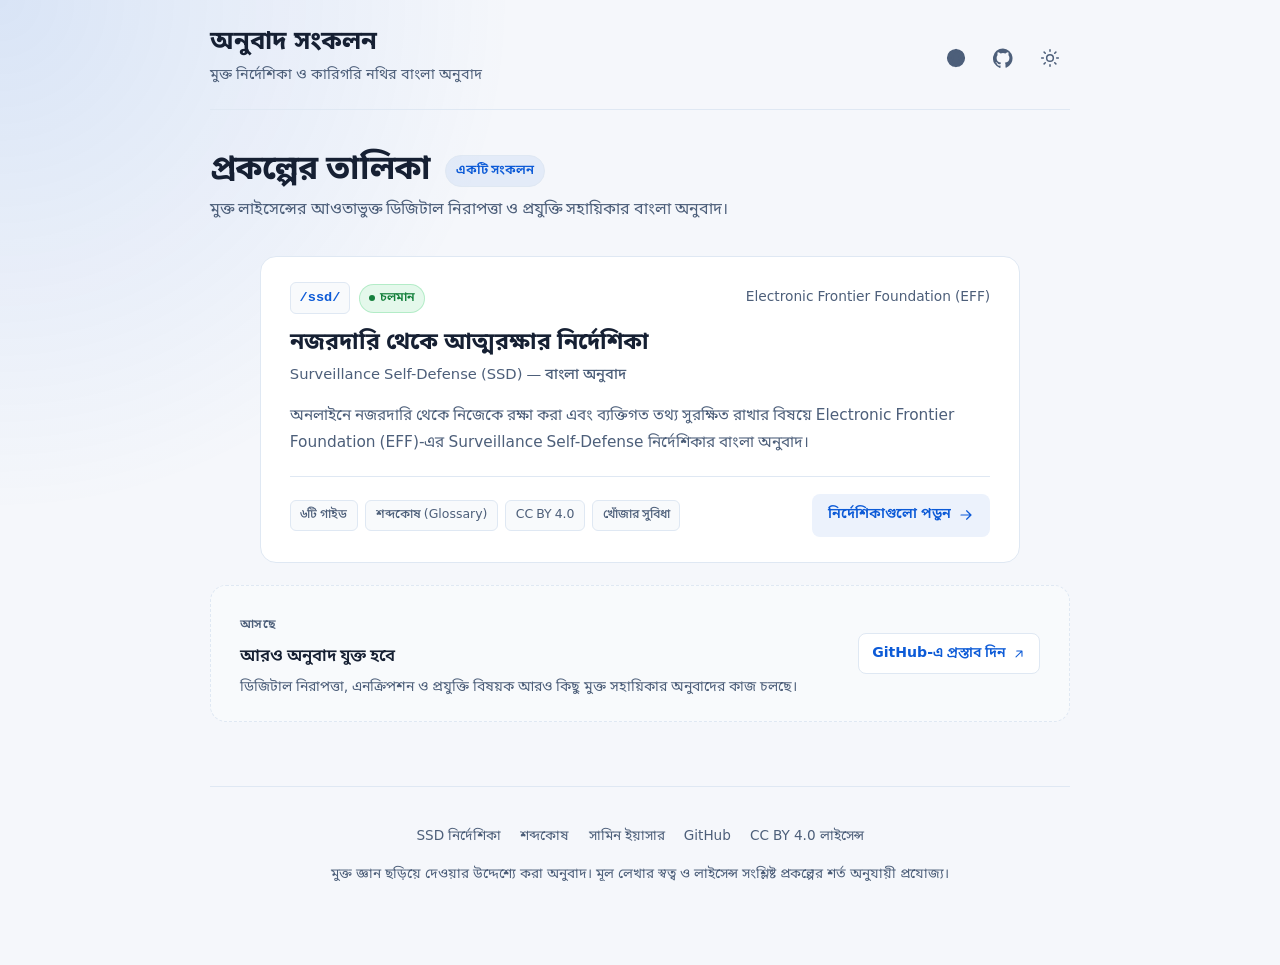
<file: index.html>
<!doctype html>
<html lang="bn">

<head>
  <meta charset="utf-8">
  <meta name="viewport" content="width=device-width, initial-scale=1">
  <meta http-equiv="content-language" content="bn">
  <title>বাংলা অনুবাদ সংকলন — সামিন ইয়াসার</title>
  <meta name="description"
    content="ডিজিটাল নিরাপত্তা, গোপনীয়তা ও প্রযুক্তি বিষয়ক মুক্ত সহায়িকার বাংলা অনুবাদ। EFF-এর Surveillance Self-Defense (SSD) নির্দেশিকাসহ আরও কিছু মুক্ত প্রকল্পের বাংলা সংস্করণ।">
  <meta name="keywords"
    content="মুক্ত অনুবাদ, বাংলা অনুবাদ, Surveillance Self-Defense, SSD বাংলা, EFF SSD, ডিজিটাল নিরাপত্তা বাংলা, সাইবার নিরাপত্তা, সামিন ইয়াসার, Samin Yasar, Bengali Translations">
  <meta name="author" content="সামিন ইয়াসার (Samin Yasar)">
  <meta name="robots" content="index, follow, max-snippet:-1, max-image-preview:large, max-video-preview:-1">
  <link rel="canonical" href="https://translation.samin-yasar.dev/">
  <link rel="alternate" hreflang="bn" href="https://translation.samin-yasar.dev/">
  <link rel="stylesheet" href="/assets/style.css">

  <meta property="og:site_name" content="বাংলা অনুবাদ সংকলন — সামিন ইয়াসার">
  <meta property="og:type" content="website">
  <meta property="og:title" content="বাংলা অনুবাদ সংকলন — সামিন ইয়াসার">
  <meta property="og:description"
    content="ডিজিটাল নিরাপত্তা, গোপনীয়তা ও প্রযুক্তি বিষয়ক মুক্ত সহায়িকার বাংলা অনুবাদ।">
  <meta property="og:url" content="https://translation.samin-yasar.dev/">
  <meta property="og:locale" content="bn_BD">

  <meta name="twitter:card" content="summary">
  <meta name="twitter:title" content="বাংলা অনুবাদ সংকলন — সামিন ইয়াসার">
  <meta name="twitter:description"
    content="ডিজিটাল নিরাপত্তা, গোপনীয়তা ও প্রযুক্তি বিষয়ক মুক্ত সহায়িকার বাংলা অনুবাদ।">

  <script type="application/ld+json">
    {
      "@context": "https://schema.org",
      "@graph": [
        {
          "@type": "WebSite",
          "@id": "https://translation.samin-yasar.dev/#website",
          "url": "https://translation.samin-yasar.dev/",
          "name": "বাংলা অনুবাদ সংকলন — সামিন ইয়াসার",
          "alternateName": [
            "Translations by Samin Yasar",
            "Open-Source Bengali Translations Catalog",
            "অনুবাদ সংকলন"
          ],
          "description": "ডিজিটাল নিরাপত্তা, গোপনীয়তা ও প্রযুক্তি বিষয়ক মুক্ত সহায়িকার বাংলা অনুবাদ।",
          "inLanguage": "bn",
          "author": {
            "@type": "Person",
            "name": "সামিন ইয়াসার (Samin Yasar)",
            "url": "https://samin-yasar.dev"
          }
        },
        {
          "@type": "CollectionPage",
          "@id": "https://translation.samin-yasar.dev/#webpage",
          "url": "https://translation.samin-yasar.dev/",
          "name": "অনুবাদ প্রকল্পের তালিকা — সামিন ইয়াসার",
          "description": "মুক্ত সহায়িকার বাংলা অনুবাদ সংকলন।",
          "isPartOf": {
            "@id": "https://translation.samin-yasar.dev/#website"
          },
          "inLanguage": "bn",
          "hasPart": [
            {
              "@type": "CreativeWorkSeries",
              "name": "নজরদারি থেকে আত্মরক্ষার নির্দেশিকা (Surveillance Self-Defense)",
              "alternateName": "EFF SSD Bengali Translation",
              "url": "https://translation.samin-yasar.dev/ssd/",
              "description": "Electronic Frontier Foundation (EFF)-এর Surveillance Self-Defense নির্দেশিকার স্বতন্ত্র বাংলা অনুবাদ।"
            }
          ]
        }
      ]
    }
  </script>

  <script>
    (() => {
      const savedTheme = localStorage.getItem("theme");
      const prefersDark = window.matchMedia("(prefers-color-scheme: dark)").matches;
      document.documentElement.dataset.theme = savedTheme || (prefersDark ? "dark" : "light");
    })();
  </script>
</head>

<body>
  <a class="skip-link" href="#main">মূল অংশে যান</a>
  <div class="site-shell catalogue-shell">
    <header class="site-header" aria-label="সাইট নেভিগেশন">
      <div class="brand-block">
        <a class="brand" href="/">অনুবাদ সংকলন</a>
        <p class="tagline">মুক্ত নির্দেশিকা ও কারিগরি নথির বাংলা অনুবাদ</p>
      </div>
      <div class="header-actions">
        <a class="icon-link" href="https://samin-yasar.dev" target="_blank" rel="noopener noreferrer"
          aria-label="সামিন ইয়াসারের ব্যক্তিগত ওয়েবসাইট" title="samin-yasar.dev">
          <svg viewBox="0 0 24 24" fill="none" stroke="currentColor" stroke-width="1.8" stroke-linecap="round"
            stroke-linejoin="round" aria-hidden="true">
            <circle cx="12" cy="12" r="10" />
            <line x1="2" y1="12" x2="22" y2="12" />
            <path d="M12 2a15.3 15.3 0 0 1 4 10 15.3 15.3 0 0 1-4 10 15.3 15.3 0 0 1-4-10 15.3 15.3 0 0 1 4-10z" />
          </svg>
        </a>
        <a class="icon-link" href="https://github.com/Samin-yasar/translation" target="_blank" rel="noopener noreferrer"
          aria-label="GitHub রিপোজিটরি" title="GitHub রিপোজিটরি">
          <svg viewBox="0 0 24 24" aria-hidden="true">
            <path
              d="M12 .5a12 12 0 0 0-3.79 23.39c.6.11.82-.26.82-.58v-2.25c-3.34.73-4.04-1.61-4.04-1.61-.55-1.39-1.34-1.76-1.34-1.76-1.09-.75.08-.74.08-.74 1.2.09 1.84 1.24 1.84 1.24 1.07 1.84 2.8 1.31 3.48 1 .11-.78.42-1.31.76-1.61-2.67-.3-5.47-1.34-5.47-5.95 0-1.31.47-2.38 1.24-3.22-.13-.3-.54-1.52.12-3.18 0 0 1.01-.32 3.3 1.23a11.5 11.5 0 0 1 6 0c2.29-1.55 3.3-1.23 3.3-1.23.66 1.66.25 2.88.12 3.18.77.84 1.24 1.91 1.24 3.22 0 4.62-2.8 5.64-5.48 5.94.43.37.81 1.1.81 2.22v3.29c0 .32.22.69.83.57A12 12 0 0 0 12 .5Z" />
          </svg>
        </a>
        <button class="theme-toggle" type="button" aria-label="ডার্ক থিম চালু করুন" title="ডার্ক থিম">
          <svg class="theme-icon theme-icon-sun" viewBox="0 0 24 24" aria-hidden="true">
            <circle cx="12" cy="12" r="4" />
            <path
              d="M12 2v2M12 20v2M4.93 4.93l1.41 1.41M17.66 17.66l1.41 1.41M2 12h2M20 12h2M4.93 19.07l1.41-1.41M17.66 6.34l1.41-1.41" />
          </svg>
          <svg class="theme-icon theme-icon-moon" viewBox="0 0 24 24" aria-hidden="true">
            <path d="M20.5 15.5A8.5 8.5 0 0 1 8.5 3.5 8.5 8.5 0 1 0 20.5 15.5Z" />
          </svg>
        </button>
      </div>
    </header>

    <main id="main" class="page-content catalogue-main">
      <div class="catalogue-header">
        <div class="catalogue-title-wrap">
          <h1 class="catalogue-title">প্রকল্পের তালিকা</h1>
          <span class="catalogue-count">একটি সংকলন</span>
        </div>
        <p class="catalogue-sub">মুক্ত লাইসেন্সের আওতাভুক্ত ডিজিটাল নিরাপত্তা ও প্রযুক্তি সহায়িকার বাংলা অনুবাদ।</p>
      </div>

      <div class="catalogue-list">
        <!-- SSD Project Item -->
        <article class="catalogue-card">
          <div class="catalogue-card-top">
            <div class="catalogue-card-path">
              <code>/ssd/</code>
              <span class="catalogue-badge-active">
                <span class="catalogue-badge-dot"></span>
                চলমান
              </span>
            </div>
            <span class="catalogue-source">Electronic Frontier Foundation (EFF)</span>
          </div>

          <div class="catalogue-card-body">
            <h2 class="catalogue-card-title">
              <a href="/ssd/">নজরদারি থেকে আত্মরক্ষার নির্দেশিকা</a>
            </h2>
            <p class="catalogue-card-en">Surveillance Self-Defense (SSD) — বাংলা অনুবাদ</p>
            <p class="catalogue-card-desc">
              অনলাইনে নজরদারি থেকে নিজেকে রক্ষা করা এবং ব্যক্তিগত তথ্য সুরক্ষিত রাখার বিষয়ে Electronic Frontier
              Foundation (EFF)-এর Surveillance Self-Defense নির্দেশিকার বাংলা অনুবাদ।
            </p>
          </div>

          <div class="catalogue-card-meta">
            <div class="catalogue-tags">
              <span class="catalogue-tag">৬টি গাইড</span>
              <span class="catalogue-tag">শব্দকোষ (Glossary)</span>
              <span class="catalogue-tag">CC BY 4.0</span>
              <span class="catalogue-tag">খোঁজার সুবিধা</span>
            </div>
            <a class="catalogue-link-btn" href="/ssd/">
              <span>নির্দেশিকাগুলো পড়ুন</span>
              <svg viewBox="0 0 20 20" fill="currentColor" width="16" height="16" aria-hidden="true">
                <path fill-rule="evenodd"
                  d="M3 10a.75.75 0 0 1 .75-.75h10.638L10.23 5.29a.75.75 0 1 1 1.04-1.08l5.5 5.25a.75.75 0 0 1 0 1.08l-5.5 5.25a.75.75 0 1 1-1.04-1.08l4.158-3.96H3.75A.75.75 0 0 1 3 10Z"
                  clip-rule="evenodd" />
              </svg>
            </a>
          </div>
        </article>

        <!-- Future / Roadmap Card -->
        <div class="catalogue-card-future">
          <div class="catalogue-future-content">
            <span class="catalogue-future-badge">আসছে</span>
            <h2 class="catalogue-future-title">আরও অনুবাদ যুক্ত হবে</h2>
            <p class="catalogue-future-desc">
              ডিজিটাল নিরাপত্তা, এনক্রিপশন ও প্রযুক্তি বিষয়ক আরও কিছু মুক্ত সহায়িকার অনুবাদের কাজ চলছে।
            </p>
          </div>
          <a class="catalogue-future-link" href="https://github.com/Samin-yasar/translation" target="_blank"
            rel="noopener noreferrer">
            <span>GitHub-এ প্রস্তাব দিন</span>
            <svg viewBox="0 0 20 20" fill="currentColor" width="14" height="14" aria-hidden="true">
              <path fill-rule="evenodd"
                d="M5.22 14.78a.75.75 0 0 0 1.06 0l7.22-7.22v5.69a.75.75 0 0 0 1.5 0v-7.5a.75.75 0 0 0-.75-.75h-7.5a.75.75 0 0 0 0 1.5h5.69l-7.22 7.22a.75.75 0 0 0 0 1.06Z"
                clip-rule="evenodd" />
            </svg>
          </a>
        </div>
      </div>
    </main>

    <footer>
      <ul class="footer-nav" aria-label="ফুটার নেভিগেশন">
        <li><a href="/ssd/">SSD নির্দেশিকা</a></li>
        <li><a href="/ssd/glossary/">শব্দকোষ</a></li>
        <li><a href="https://samin-yasar.dev" target="_blank" rel="noopener noreferrer">সামিন ইয়াসার</a></li>
        <li><a href="https://github.com/Samin-yasar/translation" target="_blank" rel="noopener noreferrer">GitHub</a>
        </li>
        <li><a href="https://creativecommons.org/licenses/by/4.0/" target="_blank" rel="noopener noreferrer">CC BY 4.0
            লাইসেন্স</a></li>
      </ul>
      <p>মুক্ত জ্ঞান ছড়িয়ে দেওয়ার উদ্দেশ্যে করা অনুবাদ। মূল লেখার স্বত্ব ও লাইসেন্স সংশ্লিষ্ট প্রকল্পের শর্ত অনুযায়ী
        প্রযোজ্য।</p>
    </footer>
  </div>
  <script src="/assets/main.js"></script>
</body>

</html>
</file>
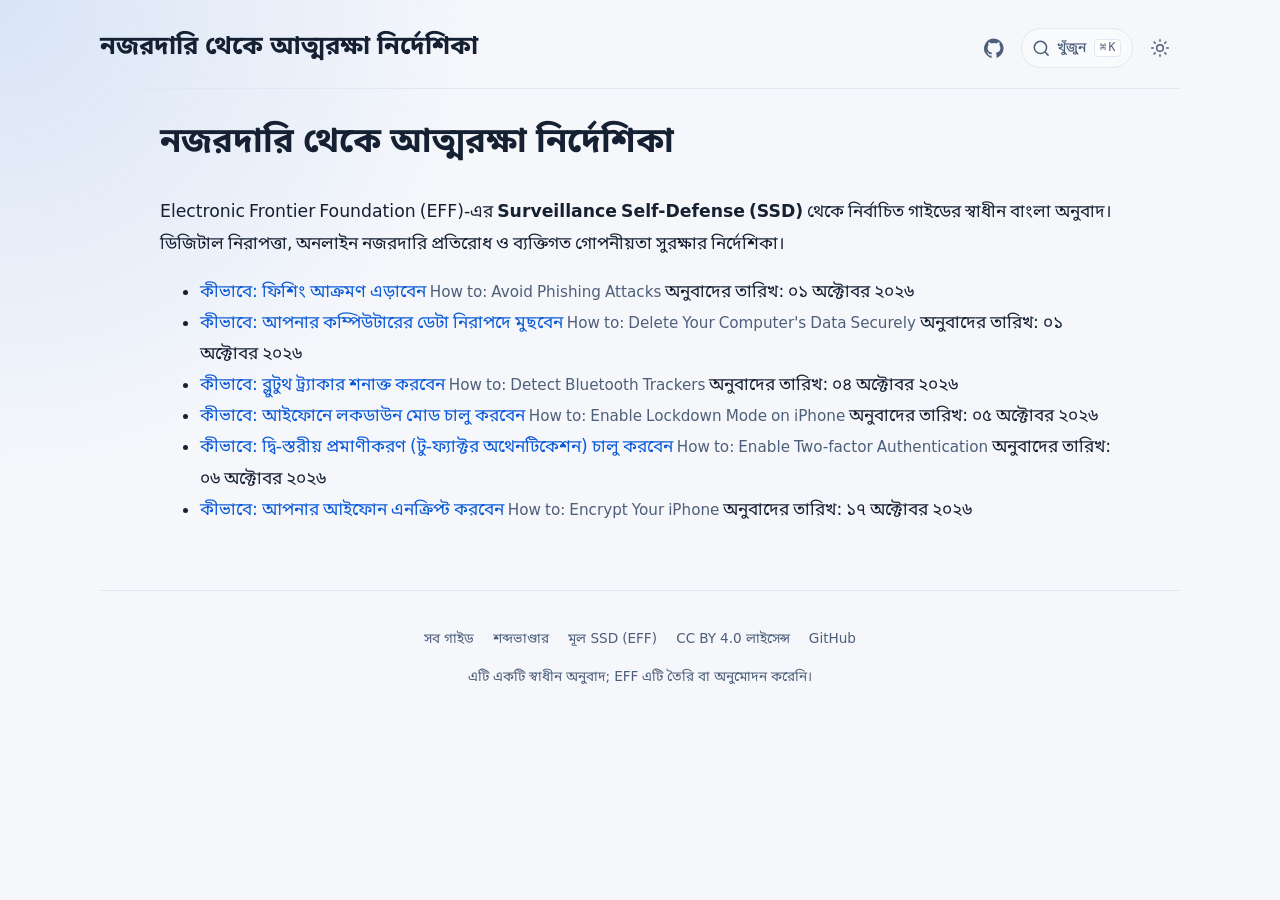
<file: ssd/index.html>
<!doctype html>
<html lang="bn">

<head>
  <meta charset="utf-8">
  <meta name="viewport" content="width=device-width, initial-scale=1">
  <meta http-equiv="content-language" content="bn">
  <title>নজরদারি থেকে আত্মরক্ষা নির্দেশিকা (Surveillance Self-Defense) — SSD বাংলা অনুবাদ</title>
  <meta name="description"
    content="ইলেকট্রনিক ফ্রন্টিয়ার ফাউন্ডেশন (EFF)-এর Surveillance Self-Defense (SSD) থেকে নির্বাচিত গাইডের স্বাধীন বাংলা অনুবাদ। ফিশিং প্রতিরোধ, ডেটা মুছে ফেলা, ব্লুটুথ ট্র্যাকার শনাক্তকরণ, আইফোন লকডাউন মোড ও টু-ফ্যাক্টর অথেনটিকেশন (2FA) নিয়ে নির্দেশিকা।">
  <meta name="keywords"
    content="নজরদারি থেকে আত্মরক্ষা, নজরদারি থেকে আত্মরক্ষা নির্দেশিকা, Surveillance Self-Defense, SSD Bengali Translation, SSD Bengali, Surveillance Self Defense Bangla, EFF SSD Bangla, ডিজিটাল নিরাপত্তা বাংলা, সাইবার নিরাপত্তা নির্দেশিকা, ফিশিং প্রতিরোধ, টু-ফ্যাক্টর প্রমাণীকরণ, ব্লুটুথ ট্র্যাকার শনাক্ত, আইফোন লকডাউন মোড, ডেটা মুছে ফেলা, privacy guides bengali, cyber security bengali">
  <meta name="author" content="Electronic Frontier Foundation (EFF), অনুবাদক: সামিন ইয়াসার">
  <meta name="robots" content="index, follow, max-snippet:-1, max-image-preview:large, max-video-preview:-1">
  <link rel="canonical" href="https://translation.samin-yasar.dev/ssd/">
  <link rel="alternate" hreflang="bn" href="https://translation.samin-yasar.dev/ssd/">
  <link rel="alternate" hreflang="en" href="https://ssd.eff.org/">
  <link rel="stylesheet" href="/assets/style.css">

  <meta property="og:site_name" content="নজরদারি থেকে আত্মরক্ষা নির্দেশিকা — SSD বাংলা অনুবাদ">
  <meta property="og:type" content="website">
  <meta property="og:title" content="নজরদারি থেকে আত্মরক্ষা নির্দেশিকা (Surveillance Self-Defense) — SSD বাংলা অনুবাদ">
  <meta property="og:description"
    content="EFF-এর Surveillance Self-Defense থেকে নির্বাচিত গাইডের স্বাধীন বাংলা অনুবাদ। ডিজিটাল নিরাপত্তা ও নজরদারি প্রতিরোধ বিষয়ক উন্মুক্ত নির্দেশিকা।">
  <meta property="og:url" content="https://translation.samin-yasar.dev/ssd/">
  <meta property="og:locale" content="bn_BD">

  <meta name="twitter:card" content="summary">
  <meta name="twitter:title" content="নজরদারি থেকে আত্মরক্ষা নির্দেশিকা (Surveillance Self-Defense) — SSD বাংলা অনুবাদ">
  <meta name="twitter:description"
    content="EFF-এর Surveillance Self-Defense থেকে নির্বাচিত গাইডের স্বাধীন বাংলা অনুবাদ। ডিজিটাল নিরাপত্তা ও নজরদারি প্রতিরোধ বিষয়ক উন্মুক্ত নির্দেশিকা।">

  <script type="application/ld+json">
    {
      "@context": "https://schema.org",
      "@graph": [
        {
          "@type": "WebSite",
          "@id": "https://translation.samin-yasar.dev/#website",
          "url": "https://translation.samin-yasar.dev/",
          "name": "নজরদারি থেকে আত্মরক্ষা নির্দেশিকা — SSD বাংলা অনুবাদ",
          "alternateName": [
            "Surveillance Self-Defense Bengali Translation",
            "SSD Bengali Translation",
            "SSD Bengali",
            "Surveillance Self-Defense বাংলা অনুবাদ",
            "নজরদারি থেকে আত্মরক্ষা (SSD বাংলা)",
            "EFF SSD Bangla",
            "EFF Surveillance Self-Defense in Bengali",
            "ডিজিটাল নিরাপত্তা ও নজরদারি থেকে আত্মরক্ষা নির্দেশিকা"
          ],
          "description": "ইলেকট্রনিক ফ্রন্টিয়ার ফাউন্ডেশন (EFF)-এর Surveillance Self-Defense (SSD) থেকে নির্বাচিত গাইডের স্বাধীন বাংলা অনুবাদ।",
          "inLanguage": "bn",
          "publisher": {
            "@type": "Organization",
            "name": "Surveillance Self-Defense Bengali Translation",
            "url": "https://translation.samin-yasar.dev/"
          }
        },
        {
          "@type": "CollectionPage",
          "@id": "https://translation.samin-yasar.dev/ssd/#webpage",
          "url": "https://translation.samin-yasar.dev/ssd/",
          "name": "নজরদারি থেকে আত্মরক্ষা নির্দেশিকা (Surveillance Self-Defense) — SSD বাংলা অনুবাদ",
          "description": "EFF-এর Surveillance Self-Defense নির্দেশিকাগুলোর স্বাধীন বাংলা অনুবাদ।",
          "isPartOf": {
            "@id": "https://translation.samin-yasar.dev/#website"
          },
          "inLanguage": "bn",
          "hasPart": [
            {
              "@type": "TechArticle",
              "name": "কীভাবে: ফিশিং আক্রমণ এড়াবেন",
              "headline": "কীভাবে: ফিশিং আক্রমণ এড়াবেন — বাংলা অনুবাদ",
              "alternateName": ["How to Avoid Phishing Attacks in Bengali", "ফিশিং আক্রমণ এড়ানোর নিয়ম"],
              "url": "https://translation.samin-yasar.dev/ssd/how-avoid-phishing-attacks/"
            },
            {
              "@type": "TechArticle",
              "name": "কীভাবে: আপনার কম্পিউটারের ডেটা নিরাপদে মুছবেন",
              "headline": "কীভাবে: আপনার কম্পিউটারের ডেটা নিরাপদে মুছবেন — বাংলা অনুবাদ",
              "alternateName": ["How to Delete Your Computer's Data Securely in Bengali", "কম্পিউটারের ডেটা নিরাপদে মোছার উপায়"],
              "url": "https://translation.samin-yasar.dev/ssd/how-to-delete-your-computers-data-securely/"
            },
            {
              "@type": "TechArticle",
              "name": "কীভাবে: ব্লুটুথ ট্র্যাকার শনাক্ত করবেন",
              "headline": "কীভাবে: ব্লুটুথ ট্র্যাকার শনাক্ত করবেন — বাংলা অনুবাদ",
              "alternateName": ["How to Detect Bluetooth Trackers in Bengali", "ব্লুটুথ ট্র্যাকার শনাক্ত করার নিয়ম"],
              "url": "https://translation.samin-yasar.dev/ssd/how-to-detect-bluetooth-trackers/"
            },
            {
              "@type": "TechArticle",
              "name": "কীভাবে: আইফোনে লকডাউন মোড চালু করবেন",
              "headline": "কীভাবে: আইফোনে লকডাউন মোড চালু করবেন — বাংলা অনুবাদ",
              "alternateName": ["How to: Enable Lockdown Mode on iPhone in Bengali", "আইফোনে লকডাউন মোড চালু করার গাইড"],
              "url": "https://translation.samin-yasar.dev/ssd/how-to-enable-lockdown-mode-on-iphone/"
            },
            {
              "@type": "TechArticle",
              "name": "কীভাবে: দ্বি-স্তরীয় প্রমাণীকরণ (টু-ফ্যাক্টর অথেনটিকেশন) চালু করবেন",
              "headline": "কীভাবে: দ্বি-স্তরীয় প্রমাণীকরণ (টু-ফ্যাক্টর অথেনটিকেশন) চালু করবেন — বাংলা অনুবাদ",
              "alternateName": ["How to Enable Two-factor Authentication in Bengali", "টু-ফ্যাক্টর অথেনটিকেশন চালু করার নিয়ম"],
              "url": "https://translation.samin-yasar.dev/ssd/how-enable-two-factor-authentication/"
            },
            {
              "@type": "TechArticle",
              "name": "কীভাবে: আপনার আইফোন এনক্রিপ্ট করবেন",
              "headline": "কীভাবে: আপনার আইফোন এনক্রিপ্ট করবেন — বাংলা অনুবাদ",
              "alternateName": ["How to: Encrypt Your iPhone in Bengali", "আইফোন এনক্রিপ্ট করার নির্দেশিকা"],
              "url": "https://translation.samin-yasar.dev/ssd/how-encrypt-your-iphone/"
            }
          ]
        },
        {
          "@type": "BreadcrumbList",
          "itemListElement": [
            {
              "@type": "ListItem",
              "position": 1,
              "name": "হোম",
              "item": "https://translation.samin-yasar.dev/ssd/"
            }
          ]
        }
      ]
    }
  </script>

  <script>
    (() => {
      const savedTheme = localStorage.getItem("theme");
      const prefersDark = window.matchMedia("(prefers-color-scheme: dark)").matches;
      document.documentElement.dataset.theme = savedTheme || (prefersDark ? "dark" : "light");
    })();
  </script>
</head>

<body>
  <a class="skip-link" href="#main">মূল কনটেন্টে যান</a>
  <div class="site-shell">
    <header class="site-header" aria-label="সাইট নেভিগেশন">
      <div class="brand-block">
        <a class="brand" href="/ssd/">নজরদারি থেকে আত্মরক্ষা নির্দেশিকা</a>
      </div>
      <div class="header-actions">
        <a class="icon-link" href="https://github.com/Samin-yasar/translation/tree/main/ssd"
          aria-label="GitHub রিপোজিটরি" title="GitHub রিপোজিটরি">
          <svg viewBox="0 0 24 24" aria-hidden="true">
            <path
              d="M12 .5a12 12 0 0 0-3.79 23.39c.6.11.82-.26.82-.58v-2.25c-3.34.73-4.04-1.61-4.04-1.61-.55-1.39-1.34-1.76-1.34-1.76-1.09-.75.08-.74.08-.74 1.2.09 1.84 1.24 1.84 1.24 1.07 1.84 2.8 1.31 3.48 1 .11-.78.42-1.31.76-1.61-2.67-.3-5.47-1.34-5.47-5.95 0-1.31.47-2.38 1.24-3.22-.13-.3-.54-1.52.12-3.18 0 0 1.01-.32 3.3 1.23a11.5 11.5 0 0 1 6 0c2.29-1.55 3.3-1.23 3.3-1.23.66 1.66.25 2.88.12 3.18.77.84 1.24 1.91 1.24 3.22 0 4.62-2.8 5.64-5.48 5.94.43.37.81 1.1.81 2.22v3.29c0 .32.22.69.83.57A12 12 0 0 0 12 .5Z" />
          </svg>
        </a>
        <button class="theme-toggle" type="button" aria-label="ডার্ক থিম চালু করুন" title="ডার্ক থিম">
          <svg class="theme-icon theme-icon-sun" viewBox="0 0 24 24" aria-hidden="true">
            <circle cx="12" cy="12" r="4" />
            <path
              d="M12 2v2M12 20v2M4.93 4.93l1.41 1.41M17.66 17.66l1.41 1.41M2 12h2M20 12h2M4.93 19.07l1.41-1.41M17.66 6.34l1.41-1.41" />
          </svg>
          <svg class="theme-icon theme-icon-moon" viewBox="0 0 24 24" aria-hidden="true">
            <path d="M20.5 15.5A8.5 8.5 0 0 1 8.5 3.5 8.5 8.5 0 1 0 20.5 15.5Z" />
          </svg>
        </button>
      </div>
    </header>

    <main id="main" class="page-content">
      <h1>নজরদারি থেকে আত্মরক্ষা নির্দেশিকা</h1>
      <p class="intro">Electronic Frontier Foundation (EFF)-এর <strong>Surveillance Self-Defense (SSD)</strong> থেকে নির্বাচিত গাইডের স্বাধীন বাংলা অনুবাদ। ডিজিটাল নিরাপত্তা, অনলাইন নজরদারি প্রতিরোধ ও ব্যক্তিগত গোপনীয়তা সুরক্ষার নির্দেশিকা।</p>

      <ul class="guide-list">
        <li>
          <a href="/ssd/how-avoid-phishing-attacks/">কীভাবে: ফিশিং আক্রমণ এড়াবেন</a>
          <span class="english-title">How to: Avoid Phishing Attacks</span>
          <span class="date">অনুবাদের তারিখ: ০১ অক্টোবর ২০২৬</span>
        </li>
        <li>
          <a href="/ssd/how-to-delete-your-computers-data-securely/">কীভাবে: আপনার কম্পিউটারের ডেটা নিরাপদে মুছবেন</a>
          <span class="english-title">How to: Delete Your Computer's Data Securely</span>
          <span class="date">অনুবাদের তারিখ: ০১ অক্টোবর ২০২৬</span>
        </li>
        <li>
          <a href="/ssd/how-to-detect-bluetooth-trackers/">কীভাবে: ব্লুটুথ ট্র্যাকার শনাক্ত করবেন</a>
          <span class="english-title">How to: Detect Bluetooth Trackers</span>
          <span class="date">অনুবাদের তারিখ: ০৪ অক্টোবর ২০২৬</span>
        </li>
        <li>
          <a href="/ssd/how-to-enable-lockdown-mode-on-iphone/">কীভাবে: আইফোনে লকডাউন মোড চালু করবেন</a>
          <span class="english-title">How to: Enable Lockdown Mode on iPhone</span>
          <span class="date">অনুবাদের তারিখ: ০৫ অক্টোবর ২০২৬</span>
        </li>
        <li>
          <a href="/ssd/how-enable-two-factor-authentication/">কীভাবে: দ্বি-স্তরীয় প্রমাণীকরণ (টু-ফ্যাক্টর অথেনটিকেশন) চালু করবেন</a>
          <span class="english-title">How to: Enable Two-factor Authentication</span>
          <span class="date">অনুবাদের তারিখ: ০৬ অক্টোবর ২০২৬</span>
        </li>
        <li>
          <a href="/ssd/how-encrypt-your-iphone/">কীভাবে: আপনার আইফোন এনক্রিপ্ট করবেন</a>
          <span class="english-title">How to: Encrypt Your iPhone</span>
          <span class="date">অনুবাদের তারিখ: ১৭ অক্টোবর ২০২৬</span>
        </li>
      </ul>
    </main>

    <footer>
      <ul class="footer-nav" aria-label="ফুটার নেভিগেশন">
        <li><a href="/ssd/">সব গাইড</a></li>
        <li><a href="/ssd/glossary/">শব্দভাণ্ডার</a></li>
        <li><a href="https://ssd.eff.org/" rel="noopener noreferrer">মূল SSD (EFF)</a></li>
        <li><a href="https://creativecommons.org/licenses/by/4.0/" rel="noopener noreferrer">CC BY 4.0 লাইসেন্স</a></li>
        <li><a href="https://github.com/Samin-yasar/translation" rel="noopener noreferrer">GitHub</a></li>
      </ul>
      <p>এটি একটি স্বাধীন অনুবাদ; EFF এটি তৈরি বা অনুমোদন করেনি।</p>
    </footer>
  </div>
  <script src="/assets/main.js"></script>
</body>

</html>
</file>
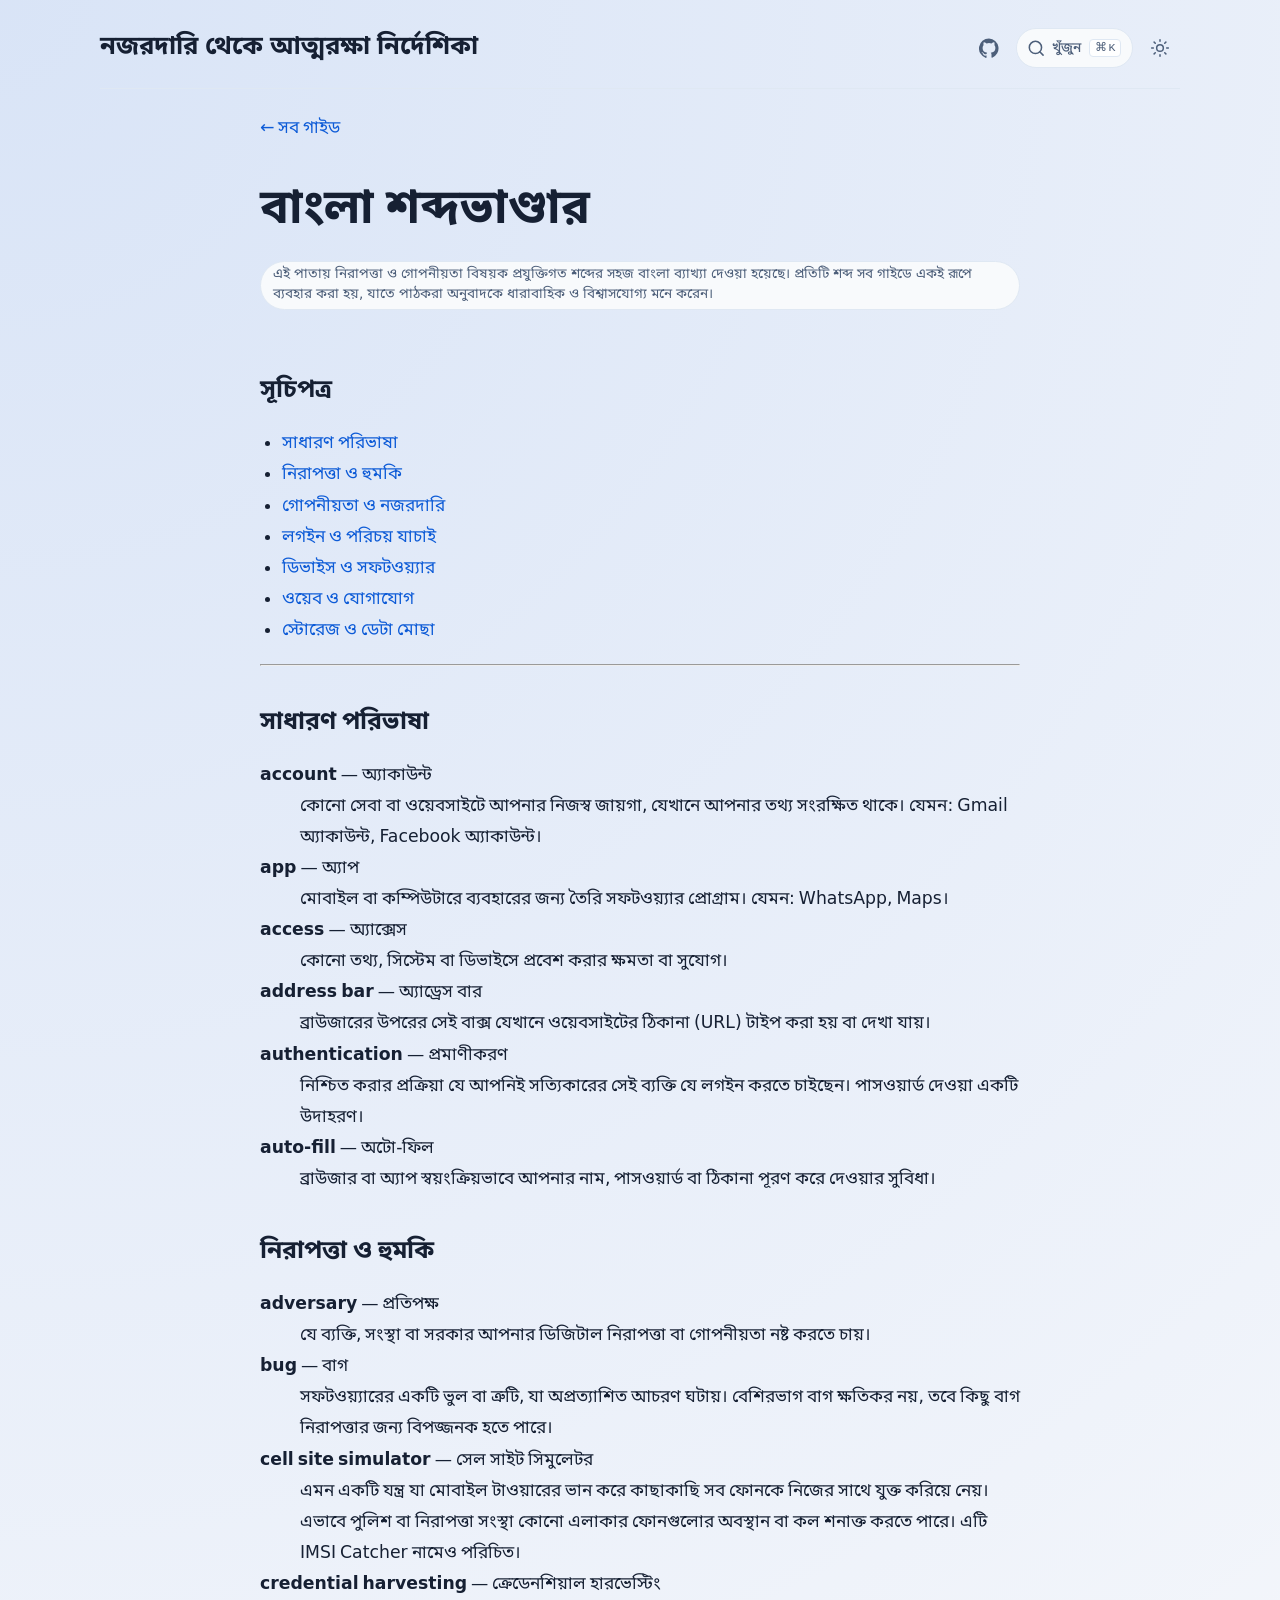
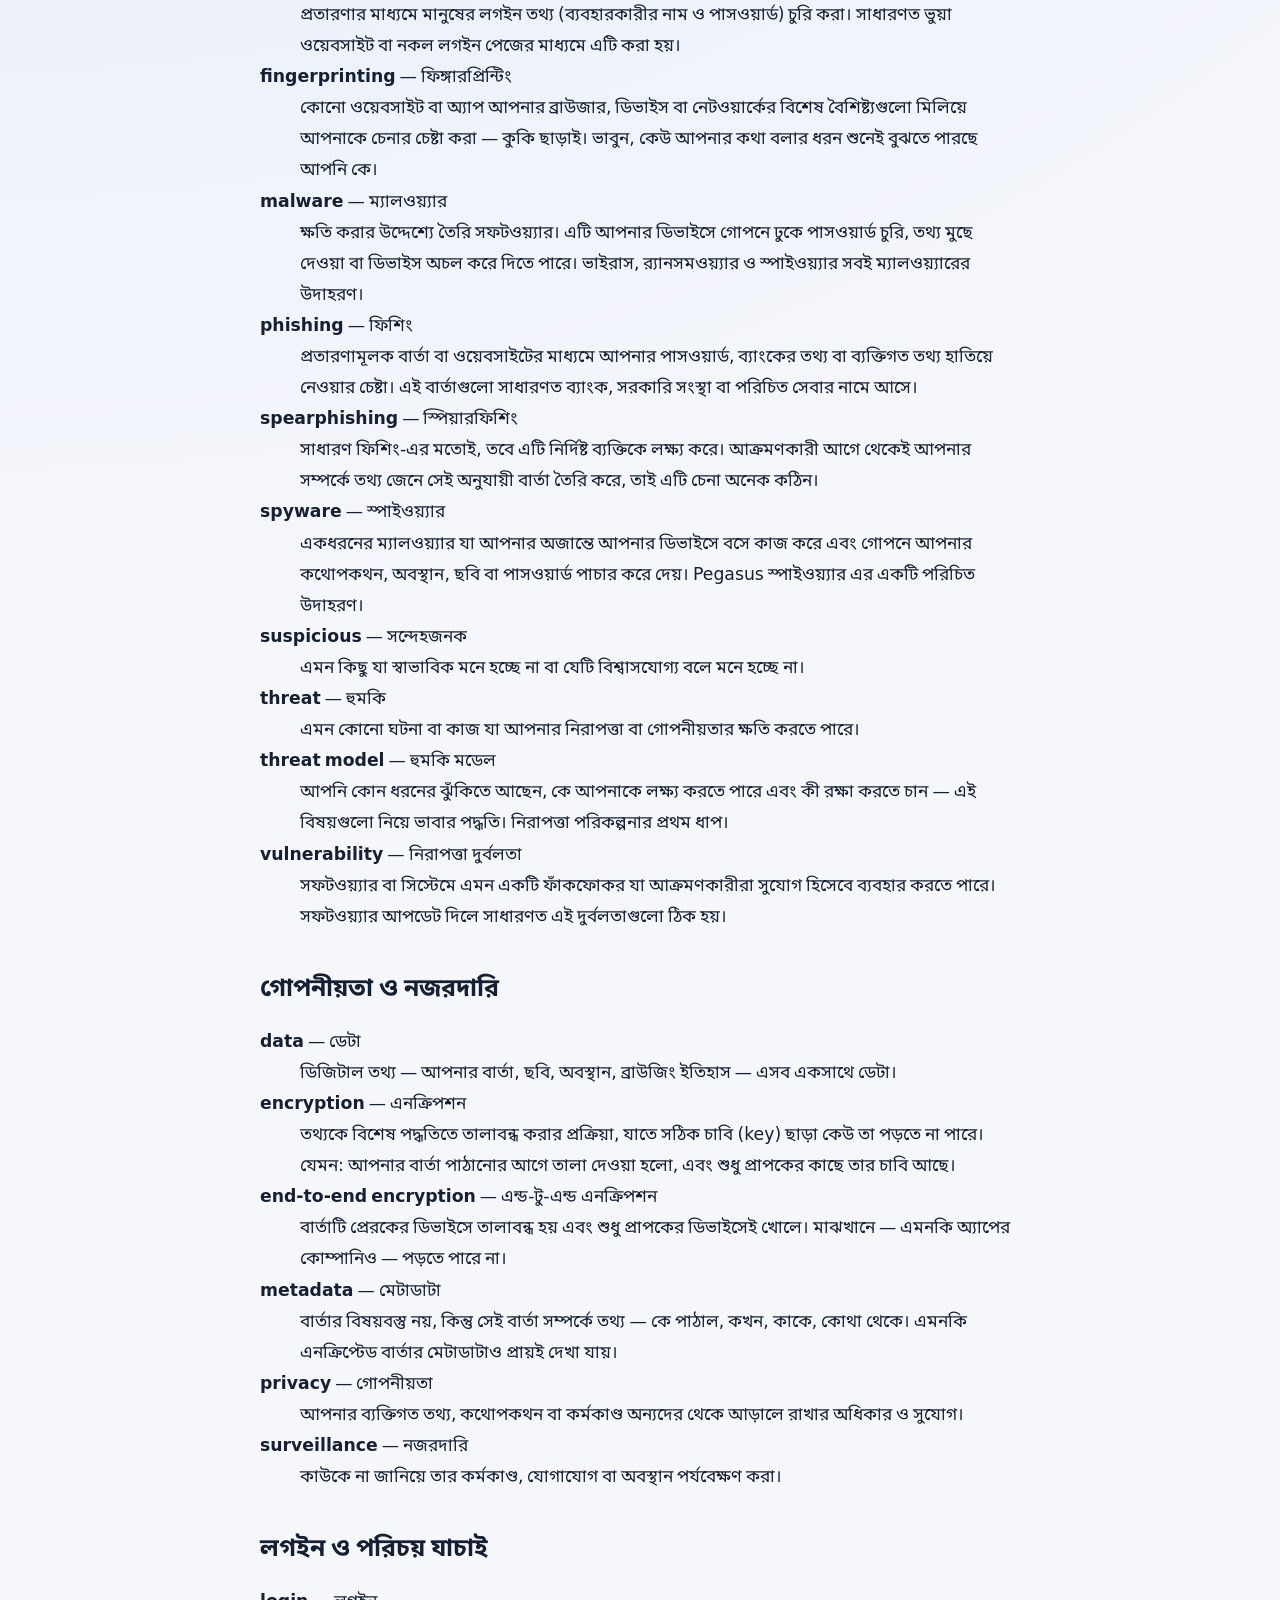
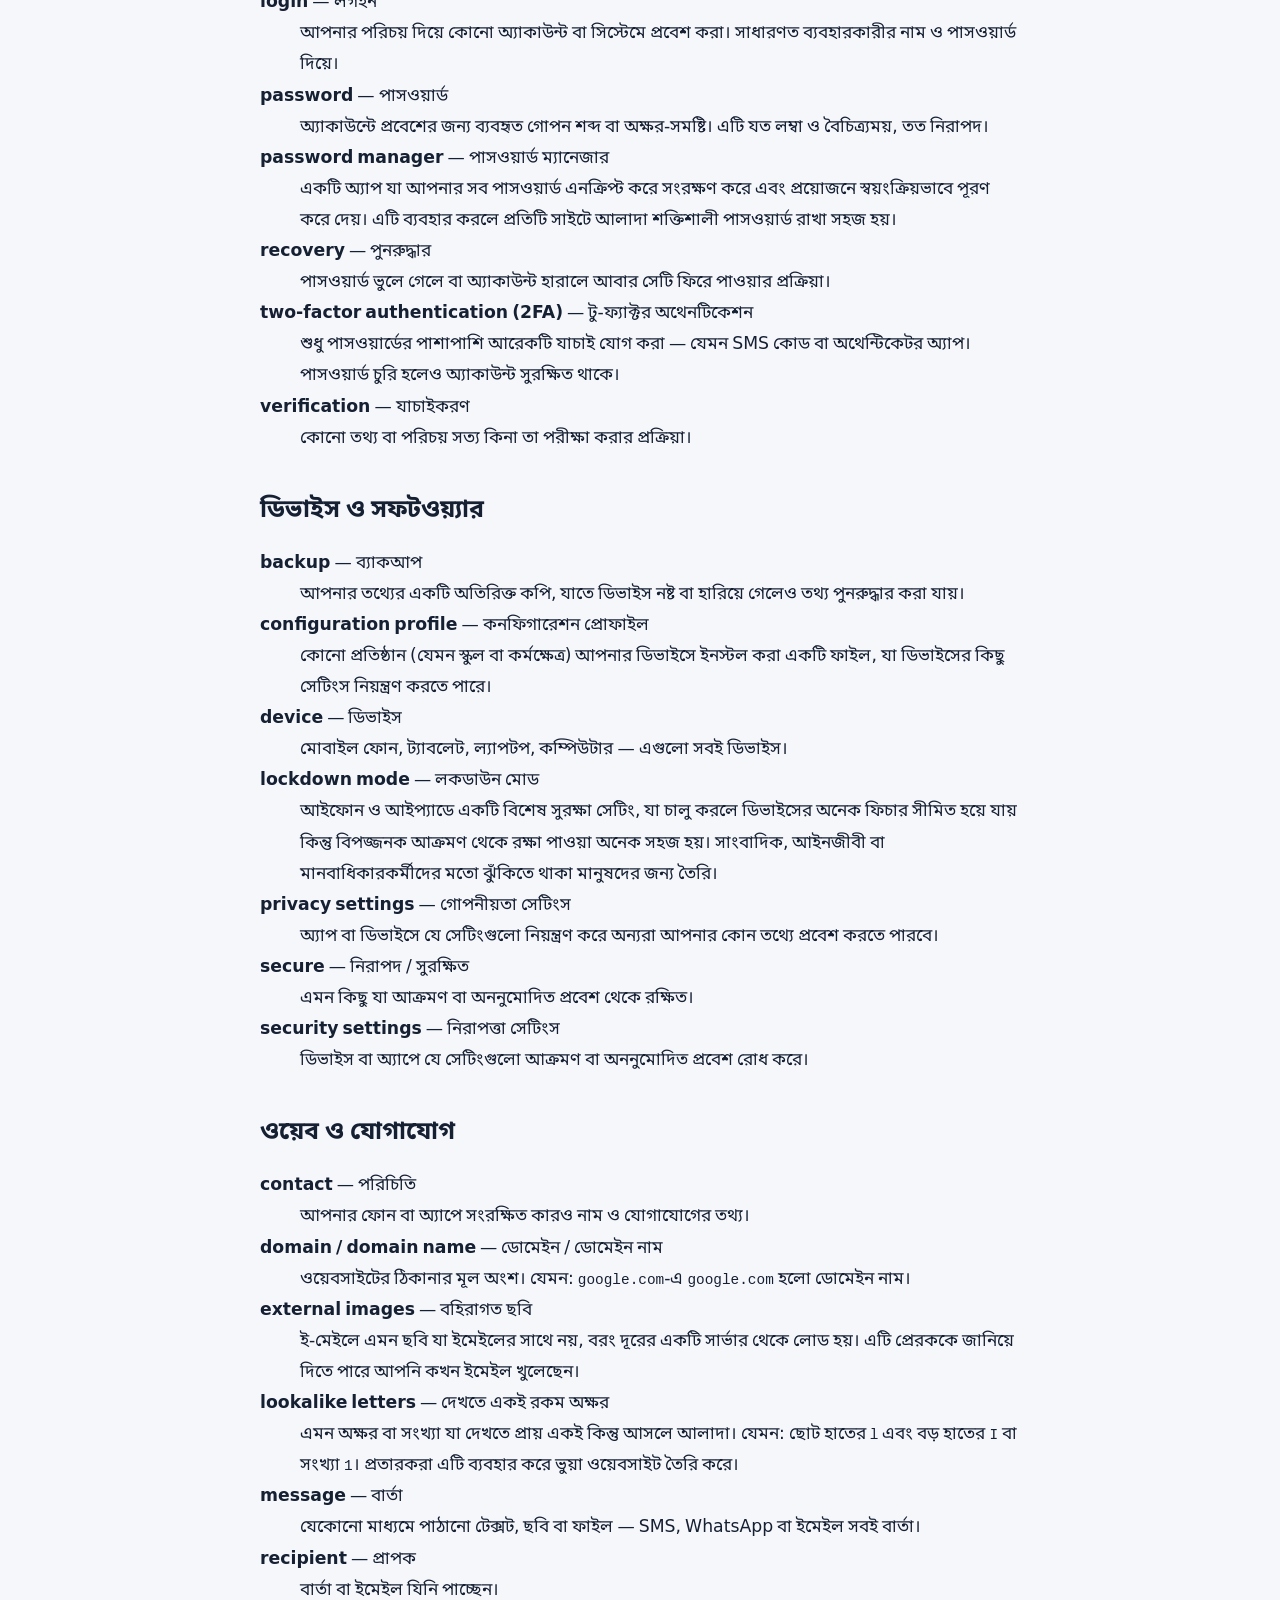
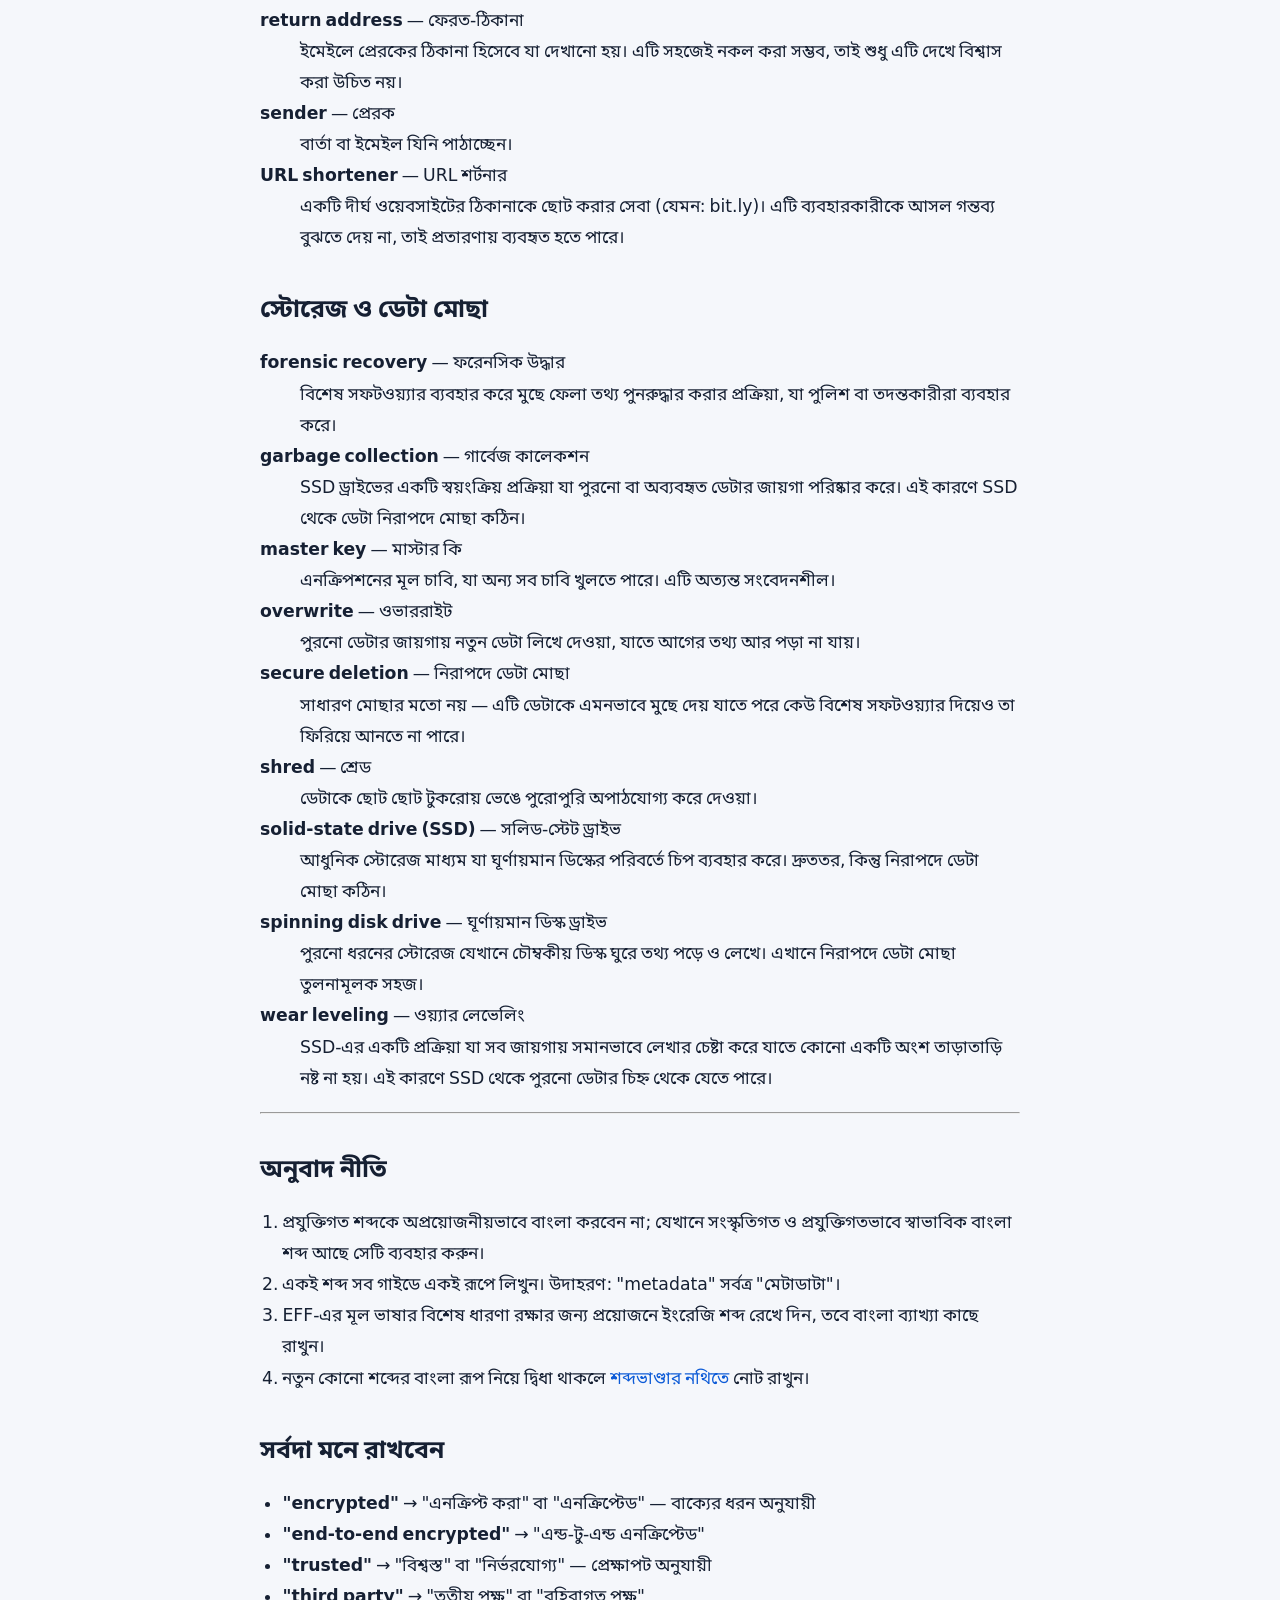
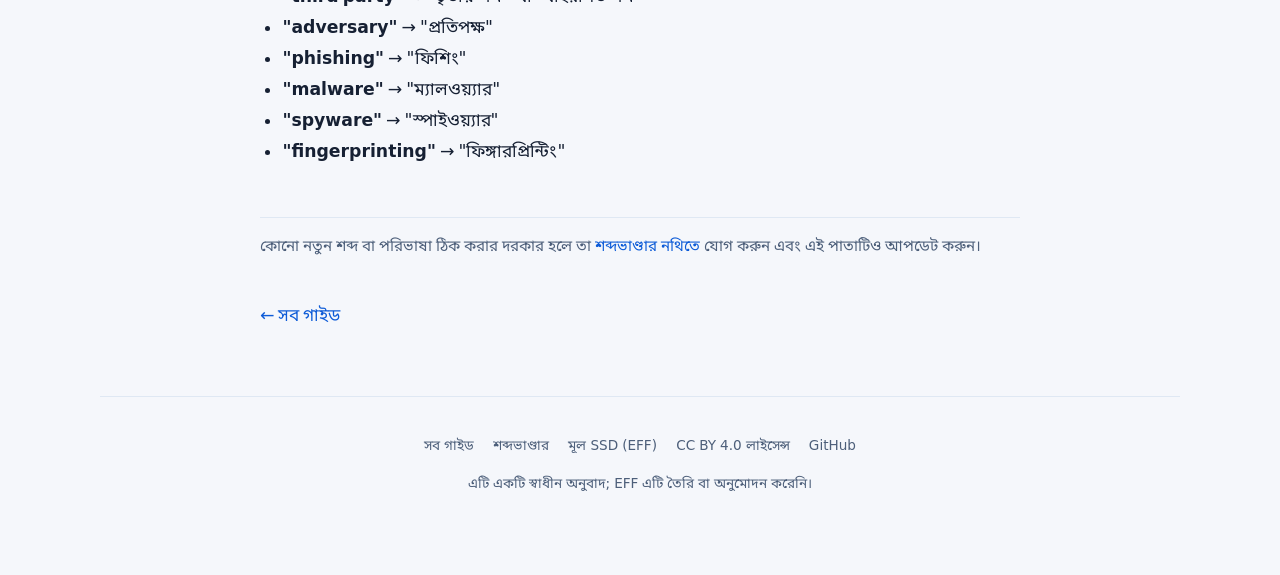
<file: ssd/glossary/index.html>
<!doctype html>
<html lang="bn">

<head>
  <meta charset="utf-8">
  <meta name="viewport" content="width=device-width, initial-scale=1">
  <meta http-equiv="content-language" content="bn">
  <title>বাংলা শব্দভাণ্ডার (Glossary) — Surveillance Self-Defense (SSD) বাংলা অনুবাদ</title>
  <meta name="description"
    content="ডিজিটাল নিরাপত্তা, ব্যক্তিগত গোপনীয়তা ও নজরদারি বিষয়ক প্রযুক্তিগত পরিভাষার সহজ বাংলা ব্যাখ্যা ও শব্দকোষ — EFF Surveillance Self-Defense (SSD) বাংলা অনুবাদ।">
  <meta name="keywords"
    content="বাংলা শব্দভাণ্ডার, সাইবার নিরাপত্তা পরিভাষা, ডিজিটাল নিরাপত্তা শব্দকোষ, প্রযুক্তি শব্দকোষ বাংলা, এনক্রিপশন বাংলা, ম্যালওয়্যার, স্পাইওয়্যার, ফিশিং, cybersecurity terms in bengali, tech glossary bangla, ssd bengali glossary, ssd bengali translation, eff ssd bangla">
  <meta name="author" content="Electronic Frontier Foundation (EFF), অনুবাদক: সামিন ইয়াসার">
  <meta name="robots" content="index, follow, max-snippet:-1, max-image-preview:large, max-video-preview:-1">
  <link rel="canonical" href="https://translation.samin-yasar.dev/ssd/glossary/">
  <link rel="alternate" hreflang="bn" href="https://translation.samin-yasar.dev/ssd/glossary/">
  <link rel="alternate" hreflang="en" href="https://ssd.eff.org/glossary">
  <link rel="stylesheet" href="/assets/style.css">

  <meta property="og:site_name" content="নজরদারি থেকে আত্মরক্ষা নির্দেশিকা — SSD বাংলা অনুবাদ">
  <meta property="og:type" content="article">
  <meta property="og:title" content="বাংলা শব্দভাণ্ডার (Glossary) — Surveillance Self-Defense (SSD) বাংলা অনুবাদ">
  <meta property="og:description"
    content="ডিজিটাল নিরাপত্তা, ব্যক্তিগত গোপনীয়তা ও নজরদারি বিষয়ক প্রযুক্তিগত পরিভাষার সহজ বাংলা ব্যাখ্যা ও শব্দকোষ।">
  <meta property="og:url" content="https://translation.samin-yasar.dev/ssd/glossary/">
  <meta property="og:locale" content="bn_BD">

  <meta name="twitter:card" content="summary">
  <meta name="twitter:title" content="বাংলা শব্দভাণ্ডার (Glossary) — Surveillance Self-Defense (SSD) বাংলা অনুবাদ">
  <meta name="twitter:description"
    content="ডিজিটাল নিরাপত্তা, ব্যক্তিগত গোপনীয়তা ও নজরদারি বিষয়ক প্রযুক্তিগত পরিভাষার সহজ বাংলা ব্যাখ্যা ও শব্দকোষ।">

  <script type="application/ld+json">
    {
      "@context": "https://schema.org",
      "@graph": [
        {
          "@type": "DefinedTermSet",
          "@id": "https://translation.samin-yasar.dev/ssd/glossary/#glossary",
          "name": "ডিজিটাল নিরাপত্তা ও নজরদারি পরিভাষা শব্দভাণ্ডার",
          "description": "নিরাপত্তা ও গোপনীয়তা বিষয়ক প্রযুক্তিগত শব্দের সহজ বাংলা ব্যাখ্যা।",
          "inLanguage": "bn",
          "url": "https://translation.samin-yasar.dev/ssd/glossary/"
        },
        {
          "@type": "BreadcrumbList",
          "itemListElement": [
            {
              "@type": "ListItem",
              "position": 1,
              "name": "হোম",
              "item": "https://translation.samin-yasar.dev/ssd/"
            },
            {
              "@type": "ListItem",
              "position": 2,
              "name": "শব্দভাণ্ডার",
              "item": "https://translation.samin-yasar.dev/ssd/glossary/"
            }
          ]
        }
      ]
    }
  </script>
  <script>
    (() => {
      const savedTheme = localStorage.getItem("theme");
      const prefersDark = window.matchMedia("(prefers-color-scheme: dark)").matches;
      document.documentElement.dataset.theme = savedTheme || (prefersDark ? "dark" : "light");
    })();
  </script>
</head>

<body>
  <a class="skip-link" href="#main">মূল কনটেন্টে যান</a>
  <div class="site-shell">
    <header class="site-header" aria-label="সাইট নেভিগেশন">
      <div class="brand-block">
        <a class="brand" href="/ssd/">নজরদারি থেকে আত্মরক্ষা নির্দেশিকা</a>
      </div>
      <div class="header-actions">
        <a class="icon-link" href="https://github.com/Samin-yasar/translation/tree/main/ssd"
          aria-label="GitHub রিপোজিটরি" title="GitHub রিপোজিটরি">
          <svg viewBox="0 0 24 24" aria-hidden="true">
            <path
              d="M12 .5a12 12 0 0 0-3.79 23.39c.6.11.82-.26.82-.58v-2.25c-3.34.73-4.04-1.61-4.04-1.61-.55-1.39-1.34-1.76-1.34-1.76-1.09-.75.08-.74.08-.74 1.2.09 1.84 1.24 1.84 1.24 1.07 1.84 2.8 1.31 3.48 1 .11-.78.42-1.31.76-1.61-2.67-.3-5.47-1.34-5.47-5.95 0-1.31.47-2.38 1.24-3.22-.13-.3-.54-1.52.12-3.18 0 0 1.01-.32 3.3 1.23a11.5 11.5 0 0 1 6 0c2.29-1.55 3.3-1.23 3.3-1.23.66 1.66.25 2.88.12 3.18.77.84 1.24 1.91 1.24 3.22 0 4.62-2.8 5.64-5.48 5.94.43.37.81 1.1.81 2.22v3.29c0 .32.22.69.83.57A12 12 0 0 0 12 .5Z" />
          </svg>
        </a>
        <button class="theme-toggle" type="button" aria-label="ডার্ক থিম চালু করুন" title="ডার্ক থিম">
          <svg class="theme-icon theme-icon-sun" viewBox="0 0 24 24" aria-hidden="true">
            <circle cx="12" cy="12" r="4" />
            <path
              d="M12 2v2M12 20v2M4.93 4.93l1.41 1.41M17.66 17.66l1.41 1.41M2 12h2M20 12h2M4.93 19.07l1.41-1.41M17.66 6.34l1.41-1.41" />
          </svg>
          <svg class="theme-icon theme-icon-moon" viewBox="0 0 24 24" aria-hidden="true">
            <path d="M20.5 15.5A8.5 8.5 0 0 1 8.5 3.5 8.5 8.5 0 1 0 20.5 15.5Z" />
          </svg>
        </button>
      </div>
    </header>

    <main id="main" class="page-content">
      <nav class="pagination pagination-top" aria-label="গাইড নেভিগেশন"><a href="/ssd/">← সব গাইড</a><span
          aria-hidden="true"></span></nav>

      <article>
        <h1 id="glossary">বাংলা শব্দভাণ্ডার <a class="heading-anchor" href="#glossary"
            aria-label="এই অনুচ্ছেদের লিংক">#</a></h1>

        <p class="review-meta">এই পাতায় নিরাপত্তা ও গোপনীয়তা বিষয়ক প্রযুক্তিগত শব্দের সহজ বাংলা ব্যাখ্যা দেওয়া
          হয়েছে। প্রতিটি শব্দ সব গাইডে একই রূপে ব্যবহার করা হয়, যাতে পাঠকরা অনুবাদকে ধারাবাহিক ও বিশ্বাসযোগ্য মনে
          করেন।</p>

        <h2 id="table-of-contents">সূচিপত্র <a class="heading-anchor" href="#table-of-contents"
            aria-label="এই অনুচ্ছেদের লিংক">#</a></h2>
        <ul>
          <li><a href="#general">সাধারণ পরিভাষা</a></li>
          <li><a href="#security-threats">নিরাপত্তা ও হুমকি</a></li>
          <li><a href="#privacy-surveillance">গোপনীয়তা ও নজরদারি</a></li>
          <li><a href="#login-identity">লগইন ও পরিচয় যাচাই</a></li>
          <li><a href="#device-software">ডিভাইস ও সফটওয়্যার</a></li>
          <li><a href="#web-communication">ওয়েব ও যোগাযোগ</a></li>
          <li><a href="#storage-deletion">স্টোরেজ ও ডেটা মোছা</a></li>
        </ul>

        <hr>

        <!-- ─── সাধারণ পরিভাষা ───────────────────────────────── -->
        <h2 id="general">সাধারণ পরিভাষা <a class="heading-anchor" href="#general"
            aria-label="এই অনুচ্ছেদের লিংক">#</a></h2>

        <dl class="term-list">
          <dt id="term-account"><strong>account</strong> — অ্যাকাউন্ট</dt>
          <dd>কোনো সেবা বা ওয়েবসাইটে আপনার নিজস্ব জায়গা, যেখানে আপনার তথ্য সংরক্ষিত থাকে। যেমন: Gmail অ্যাকাউন্ট,
            Facebook অ্যাকাউন্ট।</dd>

          <dt id="term-app"><strong>app</strong> — অ্যাপ</dt>
          <dd>মোবাইল বা কম্পিউটারে ব্যবহারের জন্য তৈরি সফটওয়্যার প্রোগ্রাম। যেমন: WhatsApp, Maps।</dd>

          <dt id="term-access"><strong>access</strong> — অ্যাক্সেস</dt>
          <dd>কোনো তথ্য, সিস্টেম বা ডিভাইসে প্রবেশ করার ক্ষমতা বা সুযোগ।</dd>

          <dt id="term-address-bar"><strong>address bar</strong> — অ্যাড্রেস বার</dt>
          <dd>ব্রাউজারের উপরের সেই বাক্স যেখানে ওয়েবসাইটের ঠিকানা (URL) টাইপ করা হয় বা দেখা যায়।</dd>

          <dt id="term-authentication"><strong>authentication</strong> — প্রমাণীকরণ</dt>
          <dd>নিশ্চিত করার প্রক্রিয়া যে আপনিই সত্যিকারের সেই ব্যক্তি যে লগইন করতে চাইছেন। পাসওয়ার্ড দেওয়া একটি
            উদাহরণ।</dd>

          <dt id="term-autofill"><strong>auto-fill</strong> — অটো-ফিল</dt>
          <dd>ব্রাউজার বা অ্যাপ স্বয়ংক্রিয়ভাবে আপনার নাম, পাসওয়ার্ড বা ঠিকানা পূরণ করে দেওয়ার সুবিধা।</dd>
        </dl>

        <!-- ─── নিরাপত্তা ও হুমকি ────────────────────────────── -->
        <h2 id="security-threats">নিরাপত্তা ও হুমকি <a class="heading-anchor" href="#security-threats"
            aria-label="এই অনুচ্ছেদের লিংক">#</a></h2>

        <dl class="term-list">
          <dt id="term-adversary"><strong>adversary</strong> — প্রতিপক্ষ</dt>
          <dd>যে ব্যক্তি, সংস্থা বা সরকার আপনার ডিজিটাল নিরাপত্তা বা গোপনীয়তা নষ্ট করতে চায়।</dd>

          <dt id="term-bug"><strong>bug</strong> — বাগ</dt>
          <dd>সফটওয়্যারের একটি ভুল বা ত্রুটি, যা অপ্রত্যাশিত আচরণ ঘটায়। বেশিরভাগ বাগ ক্ষতিকর নয়, তবে কিছু বাগ
            নিরাপত্তার জন্য বিপজ্জনক হতে পারে।</dd>

          <dt id="term-cell-site-simulator"><strong>cell site simulator</strong> — সেল সাইট সিমুলেটর</dt>
          <dd>এমন একটি যন্ত্র যা মোবাইল টাওয়ারের ভান করে কাছাকাছি সব ফোনকে নিজের সাথে যুক্ত করিয়ে নেয়। এভাবে
            পুলিশ বা নিরাপত্তা সংস্থা কোনো এলাকার ফোনগুলোর অবস্থান বা কল শনাক্ত করতে পারে। এটি IMSI Catcher নামেও
            পরিচিত।</dd>

          <dt id="term-credential-harvesting"><strong>credential harvesting</strong> — ক্রেডেনশিয়াল হারভেস্টিং</dt>
          <dd>প্রতারণার মাধ্যমে মানুষের লগইন তথ্য (ব্যবহারকারীর নাম ও পাসওয়ার্ড) চুরি করা। সাধারণত ভুয়া ওয়েবসাইট
            বা নকল লগইন পেজের মাধ্যমে এটি করা হয়।</dd>

          <dt id="term-fingerprinting"><strong>fingerprinting</strong> — ফিঙ্গারপ্রিন্টিং</dt>
          <dd>কোনো ওয়েবসাইট বা অ্যাপ আপনার ব্রাউজার, ডিভাইস বা নেটওয়ার্কের বিশেষ বৈশিষ্ট্যগুলো মিলিয়ে আপনাকে
            চেনার চেষ্টা করা — কুকি ছাড়াই। ভাবুন, কেউ আপনার কথা বলার ধরন শুনেই বুঝতে পারছে আপনি কে।</dd>

          <dt id="term-malware"><strong>malware</strong> — ম্যালওয়্যার</dt>
          <dd>ক্ষতি করার উদ্দেশ্যে তৈরি সফটওয়্যার। এটি আপনার ডিভাইসে গোপনে ঢুকে পাসওয়ার্ড চুরি, তথ্য মুছে দেওয়া
            বা ডিভাইস অচল করে দিতে পারে। ভাইরাস, র‍্যানসমওয়্যার ও স্পাইওয়্যার সবই ম্যালওয়্যারের উদাহরণ।</dd>

          <dt id="term-phishing"><strong>phishing</strong> — ফিশিং</dt>
          <dd>প্রতারণামূলক বার্তা বা ওয়েবসাইটের মাধ্যমে আপনার পাসওয়ার্ড, ব্যাংকের তথ্য বা ব্যক্তিগত তথ্য হাতিয়ে
            নেওয়ার চেষ্টা। এই বার্তাগুলো সাধারণত ব্যাংক, সরকারি সংস্থা বা পরিচিত সেবার নামে আসে।</dd>

          <dt id="term-spearphishing"><strong>spearphishing</strong> — স্পিয়ারফিশিং</dt>
          <dd>সাধারণ ফিশিং-এর মতোই, তবে এটি নির্দিষ্ট ব্যক্তিকে লক্ষ্য করে। আক্রমণকারী আগে থেকেই আপনার সম্পর্কে
            তথ্য জেনে সেই অনুযায়ী বার্তা তৈরি করে, তাই এটি চেনা অনেক কঠিন।</dd>

          <dt id="term-spyware"><strong>spyware</strong> — স্পাইওয়্যার</dt>
          <dd>একধরনের ম্যালওয়্যার যা আপনার অজান্তে আপনার ডিভাইসে বসে কাজ করে এবং গোপনে আপনার কথোপকথন, অবস্থান,
            ছবি বা পাসওয়ার্ড পাচার করে দেয়। Pegasus স্পাইওয়্যার এর একটি পরিচিত উদাহরণ।</dd>

          <dt id="term-suspicious"><strong>suspicious</strong> — সন্দেহজনক</dt>
          <dd>এমন কিছু যা স্বাভাবিক মনে হচ্ছে না বা যেটি বিশ্বাসযোগ্য বলে মনে হচ্ছে না।</dd>

          <dt id="term-threat"><strong>threat</strong> — হুমকি</dt>
          <dd>এমন কোনো ঘটনা বা কাজ যা আপনার নিরাপত্তা বা গোপনীয়তার ক্ষতি করতে পারে।</dd>

          <dt id="term-threat-model"><strong>threat model</strong> — হুমকি মডেল</dt>
          <dd>আপনি কোন ধরনের ঝুঁকিতে আছেন, কে আপনাকে লক্ষ্য করতে পারে এবং কী রক্ষা করতে চান — এই বিষয়গুলো নিয়ে
            ভাবার পদ্ধতি। নিরাপত্তা পরিকল্পনার প্রথম ধাপ।</dd>

          <dt id="term-vulnerability"><strong>vulnerability</strong> — নিরাপত্তা দুর্বলতা</dt>
          <dd>সফটওয়্যার বা সিস্টেমে এমন একটি ফাঁকফোকর যা আক্রমণকারীরা সুযোগ হিসেবে ব্যবহার করতে পারে। সফটওয়্যার
            আপডেট দিলে সাধারণত এই দুর্বলতাগুলো ঠিক হয়।</dd>
        </dl>

        <!-- ─── গোপনীয়তা ও নজরদারি ──────────────────────────── -->
        <h2 id="privacy-surveillance">গোপনীয়তা ও নজরদারি <a class="heading-anchor" href="#privacy-surveillance"
            aria-label="এই অনুচ্ছেদের লিংক">#</a></h2>

        <dl class="term-list">
          <dt id="term-data"><strong>data</strong> — ডেটা</dt>
          <dd>ডিজিটাল তথ্য — আপনার বার্তা, ছবি, অবস্থান, ব্রাউজিং ইতিহাস — এসব একসাথে ডেটা।</dd>

          <dt id="term-encryption"><strong>encryption</strong> — এনক্রিপশন</dt>
          <dd>তথ্যকে বিশেষ পদ্ধতিতে তালাবন্ধ করার প্রক্রিয়া, যাতে সঠিক চাবি (key) ছাড়া কেউ তা পড়তে না পারে। যেমন:
            আপনার বার্তা পাঠানোর আগে তালা দেওয়া হলো, এবং শুধু প্রাপকের কাছে তার চাবি আছে।</dd>

          <dt id="term-e2e-encryption"><strong>end-to-end encryption</strong> — এন্ড-টু-এন্ড এনক্রিপশন</dt>
          <dd>বার্তাটি প্রেরকের ডিভাইসে তালাবন্ধ হয় এবং শুধু প্রাপকের ডিভাইসেই খোলে। মাঝখানে — এমনকি অ্যাপের
            কোম্পানিও — পড়তে পারে না।</dd>

          <dt id="term-metadata"><strong>metadata</strong> — মেটাডাটা</dt>
          <dd>বার্তার বিষয়বস্তু নয়, কিন্তু সেই বার্তা সম্পর্কে তথ্য — কে পাঠাল, কখন, কাকে, কোথা থেকে। এমনকি
            এনক্রিপ্টেড বার্তার মেটাডাটাও প্রায়ই দেখা যায়।</dd>

          <dt id="term-privacy"><strong>privacy</strong> — গোপনীয়তা</dt>
          <dd>আপনার ব্যক্তিগত তথ্য, কথোপকথন বা কর্মকাণ্ড অন্যদের থেকে আড়ালে রাখার অধিকার ও সুযোগ।</dd>

          <dt id="term-surveillance"><strong>surveillance</strong> — নজরদারি</dt>
          <dd>কাউকে না জানিয়ে তার কর্মকাণ্ড, যোগাযোগ বা অবস্থান পর্যবেক্ষণ করা।</dd>
        </dl>

        <!-- ─── লগইন ও পরিচয় যাচাই ──────────────────────────── -->
        <h2 id="login-identity">লগইন ও পরিচয় যাচাই <a class="heading-anchor" href="#login-identity"
            aria-label="এই অনুচ্ছেদের লিংক">#</a></h2>

        <dl class="term-list">
          <dt id="term-login"><strong>login</strong> — লগইন</dt>
          <dd>আপনার পরিচয় দিয়ে কোনো অ্যাকাউন্ট বা সিস্টেমে প্রবেশ করা। সাধারণত ব্যবহারকারীর নাম ও পাসওয়ার্ড দিয়ে।
          </dd>

          <dt id="term-password"><strong>password</strong> — পাসওয়ার্ড</dt>
          <dd>অ্যাকাউন্টে প্রবেশের জন্য ব্যবহৃত গোপন শব্দ বা অক্ষর-সমষ্টি। এটি যত লম্বা ও বৈচিত্র্যময়, তত নিরাপদ।
          </dd>

          <dt id="term-password-manager"><strong>password manager</strong> — পাসওয়ার্ড ম্যানেজার</dt>
          <dd>একটি অ্যাপ যা আপনার সব পাসওয়ার্ড এনক্রিপ্ট করে সংরক্ষণ করে এবং প্রয়োজনে স্বয়ংক্রিয়ভাবে পূরণ করে
            দেয়। এটি ব্যবহার করলে প্রতিটি সাইটে আলাদা শক্তিশালী পাসওয়ার্ড রাখা সহজ হয়।</dd>

          <dt id="term-recovery"><strong>recovery</strong> — পুনরুদ্ধার</dt>
          <dd>পাসওয়ার্ড ভুলে গেলে বা অ্যাকাউন্ট হারালে আবার সেটি ফিরে পাওয়ার প্রক্রিয়া।</dd>

          <dt id="term-2fa"><strong>two-factor authentication (2FA)</strong> — টু-ফ্যাক্টর অথেনটিকেশন</dt>
          <dd>শুধু পাসওয়ার্ডের পাশাপাশি আরেকটি যাচাই যোগ করা — যেমন SMS কোড বা অথেন্টিকেটর অ্যাপ। পাসওয়ার্ড চুরি
            হলেও অ্যাকাউন্ট সুরক্ষিত থাকে।</dd>

          <dt id="term-verification"><strong>verification</strong> — যাচাইকরণ</dt>
          <dd>কোনো তথ্য বা পরিচয় সত্য কিনা তা পরীক্ষা করার প্রক্রিয়া।</dd>
        </dl>

        <!-- ─── ডিভাইস ও সফটওয়্যার ──────────────────────────── -->
        <h2 id="device-software">ডিভাইস ও সফটওয়্যার <a class="heading-anchor" href="#device-software"
            aria-label="এই অনুচ্ছেদের লিংক">#</a></h2>

        <dl class="term-list">
          <dt id="term-backup"><strong>backup</strong> — ব্যাকআপ</dt>
          <dd>আপনার তথ্যের একটি অতিরিক্ত কপি, যাতে ডিভাইস নষ্ট বা হারিয়ে গেলেও তথ্য পুনরুদ্ধার করা যায়।</dd>

          <dt id="term-configuration-profile"><strong>configuration profile</strong> — কনফিগারেশন প্রোফাইল</dt>
          <dd>কোনো প্রতিষ্ঠান (যেমন স্কুল বা কর্মক্ষেত্র) আপনার ডিভাইসে ইনস্টল করা একটি ফাইল, যা ডিভাইসের কিছু
            সেটিংস নিয়ন্ত্রণ করতে পারে।</dd>

          <dt id="term-device"><strong>device</strong> — ডিভাইস</dt>
          <dd>মোবাইল ফোন, ট্যাবলেট, ল্যাপটপ, কম্পিউটার — এগুলো সবই ডিভাইস।</dd>

          <dt id="term-lockdown-mode"><strong>lockdown mode</strong> — লকডাউন মোড</dt>
          <dd>আইফোন ও আইপ্যাডে একটি বিশেষ সুরক্ষা সেটিং, যা চালু করলে ডিভাইসের অনেক ফিচার সীমিত হয়ে যায় কিন্তু
            বিপজ্জনক আক্রমণ থেকে রক্ষা পাওয়া অনেক সহজ হয়। সাংবাদিক, আইনজীবী বা মানবাধিকারকর্মীদের মতো ঝুঁকিতে থাকা
            মানুষদের জন্য তৈরি।</dd>

          <dt id="term-privacy-settings"><strong>privacy settings</strong> — গোপনীয়তা সেটিংস</dt>
          <dd>অ্যাপ বা ডিভাইসে যে সেটিংগুলো নিয়ন্ত্রণ করে অন্যরা আপনার কোন তথ্যে প্রবেশ করতে পারবে।</dd>

          <dt id="term-secure"><strong>secure</strong> — নিরাপদ / সুরক্ষিত</dt>
          <dd>এমন কিছু যা আক্রমণ বা অননুমোদিত প্রবেশ থেকে রক্ষিত।</dd>

          <dt id="term-security-settings"><strong>security settings</strong> — নিরাপত্তা সেটিংস</dt>
          <dd>ডিভাইস বা অ্যাপে যে সেটিংগুলো আক্রমণ বা অননুমোদিত প্রবেশ রোধ করে।</dd>
        </dl>

        <!-- ─── ওয়েব ও যোগাযোগ ──────────────────────────────── -->
        <h2 id="web-communication">ওয়েব ও যোগাযোগ <a class="heading-anchor" href="#web-communication"
            aria-label="এই অনুচ্ছেদের লিংক">#</a></h2>

        <dl class="term-list">
          <dt id="term-contact"><strong>contact</strong> — পরিচিতি</dt>
          <dd>আপনার ফোন বা অ্যাপে সংরক্ষিত কারও নাম ও যোগাযোগের তথ্য।</dd>

          <dt id="term-domain"><strong>domain / domain name</strong> — ডোমেইন / ডোমেইন নাম</dt>
          <dd>ওয়েবসাইটের ঠিকানার মূল অংশ। যেমন: <code>google.com</code>-এ <code>google.com</code> হলো ডোমেইন নাম।
          </dd>

          <dt id="term-external-images"><strong>external images</strong> — বহিরাগত ছবি</dt>
          <dd>ই-মেইলে এমন ছবি যা ইমেইলের সাথে নয়, বরং দূরের একটি সার্ভার থেকে লোড হয়। এটি প্রেরককে জানিয়ে দিতে
            পারে আপনি কখন ইমেইল খুলেছেন।</dd>

          <dt id="term-lookalike-letters"><strong>lookalike letters</strong> — দেখতে একই রকম অক্ষর</dt>
          <dd>এমন অক্ষর বা সংখ্যা যা দেখতে প্রায় একই কিন্তু আসলে আলাদা। যেমন: ছোট হাতের <code>l</code> এবং বড় হাতের
            <code>I</code> বা সংখ্যা <code>1</code>। প্রতারকরা এটি ব্যবহার করে ভুয়া ওয়েবসাইট তৈরি করে।</dd>

          <dt id="term-message"><strong>message</strong> — বার্তা</dt>
          <dd>যেকোনো মাধ্যমে পাঠানো টেক্সট, ছবি বা ফাইল — SMS, WhatsApp বা ইমেইল সবই বার্তা।</dd>

          <dt id="term-recipient"><strong>recipient</strong> — প্রাপক</dt>
          <dd>বার্তা বা ইমেইল যিনি পাচ্ছেন।</dd>

          <dt id="term-return-address"><strong>return address</strong> — ফেরত-ঠিকানা</dt>
          <dd>ইমেইলে প্রেরকের ঠিকানা হিসেবে যা দেখানো হয়। এটি সহজেই নকল করা সম্ভব, তাই শুধু এটি দেখে বিশ্বাস করা
            উচিত নয়।</dd>

          <dt id="term-sender"><strong>sender</strong> — প্রেরক</dt>
          <dd>বার্তা বা ইমেইল যিনি পাঠাচ্ছেন।</dd>

          <dt id="term-url-shortener"><strong>URL shortener</strong> — URL শর্টনার</dt>
          <dd>একটি দীর্ঘ ওয়েবসাইটের ঠিকানাকে ছোট করার সেবা (যেমন: bit.ly)। এটি ব্যবহারকারীকে আসল গন্তব্য বুঝতে দেয়
            না, তাই প্রতারণায় ব্যবহৃত হতে পারে।</dd>
        </dl>

        <!-- ─── স্টোরেজ ও ডেটা মোছা ─────────────────────────── -->
        <h2 id="storage-deletion">স্টোরেজ ও ডেটা মোছা <a class="heading-anchor" href="#storage-deletion"
            aria-label="এই অনুচ্ছেদের লিংক">#</a></h2>

        <dl class="term-list">
          <dt id="term-forensic-recovery"><strong>forensic recovery</strong> — ফরেনসিক উদ্ধার</dt>
          <dd>বিশেষ সফটওয়্যার ব্যবহার করে মুছে ফেলা তথ্য পুনরুদ্ধার করার প্রক্রিয়া, যা পুলিশ বা তদন্তকারীরা
            ব্যবহার করে।</dd>

          <dt id="term-garbage-collection"><strong>garbage collection</strong> — গার্বেজ কালেকশন</dt>
          <dd>SSD ড্রাইভের একটি স্বয়ংক্রিয় প্রক্রিয়া যা পুরনো বা অব্যবহৃত ডেটার জায়গা পরিষ্কার করে। এই কারণে SSD
            থেকে ডেটা নিরাপদে মোছা কঠিন।</dd>

          <dt id="term-master-key"><strong>master key</strong> — মাস্টার কি</dt>
          <dd>এনক্রিপশনের মূল চাবি, যা অন্য সব চাবি খুলতে পারে। এটি অত্যন্ত সংবেদনশীল।</dd>

          <dt id="term-overwrite"><strong>overwrite</strong> — ওভাররাইট</dt>
          <dd>পুরনো ডেটার জায়গায় নতুন ডেটা লিখে দেওয়া, যাতে আগের তথ্য আর পড়া না যায়।</dd>

          <dt id="term-secure-deletion"><strong>secure deletion</strong> — নিরাপদে ডেটা মোছা</dt>
          <dd>সাধারণ মোছার মতো নয় — এটি ডেটাকে এমনভাবে মুছে দেয় যাতে পরে কেউ বিশেষ সফটওয়্যার দিয়েও তা ফিরিয়ে
            আনতে না পারে।</dd>

          <dt id="term-shred"><strong>shred</strong> — শ্রেড</dt>
          <dd>ডেটাকে ছোট ছোট টুকরোয় ভেঙে পুরোপুরি অপাঠযোগ্য করে দেওয়া।</dd>

          <dt id="term-ssd"><strong>solid-state drive (SSD)</strong> — সলিড-স্টেট ড্রাইভ</dt>
          <dd>আধুনিক স্টোরেজ মাধ্যম যা ঘূর্ণায়মান ডিস্কের পরিবর্তে চিপ ব্যবহার করে। দ্রুততর, কিন্তু নিরাপদে ডেটা
            মোছা কঠিন।</dd>

          <dt id="term-spinning-disk"><strong>spinning disk drive</strong> — ঘূর্ণায়মান ডিস্ক ড্রাইভ</dt>
          <dd>পুরনো ধরনের স্টোরেজ যেখানে চৌম্বকীয় ডিস্ক ঘুরে তথ্য পড়ে ও লেখে। এখানে নিরাপদে ডেটা মোছা তুলনামূলক
            সহজ।</dd>

          <dt id="term-wear-leveling"><strong>wear leveling</strong> — ওয়্যার লেভেলিং</dt>
          <dd>SSD-এর একটি প্রক্রিয়া যা সব জায়গায় সমানভাবে লেখার চেষ্টা করে যাতে কোনো একটি অংশ তাড়াতাড়ি নষ্ট না
            হয়। এই কারণে SSD থেকে পুরনো ডেটার চিহ্ন থেকে যেতে পারে।</dd>
        </dl>

        <hr>

        <h2 id="principles">অনুবাদ নীতি <a class="heading-anchor" href="#principles"
            aria-label="এই অনুচ্ছেদের লিংক">#</a></h2>
        <ol>
          <li>প্রযুক্তিগত শব্দকে অপ্রয়োজনীয়ভাবে বাংলা করবেন না; যেখানে সংস্কৃতিগত ও প্রযুক্তিগতভাবে স্বাভাবিক
            বাংলা শব্দ আছে সেটি ব্যবহার করুন।</li>
          <li>একই শব্দ সব গাইডে একই রূপে লিখুন। উদাহরণ: "metadata" সর্বত্র "মেটাডাটা"।</li>
          <li>EFF-এর মূল ভাষার বিশেষ ধারণা রক্ষার জন্য প্রয়োজনে ইংরেজি শব্দ রেখে দিন, তবে বাংলা ব্যাখ্যা কাছে
            রাখুন।</li>
          <li>নতুন কোনো শব্দের বাংলা রূপ নিয়ে দ্বিধা থাকলে <a
              href="https://github.com/Samin-yasar/translation/blob/main/ssd/glossary.md">শব্দভাণ্ডার নথিতে</a> নোট
            রাখুন।</li>
        </ol>

        <h2 id="guidelines">সর্বদা মনে রাখবেন <a class="heading-anchor" href="#guidelines"
            aria-label="এই অনুচ্ছেদের লিংক">#</a></h2>
        <ul>
          <li><strong>"encrypted"</strong> → "এনক্রিপ্ট করা" বা "এনক্রিপ্টেড" — বাক্যের ধরন অনুযায়ী</li>
          <li><strong>"end-to-end encrypted"</strong> → "এন্ড-টু-এন্ড এনক্রিপ্টেড"</li>
          <li><strong>"trusted"</strong> → "বিশ্বস্ত" বা "নির্ভরযোগ্য" — প্রেক্ষাপট অনুযায়ী</li>
          <li><strong>"third party"</strong> → "তৃতীয় পক্ষ" বা "বহিরাগত পক্ষ"</li>
          <li><strong>"adversary"</strong> → "প্রতিপক্ষ"</li>
          <li><strong>"phishing"</strong> → "ফিশিং"</li>
          <li><strong>"malware"</strong> → "ম্যালওয়্যার"</li>
          <li><strong>"spyware"</strong> → "স্পাইওয়্যার"</li>
          <li><strong>"fingerprinting"</strong> → "ফিঙ্গারপ্রিন্টিং"</li>
        </ul>

        <p class="disclaimer">কোনো নতুন শব্দ বা পরিভাষা ঠিক করার দরকার হলে তা <a
            href="https://github.com/Samin-yasar/translation/blob/main/ssd/glossary.md">শব্দভাণ্ডার নথিতে</a> যোগ
          করুন এবং এই পাতাটিও আপডেট করুন।</p>
      </article>

      <nav class="pagination pagination-bottom" aria-label="গাইড নেভিগেশন"><a href="/ssd/">← সব গাইড</a><span
          aria-hidden="true"></span></nav>
    </main>

    <footer class="site-footer">
      <ul class="footer-nav" aria-label="ফুটার নেভিগেশন">
        <li><a href="/ssd/">সব গাইড</a></li>
        <li><a href="/ssd/glossary/">শব্দভাণ্ডার</a></li>
        <li><a href="https://ssd.eff.org/" rel="noopener noreferrer">মূল SSD (EFF)</a></li>
        <li><a href="https://creativecommons.org/licenses/by/4.0/" rel="noopener noreferrer">CC BY 4.0 লাইসেন্স</a>
        </li>
        <li><a href="https://github.com/Samin-yasar/translation" rel="noopener noreferrer">GitHub</a></li>
      </ul>
      <p>এটি একটি স্বাধীন অনুবাদ; EFF এটি তৈরি বা অনুমোদন করেনি।</p>
    </footer>
  </div>
  <script src="/assets/main.js"></script>
</body>

</html>
</file>
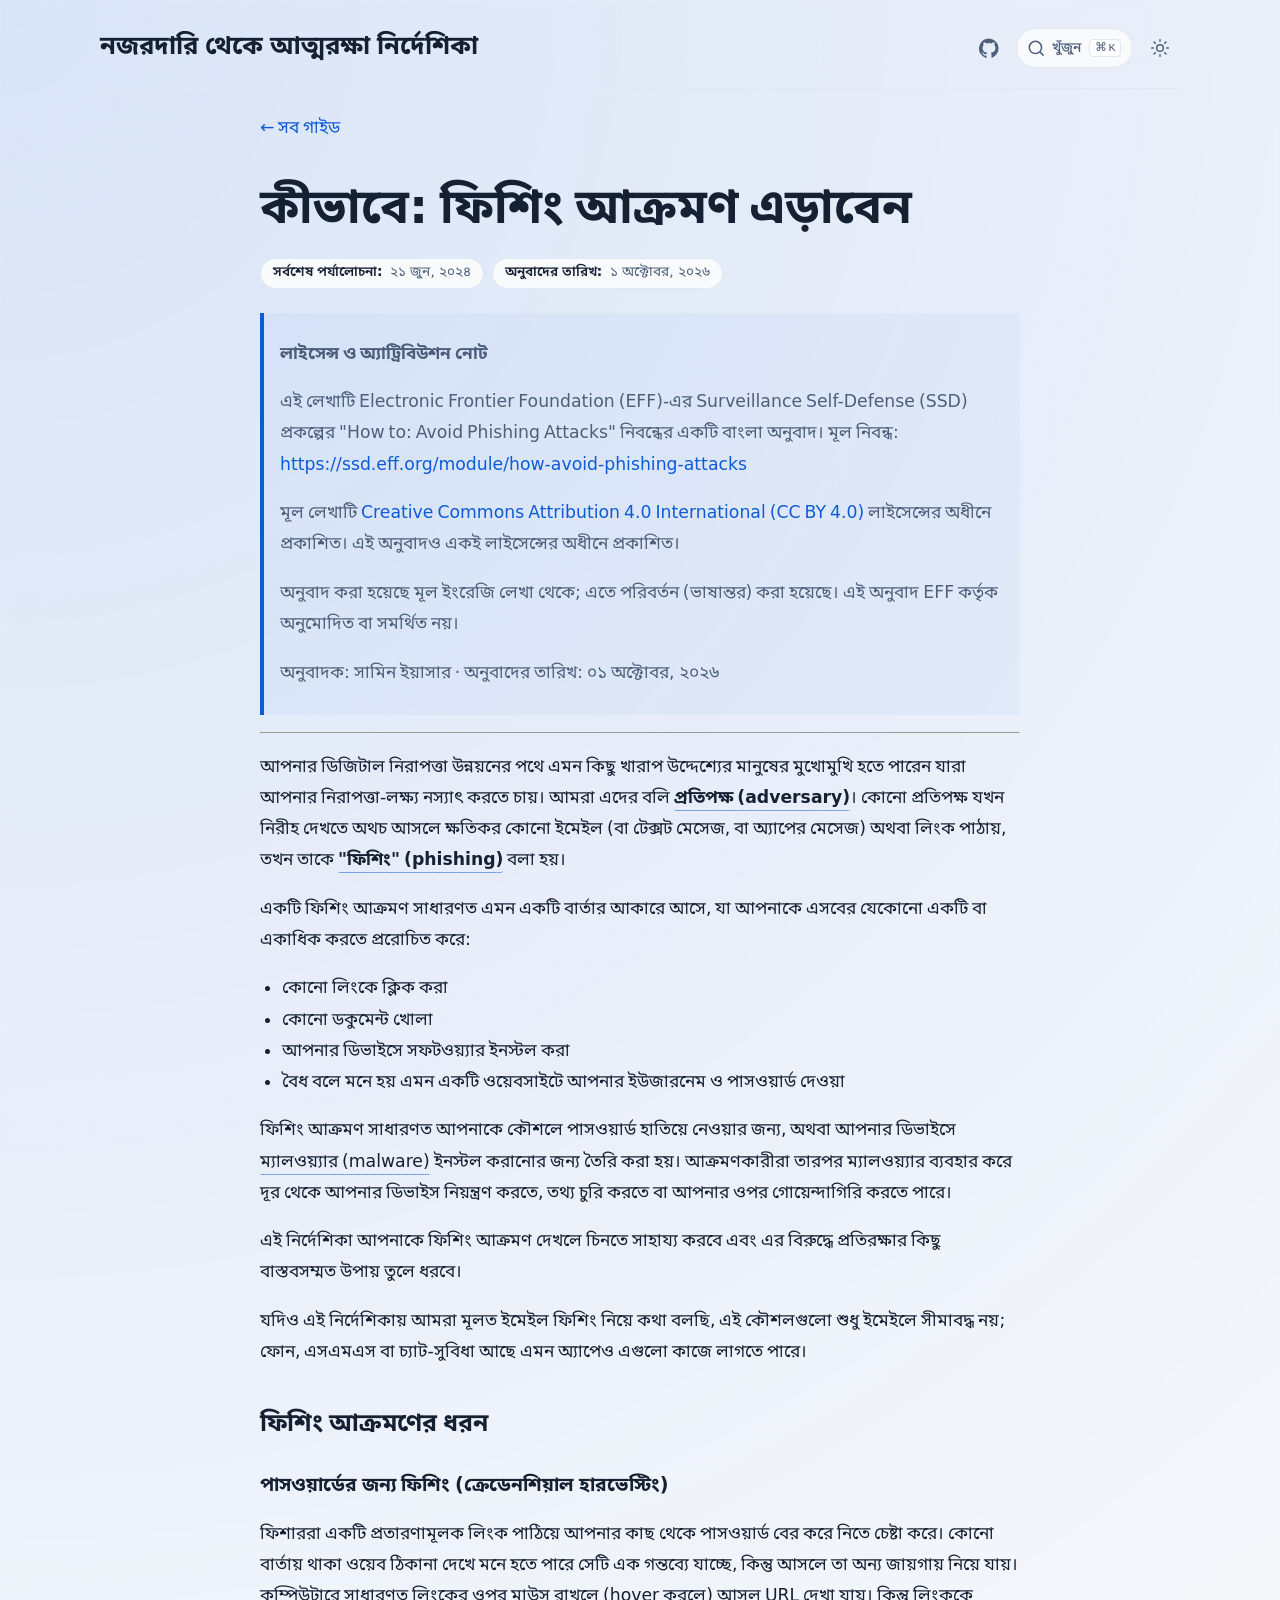
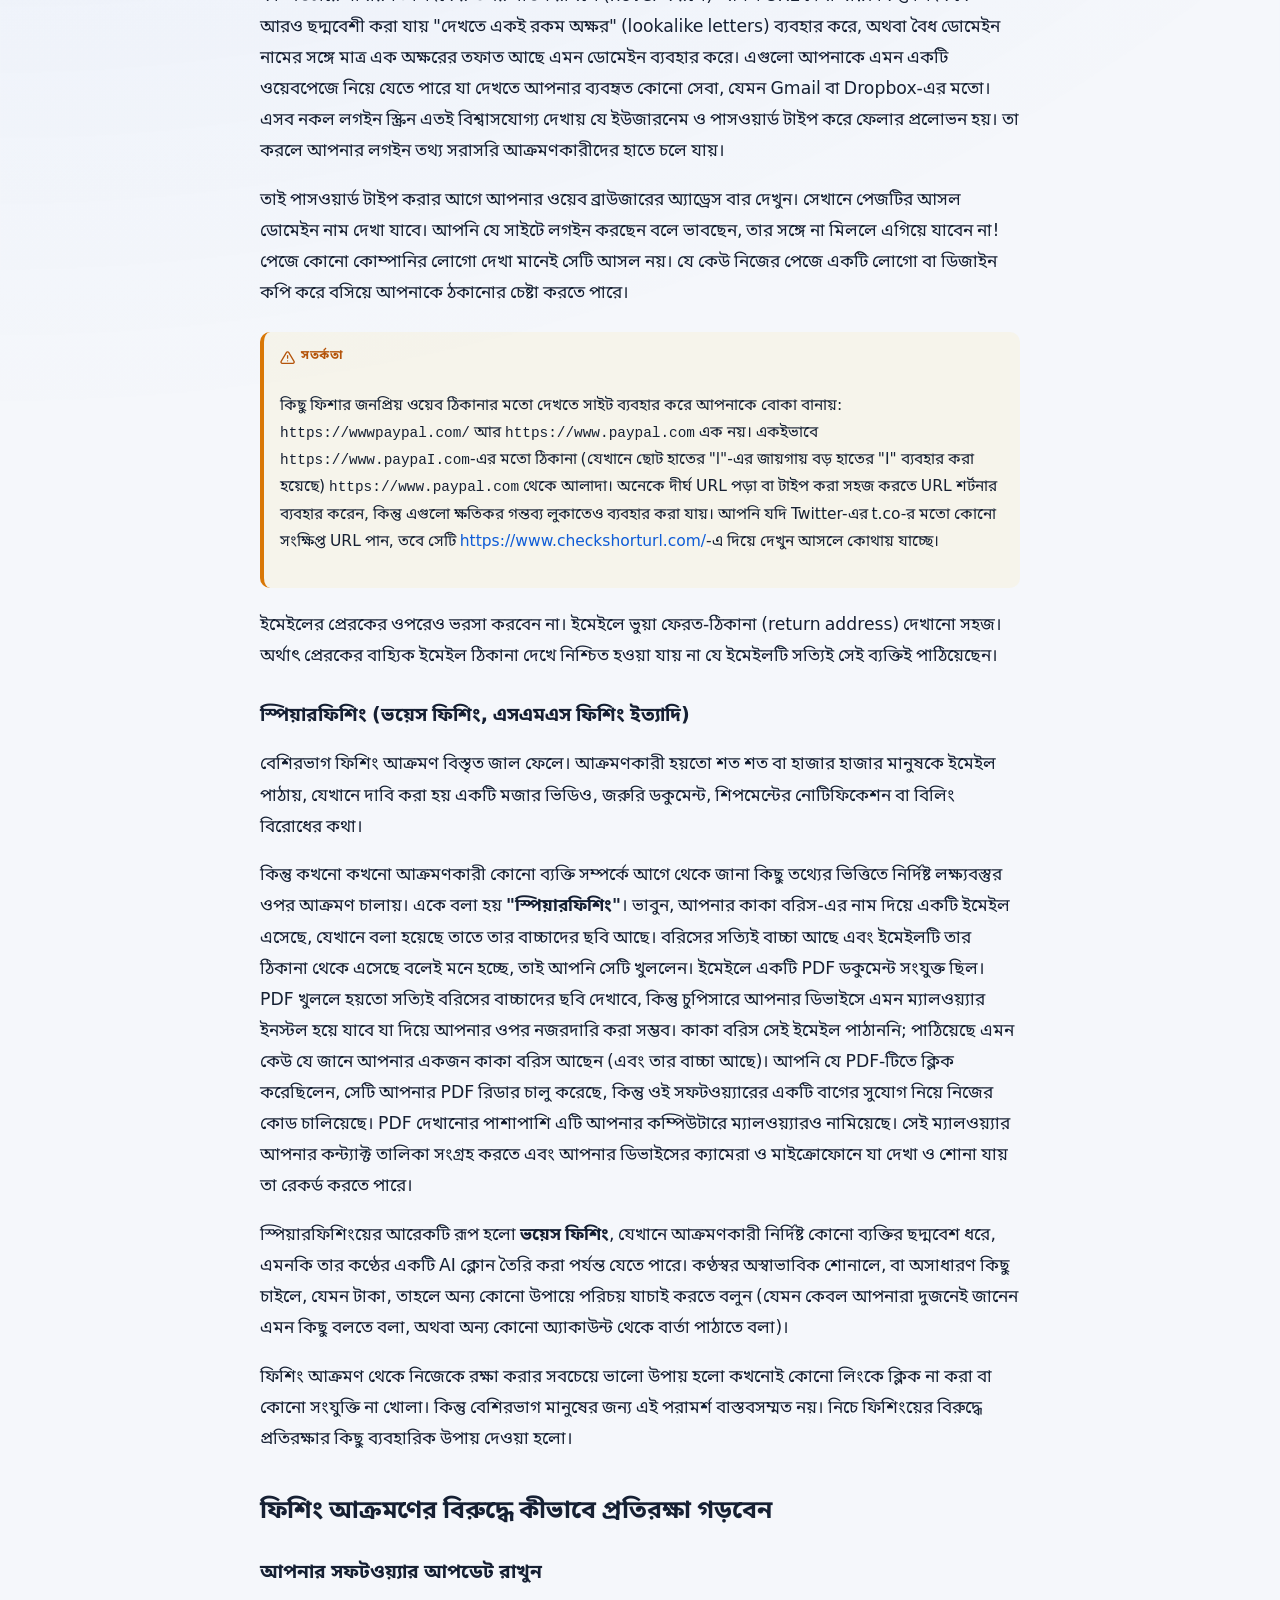
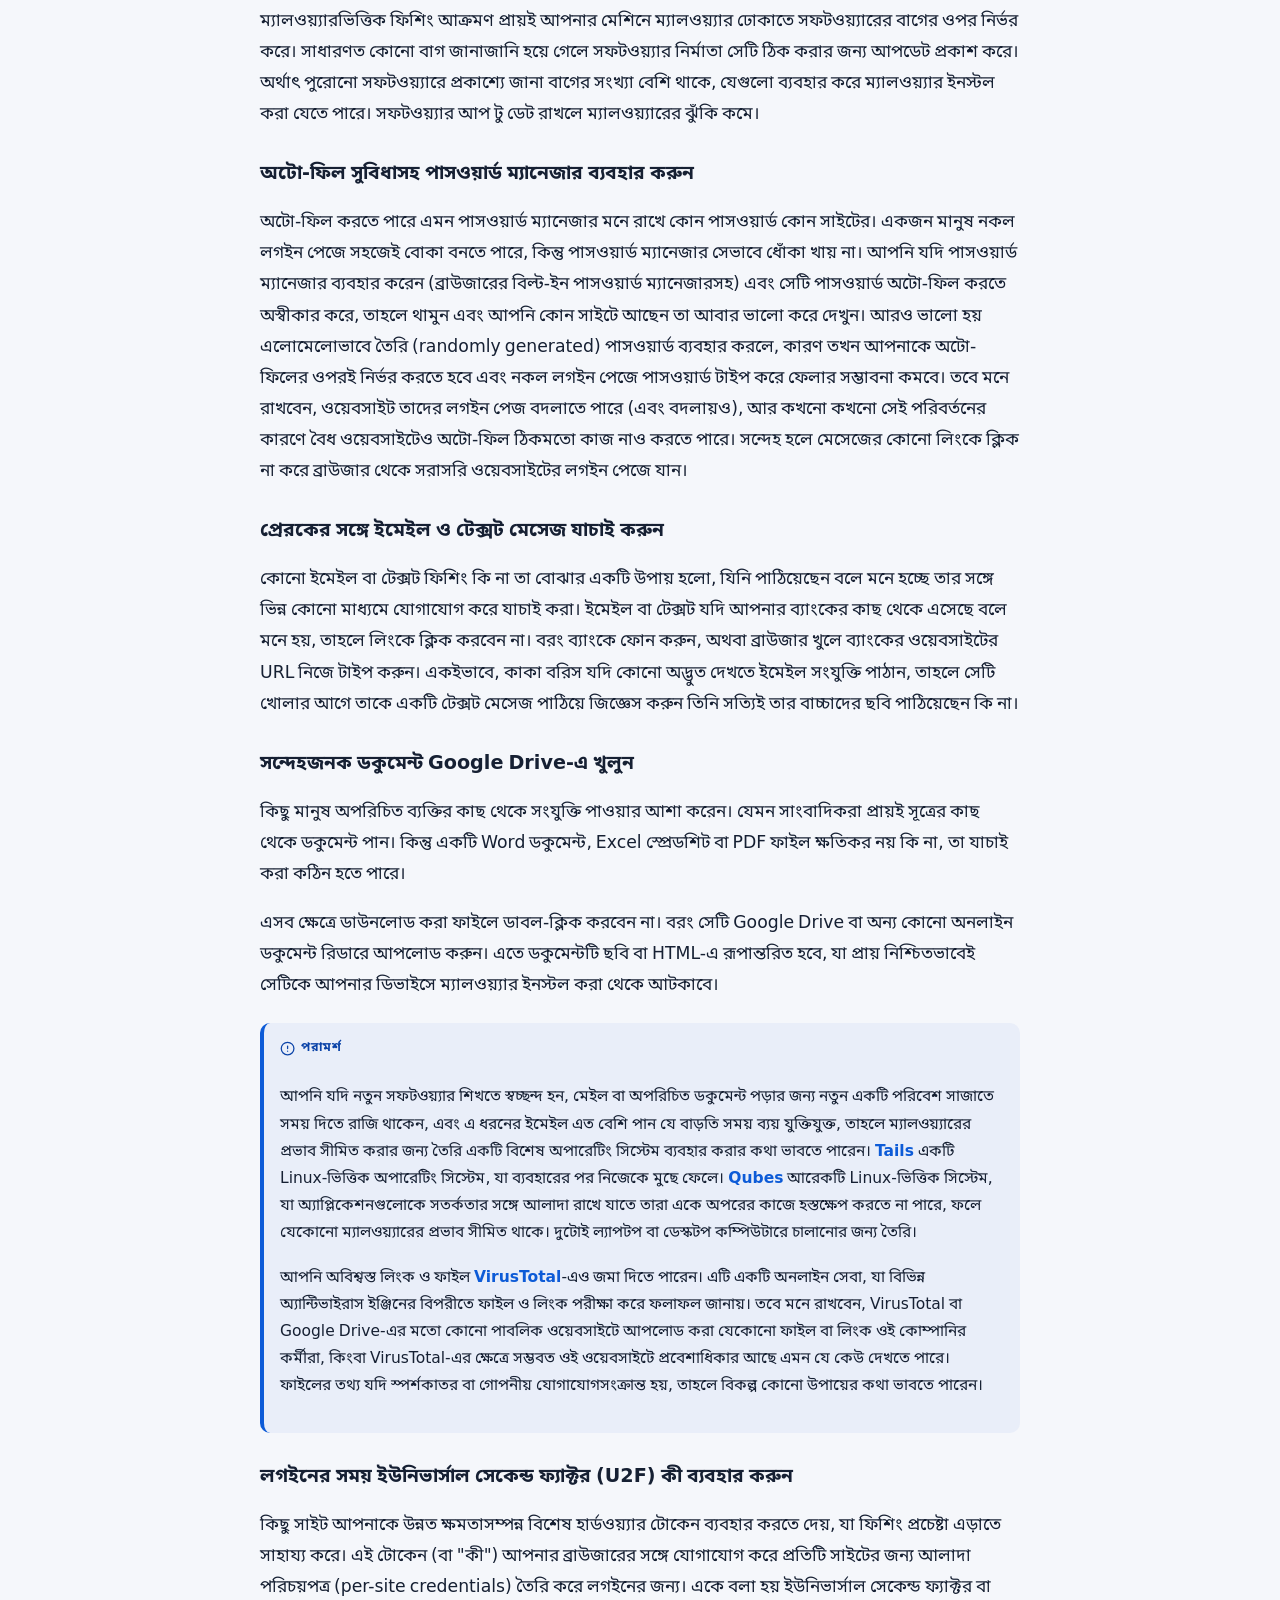
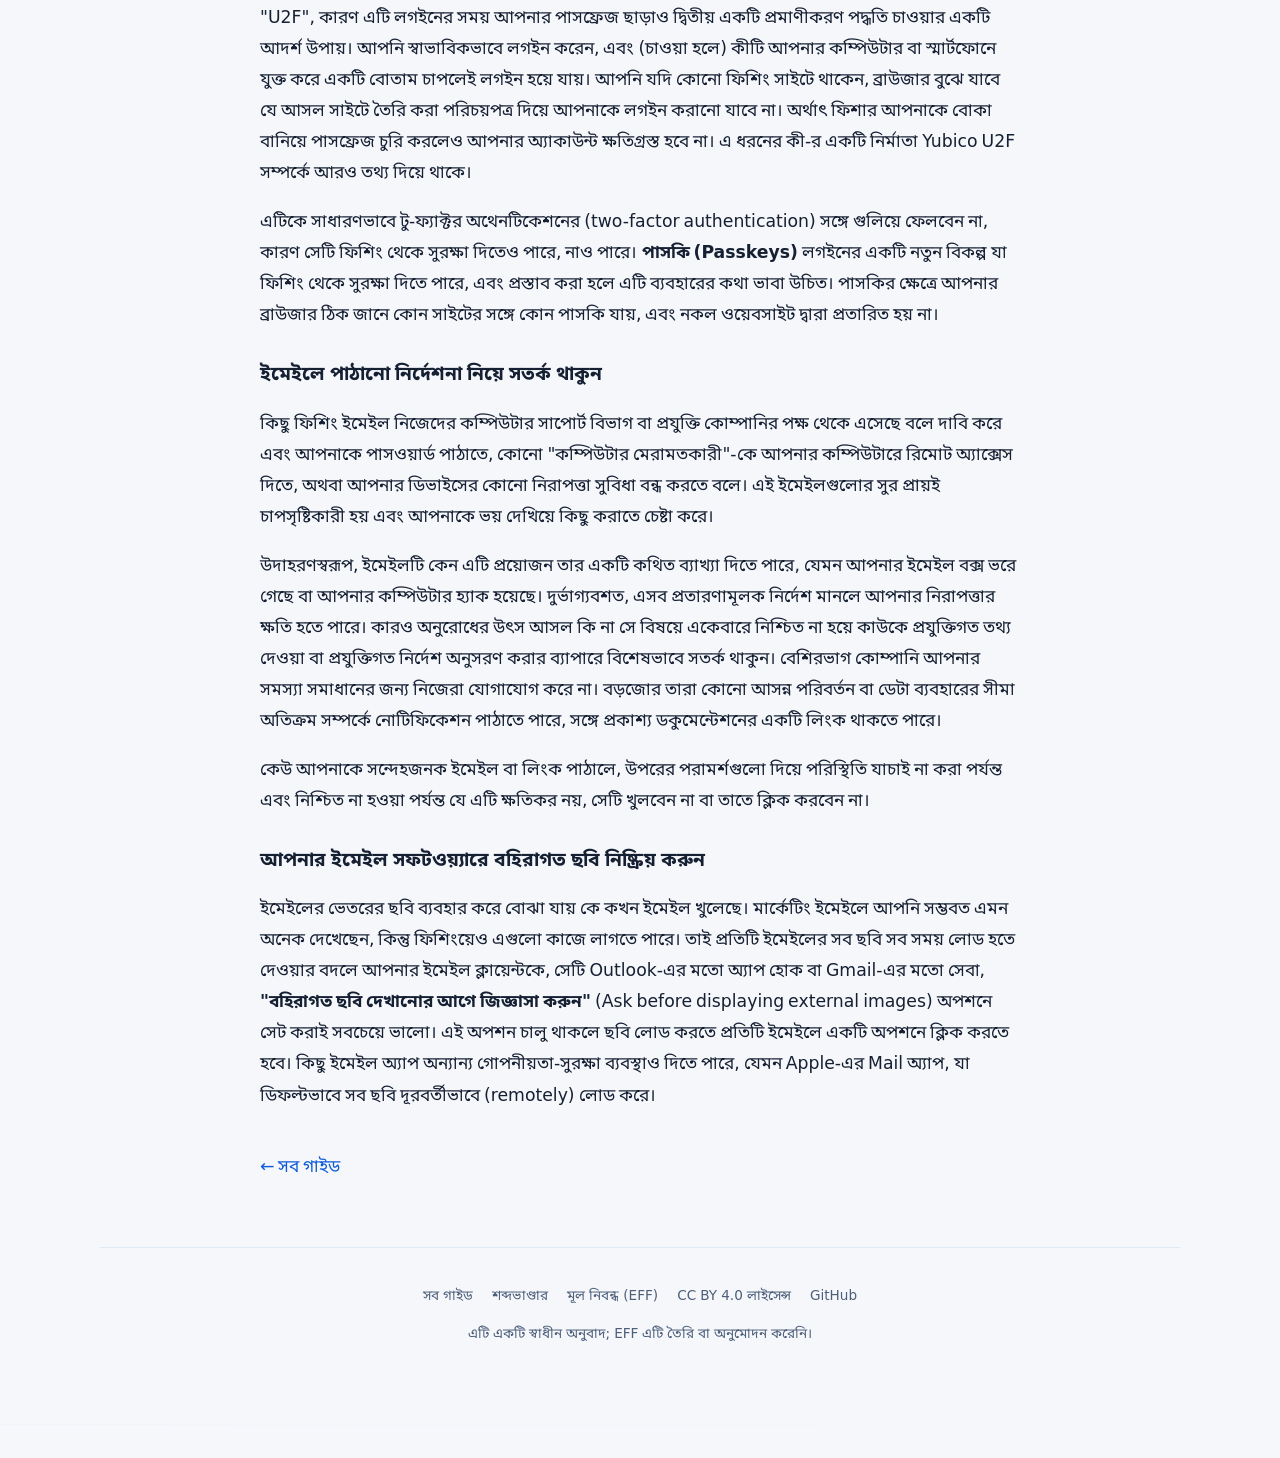
<file: ssd/how-avoid-phishing-attacks/index.html>
<!doctype html>
<html lang="bn">

<head>
  <meta charset="utf-8">
  <meta name="viewport" content="width=device-width, initial-scale=1">
  <meta http-equiv="content-language" content="bn">
  <title>কীভাবে: ফিশিং আক্রমণ এড়াবেন — বাংলা অনুবাদ</title>
  <meta name="description"
    content="ফিশিং ও স্পিয়ারফিশিং আক্রমণ কী, সন্দেহজনক বার্তা ও ভুয়া লিংক চেনার উপায় এবং ফিশিং আক্রমণ থেকে সুরক্ষিত থাকার নিয়ম — EFF Surveillance Self-Defense (SSD) বাংলা অনুবাদ।">
  <meta name="keywords"
    content="কীভাবে ফিশিং আক্রমণ এড়াবেন, ফিশিং আক্রমণ কী, ফিশিং থেকে বাঁচার উপায়, ফিশিং ইমেইল চেনার নিয়ম, স্পিয়ারফিশিং, সন্দেহজনক লিংক যাচাই, পাসওয়ার্ড চুরি প্রতিরোধ, সাইবার নিরাপত্তা বাংলা, how to avoid phishing attacks in bengali, phishing bangla guide, surveillance self defense bengali, ssd bengali translation, eff ssd bangla">
  <meta name="author" content="Electronic Frontier Foundation (EFF), অনুবাদক: সামিন ইয়াসার">
  <meta name="robots" content="index, follow, max-snippet:-1, max-image-preview:large, max-video-preview:-1">
  <link rel="canonical" href="https://translation.samin-yasar.dev/ssd/how-avoid-phishing-attacks/">
  <link rel="alternate" hreflang="bn" href="https://translation.samin-yasar.dev/ssd/how-avoid-phishing-attacks/">
  <link rel="alternate" hreflang="en" href="https://ssd.eff.org/module/how-avoid-phishing-attacks">
  <link rel="stylesheet" href="/assets/style.css">

  <meta property="og:site_name" content="নজরদারি থেকে আত্মরক্ষা নির্দেশিকা — SSD বাংলা অনুবাদ">
  <meta property="og:type" content="article">
  <meta property="og:title" content="কীভাবে: ফিশিং আক্রমণ এড়াবেন — বাংলা অনুবাদ">
  <meta property="og:description"
    content="ফিশিং ও স্পিয়ারফিশিং আক্রমণ কী, সন্দেহজনক বার্তা ও ভুয়া লিংক চেনার উপায় এবং ফিশিং আক্রমণ থেকে সুরক্ষিত থাকার নিয়ম।">
  <meta property="og:url" content="https://translation.samin-yasar.dev/ssd/how-avoid-phishing-attacks/">
  <meta property="og:locale" content="bn_BD">
  <meta property="article:published_time" content="2024-06-21">
  <meta property="article:modified_time" content="2026-10-01">
  <meta property="article:author" content="Electronic Frontier Foundation (EFF)">
  <meta property="article:section" content="Digital Security">

  <meta name="twitter:card" content="summary">
  <meta name="twitter:title" content="কীভাবে: ফিশিং আক্রমণ এড়াবেন — বাংলা অনুবাদ">
  <meta name="twitter:description"
    content="ফিশিং ও স্পিয়ারফিশিং আক্রমণ কী, সন্দেহজনক বার্তা ও ভুয়া লিংক চেনার উপায় এবং ফিশিং আক্রমণ থেকে সুরক্ষিত থাকার নিয়ম।">

  <script type="application/ld+json">
    {
      "@context": "https://schema.org",
      "@graph": [
        {
          "@type": "TechArticle",
          "@id": "https://translation.samin-yasar.dev/ssd/how-avoid-phishing-attacks/#article",
          "headline": "কীভাবে: ফিশিং আক্রমণ এড়াবেন — বাংলা অনুবাদ",
          "name": "কীভাবে: ফিশিং আক্রমণ এড়াবেন",
          "description": "ফিশিং আক্রমণ কী, সন্দেহজনক বার্তা ও লিংক কীভাবে শনাক্ত করবেন এবং ফিশিং থেকে নিজেকে সুরক্ষিত রাখার উপায় — EFF Surveillance Self-Defense-এর বাংলা অনুবাদ।",
          "inLanguage": "bn",
          "mainEntityOfPage": "https://translation.samin-yasar.dev/ssd/how-avoid-phishing-attacks/",
          "url": "https://translation.samin-yasar.dev/ssd/how-avoid-phishing-attacks/",
          "datePublished": "2024-06-21",
          "dateModified": "2026-10-01",
          "author": {
            "@type": "Organization",
            "name": "Electronic Frontier Foundation",
            "url": "https://www.eff.org"
          },
          "translator": {
            "@type": "Person",
            "name": "সামিন ইয়াসার"
          },
          "publisher": {
            "@type": "Organization",
            "name": "নজরদারি থেকে আত্মরক্ষা নির্দেশিকা",
            "url": "https://translation.samin-yasar.dev/"
          },
          "isBasedOn": "https://ssd.eff.org/module/how-avoid-phishing-attacks",
          "about": [
            {
              "@type": "Thing",
              "name": "Phishing"
            },
            {
              "@type": "Thing",
              "name": "Cybersecurity"
            },
            {
              "@type": "Thing",
              "name": "Digital Safety"
            }
          ],
          "keywords": "ফিশিং আক্রমণ, ফিশিং ইমেইল শনাক্ত, সাইবার নিরাপত্তা, স্পেয়ার ফিশিং, ম্যালওয়্যার লিংক, phishing attack bangla, avoid phishing bangla"
        },
        {
          "@type": "BreadcrumbList",
          "itemListElement": [
            {
              "@type": "ListItem",
              "position": 1,
              "name": "হোম",
              "item": "https://translation.samin-yasar.dev/ssd/"
            },
            {
              "@type": "ListItem",
              "position": 2,
              "name": "কীভাবে: ফিশিং আক্রমণ এড়াবেন",
              "item": "https://translation.samin-yasar.dev/ssd/how-avoid-phishing-attacks/"
            }
          ]
        }
      ]
    }
  </script>
  <script>
    (() => {
      const savedTheme = localStorage.getItem("theme");
      const prefersDark = window.matchMedia("(prefers-color-scheme: dark)").matches;
      document.documentElement.dataset.theme = savedTheme || (prefersDark ? "dark" : "light");
    })();
  </script>
</head>

<body>
  <a class="skip-link" href="#main">মূল কনটেন্টে যান</a>
  <div class="site-shell">
    <header class="site-header" aria-label="সাইট নেভিগেশন">
      <div class="brand-block">
        <!-- Header site link: points to /ssd/ for now; change href to "/" when top-level project index is added -->
        <a class="brand" href="/ssd/">নজরদারি থেকে আত্মরক্ষা নির্দেশিকা</a>
      </div>
      <div class="header-actions">
        <a class="icon-link" href="https://github.com/Samin-yasar/translation/tree/main/ssd/how-avoid-phishing-attacks"
          aria-label="GitHub রিপোজিটরি" title="GitHub রিপোজিটরি">
          <svg viewBox="0 0 24 24" aria-hidden="true">
            <path
              d="M12 .5a12 12 0 0 0-3.79 23.39c.6.11.82-.26.82-.58v-2.25c-3.34.73-4.04-1.61-4.04-1.61-.55-1.39-1.34-1.76-1.34-1.76-1.09-.75.08-.74.08-.74 1.2.09 1.84 1.24 1.84 1.24 1.07 1.84 2.8 1.31 3.48 1 .11-.78.42-1.31.76-1.61-2.67-.3-5.47-1.34-5.47-5.95 0-1.31.47-2.38 1.24-3.22-.13-.3-.54-1.52.12-3.18 0 0 1.01-.32 3.3 1.23a11.5 11.5 0 0 1 6 0c2.29-1.55 3.3-1.23 3.3-1.23.66 1.66.25 2.88.12 3.18.77.84 1.24 1.91 1.24 3.22 0 4.62-2.8 5.64-5.48 5.94.43.37.81 1.1.81 2.22v3.29c0 .32.22.69.83.57A12 12 0 0 0 12 .5Z" />
          </svg>
        </a>
        <button class="theme-toggle" type="button" aria-label="ডার্ক থিম চালু করুন" title="ডার্ক থিম">
          <svg class="theme-icon theme-icon-sun" viewBox="0 0 24 24" aria-hidden="true">
            <circle cx="12" cy="12" r="4" />
            <path
              d="M12 2v2M12 20v2M4.93 4.93l1.41 1.41M17.66 17.66l1.41 1.41M2 12h2M20 12h2M4.93 19.07l1.41-1.41M17.66 6.34l1.41-1.41" />
          </svg>
          <svg class="theme-icon theme-icon-moon" viewBox="0 0 24 24" aria-hidden="true">
            <path d="M20.5 15.5A8.5 8.5 0 0 1 8.5 3.5 8.5 8.5 0 1 0 20.5 15.5Z" />
          </svg>
        </button>
      </div>
    </header>
    <main id="main" class="page-content">
      <nav class="pagination pagination-top" aria-label="গাইড নেভিগেশন"><a href="/ssd/">← সব গাইড</a><span aria-hidden="true"></span></nav>
      <article>
        <h1 id="how-to-avoid-phishing-attacks">কীভাবে: ফিশিং আক্রমণ এড়াবেন <a class="heading-anchor" href="#how-to-avoid-phishing-attacks" aria-label="এই অনুচ্ছেদের লিংক">#</a></h1>
        <div class="meta-group">
          <span class="review-meta"><strong>সর্বশেষ পর্যালোচনা:</strong> ২১ জুন, ২০২৪</span>
          <span class="review-meta"><strong>অনুবাদের তারিখ:</strong> ১ অক্টোবর, ২০২৬</span>
        </div>
        <blockquote>
          <p><strong>লাইসেন্স ও অ্যাট্রিবিউশন নোট</strong></p>
          <p>এই লেখাটি Electronic Frontier Foundation (EFF)-এর Surveillance Self-Defense (SSD) প্রকল্পের &quot;How to:
            Avoid Phishing Attacks&quot; নিবন্ধের একটি বাংলা অনুবাদ। মূল নিবন্ধ: <a
              href="https://ssd.eff.org/module/how-avoid-phishing-attacks">https://ssd.eff.org/module/how-avoid-phishing-attacks</a>
          </p>
          <p>মূল লেখাটি <a href="https://creativecommons.org/licenses/by/4.0/">Creative Commons Attribution 4.0
              International (CC BY 4.0)</a> লাইসেন্সের অধীনে প্রকাশিত। এই অনুবাদও একই লাইসেন্সের অধীনে প্রকাশিত।</p>
          <p>অনুবাদ করা হয়েছে মূল ইংরেজি লেখা থেকে; এতে পরিবর্তন (ভাষান্তর) করা হয়েছে। এই অনুবাদ EFF কর্তৃক অনুমোদিত
            বা সমর্থিত নয়।</p>
          <p>অনুবাদক: সামিন ইয়াসার · অনুবাদের তারিখ: ০১ অক্টোবর, ২০২৬</p>
        </blockquote>
        <hr>
        <p>আপনার ডিজিটাল নিরাপত্তা উন্নয়নের পথে এমন কিছু খারাপ উদ্দেশ্যের মানুষের মুখোমুখি হতে পারেন যারা আপনার
          নিরাপত্তা-লক্ষ্য নস্যাৎ করতে চায়। আমরা এদের বলি <strong><abbr class="glossary-term" title="প্রতিপক্ষ হল সেই ব্যক্তি বা সংস্থা যারা আপনার নিরাপত্তা-লক্ষ্য নস্যাৎ করতে চায়।">প্রতিপক্ষ (adversary)</abbr></strong>। কোনো প্রতিপক্ষ যখন
          নিরীহ দেখতে অথচ আসলে ক্ষতিকর কোনো ইমেইল (বা টেক্সট মেসেজ, বা অ্যাপের মেসেজ) অথবা লিংক পাঠায়, তখন তাকে
          <strong><abbr class="glossary-term" title="ফিশিং হল এক ধরনের সাইবার আক্রমণ যেখানে প্রতিপক্ষ নিরীহ দেখতে বার্তা পাঠিয়ে পাসওয়ার্ড, তথ্য বা সিস্টেমে অ্যাক্সেস পেতে চায়।">&quot;ফিশিং&quot; (phishing)</abbr></strong> বলা হয়।</p>
        <p>একটি ফিশিং আক্রমণ সাধারণত এমন একটি বার্তার আকারে আসে, যা আপনাকে এসবের যেকোনো একটি বা একাধিক করতে প্ররোচিত
          করে:</p>
        <ul>
          <li>কোনো লিংকে ক্লিক করা</li>
          <li>কোনো ডকুমেন্ট খোলা</li>
          <li>আপনার ডিভাইসে সফটওয়্যার ইনস্টল করা</li>
          <li>বৈধ বলে মনে হয় এমন একটি ওয়েবসাইটে আপনার ইউজারনেম ও পাসওয়ার্ড দেওয়া</li>
        </ul>
        <p>ফিশিং আক্রমণ সাধারণত আপনাকে কৌশলে পাসওয়ার্ড হাতিয়ে নেওয়ার জন্য, অথবা আপনার ডিভাইসে <abbr class="glossary-term" title="ম্যালওয়্যার হল ক্ষতিকর সফটওয়্যার: অ্যাপ যা ডিভাইসে অবাঞ্ছিত কাজ করে, যেমন পাসওয়ার্ড চুরি, গোপনে রেকর্ডিং বা ডেটা মুছে ফেলা।">ম্যালওয়্যার (malware)</abbr>
          ইনস্টল করানোর জন্য তৈরি করা হয়। আক্রমণকারীরা তারপর ম্যালওয়্যার ব্যবহার করে দূর থেকে আপনার ডিভাইস নিয়ন্ত্রণ
          করতে, তথ্য চুরি করতে বা আপনার ওপর গোয়েন্দাগিরি করতে পারে।</p>
        <p>এই নির্দেশিকা আপনাকে ফিশিং আক্রমণ দেখলে চিনতে সাহায্য করবে এবং এর বিরুদ্ধে প্রতিরক্ষার কিছু বাস্তবসম্মত উপায়
          তুলে ধরবে।</p>
        <p>যদিও এই নির্দেশিকায় আমরা মূলত ইমেইল ফিশিং নিয়ে কথা বলছি, এই কৌশলগুলো শুধু ইমেইলে সীমাবদ্ধ নয়; ফোন, এসএমএস
          বা চ্যাট-সুবিধা আছে এমন অ্যাপেও এগুলো কাজে লাগতে পারে।</p>
        <h2 id="types-of-phishing-attacks">ফিশিং আক্রমণের ধরন <a class="heading-anchor" href="#types-of-phishing-attacks" aria-label="এই অনুচ্ছেদের লিংক">#</a></h2>
        <h3 id="phishing-for-passwords">পাসওয়ার্ডের জন্য ফিশিং (ক্রেডেনশিয়াল হারভেস্টিং) <a class="heading-anchor" href="#phishing-for-passwords" aria-label="এই অনুচ্ছেদের লিংক">#</a></h3>
        <p>ফিশাররা একটি প্রতারণামূলক লিংক পাঠিয়ে আপনার কাছ থেকে পাসওয়ার্ড বের করে নিতে চেষ্টা করে। কোনো বার্তায় থাকা
          ওয়েব ঠিকানা দেখে মনে হতে পারে সেটি এক গন্তব্যে যাচ্ছে, কিন্তু আসলে তা অন্য জায়গায় নিয়ে যায়। কম্পিউটারে
          সাধারণত লিংকের ওপর মাউস রাখলে (hover করলে) আসল URL দেখা যায়। কিন্তু লিংককে আরও ছদ্মবেশী করা যায় &quot;দেখতে
          একই রকম অক্ষর&quot; (lookalike letters) ব্যবহার করে, অথবা বৈধ ডোমেইন নামের সঙ্গে মাত্র এক অক্ষরের তফাত আছে এমন
          ডোমেইন ব্যবহার করে। এগুলো আপনাকে এমন একটি ওয়েবপেজে নিয়ে যেতে পারে যা দেখতে আপনার ব্যবহৃত কোনো সেবা, যেমন
          Gmail বা Dropbox-এর মতো। এসব নকল লগইন স্ক্রিন এতই বিশ্বাসযোগ্য দেখায় যে ইউজারনেম ও পাসওয়ার্ড টাইপ করে ফেলার
          প্রলোভন হয়। তা করলে আপনার লগইন তথ্য সরাসরি আক্রমণকারীদের হাতে চলে যায়।</p>
        <p>তাই পাসওয়ার্ড টাইপ করার আগে আপনার ওয়েব ব্রাউজারের অ্যাড্রেস বার দেখুন। সেখানে পেজটির আসল ডোমেইন নাম দেখা
          যাবে। আপনি যে সাইটে লগইন করছেন বলে ভাবছেন, তার সঙ্গে না মিললে এগিয়ে যাবেন না! পেজে কোনো কোম্পানির লোগো দেখা
          মানেই সেটি আসল নয়। যে কেউ নিজের পেজে একটি লোগো বা ডিজাইন কপি করে বসিয়ে আপনাকে ঠকানোর চেষ্টা করতে পারে।</p>
        <div class="callout warning" role="note">
          <div class="callout-label">
            <svg viewBox="0 0 24 24" fill="none" stroke="currentColor" stroke-width="2" stroke-linecap="round" stroke-linejoin="round" aria-hidden="true"><path d="M10.29 3.86L1.82 18a2 2 0 0 0 1.71 3h16.94a2 2 0 0 0 1.71-3L13.71 3.86a2 2 0 0 0-3.42 0z"/><line x1="12" y1="9" x2="12" y2="13"/><line x1="12" y1="17" x2="12.01" y2="17"/></svg>
            সতর্কতা
          </div>
          <p>কিছু ফিশার জনপ্রিয় ওয়েব ঠিকানার মতো দেখতে সাইট ব্যবহার করে আপনাকে বোকা বানায়:
            <code>https://wwwpaypal.com/</code> আর <code>https://www.paypal.com</code> এক নয়। একইভাবে
            <code>https://www.paypaI.com</code>-এর মতো ঠিকানা (যেখানে ছোট হাতের &quot;l&quot;-এর জায়গায় বড় হাতের
            &quot;I&quot; ব্যবহার করা হয়েছে) <code>https://www.paypal.com</code> থেকে আলাদা। অনেকে দীর্ঘ URL পড়া বা টাইপ
            করা সহজ করতে URL শর্টনার ব্যবহার করেন, কিন্তু এগুলো ক্ষতিকর গন্তব্য লুকাতেও ব্যবহার করা যায়। আপনি যদি
            Twitter-এর t.co-র মতো কোনো সংক্ষিপ্ত URL পান, তবে সেটি <a
              href="https://www.checkshorturl.com/">https://www.checkshorturl.com/</a>-এ দিয়ে দেখুন আসলে কোথায় যাচ্ছে।
          </p>
        </div>
        <p>ইমেইলের প্রেরকের ওপরেও ভরসা করবেন না। ইমেইলে ভুয়া ফেরত-ঠিকানা (return address) দেখানো সহজ। অর্থাৎ প্রেরকের
          বাহ্যিক ইমেইল ঠিকানা দেখে নিশ্চিত হওয়া যায় না যে ইমেইলটি সত্যিই সেই ব্যক্তিই পাঠিয়েছেন।</p>
        <h3 id="spear-phishing">স্পিয়ারফিশিং (ভয়েস ফিশিং, এসএমএস ফিশিং ইত্যাদি) <a class="heading-anchor" href="#spear-phishing" aria-label="এই অনুচ্ছেদের লিংক">#</a></h3>
        <p>বেশিরভাগ ফিশিং আক্রমণ বিস্তৃত জাল ফেলে। আক্রমণকারী হয়তো শত শত বা হাজার হাজার মানুষকে ইমেইল পাঠায়, যেখানে
          দাবি করা হয় একটি মজার ভিডিও, জরুরি ডকুমেন্ট, শিপমেন্টের নোটিফিকেশন বা বিলিং বিরোধের কথা।</p>
        <p>কিন্তু কখনো কখনো আক্রমণকারী কোনো ব্যক্তি সম্পর্কে আগে থেকে জানা কিছু তথ্যের ভিত্তিতে নির্দিষ্ট লক্ষ্যবস্তুর
          ওপর আক্রমণ চালায়। একে বলা হয় <strong>&quot;স্পিয়ারফিশিং&quot;</strong>। ভাবুন, আপনার কাকা বরিস-এর নাম দিয়ে
          একটি ইমেইল এসেছে, যেখানে বলা হয়েছে তাতে তার বাচ্চাদের ছবি আছে। বরিসের সত্যিই বাচ্চা আছে এবং ইমেইলটি তার
          ঠিকানা থেকে এসেছে বলেই মনে হচ্ছে, তাই আপনি সেটি খুললেন। ইমেইলে একটি PDF ডকুমেন্ট সংযুক্ত ছিল। PDF খুললে হয়তো
          সত্যিই বরিসের বাচ্চাদের ছবি দেখাবে, কিন্তু চুপিসারে আপনার ডিভাইসে এমন ম্যালওয়্যার ইনস্টল হয়ে যাবে যা দিয়ে
          আপনার ওপর নজরদারি করা সম্ভব। কাকা বরিস সেই ইমেইল পাঠাননি; পাঠিয়েছে এমন কেউ যে জানে আপনার একজন কাকা বরিস আছেন
          (এবং তার বাচ্চা আছে)। আপনি যে PDF-টিতে ক্লিক করেছিলেন, সেটি আপনার PDF রিডার চালু করেছে, কিন্তু ওই সফটওয়্যারের
          একটি বাগের সুযোগ নিয়ে নিজের কোড চালিয়েছে। PDF দেখানোর পাশাপাশি এটি আপনার কম্পিউটারে ম্যালওয়্যারও নামিয়েছে।
          সেই ম্যালওয়্যার আপনার কন্ট্যাক্ট তালিকা সংগ্রহ করতে এবং আপনার ডিভাইসের ক্যামেরা ও মাইক্রোফোনে যা দেখা ও শোনা
          যায় তা রেকর্ড করতে পারে।</p>
        <p>স্পিয়ারফিশিংয়ের আরেকটি রূপ হলো <strong>ভয়েস ফিশিং</strong>, যেখানে আক্রমণকারী নির্দিষ্ট কোনো ব্যক্তির
          ছদ্মবেশ ধরে, এমনকি তার কণ্ঠের একটি AI ক্লোন তৈরি করা পর্যন্ত যেতে পারে। কণ্ঠস্বর অস্বাভাবিক শোনালে, বা অসাধারণ
          কিছু চাইলে, যেমন টাকা, তাহলে অন্য কোনো উপায়ে পরিচয় যাচাই করতে বলুন (যেমন কেবল আপনারা দুজনেই জানেন এমন কিছু
          বলতে বলা, অথবা অন্য কোনো অ্যাকাউন্ট থেকে বার্তা পাঠাতে বলা)।</p>
        <p>ফিশিং আক্রমণ থেকে নিজেকে রক্ষা করার সবচেয়ে ভালো উপায় হলো কখনোই কোনো লিংকে ক্লিক না করা বা কোনো সংযুক্তি না
          খোলা। কিন্তু বেশিরভাগ মানুষের জন্য এই পরামর্শ বাস্তবসম্মত নয়। নিচে ফিশিংয়ের বিরুদ্ধে প্রতিরক্ষার কিছু
          ব্যবহারিক উপায় দেওয়া হলো।</p>
        <h2 id="how-to-defend-against-phishing-attacks">ফিশিং আক্রমণের বিরুদ্ধে কীভাবে প্রতিরক্ষা গড়বেন <a class="heading-anchor" href="#how-to-defend-against-phishing-attacks" aria-label="এই অনুচ্ছেদের লিংক">#</a></h2>
        <h3 id="keep-software-updated">আপনার সফটওয়্যার আপডেট রাখুন <a class="heading-anchor" href="#keep-software-updated" aria-label="এই অনুচ্ছেদের লিংক">#</a></h3>
        <p>ম্যালওয়্যারভিত্তিক ফিশিং আক্রমণ প্রায়ই আপনার মেশিনে ম্যালওয়্যার ঢোকাতে সফটওয়্যারের বাগের ওপর নির্ভর করে।
          সাধারণত কোনো বাগ জানাজানি হয়ে গেলে সফটওয়্যার নির্মাতা সেটি ঠিক করার জন্য আপডেট প্রকাশ করে। অর্থাৎ পুরোনো
          সফটওয়্যারে প্রকাশ্যে জানা বাগের সংখ্যা বেশি থাকে, যেগুলো ব্যবহার করে ম্যালওয়্যার ইনস্টল করা যেতে পারে।
          সফটওয়্যার আপ টু ডেট রাখলে ম্যালওয়্যারের ঝুঁকি কমে।</p>
        <h3 id="use-password-manager-with-autofill">অটো-ফিল সুবিধাসহ পাসওয়ার্ড ম্যানেজার ব্যবহার করুন <a class="heading-anchor" href="#use-password-manager-with-autofill" aria-label="এই অনুচ্ছেদের লিংক">#</a></h3>
        <p>অটো-ফিল করতে পারে এমন পাসওয়ার্ড ম্যানেজার মনে রাখে কোন পাসওয়ার্ড কোন সাইটের। একজন মানুষ নকল লগইন পেজে সহজেই
          বোকা বনতে পারে, কিন্তু পাসওয়ার্ড ম্যানেজার সেভাবে ধোঁকা খায় না। আপনি যদি পাসওয়ার্ড ম্যানেজার ব্যবহার করেন
          (ব্রাউজারের বিল্ট-ইন পাসওয়ার্ড ম্যানেজারসহ) এবং সেটি পাসওয়ার্ড অটো-ফিল করতে অস্বীকার করে, তাহলে থামুন এবং
          আপনি কোন সাইটে আছেন তা আবার ভালো করে দেখুন। আরও ভালো হয় এলোমেলোভাবে তৈরি (randomly generated) পাসওয়ার্ড
          ব্যবহার করলে, কারণ তখন আপনাকে অটো-ফিলের ওপরই নির্ভর করতে হবে এবং নকল লগইন পেজে পাসওয়ার্ড টাইপ করে ফেলার
          সম্ভাবনা কমবে। তবে মনে রাখবেন, ওয়েবসাইট তাদের লগইন পেজ বদলাতে পারে (এবং বদলায়ও), আর কখনো কখনো সেই পরিবর্তনের
          কারণে বৈধ ওয়েবসাইটেও অটো-ফিল ঠিকমতো কাজ নাও করতে পারে। সন্দেহ হলে মেসেজের কোনো লিংকে ক্লিক না করে ব্রাউজার
          থেকে সরাসরি ওয়েবসাইটের লগইন পেজে যান।</p>
        <h3 id="verify-with-sender">প্রেরকের সঙ্গে ইমেইল ও টেক্সট মেসেজ যাচাই করুন <a class="heading-anchor" href="#verify-with-sender" aria-label="এই অনুচ্ছেদের লিংক">#</a></h3>
        <p>কোনো ইমেইল বা টেক্সট ফিশিং কি না তা বোঝার একটি উপায় হলো, যিনি পাঠিয়েছেন বলে মনে হচ্ছে তার সঙ্গে ভিন্ন কোনো
          মাধ্যমে যোগাযোগ করে যাচাই করা। ইমেইল বা টেক্সট যদি আপনার ব্যাংকের কাছ থেকে এসেছে বলে মনে হয়, তাহলে লিংকে
          ক্লিক করবেন না। বরং ব্যাংকে ফোন করুন, অথবা ব্রাউজার খুলে ব্যাংকের ওয়েবসাইটের URL নিজে টাইপ করুন। একইভাবে,
          কাকা বরিস যদি কোনো অদ্ভুত দেখতে ইমেইল সংযুক্তি পাঠান, তাহলে সেটি খোলার আগে তাকে একটি টেক্সট মেসেজ পাঠিয়ে
          জিজ্ঞেস করুন তিনি সত্যিই তার বাচ্চাদের ছবি পাঠিয়েছেন কি না।</p>
        <h3 id="open-suspicious-documents-in-google-drive">সন্দেহজনক ডকুমেন্ট Google Drive-এ খুলুন <a class="heading-anchor" href="#open-suspicious-documents-in-google-drive" aria-label="এই অনুচ্ছেদের লিংক">#</a></h3>
        <p>কিছু মানুষ অপরিচিত ব্যক্তির কাছ থেকে সংযুক্তি পাওয়ার আশা করেন। যেমন সাংবাদিকরা প্রায়ই সূত্রের কাছ থেকে
          ডকুমেন্ট পান। কিন্তু একটি Word ডকুমেন্ট, Excel স্প্রেডশিট বা PDF ফাইল ক্ষতিকর নয় কি না, তা যাচাই করা কঠিন হতে
          পারে।</p>
        <p>এসব ক্ষেত্রে ডাউনলোড করা ফাইলে ডাবল-ক্লিক করবেন না। বরং সেটি Google Drive বা অন্য কোনো অনলাইন ডকুমেন্ট রিডারে
          আপলোড করুন। এতে ডকুমেন্টটি ছবি বা HTML-এ রূপান্তরিত হবে, যা প্রায় নিশ্চিতভাবেই সেটিকে আপনার ডিভাইসে
          ম্যালওয়্যার ইনস্টল করা থেকে আটকাবে।</p>
        <div class="callout tip" role="note">
          <div class="callout-label">
            <svg viewBox="0 0 24 24" fill="none" stroke="currentColor" stroke-width="2" stroke-linecap="round" stroke-linejoin="round" aria-hidden="true"><circle cx="12" cy="12" r="10"/><line x1="12" y1="8" x2="12" y2="12"/><line x1="12" y1="16" x2="12.01" y2="16"/></svg>
            পরামর্শ
          </div>
          <p>আপনি যদি নতুন সফটওয়্যার শিখতে স্বচ্ছন্দ হন, মেইল বা অপরিচিত ডকুমেন্ট পড়ার জন্য নতুন একটি পরিবেশ সাজাতে সময়
            দিতে রাজি থাকেন, এবং এ ধরনের ইমেইল এত বেশি পান যে বাড়তি সময় ব্যয় যুক্তিযুক্ত, তাহলে ম্যালওয়্যারের প্রভাব
            সীমিত করার জন্য তৈরি একটি বিশেষ অপারেটিং সিস্টেম ব্যবহার করার কথা ভাবতে পারেন। <a href="https://tails.net/" rel="noopener noreferrer"><strong>Tails</strong></a> একটি
            Linux-ভিত্তিক অপারেটিং সিস্টেম, যা ব্যবহারের পর নিজেকে মুছে ফেলে। <a href="https://www.qubes-os.org/" rel="noopener noreferrer"><strong>Qubes</strong></a> আরেকটি Linux-ভিত্তিক
            সিস্টেম, যা অ্যাপ্লিকেশনগুলোকে সতর্কতার সঙ্গে আলাদা রাখে যাতে তারা একে অপরের কাজে হস্তক্ষেপ করতে না পারে, ফলে
            যেকোনো ম্যালওয়্যারের প্রভাব সীমিত থাকে। দুটোই ল্যাপটপ বা ডেস্কটপ কম্পিউটারে চালানোর জন্য তৈরি।</p>
          <p>আপনি অবিশ্বস্ত লিংক ও ফাইল <a href="https://www.virustotal.com/gui/home/upload" rel="noopener noreferrer"><strong>VirusTotal</strong></a>-এও জমা দিতে পারেন। এটি একটি অনলাইন সেবা, যা বিভিন্ন
            অ্যান্টিভাইরাস ইঞ্জিনের বিপরীতে ফাইল ও লিংক পরীক্ষা করে ফলাফল জানায়। তবে মনে রাখবেন, VirusTotal বা Google Drive-এর মতো কোনো পাবলিক ওয়েবসাইটে আপলোড করা যেকোনো ফাইল বা লিংক ওই
            কোম্পানির কর্মীরা, কিংবা VirusTotal-এর ক্ষেত্রে সম্ভবত ওই ওয়েবসাইটে প্রবেশাধিকার আছে এমন যে কেউ দেখতে পারে।
            ফাইলের তথ্য যদি স্পর্শকাতর বা গোপনীয় যোগাযোগসংক্রান্ত হয়, তাহলে বিকল্প কোনো উপায়ের কথা ভাবতে পারেন।</p>
        </div>
        <h3 id="use-u2f-security-keys">লগইনের সময় ইউনিভার্সাল সেকেন্ড ফ্যাক্টর (U2F) কী ব্যবহার করুন <a class="heading-anchor" href="#use-u2f-security-keys" aria-label="এই অনুচ্ছেদের লিংক">#</a></h3>
        <p>কিছু সাইট আপনাকে উন্নত ক্ষমতাসম্পন্ন বিশেষ হার্ডওয়্যার টোকেন ব্যবহার করতে দেয়, যা ফিশিং প্রচেষ্টা এড়াতে
          সাহায্য করে। এই টোকেন (বা &quot;কী&quot;) আপনার ব্রাউজারের সঙ্গে যোগাযোগ করে প্রতিটি সাইটের জন্য আলাদা
          পরিচয়পত্র (per-site credentials) তৈরি করে লগইনের জন্য। একে বলা হয় ইউনিভার্সাল সেকেন্ড ফ্যাক্টর বা
          &quot;U2F&quot;, কারণ এটি লগইনের সময় আপনার পাসফ্রেজ ছাড়াও দ্বিতীয় একটি প্রমাণীকরণ পদ্ধতি চাওয়ার একটি আদর্শ
          উপায়। আপনি স্বাভাবিকভাবে লগইন করেন, এবং (চাওয়া হলে) কীটি আপনার কম্পিউটার বা স্মার্টফোনে যুক্ত করে একটি বোতাম
          চাপলেই লগইন হয়ে যায়। আপনি যদি কোনো ফিশিং সাইটে থাকেন, ব্রাউজার বুঝে যাবে যে আসল সাইটে তৈরি করা পরিচয়পত্র
          দিয়ে আপনাকে লগইন করানো যাবে না। অর্থাৎ ফিশার আপনাকে বোকা বানিয়ে পাসফ্রেজ চুরি করলেও আপনার অ্যাকাউন্ট
          ক্ষতিগ্রস্ত হবে না। এ ধরনের কী-র একটি নির্মাতা Yubico U2F সম্পর্কে আরও তথ্য দিয়ে থাকে।</p>
        <p>এটিকে সাধারণভাবে টু-ফ্যাক্টর অথেনটিকেশনের (two-factor authentication) সঙ্গে গুলিয়ে ফেলবেন না, কারণ সেটি
          ফিশিং থেকে সুরক্ষা দিতেও পারে, নাও পারে। <strong>পাসকি (Passkeys)</strong> লগইনের একটি নতুন বিকল্প যা ফিশিং
          থেকে সুরক্ষা দিতে পারে, এবং প্রস্তাব করা হলে এটি ব্যবহারের কথা ভাবা উচিত। পাসকির ক্ষেত্রে আপনার ব্রাউজার ঠিক
          জানে কোন সাইটের সঙ্গে কোন পাসকি যায়, এবং নকল ওয়েবসাইট দ্বারা প্রতারিত হয় না।</p>
        <h3 id="be-wary-of-email-instructions">ইমেইলে পাঠানো নির্দেশনা নিয়ে সতর্ক থাকুন <a class="heading-anchor" href="#be-wary-of-email-instructions" aria-label="এই অনুচ্ছেদের লিংক">#</a></h3>
        <p>কিছু ফিশিং ইমেইল নিজেদের কম্পিউটার সাপোর্ট বিভাগ বা প্রযুক্তি কোম্পানির পক্ষ থেকে এসেছে বলে দাবি করে এবং
          আপনাকে পাসওয়ার্ড পাঠাতে, কোনো &quot;কম্পিউটার মেরামতকারী&quot;-কে আপনার কম্পিউটারে রিমোট অ্যাক্সেস দিতে, অথবা
          আপনার ডিভাইসের কোনো নিরাপত্তা সুবিধা বন্ধ করতে বলে। এই ইমেইলগুলোর সুর প্রায়ই চাপসৃষ্টিকারী হয় এবং আপনাকে ভয়
          দেখিয়ে কিছু করাতে চেষ্টা করে।</p>
        <p>উদাহরণস্বরূপ, ইমেইলটি কেন এটি প্রয়োজন তার একটি কথিত ব্যাখ্যা দিতে পারে, যেমন আপনার ইমেইল বক্স ভরে গেছে বা
          আপনার কম্পিউটার হ্যাক হয়েছে। দুর্ভাগ্যবশত, এসব প্রতারণামূলক নির্দেশ মানলে আপনার নিরাপত্তার ক্ষতি হতে পারে।
          কারও অনুরোধের উৎস আসল কি না সে বিষয়ে একেবারে নিশ্চিত না হয়ে কাউকে প্রযুক্তিগত তথ্য দেওয়া বা প্রযুক্তিগত
          নির্দেশ অনুসরণ করার ব্যাপারে বিশেষভাবে সতর্ক থাকুন। বেশিরভাগ কোম্পানি আপনার সমস্যা সমাধানের জন্য নিজেরা
          যোগাযোগ করে না। বড়জোর তারা কোনো আসন্ন পরিবর্তন বা ডেটা ব্যবহারের সীমা অতিক্রম সম্পর্কে নোটিফিকেশন পাঠাতে
          পারে, সঙ্গে প্রকাশ্য ডকুমেন্টেশনের একটি লিংক থাকতে পারে।</p>
        <p>কেউ আপনাকে সন্দেহজনক ইমেইল বা লিংক পাঠালে, উপরের পরামর্শগুলো দিয়ে পরিস্থিতি যাচাই না করা পর্যন্ত এবং নিশ্চিত
          না হওয়া পর্যন্ত যে এটি ক্ষতিকর নয়, সেটি খুলবেন না বা তাতে ক্লিক করবেন না।</p>
        <h3 id="disable-external-images">আপনার ইমেইল সফটওয়্যারে বহিরাগত ছবি নিষ্ক্রিয় করুন <a class="heading-anchor" href="#disable-external-images" aria-label="এই অনুচ্ছেদের লিংক">#</a></h3>
        <p>ইমেইলের ভেতরের ছবি ব্যবহার করে বোঝা যায় কে কখন ইমেইল খুলেছে। মার্কেটিং ইমেইলে আপনি সম্ভবত এমন অনেক দেখেছেন,
          কিন্তু ফিশিংয়েও এগুলো কাজে লাগতে পারে। তাই প্রতিটি ইমেইলের সব ছবি সব সময় লোড হতে দেওয়ার বদলে আপনার ইমেইল
          ক্লায়েন্টকে, সেটি Outlook-এর মতো অ্যাপ হোক বা Gmail-এর মতো সেবা, <strong>&quot;বহিরাগত ছবি দেখানোর আগে
            জিজ্ঞাসা করুন&quot;</strong> (Ask before displaying external images) অপশনে সেট করাই সবচেয়ে ভালো। এই অপশন
          চালু থাকলে ছবি লোড করতে প্রতিটি ইমেইলে একটি অপশনে ক্লিক করতে হবে। কিছু ইমেইল অ্যাপ অন্যান্য গোপনীয়তা-সুরক্ষা
          ব্যবস্থাও দিতে পারে, যেমন Apple-এর Mail অ্যাপ, যা ডিফল্টভাবে সব ছবি দূরবর্তীভাবে (remotely) লোড করে।</p>
      </article>
      <nav class="pagination" aria-label="গাইড নেভিগেশন"><a href="/ssd/">← সব গাইড</a><span aria-hidden="true"></span>
      </nav>
    </main>
    <footer>
      <ul class="footer-nav" aria-label="ফুটার নেভিগেশন">
        <li><a href="/ssd/">সব গাইড</a></li>
        <li><a href="/ssd/glossary/">শব্দভাণ্ডার</a></li>
        <li><a href="https://ssd.eff.org/module/how-avoid-phishing-attacks" rel="noopener noreferrer">মূল নিবন্ধ (EFF)</a></li>
        <li><a href="https://creativecommons.org/licenses/by/4.0/" rel="noopener noreferrer">CC BY 4.0 লাইসেন্স</a></li>
        <li><a href="https://github.com/Samin-yasar/translation" rel="noopener noreferrer">GitHub</a></li>
      </ul>
      <p>এটি একটি স্বাধীন অনুবাদ; EFF এটি তৈরি বা অনুমোদন করেনি।</p>
    </footer>
  </div>
  <script src="/assets/main.js"></script>
</body>

</html>
</file>
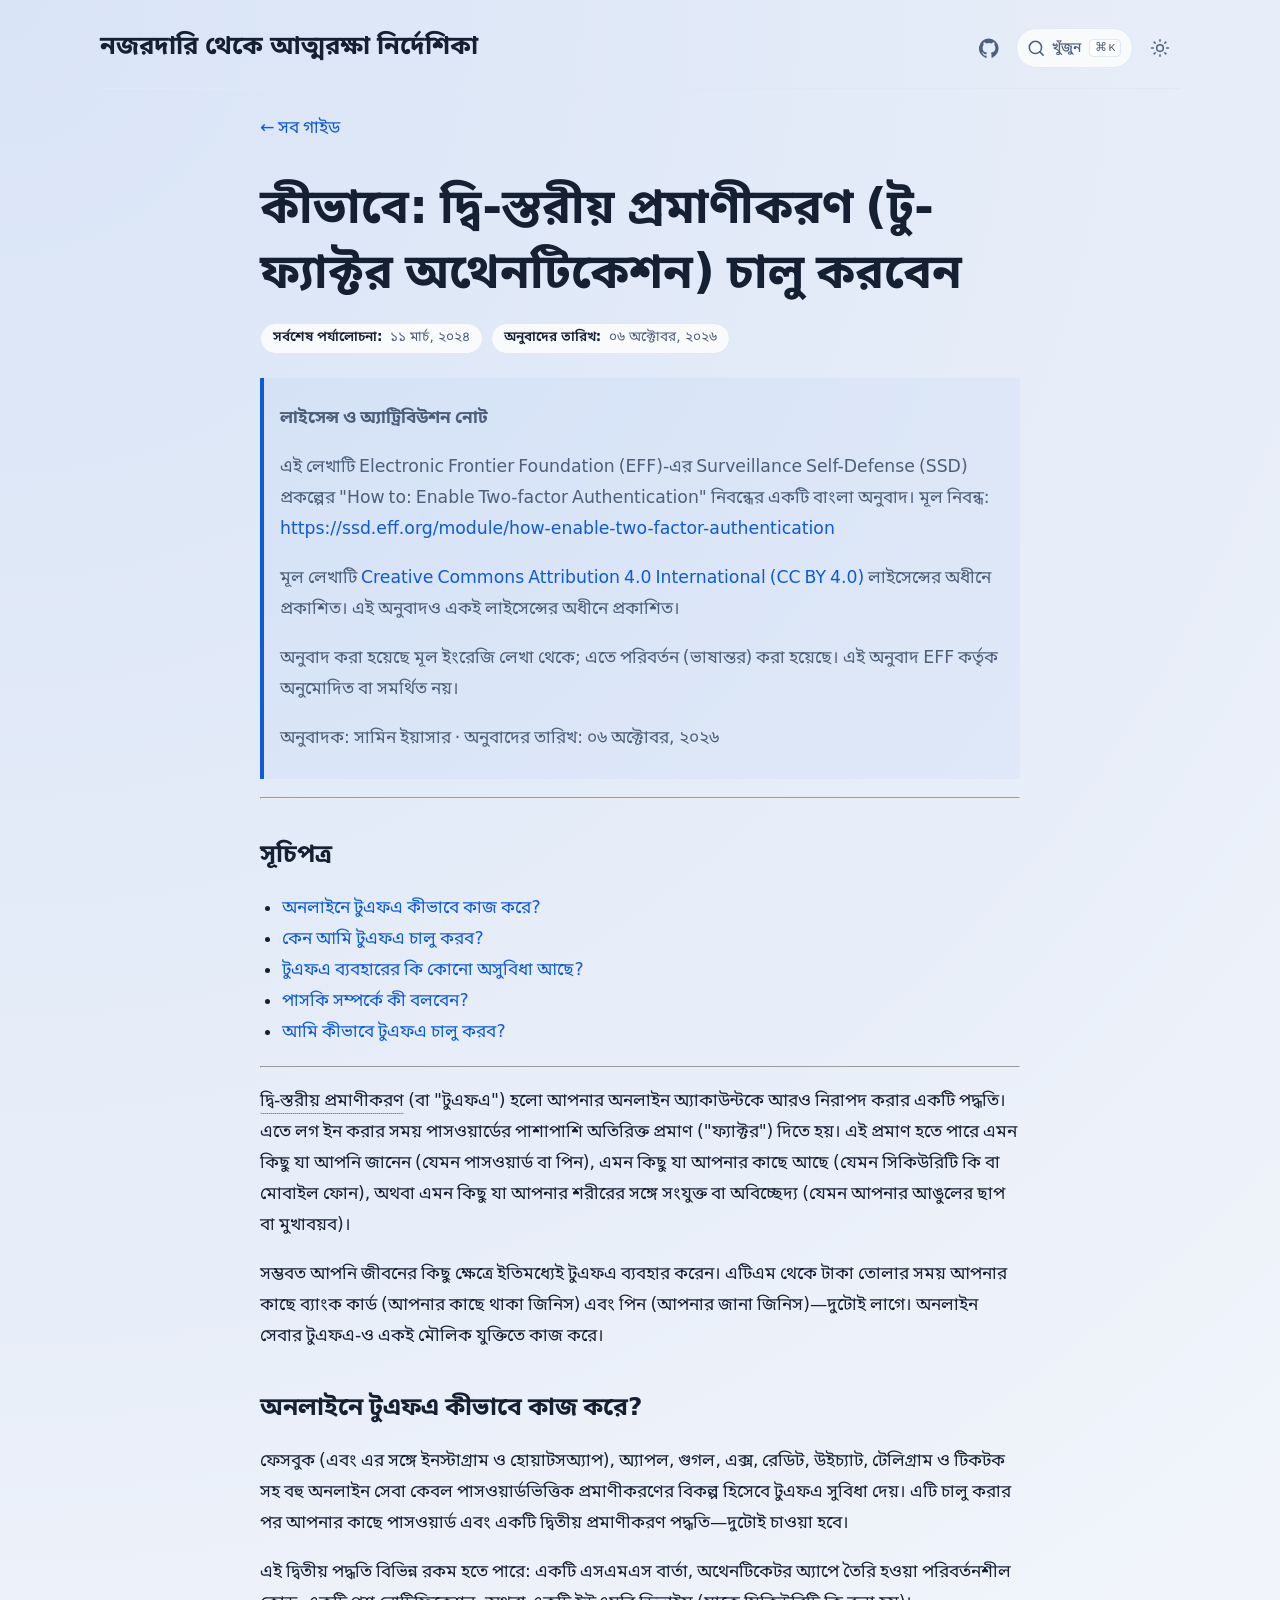
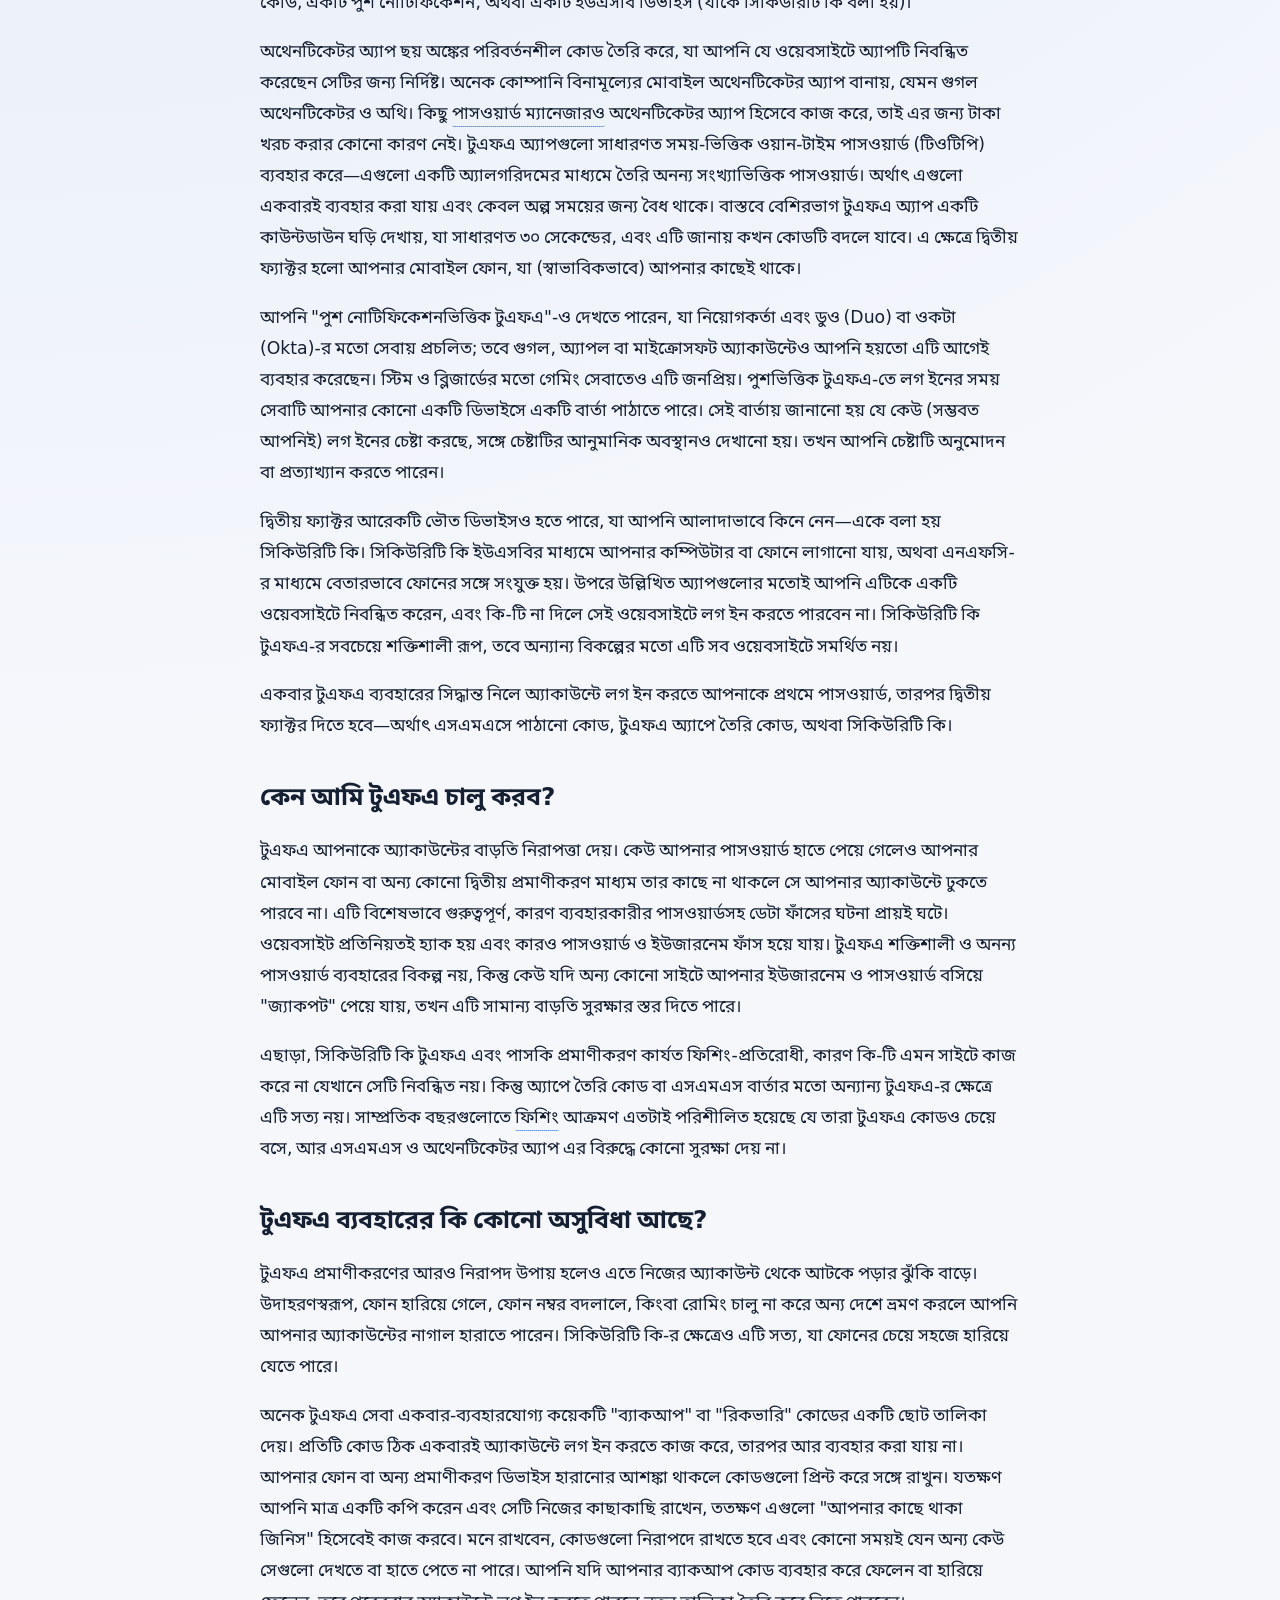
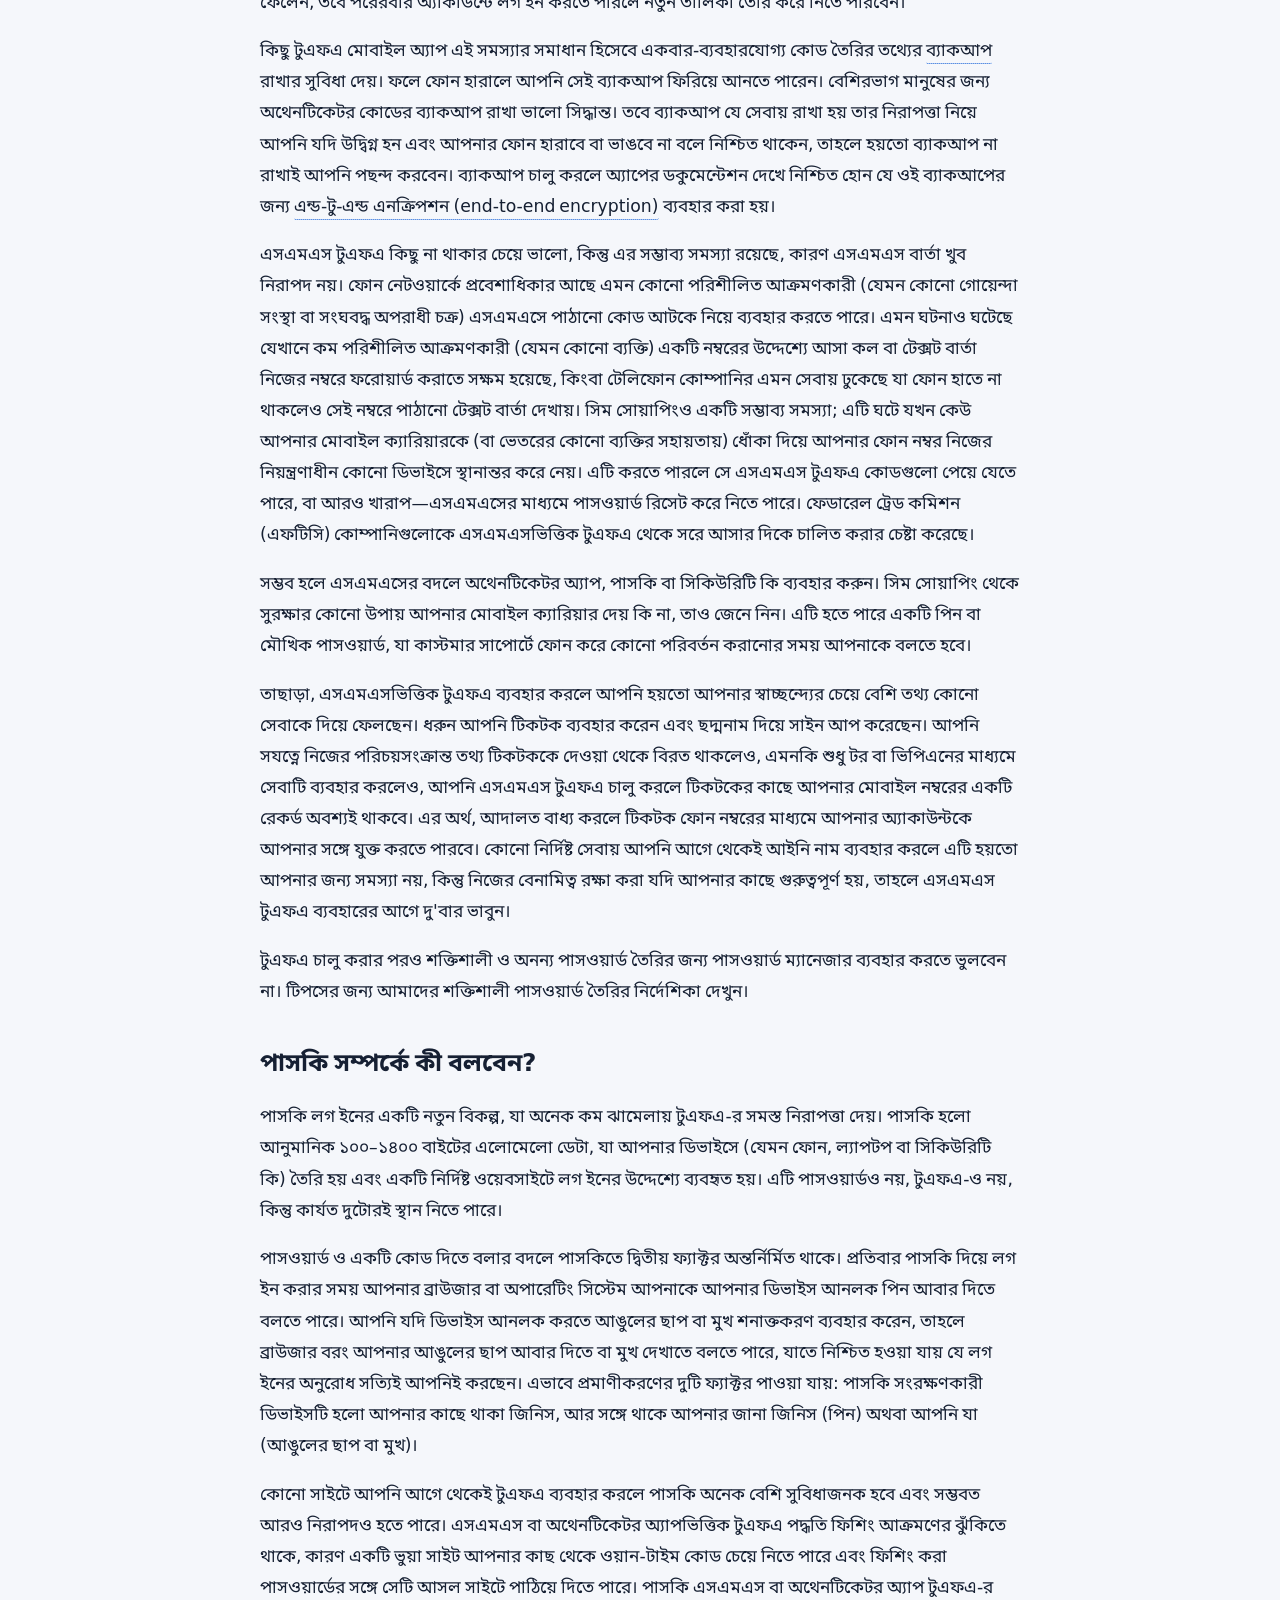
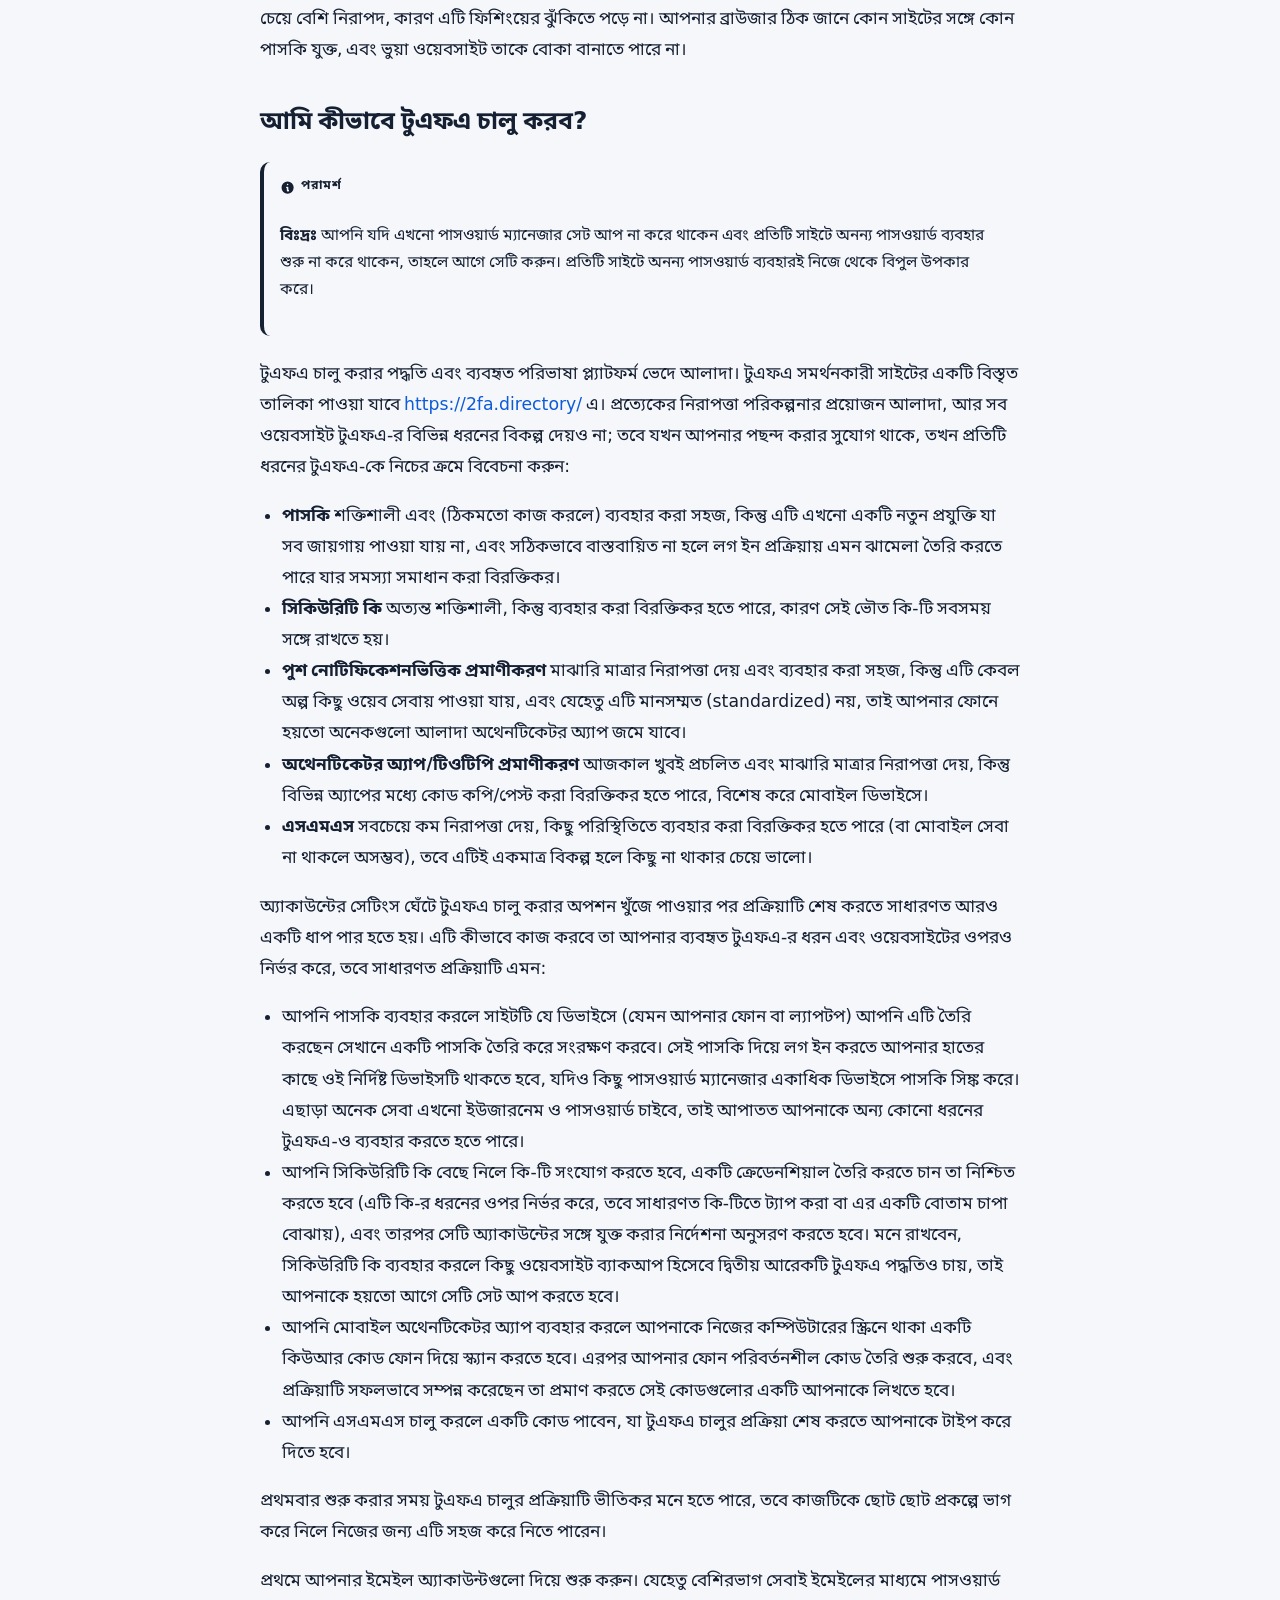
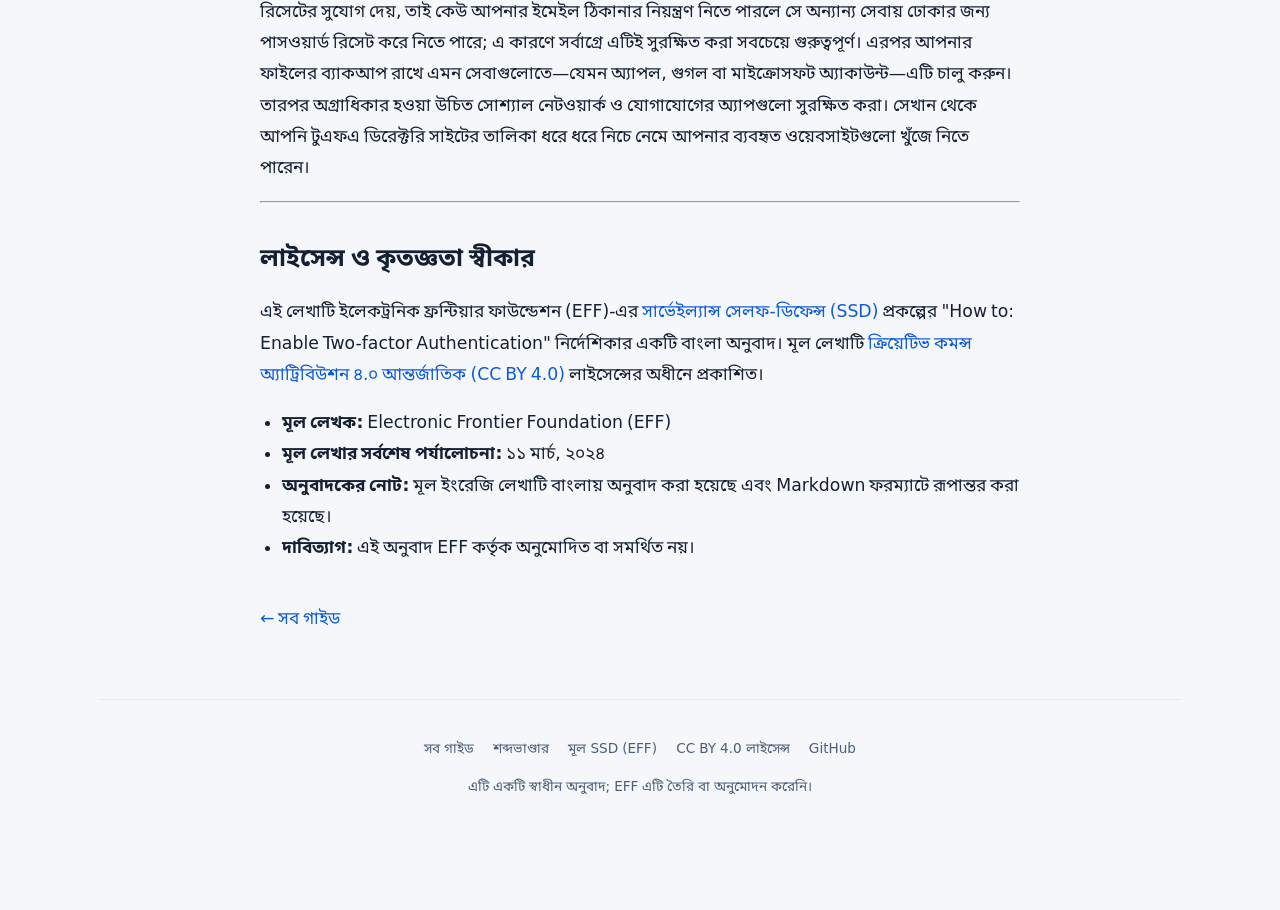
<file: ssd/how-enable-two-factor-authentication/index.html>
<!doctype html>
<html lang="bn">

<head>
  <meta charset="utf-8">
  <meta name="viewport" content="width=device-width, initial-scale=1">
  <meta http-equiv="content-language" content="bn">
  <title>কীভাবে: দ্বি-স্তরীয় প্রমাণীকরণ (টু-ফ্যাক্টর অথেনটিকেশন) চালু করবেন — বাংলা অনুবাদ</title>
  <meta name="description"
    content="দ্বি-স্তরীয় প্রমাণীকরণ বা টু-ফ্যাক্টর অথেনটিকেশন (2FA) কী, কেন এটি অত্যন্ত জরুরি এবং বিভিন্ন অনলাইন অ্যাকাউন্টে টুএফএ চালু করার নিয়ম — EFF Surveillance Self-Defense (SSD) বাংলা অনুবাদ।">
  <meta name="keywords"
    content="কীভাবে দ্বি-স্তরীয় প্রমাণীকরণ চালু করবেন, টু-ফ্যাক্টর অথেনটিকেশন কী, টুএফএ চালু করার নিয়ম, টু-ফ্যাক্টর প্রমাণীকরণ, অথেনটিকেটর অ্যাপ, সিকিউরিটি কি, two factor authentication in bengali, 2fa bangla guide, enable 2fa bangla, account security bangla, ssd bengali translation, eff ssd bangla">
  <meta name="author" content="Electronic Frontier Foundation (EFF), অনুবাদক: সামিন ইয়াসার">
  <meta name="robots" content="index, follow, max-snippet:-1, max-image-preview:large, max-video-preview:-1">
  <link rel="canonical" href="https://translation.samin-yasar.dev/ssd/how-enable-two-factor-authentication/">
  <link rel="alternate" hreflang="bn" href="https://translation.samin-yasar.dev/ssd/how-enable-two-factor-authentication/">
  <link rel="alternate" hreflang="en" href="https://ssd.eff.org/module/how-enable-two-factor-authentication">
  <link rel="stylesheet" href="/assets/style.css">

  <meta property="og:site_name" content="নজরদারি থেকে আত্মরক্ষা নির্দেশিকা — SSD বাংলা অনুবাদ">
  <meta property="og:type" content="article">
  <meta property="og:title" content="কীভাবে: দ্বি-স্তরীয় প্রমাণীকরণ (টু-ফ্যাক্টর অথেনটিকেশন) চালু করবেন — বাংলা অনুবাদ">
  <meta property="og:description"
    content="টু-ফ্যাক্টর অথেনটিকেশন (2FA) কী এবং বিভিন্ন অ্যাকাউন্টে কীভাবে টুএফএএ চালু করে অ্যাকাউন্ট সুরক্ষিত রাখবেন।">
  <meta property="og:url" content="https://translation.samin-yasar.dev/ssd/how-enable-two-factor-authentication/">
  <meta property="og:locale" content="bn_BD">
  <meta property="article:published_time" content="2024-03-11">
  <meta property="article:modified_time" content="2026-10-06">
  <meta property="article:author" content="Electronic Frontier Foundation (EFF)">
  <meta property="article:section" content="Digital Security">

  <meta name="twitter:card" content="summary">
  <meta name="twitter:title" content="কীভাবে: দ্বি-স্তরীয় প্রমাণীকরণ (টু-ফ্যাক্টর অথেনটিকেশন) চালু করবেন — বাংলা অনুবাদ">
  <meta name="twitter:description"
    content="টু-ফ্যাক্টর অথেনটিকেশন (2FA) কী এবং বিভিন্ন অ্যাকাউন্টে কীভাবে টুএফএ চালু করে অ্যাকাউন্ট সুরক্ষিত রাখবেন।">

  <script type="application/ld+json">
    {
      "@context": "https://schema.org",
      "@graph": [
        {
          "@type": "TechArticle",
          "@id": "https://translation.samin-yasar.dev/ssd/how-enable-two-factor-authentication/#article",
          "headline": "কীভাবে: দ্বি-স্তরীয় প্রমাণীকরণ (টু-ফ্যাক্টর অথেনটিকেশন) চালু করবেন — বাংলা অনুবাদ",
          "name": "কীভাবে: দ্বি-স্তরীয় প্রমাণীকরণ (টু-ফ্যাক্টর অথেনটিকেশন) চালু করবেন",
          "description": "টু-ফ্যাক্টর অথেনটিকেশন (2FA) কী, কেন এটি অত্যন্ত জরুরি এবং বিভিন্ন অনলাইন অ্যাকাউন্টে কীভাবে টুএফএ চালু করবেন — EFF Surveillance Self-Defense-এর বাংলা অনুবাদ।",
          "inLanguage": "bn",
          "mainEntityOfPage": "https://translation.samin-yasar.dev/ssd/how-enable-two-factor-authentication/",
          "url": "https://translation.samin-yasar.dev/ssd/how-enable-two-factor-authentication/",
          "datePublished": "2024-03-11",
          "dateModified": "2026-10-06",
          "author": {
            "@type": "Organization",
            "name": "Electronic Frontier Foundation",
            "url": "https://www.eff.org"
          },
          "translator": {
            "@type": "Person",
            "name": "সামিন ইয়াসার"
          },
          "publisher": {
            "@type": "Organization",
            "name": "নজরদারি থেকে আত্মরক্ষা নির্দেশিকা",
            "url": "https://translation.samin-yasar.dev/"
          },
          "isBasedOn": "https://ssd.eff.org/module/how-enable-two-factor-authentication",
          "about": [
            {
              "@type": "Thing",
              "name": "Two-Factor Authentication"
            },
            {
              "@type": "Thing",
              "name": "Account Security"
            },
            {
              "@type": "Thing",
              "name": "Authentication Security"
            }
          ],
          "keywords": "দ্বি-স্তরীয় প্রমাণীকরণ, টু-ফ্যাক্টর অথেনটিকেশন, টুএফএ চালু করার নিয়ম, অথেনটিকেটর অ্যাপ, সিকিউরিটি কি, two factor authentication bangla, 2fa bangla guide"
        },
        {
          "@type": "BreadcrumbList",
          "itemListElement": [
            {
              "@type": "ListItem",
              "position": 1,
              "name": "হোম",
              "item": "https://translation.samin-yasar.dev/ssd/"
            },
            {
              "@type": "ListItem",
              "position": 2,
              "name": "কীভাবে: দ্বি-স্তরীয় প্রমাণীকরণ চালু করবেন",
              "item": "https://translation.samin-yasar.dev/ssd/how-enable-two-factor-authentication/"
            }
          ]
        }
      ]
    }
  </script>
  <script>
    (() => {
      const savedTheme = localStorage.getItem("theme");
      const prefersDark = window.matchMedia("(prefers-color-scheme: dark)").matches;
      document.documentElement.dataset.theme = savedTheme || (prefersDark ? "dark" : "light");
    })();
  </script>
</head>

<body>
  <a class="skip-link" href="#main">মূল কনটেন্টে যান</a>

  <div class="site-shell">

    <header class="site-header" aria-label="সাইট নেভিগেশন">
      <div class="brand-block">
        <a class="brand" href="/ssd/">নজরদারি থেকে আত্মরক্ষা নির্দেশিকা</a>
      </div>
      <div class="header-actions">
        <a class="icon-link"
          href="https://github.com/Samin-yasar/translation/tree/main/ssd/how-enable-two-factor-authentication"
          aria-label="GitHub রিপোজিটরি" title="GitHub রিপোজিটরি">
          <svg viewBox="0 0 24 24" aria-hidden="true">
            <path
              d="M12 .5a12 12 0 0 0-3.79 23.39c.6.11.82-.26.82-.58v-2.25c-3.34.73-4.04-1.61-4.04-1.61-.55-1.39-1.34-1.76-1.34-1.76-1.09-.75.08-.74.08-.74 1.2.09 1.84 1.24 1.84 1.24 1.07 1.84 2.8 1.31 3.48 1 .11-.78.42-1.31.76-1.61-2.67-.3-5.47-1.34-5.47-5.95 0-1.31.47-2.38 1.24-3.22-.13-.3-.54-1.52.12-3.18 0 0 1.01-.32 3.3 1.23a11.5 11.5 0 0 1 6 0c2.29-1.55 3.3-1.23 3.3-1.23.66 1.66.25 2.88.12 3.18.77.84 1.24 1.91 1.24 3.22 0 4.62-2.8 5.64-5.48 5.94.43.37.81 1.1.81 2.22v3.29c0 .32.22.69.83.57A12 12 0 0 0 12 .5Z" />
          </svg>
        </a>
        <button class="theme-toggle" type="button" aria-label="ডার্ক থিম চালু করুন" title="ডার্ক থিম">
          <svg class="theme-icon theme-icon-sun" viewBox="0 0 24 24" aria-hidden="true">
            <circle cx="12" cy="12" r="4" />
            <path
              d="M12 2v2M12 20v2M4.93 4.93l1.41 1.41M17.66 17.66l1.41 1.41M2 12h2M20 12h2M4.93 19.07l1.41-1.41M17.66 6.34l1.41-1.41" />
          </svg>
          <svg class="theme-icon theme-icon-moon" viewBox="0 0 24 24" aria-hidden="true">
            <path d="M20.5 15.5A8.5 8.5 0 0 1 8.5 3.5 8.5 8.5 0 1 0 20.5 15.5Z" />
          </svg>
        </button>
      </div>
    </header>

    <main id="main" class="page-content">

      <nav class="pagination pagination-top" aria-label="গাইড নেভিগেশন"><a href="/ssd/">← সব গাইড</a><span
          aria-hidden="true"></span></nav>

      <article>

        <h1 id="how-enable-two-factor-authentication">কীভাবে: দ্বি-স্তরীয় প্রমাণীকরণ (টু-ফ্যাক্টর অথেনটিকেশন) চালু করবেন <a class="heading-anchor" href="#how-enable-two-factor-authentication"
            aria-label="এই অনুচ্ছেদের লিংক">#</a></h1>

        <div class="meta-group">
          <span class="review-meta"><strong>সর্বশেষ পর্যালোচনা:</strong> ১১ মার্চ, ২০২৪</span>
          <span class="review-meta"><strong>অনুবাদের তারিখ:</strong> ০৬ অক্টোবর, ২০২৬</span>
        </div>

        <blockquote>
          <p><strong>লাইসেন্স ও অ্যাট্রিবিউশন নোট</strong></p>
          <p>এই লেখাটি Electronic Frontier Foundation (EFF)-এর Surveillance Self-Defense (SSD) প্রকল্পের &quot;How to: Enable Two-factor Authentication&quot; নিবন্ধের একটি বাংলা অনুবাদ। মূল নিবন্ধ: <a
              href="https://ssd.eff.org/module/how-enable-two-factor-authentication">https://ssd.eff.org/module/how-enable-two-factor-authentication</a>
          </p>
          <p>মূল লেখাটি <a href="https://creativecommons.org/licenses/by/4.0/">Creative Commons Attribution 4.0
              International (CC BY 4.0)</a> লাইসেন্সের অধীনে প্রকাশিত। এই অনুবাদও একই লাইসেন্সের অধীনে প্রকাশিত।</p>
          <p>অনুবাদ করা হয়েছে মূল ইংরেজি লেখা থেকে; এতে পরিবর্তন (ভাষান্তর) করা হয়েছে। এই অনুবাদ EFF কর্তৃক অনুমোদিত
            বা সমর্থিত নয়।</p>
          <p>অনুবাদক: সামিন ইয়াসার · অনুবাদের তারিখ: ০৬ অক্টোবর, ২০২৬</p>
        </blockquote>

        <hr>

        <h2 id="table-of-contents">সূচিপত্র <a class="heading-anchor" href="#table-of-contents"
            aria-label="এই অনুচ্ছেদের লিংক">#</a></h2>
        <ul>
          <li><a href="#how-does-2fa-work-online">অনলাইনে টুএফএ কীভাবে কাজ করে?</a></li>
          <li><a href="#why-should-i-turn-on-2fa">কেন আমি টুএফএ চালু করব?</a></li>
          <li><a href="#are-there-any-downsides-to-using-2fa">টুএফএ ব্যবহারের কি কোনো অসুবিধা আছে?</a></li>
          <li><a href="#what-about-passkeys">পাসকি সম্পর্কে কী বলবেন?</a></li>
          <li><a href="#how-do-i-turn-on-2fa">আমি কীভাবে টুএফএ চালু করব?</a></li>
        </ul>

        <hr>

        <p><abbr class="glossary-term" title="শুধু পাসওয়ার্ডের পাশাপাশি আরেকটি যাচাই যোগ করা — যেমন SMS কোড বা অথেন্টিকেটর অ্যাপ। পাসওয়ার্ড চুরি হলেও অ্যাকাউন্ট সুরক্ষিত থাকে।">দ্বি-স্তরীয় প্রমাণীকরণ</abbr> (বা &quot;টুএফএ&quot;) হলো আপনার অনলাইন অ্যাকাউন্টকে আরও নিরাপদ করার একটি পদ্ধতি। এতে লগ ইন করার সময় পাসওয়ার্ডের পাশাপাশি অতিরিক্ত প্রমাণ (&quot;ফ্যাক্টর&quot;) দিতে হয়। এই প্রমাণ হতে পারে এমন কিছু যা আপনি জানেন (যেমন পাসওয়ার্ড বা পিন), এমন কিছু যা আপনার কাছে আছে (যেমন সিকিউরিটি কি বা মোবাইল ফোন), অথবা এমন কিছু যা আপনার শরীরের সঙ্গে সংযুক্ত বা অবিচ্ছেদ্য (যেমন আপনার আঙুলের ছাপ বা মুখাবয়ব)।</p>

        <p>সম্ভবত আপনি জীবনের কিছু ক্ষেত্রে ইতিমধ্যেই টুএফএ ব্যবহার করেন। এটিএম থেকে টাকা তোলার সময় আপনার কাছে ব্যাংক কার্ড (আপনার কাছে থাকা জিনিস) এবং পিন (আপনার জানা জিনিস)—দুটোই লাগে। অনলাইন সেবার টুএফএ-ও একই মৌলিক যুক্তিতে কাজ করে।</p>

        <h2 id="how-does-2fa-work-online">অনলাইনে টুএফএ কীভাবে কাজ করে? <a class="heading-anchor"
            href="#how-does-2fa-work-online" aria-label="এই অনুচ্ছেদের লিংক">#</a></h2>

        <p>ফেসবুক (এবং এর সঙ্গে ইনস্টাগ্রাম ও হোয়াটসঅ্যাপ), অ্যাপল, গুগল, এক্স, রেডিট, উইচ্যাট, টেলিগ্রাম ও টিকটক সহ বহু অনলাইন সেবা কেবল পাসওয়ার্ডভিত্তিক প্রমাণীকরণের বিকল্প হিসেবে টুএফএ সুবিধা দেয়। এটি চালু করার পর আপনার কাছে পাসওয়ার্ড এবং একটি দ্বিতীয় প্রমাণীকরণ পদ্ধতি—দুটোই চাওয়া হবে।</p>

        <p>এই দ্বিতীয় পদ্ধতি বিভিন্ন রকম হতে পারে: একটি এসএমএস বার্তা, অথেনটিকেটর অ্যাপে তৈরি হওয়া পরিবর্তনশীল কোড, একটি পুশ নোটিফিকেশন, অথবা একটি ইউএসবি ডিভাইস (যাকে সিকিউরিটি কি বলা হয়)।</p>

        <p>অথেনটিকেটর অ্যাপ ছয় অঙ্কের পরিবর্তনশীল কোড তৈরি করে, যা আপনি যে ওয়েবসাইটে অ্যাপটি নিবন্ধিত করেছেন সেটির জন্য নির্দিষ্ট। অনেক কোম্পানি বিনামূল্যের মোবাইল অথেনটিকেটর অ্যাপ বানায়, যেমন গুগল অথেনটিকেটর ও অথি। কিছু <abbr class="glossary-term" title="একটি অ্যাপ যা আপনার সব পাসওয়ার্ড এনক্রিপ্ট করে সংরক্ষণ করে এবং প্রয়োজনে স্বয়ংক্রিয়ভাবে পূরণ করে দেয়। এটি ব্যবহার করলে প্রতিটি সাইটে আলাদা শক্তিশালী পাসওয়ার্ড রাখা সহজ হয়।">পাসওয়ার্ড ম্যানেজারও</abbr> অথেনটিকেটর অ্যাপ হিসেবে কাজ করে, তাই এর জন্য টাকা খরচ করার কোনো কারণ নেই। টুএফএ অ্যাপগুলো সাধারণত সময়-ভিত্তিক ওয়ান-টাইম পাসওয়ার্ড (টিওটিপি) ব্যবহার করে—এগুলো একটি অ্যালগরিদমের মাধ্যমে তৈরি অনন্য সংখ্যাভিত্তিক পাসওয়ার্ড। অর্থাৎ এগুলো একবারই ব্যবহার করা যায় এবং কেবল অল্প সময়ের জন্য বৈধ থাকে। বাস্তবে বেশিরভাগ টুএফএ অ্যাপ একটি কাউন্টডাউন ঘড়ি দেখায়, যা সাধারণত ৩০ সেকেন্ডের, এবং এটি জানায় কখন কোডটি বদলে যাবে। এ ক্ষেত্রে দ্বিতীয় ফ্যাক্টর হলো আপনার মোবাইল ফোন, যা (স্বাভাবিকভাবে) আপনার কাছেই থাকে।</p>

        <p>আপনি &quot;পুশ নোটিফিকেশনভিত্তিক টুএফএ&quot;-ও দেখতে পারেন, যা নিয়োগকর্তা এবং ডুও (Duo) বা ওকটা (Okta)-র মতো সেবায় প্রচলিত; তবে গুগল, অ্যাপল বা মাইক্রোসফট অ্যাকাউন্টেও আপনি হয়তো এটি আগেই ব্যবহার করেছেন। স্টিম ও ব্লিজার্ডের মতো গেমিং সেবাতেও এটি জনপ্রিয়। পুশভিত্তিক টুএফএ-তে লগ ইনের সময় সেবাটি আপনার কোনো একটি ডিভাইসে একটি বার্তা পাঠাতে পারে। সেই বার্তায় জানানো হয় যে কেউ (সম্ভবত আপনিই) লগ ইনের চেষ্টা করছে, সঙ্গে চেষ্টাটির আনুমানিক অবস্থানও দেখানো হয়। তখন আপনি চেষ্টাটি অনুমোদন বা প্রত্যাখ্যান করতে পারেন।</p>

        <p>দ্বিতীয় ফ্যাক্টর আরেকটি ভৌত ডিভাইসও হতে পারে, যা আপনি আলাদাভাবে কিনে নেন—একে বলা হয় সিকিউরিটি কি। সিকিউরিটি কি ইউএসবির মাধ্যমে আপনার কম্পিউটার বা ফোনে লাগানো যায়, অথবা এনএফসি-র মাধ্যমে বেতারভাবে ফোনের সঙ্গে সংযুক্ত হয়। উপরে উল্লিখিত অ্যাপগুলোর মতোই আপনি এটিকে একটি ওয়েবসাইটে নিবন্ধিত করেন, এবং কি-টি না দিলে সেই ওয়েবসাইটে লগ ইন করতে পারবেন না। সিকিউরিটি কি টুএফএ-র সবচেয়ে শক্তিশালী রূপ, তবে অন্যান্য বিকল্পের মতো এটি সব ওয়েবসাইটে সমর্থিত নয়।</p>

        <p>একবার টুএফএ ব্যবহারের সিদ্ধান্ত নিলে অ্যাকাউন্টে লগ ইন করতে আপনাকে প্রথমে পাসওয়ার্ড, তারপর দ্বিতীয় ফ্যাক্টর দিতে হবে—অর্থাৎ এসএমএসে পাঠানো কোড, টুএফএ অ্যাপে তৈরি কোড, অথবা সিকিউরিটি কি।</p>

        <h2 id="why-should-i-turn-on-2fa">কেন আমি টুএফএ চালু করব? <a class="heading-anchor"
            href="#why-should-i-turn-on-2fa" aria-label="এই অনুচ্ছেদের লিংক">#</a></h2>

        <p>টুএফএ আপনাকে অ্যাকাউন্টের বাড়তি নিরাপত্তা দেয়। কেউ আপনার পাসওয়ার্ড হাতে পেয়ে গেলেও আপনার মোবাইল ফোন বা অন্য কোনো দ্বিতীয় প্রমাণীকরণ মাধ্যম তার কাছে না থাকলে সে আপনার অ্যাকাউন্টে ঢুকতে পারবে না। এটি বিশেষভাবে গুরুত্বপূর্ণ, কারণ ব্যবহারকারীর পাসওয়ার্ডসহ ডেটা ফাঁসের ঘটনা প্রায়ই ঘটে। ওয়েবসাইট প্রতিনিয়তই হ্যাক হয় এবং কারও পাসওয়ার্ড ও ইউজারনেম ফাঁস হয়ে যায়। টুএফএ শক্তিশালী ও অনন্য পাসওয়ার্ড ব্যবহারের বিকল্প নয়, কিন্তু কেউ যদি অন্য কোনো সাইটে আপনার ইউজারনেম ও পাসওয়ার্ড বসিয়ে &quot;জ্যাকপট&quot; পেয়ে যায়, তখন এটি সামান্য বাড়তি সুরক্ষার স্তর দিতে পারে।</p>

        <p>এছাড়া, সিকিউরিটি কি টুএফএ এবং পাসকি প্রমাণীকরণ কার্যত ফিশিং-প্রতিরোধী, কারণ কি-টি এমন সাইটে কাজ করে না যেখানে সেটি নিবন্ধিত নয়। কিন্তু অ্যাপে তৈরি কোড বা এসএমএস বার্তার মতো অন্যান্য টুএফএ-র ক্ষেত্রে এটি সত্য নয়। সাম্প্রতিক বছরগুলোতে <abbr class="glossary-term" title="প্রতারণামূলক বার্তা বা ওয়েবসাইটের মাধ্যমে আপনার পাসওয়ার্ড, ব্যাংকের তথ্য বা ব্যক্তিগত তথ্য হাতিয়ে নেওয়ার চেষ্টা। এই বার্তাগুলো সাধারণত ব্যাংক, সরকারি সংস্থা বা পরিচিত সেবার নামে আসে।">ফিশিং</abbr> আক্রমণ এতটাই পরিশীলিত হয়েছে যে তারা টুএফএ কোডও চেয়ে বসে, আর এসএমএস ও অথেনটিকেটর অ্যাপ এর বিরুদ্ধে কোনো সুরক্ষা দেয় না।</p>

        <h2 id="are-there-any-downsides-to-using-2fa">টুএফএ ব্যবহারের কি কোনো অসুবিধা আছে? <a
            class="heading-anchor" href="#are-there-any-downsides-to-using-2fa" aria-label="এই অনুচ্ছেদের লিংক">#</a></h2>

        <p>টুএফএ প্রমাণীকরণের আরও নিরাপদ উপায় হলেও এতে নিজের অ্যাকাউন্ট থেকে আটকে পড়ার ঝুঁকি বাড়ে। উদাহরণস্বরূপ, ফোন হারিয়ে গেলে, ফোন নম্বর বদলালে, কিংবা রোমিং চালু না করে অন্য দেশে ভ্রমণ করলে আপনি আপনার অ্যাকাউন্টের নাগাল হারাতে পারেন। সিকিউরিটি কি-র ক্ষেত্রেও এটি সত্য, যা ফোনের চেয়ে সহজে হারিয়ে যেতে পারে।</p>

        <p>অনেক টুএফএ সেবা একবার-ব্যবহারযোগ্য কয়েকটি &quot;ব্যাকআপ&quot; বা &quot;রিকভারি&quot; কোডের একটি ছোট তালিকা দেয়। প্রতিটি কোড ঠিক একবারই অ্যাকাউন্টে লগ ইন করতে কাজ করে, তারপর আর ব্যবহার করা যায় না। আপনার ফোন বা অন্য প্রমাণীকরণ ডিভাইস হারানোর আশঙ্কা থাকলে কোডগুলো প্রিন্ট করে সঙ্গে রাখুন। যতক্ষণ আপনি মাত্র একটি কপি করেন এবং সেটি নিজের কাছাকাছি রাখেন, ততক্ষণ এগুলো &quot;আপনার কাছে থাকা জিনিস&quot; হিসেবেই কাজ করবে। মনে রাখবেন, কোডগুলো নিরাপদে রাখতে হবে এবং কোনো সময়ই যেন অন্য কেউ সেগুলো দেখতে বা হাতে পেতে না পারে। আপনি যদি আপনার ব্যাকআপ কোড ব্যবহার করে ফেলেন বা হারিয়ে ফেলেন, তবে পরেরবার অ্যাকাউন্টে লগ ইন করতে পারলে নতুন তালিকা তৈরি করে নিতে পারবেন।</p>

        <p>কিছু টুএফএ মোবাইল অ্যাপ এই সমস্যার সমাধান হিসেবে একবার-ব্যবহারযোগ্য কোড তৈরির তথ্যের <abbr class="glossary-term" title="আপনার তথ্যের একটি অতিরিক্ত কপি, যাতে ডিভাইস নষ্ট বা হারিয়ে গেলেও তথ্য পুনরুদ্ধার করা যায়।">ব্যাকআপ</abbr> রাখার সুবিধা দেয়। ফলে ফোন হারালে আপনি সেই ব্যাকআপ ফিরিয়ে আনতে পারেন। বেশিরভাগ মানুষের জন্য অথেনটিকেটর কোডের ব্যাকআপ রাখা ভালো সিদ্ধান্ত। তবে ব্যাকআপ যে সেবায় রাখা হয় তার নিরাপত্তা নিয়ে আপনি যদি উদ্বিগ্ন হন এবং আপনার ফোন হারাবে বা ভাঙবে না বলে নিশ্চিত থাকেন, তাহলে হয়তো ব্যাকআপ না রাখাই আপনি পছন্দ করবেন। ব্যাকআপ চালু করলে অ্যাপের ডকুমেন্টেশন দেখে নিশ্চিত হোন যে ওই ব্যাকআপের জন্য <abbr class="glossary-term" title="বার্তাটি প্রেরকের ডিভাইসে তালাবন্ধ হয় এবং শুধু প্রাপকের ডিভাইসেই খোলে। মাঝখানে — এমনকি অ্যাপের কোম্পানিও — পড়তে পারে না।">এন্ড-টু-এন্ড এনক্রিপশন (end-to-end encryption)</abbr> ব্যবহার করা হয়।</p>

        <p>এসএমএস টুএফএ কিছু না থাকার চেয়ে ভালো, কিন্তু এর সম্ভাব্য সমস্যা রয়েছে, কারণ এসএমএস বার্তা খুব নিরাপদ নয়। ফোন নেটওয়ার্কে প্রবেশাধিকার আছে এমন কোনো পরিশীলিত আক্রমণকারী (যেমন কোনো গোয়েন্দা সংস্থা বা সংঘবদ্ধ অপরাধী চক্র) এসএমএসে পাঠানো কোড আটকে নিয়ে ব্যবহার করতে পারে। এমন ঘটনাও ঘটেছে যেখানে কম পরিশীলিত আক্রমণকারী (যেমন কোনো ব্যক্তি) একটি নম্বরের উদ্দেশ্যে আসা কল বা টেক্সট বার্তা নিজের নম্বরে ফরোয়ার্ড করাতে সক্ষম হয়েছে, কিংবা টেলিফোন কোম্পানির এমন সেবায় ঢুকেছে যা ফোন হাতে না থাকলেও সেই নম্বরে পাঠানো টেক্সট বার্তা দেখায়। সিম সোয়াপিংও একটি সম্ভাব্য সমস্যা; এটি ঘটে যখন কেউ আপনার মোবাইল ক্যারিয়ারকে (বা ভেতরের কোনো ব্যক্তির সহায়তায়) ধোঁকা দিয়ে আপনার ফোন নম্বর নিজের নিয়ন্ত্রণাধীন কোনো ডিভাইসে স্থানান্তর করে নেয়। এটি করতে পারলে সে এসএমএস টুএফএ কোডগুলো পেয়ে যেতে পারে, বা আরও খারাপ—এসএমএসের মাধ্যমে পাসওয়ার্ড রিসেট করে নিতে পারে। ফেডারেল ট্রেড কমিশন (এফটিসি) কোম্পানিগুলোকে এসএমএসভিত্তিক টুএফএ থেকে সরে আসার দিকে চালিত করার চেষ্টা করেছে।</p>

        <p>সম্ভব হলে এসএমএসের বদলে অথেনটিকেটর অ্যাপ, পাসকি বা সিকিউরিটি কি ব্যবহার করুন। সিম সোয়াপিং থেকে সুরক্ষার কোনো উপায় আপনার মোবাইল ক্যারিয়ার দেয় কি না, তাও জেনে নিন। এটি হতে পারে একটি পিন বা মৌখিক পাসওয়ার্ড, যা কাস্টমার সাপোর্টে ফোন করে কোনো পরিবর্তন করানোর সময় আপনাকে বলতে হবে।</p>

        <p>তাছাড়া, এসএমএসভিত্তিক টুএফএ ব্যবহার করলে আপনি হয়তো আপনার স্বাচ্ছন্দ্যের চেয়ে বেশি তথ্য কোনো সেবাকে দিয়ে ফেলছেন। ধরুন আপনি টিকটক ব্যবহার করেন এবং ছদ্মনাম দিয়ে সাইন আপ করেছেন। আপনি সযত্নে নিজের পরিচয়সংক্রান্ত তথ্য টিকটককে দেওয়া থেকে বিরত থাকলেও, এমনকি শুধু টর বা ভিপিএনের মাধ্যমে সেবাটি ব্যবহার করলেও, আপনি এসএমএস টুএফএ চালু করলে টিকটকের কাছে আপনার মোবাইল নম্বরের একটি রেকর্ড অবশ্যই থাকবে। এর অর্থ, আদালত বাধ্য করলে টিকটক ফোন নম্বরের মাধ্যমে আপনার অ্যাকাউন্টকে আপনার সঙ্গে যুক্ত করতে পারবে। কোনো নির্দিষ্ট সেবায় আপনি আগে থেকেই আইনি নাম ব্যবহার করলে এটি হয়তো আপনার জন্য সমস্যা নয়, কিন্তু নিজের বেনামিত্ব রক্ষা করা যদি আপনার কাছে গুরুত্বপূর্ণ হয়, তাহলে এসএমএস টুএফএ ব্যবহারের আগে দু&#39;বার ভাবুন।</p>

        <p>টুএফএ চালু করার পরও শক্তিশালী ও অনন্য পাসওয়ার্ড তৈরির জন্য পাসওয়ার্ড ম্যানেজার ব্যবহার করতে ভুলবেন না। টিপসের জন্য আমাদের শক্তিশালী পাসওয়ার্ড তৈরির নির্দেশিকা দেখুন।</p>

        <h2 id="what-about-passkeys">পাসকি সম্পর্কে কী বলবেন? <a class="heading-anchor"
            href="#what-about-passkeys" aria-label="এই অনুচ্ছেদের লিংক">#</a></h2>

        <p>পাসকি লগ ইনের একটি নতুন বিকল্প, যা অনেক কম ঝামেলায় টুএফএ-র সমস্ত নিরাপত্তা দেয়। পাসকি হলো আনুমানিক ১০০–১৪০০ বাইটের এলোমেলো ডেটা, যা আপনার ডিভাইসে (যেমন ফোন, ল্যাপটপ বা সিকিউরিটি কি) তৈরি হয় এবং একটি নির্দিষ্ট ওয়েবসাইটে লগ ইনের উদ্দেশ্যে ব্যবহৃত হয়। এটি পাসওয়ার্ডও নয়, টুএফএ-ও নয়, কিন্তু কার্যত দুটোরই স্থান নিতে পারে।</p>

        <p>পাসওয়ার্ড ও একটি কোড দিতে বলার বদলে পাসকিতে দ্বিতীয় ফ্যাক্টর অন্তর্নির্মিত থাকে। প্রতিবার পাসকি দিয়ে লগ ইন করার সময় আপনার ব্রাউজার বা অপারেটিং সিস্টেম আপনাকে আপনার ডিভাইস আনলক পিন আবার দিতে বলতে পারে। আপনি যদি ডিভাইস আনলক করতে আঙুলের ছাপ বা মুখ শনাক্তকরণ ব্যবহার করেন, তাহলে ব্রাউজার বরং আপনার আঙুলের ছাপ আবার দিতে বা মুখ দেখাতে বলতে পারে, যাতে নিশ্চিত হওয়া যায় যে লগ ইনের অনুরোধ সত্যিই আপনিই করছেন। এভাবে প্রমাণীকরণের দুটি ফ্যাক্টর পাওয়া যায়: পাসকি সংরক্ষণকারী ডিভাইসটি হলো আপনার কাছে থাকা জিনিস, আর সঙ্গে থাকে আপনার জানা জিনিস (পিন) অথবা আপনি যা (আঙুলের ছাপ বা মুখ)।</p>

        <p>কোনো সাইটে আপনি আগে থেকেই টুএফএ ব্যবহার করলে পাসকি অনেক বেশি সুবিধাজনক হবে এবং সম্ভবত আরও নিরাপদও হতে পারে। এসএমএস বা অথেনটিকেটর অ্যাপভিত্তিক টুএফএ পদ্ধতি ফিশিং আক্রমণের ঝুঁকিতে থাকে, কারণ একটি ভুয়া সাইট আপনার কাছ থেকে ওয়ান-টাইম কোড চেয়ে নিতে পারে এবং ফিশিং করা পাসওয়ার্ডের সঙ্গে সেটি আসল সাইটে পাঠিয়ে দিতে পারে। পাসকি এসএমএস বা অথেনটিকেটর অ্যাপ টুএফএ-র চেয়ে বেশি নিরাপদ, কারণ এটি ফিশিংয়ের ঝুঁকিতে পড়ে না। আপনার ব্রাউজার ঠিক জানে কোন সাইটের সঙ্গে কোন পাসকি যুক্ত, এবং ভুয়া ওয়েবসাইট তাকে বোকা বানাতে পারে না।</p>

        <h2 id="how-do-i-turn-on-2fa">আমি কীভাবে টুএফএ চালু করব? <a class="heading-anchor"
            href="#how-do-i-turn-on-2fa" aria-label="এই অনুচ্ছেদের লিংক">#</a></h2>

        <div class="callout note" role="note">
          <div class="callout-label">
            <svg class="callout-icon" viewBox="0 0 20 20" fill="currentColor" aria-hidden="true">
              <path fill-rule="evenodd"
                d="M18 10a8 8 0 11-16 0 8 8 0 0116 0zm-7-4a1 1 0 11-2 0 1 1 0 012 0zM9 9a1 1 0 000 2v3a1 1 0 001 1h1a1 1 0 100-2v-3a1 1 0 00-1-1H9z"
                clip-rule="evenodd" />
            </svg>
            <span>পরামর্শ</span>
          </div>
          <p><strong>বিঃদ্রঃ</strong> আপনি যদি এখনো পাসওয়ার্ড ম্যানেজার সেট আপ না করে থাকেন এবং প্রতিটি সাইটে অনন্য পাসওয়ার্ড ব্যবহার শুরু না করে থাকেন, তাহলে আগে সেটি করুন। প্রতিটি সাইটে অনন্য পাসওয়ার্ড ব্যবহারই নিজে থেকে বিপুল উপকার করে।</p>
        </div>

        <p>টুএফএ চালু করার পদ্ধতি এবং ব্যবহৃত পরিভাষা প্ল্যাটফর্ম ভেদে আলাদা। টুএফএ সমর্থনকারী সাইটের একটি বিস্তৃত তালিকা পাওয়া যাবে <a href="https://2fa.directory/">https://2fa.directory/</a> এ। প্রত্যেকের নিরাপত্তা পরিকল্পনার প্রয়োজন আলাদা, আর সব ওয়েবসাইট টুএফএ-র বিভিন্ন ধরনের বিকল্প দেয়ও না; তবে যখন আপনার পছন্দ করার সুযোগ থাকে, তখন প্রতিটি ধরনের টুএফএ-কে নিচের ক্রমে বিবেচনা করুন:</p>

        <ul>
          <li><strong>পাসকি</strong> শক্তিশালী এবং (ঠিকমতো কাজ করলে) ব্যবহার করা সহজ, কিন্তু এটি এখনো একটি নতুন প্রযুক্তি যা সব জায়গায় পাওয়া যায় না, এবং সঠিকভাবে বাস্তবায়িত না হলে লগ ইন প্রক্রিয়ায় এমন ঝামেলা তৈরি করতে পারে যার সমস্যা সমাধান করা বিরক্তিকর।</li>
          <li><strong>সিকিউরিটি কি</strong> অত্যন্ত শক্তিশালী, কিন্তু ব্যবহার করা বিরক্তিকর হতে পারে, কারণ সেই ভৌত কি-টি সবসময় সঙ্গে রাখতে হয়।</li>
          <li><strong>পুশ নোটিফিকেশনভিত্তিক প্রমাণীকরণ</strong> মাঝারি মাত্রার নিরাপত্তা দেয় এবং ব্যবহার করা সহজ, কিন্তু এটি কেবল অল্প কিছু ওয়েব সেবায় পাওয়া যায়, এবং যেহেতু এটি মানসম্মত (standardized) নয়, তাই আপনার ফোনে হয়তো অনেকগুলো আলাদা অথেনটিকেটর অ্যাপ জমে যাবে।</li>
          <li><strong>অথেনটিকেটর অ্যাপ/টিওটিপি প্রমাণীকরণ</strong> আজকাল খুবই প্রচলিত এবং মাঝারি মাত্রার নিরাপত্তা দেয়, কিন্তু বিভিন্ন অ্যাপের মধ্যে কোড কপি/পেস্ট করা বিরক্তিকর হতে পারে, বিশেষ করে মোবাইল ডিভাইসে।</li>
          <li><strong>এসএমএস</strong> সবচেয়ে কম নিরাপত্তা দেয়, কিছু পরিস্থিতিতে ব্যবহার করা বিরক্তিকর হতে পারে (বা মোবাইল সেবা না থাকলে অসম্ভব), তবে এটিই একমাত্র বিকল্প হলে কিছু না থাকার চেয়ে ভালো।</li>
        </ul>

        <p>অ্যাকাউন্টের সেটিংস ঘেঁটে টুএফএ চালু করার অপশন খুঁজে পাওয়ার পর প্রক্রিয়াটি শেষ করতে সাধারণত আরও একটি ধাপ পার হতে হয়। এটি কীভাবে কাজ করবে তা আপনার ব্যবহৃত টুএফএ-র ধরন এবং ওয়েবসাইটের ওপরও নির্ভর করে, তবে সাধারণত প্রক্রিয়াটি এমন:</p>

        <ul>
          <li>আপনি পাসকি ব্যবহার করলে সাইটটি যে ডিভাইসে (যেমন আপনার ফোন বা ল্যাপটপ) আপনি এটি তৈরি করছেন সেখানে একটি পাসকি তৈরি করে সংরক্ষণ করবে। সেই পাসকি দিয়ে লগ ইন করতে আপনার হাতের কাছে ওই নির্দিষ্ট ডিভাইসটি থাকতে হবে, যদিও কিছু পাসওয়ার্ড ম্যানেজার একাধিক ডিভাইসে পাসকি সিঙ্ক করে। এছাড়া অনেক সেবা এখনো ইউজারনেম ও পাসওয়ার্ড চাইবে, তাই আপাতত আপনাকে অন্য কোনো ধরনের টুএফএ-ও ব্যবহার করতে হতে পারে।</li>
          <li>আপনি সিকিউরিটি কি বেছে নিলে কি-টি সংযোগ করতে হবে, একটি ক্রেডেনশিয়াল তৈরি করতে চান তা নিশ্চিত করতে হবে (এটি কি-র ধরনের ওপর নির্ভর করে, তবে সাধারণত কি-টিতে ট্যাপ করা বা এর একটি বোতাম চাপা বোঝায়), এবং তারপর সেটি অ্যাকাউন্টের সঙ্গে যুক্ত করার নির্দেশনা অনুসরণ করতে হবে। মনে রাখবেন, সিকিউরিটি কি ব্যবহার করলে কিছু ওয়েবসাইট ব্যাকআপ হিসেবে দ্বিতীয় আরেকটি টুএফএ পদ্ধতিও চায়, তাই আপনাকে হয়তো আগে সেটি সেট আপ করতে হবে।</li>
          <li>আপনি মোবাইল অথেনটিকেটর অ্যাপ ব্যবহার করলে আপনাকে নিজের কম্পিউটারের স্ক্রিনে থাকা একটি কিউআর কোড ফোন দিয়ে স্ক্যান করতে হবে। এরপর আপনার ফোন পরিবর্তনশীল কোড তৈরি শুরু করবে, এবং প্রক্রিয়াটি সফলভাবে সম্পন্ন করেছেন তা প্রমাণ করতে সেই কোডগুলোর একটি আপনাকে লিখতে হবে।</li>
          <li>আপনি এসএমএস চালু করলে একটি কোড পাবেন, যা টুএফএ চালুর প্রক্রিয়া শেষ করতে আপনাকে টাইপ করে দিতে হবে।</li>
        </ul>

        <p>প্রথমবার শুরু করার সময় টুএফএ চালুর প্রক্রিয়াটি ভীতিকর মনে হতে পারে, তবে কাজটিকে ছোট ছোট প্রকল্পে ভাগ করে নিলে নিজের জন্য এটি সহজ করে নিতে পারেন।</p>

        <p>প্রথমে আপনার ইমেইল অ্যাকাউন্টগুলো দিয়ে শুরু করুন। যেহেতু বেশিরভাগ সেবাই ইমেইলের মাধ্যমে পাসওয়ার্ড রিসেটের সুযোগ দেয়, তাই কেউ আপনার ইমেইল ঠিকানার নিয়ন্ত্রণ নিতে পারলে সে অন্যান্য সেবায় ঢোকার জন্য পাসওয়ার্ড রিসেট করে নিতে পারে; এ কারণে সর্বাগ্রে এটিই সুরক্ষিত করা সবচেয়ে গুরুত্বপূর্ণ। এরপর আপনার ফাইলের ব্যাকআপ রাখে এমন সেবাগুলোতে—যেমন অ্যাপল, গুগল বা মাইক্রোসফট অ্যাকাউন্ট—এটি চালু করুন। তারপর অগ্রাধিকার হওয়া উচিত সোশ্যাল নেটওয়ার্ক ও যোগাযোগের অ্যাপগুলো সুরক্ষিত করা। সেখান থেকে আপনি টুএফএ ডিরেক্টরি সাইটের তালিকা ধরে ধরে নিচে নেমে আপনার ব্যবহৃত ওয়েবসাইটগুলো খুঁজে নিতে পারেন।</p>

        <hr>

        <h2 id="licensing-and-acknowledgements">লাইসেন্স ও কৃতজ্ঞতা স্বীকার <a class="heading-anchor"
            href="#licensing-and-acknowledgements" aria-label="এই অনুচ্ছেদের লিংক">#</a></h2>

        <p>এই লেখাটি ইলেকট্রনিক ফ্রন্টিয়ার ফাউন্ডেশন (EFF)-এর <a href="https://ssd.eff.org">সার্ভেইল্যান্স সেলফ-ডিফেন্স (SSD)</a> প্রকল্পের &quot;How to: Enable Two-factor Authentication&quot; নির্দেশিকার একটি বাংলা অনুবাদ। মূল লেখাটি <a href="https://creativecommons.org/licenses/by/4.0/">ক্রিয়েটিভ কমন্স অ্যাট্রিবিউশন ৪.০ আন্তর্জাতিক (CC BY 4.0)</a> লাইসেন্সের অধীনে প্রকাশিত।</p>

        <ul>
          <li><strong>মূল লেখক:</strong> Electronic Frontier Foundation (EFF)</li>
          <li><strong>মূল লেখার সর্বশেষ পর্যালোচনা:</strong> ১১ মার্চ, ২০২৪</li>
          <li><strong>অনুবাদকের নোট:</strong> মূল ইংরেজি লেখাটি বাংলায় অনুবাদ করা হয়েছে এবং Markdown ফরম্যাটে রূপান্তর করা হয়েছে।</li>
          <li><strong>দাবিত্যাগ:</strong> এই অনুবাদ EFF কর্তৃক অনুমোদিত বা সমর্থিত নয়।</li>
        </ul>

      </article>

      <nav class="pagination pagination-bottom" aria-label="গাইড নেভিগেশন"><a href="/ssd/">← সব গাইড</a><span
          aria-hidden="true"></span></nav>

    </main>

    <footer class="site-footer">
      <ul class="footer-nav" aria-label="ফুটার নেভিগেশন">
        <li><a href="/ssd/">সব গাইড</a></li>
        <li><a href="/ssd/glossary/">শব্দভাণ্ডার</a></li>
        <li><a href="https://ssd.eff.org/" rel="noopener noreferrer">মূল SSD (EFF)</a></li>
        <li><a href="https://creativecommons.org/licenses/by/4.0/" rel="noopener noreferrer">CC BY 4.0 লাইসেন্স</a></li>
        <li><a href="https://github.com/Samin-yasar/translation" rel="noopener noreferrer">GitHub</a></li>
      </ul>
      <p>এটি একটি স্বাধীন অনুবাদ; EFF এটি তৈরি বা অনুমোদন করেনি।</p>
    </footer>

  </div>

  <script src="/assets/main.js"></script>
</body>

</html>
</file>
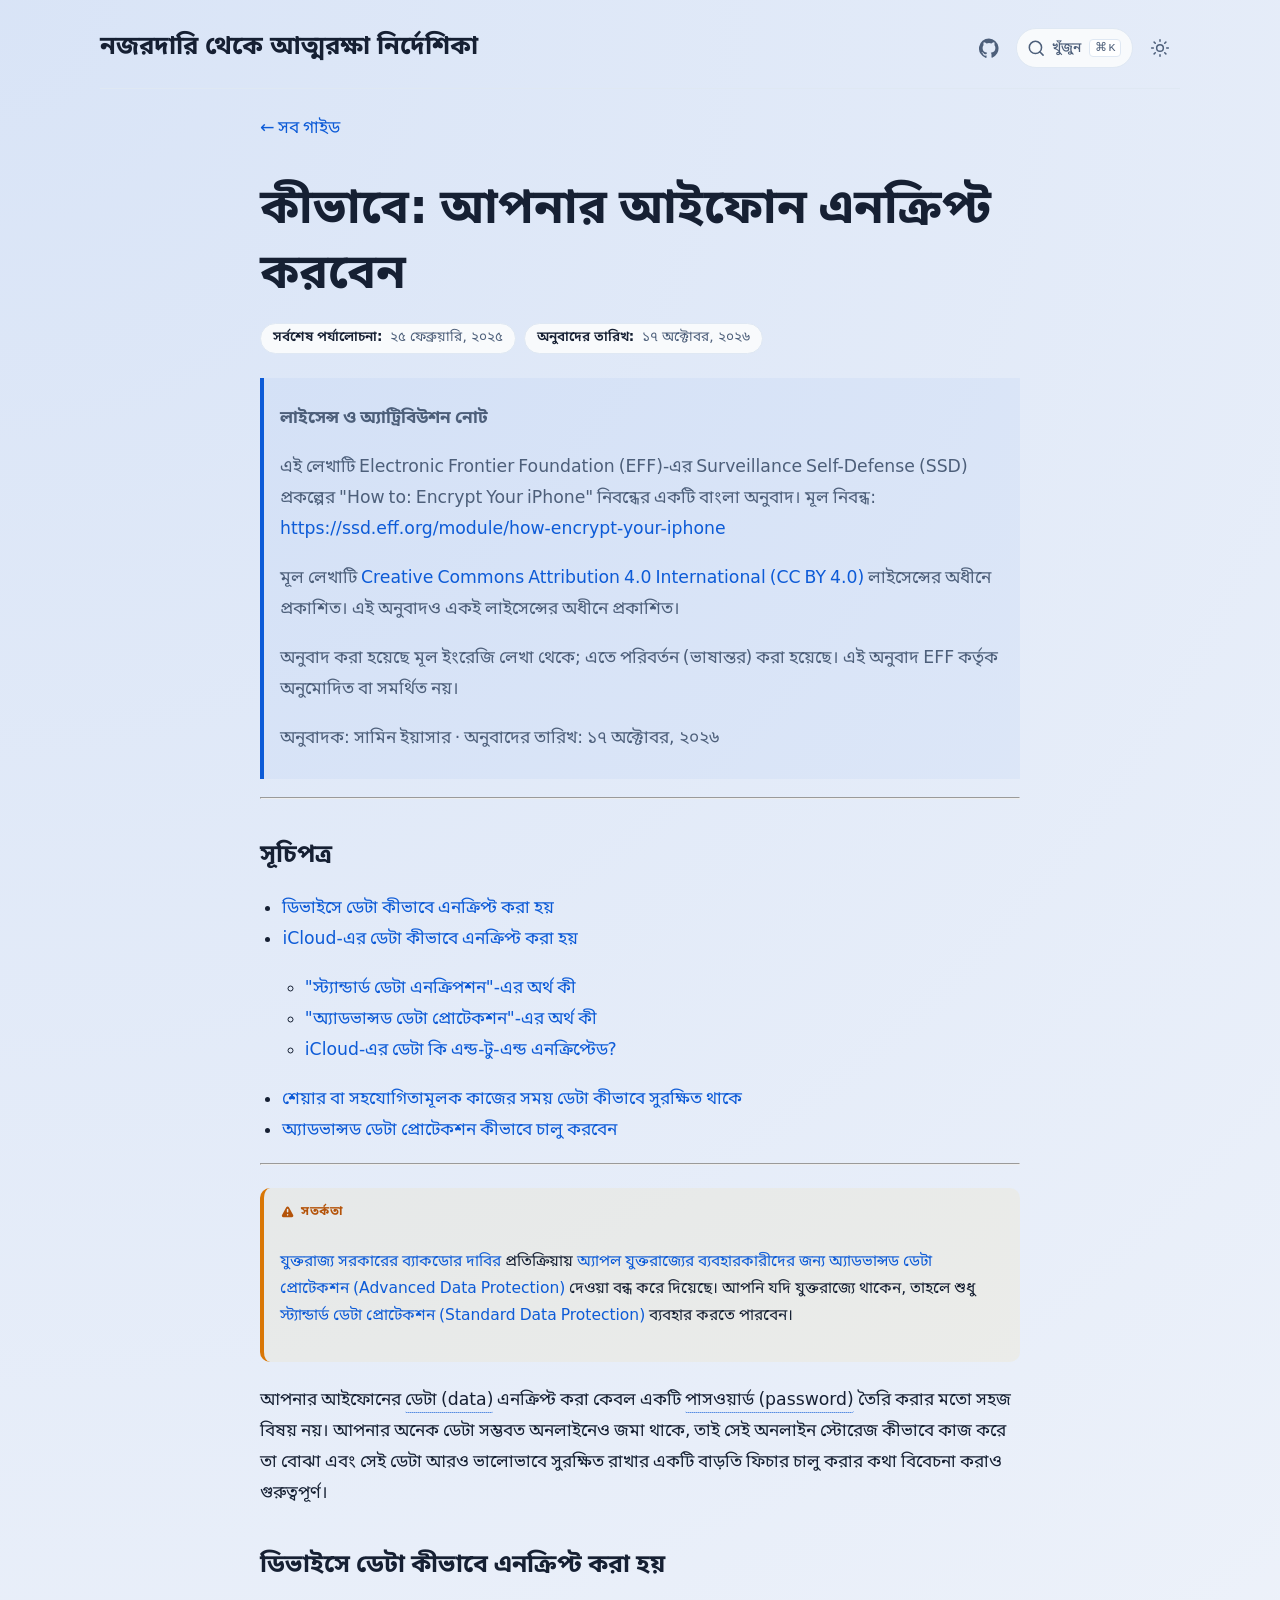
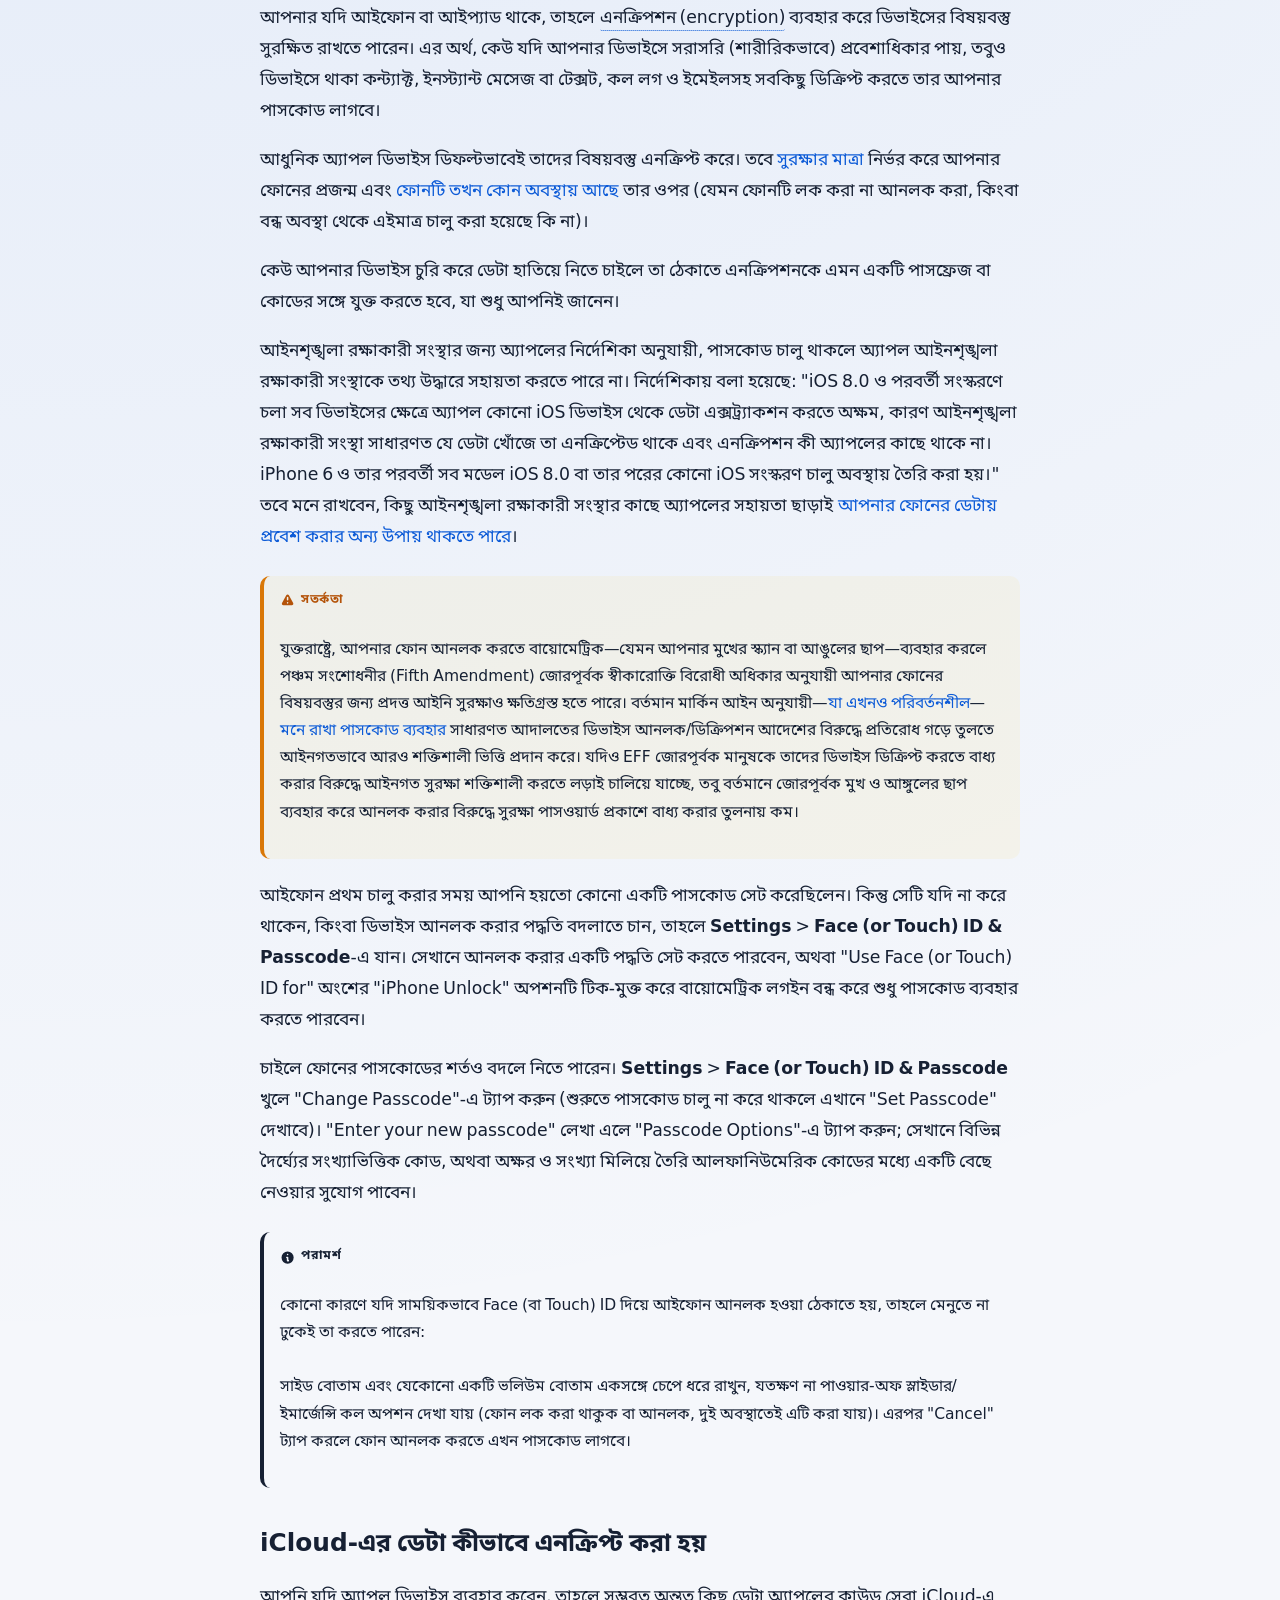
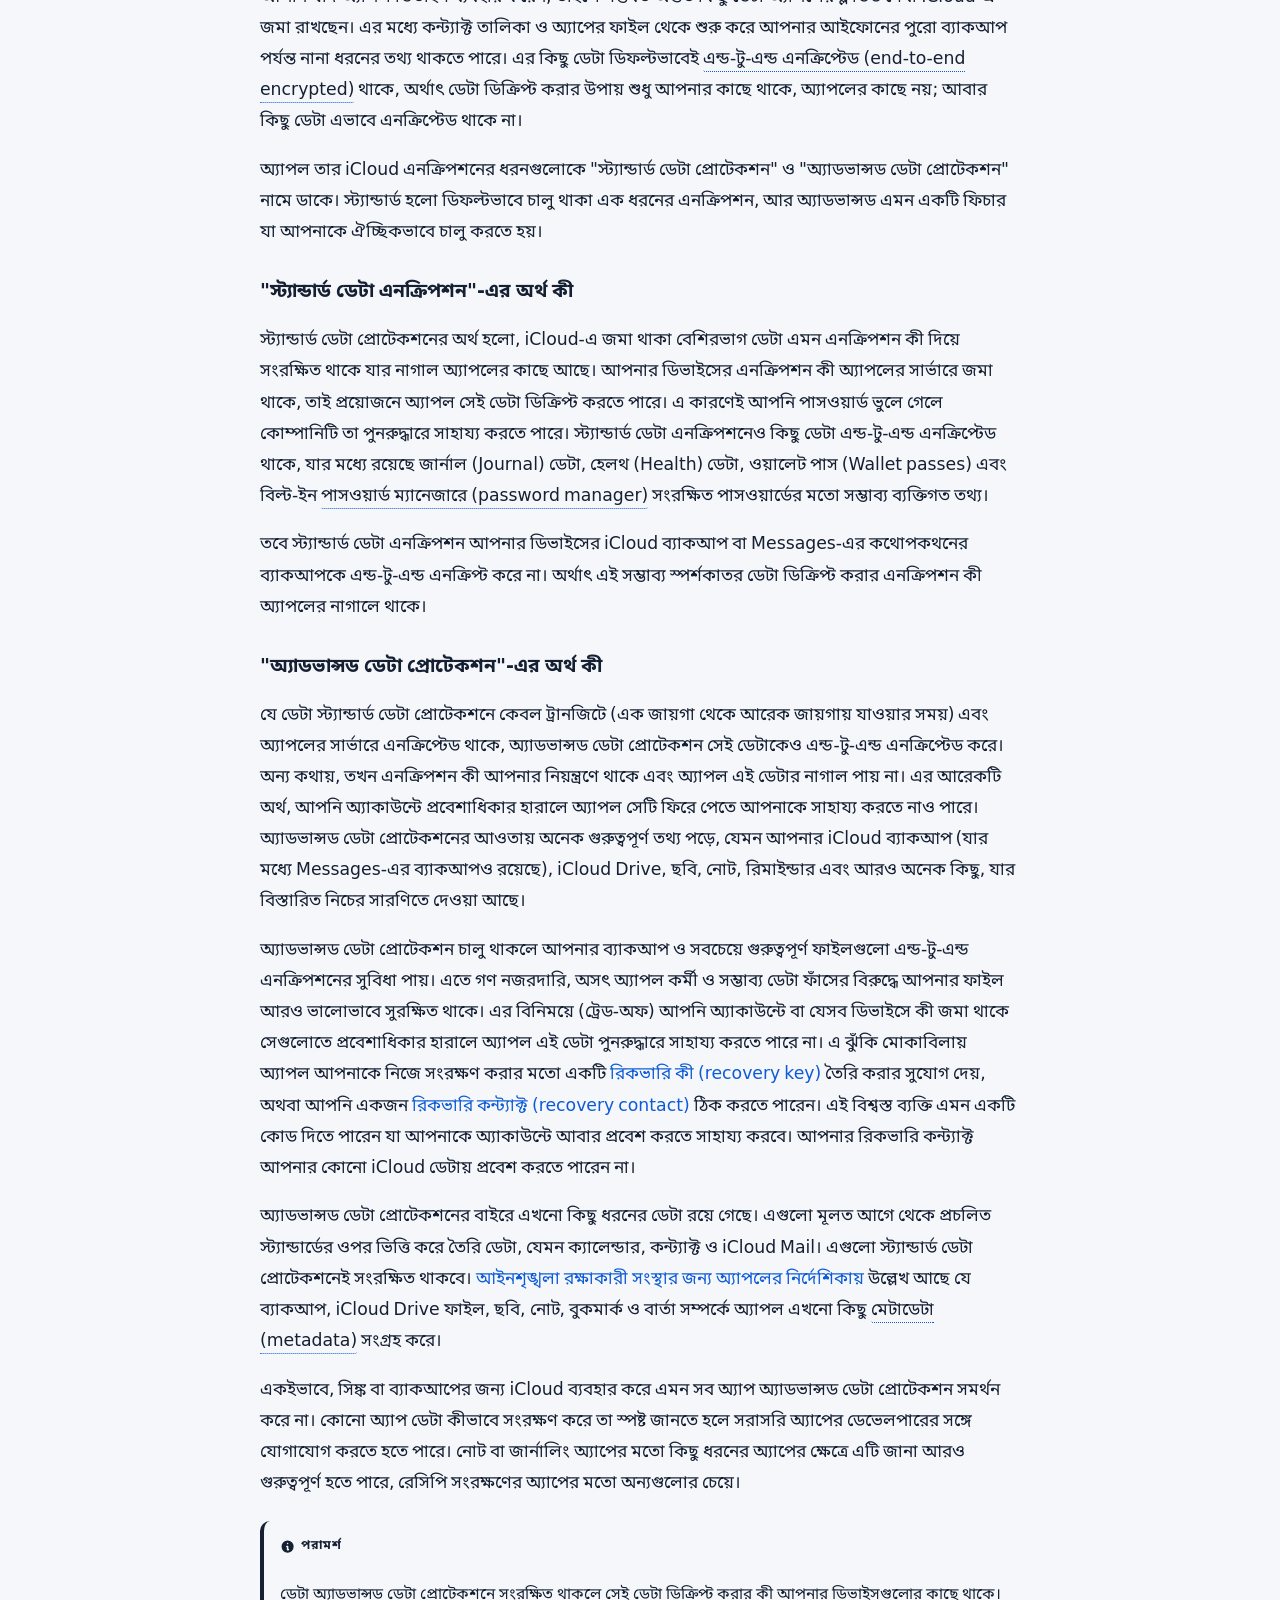
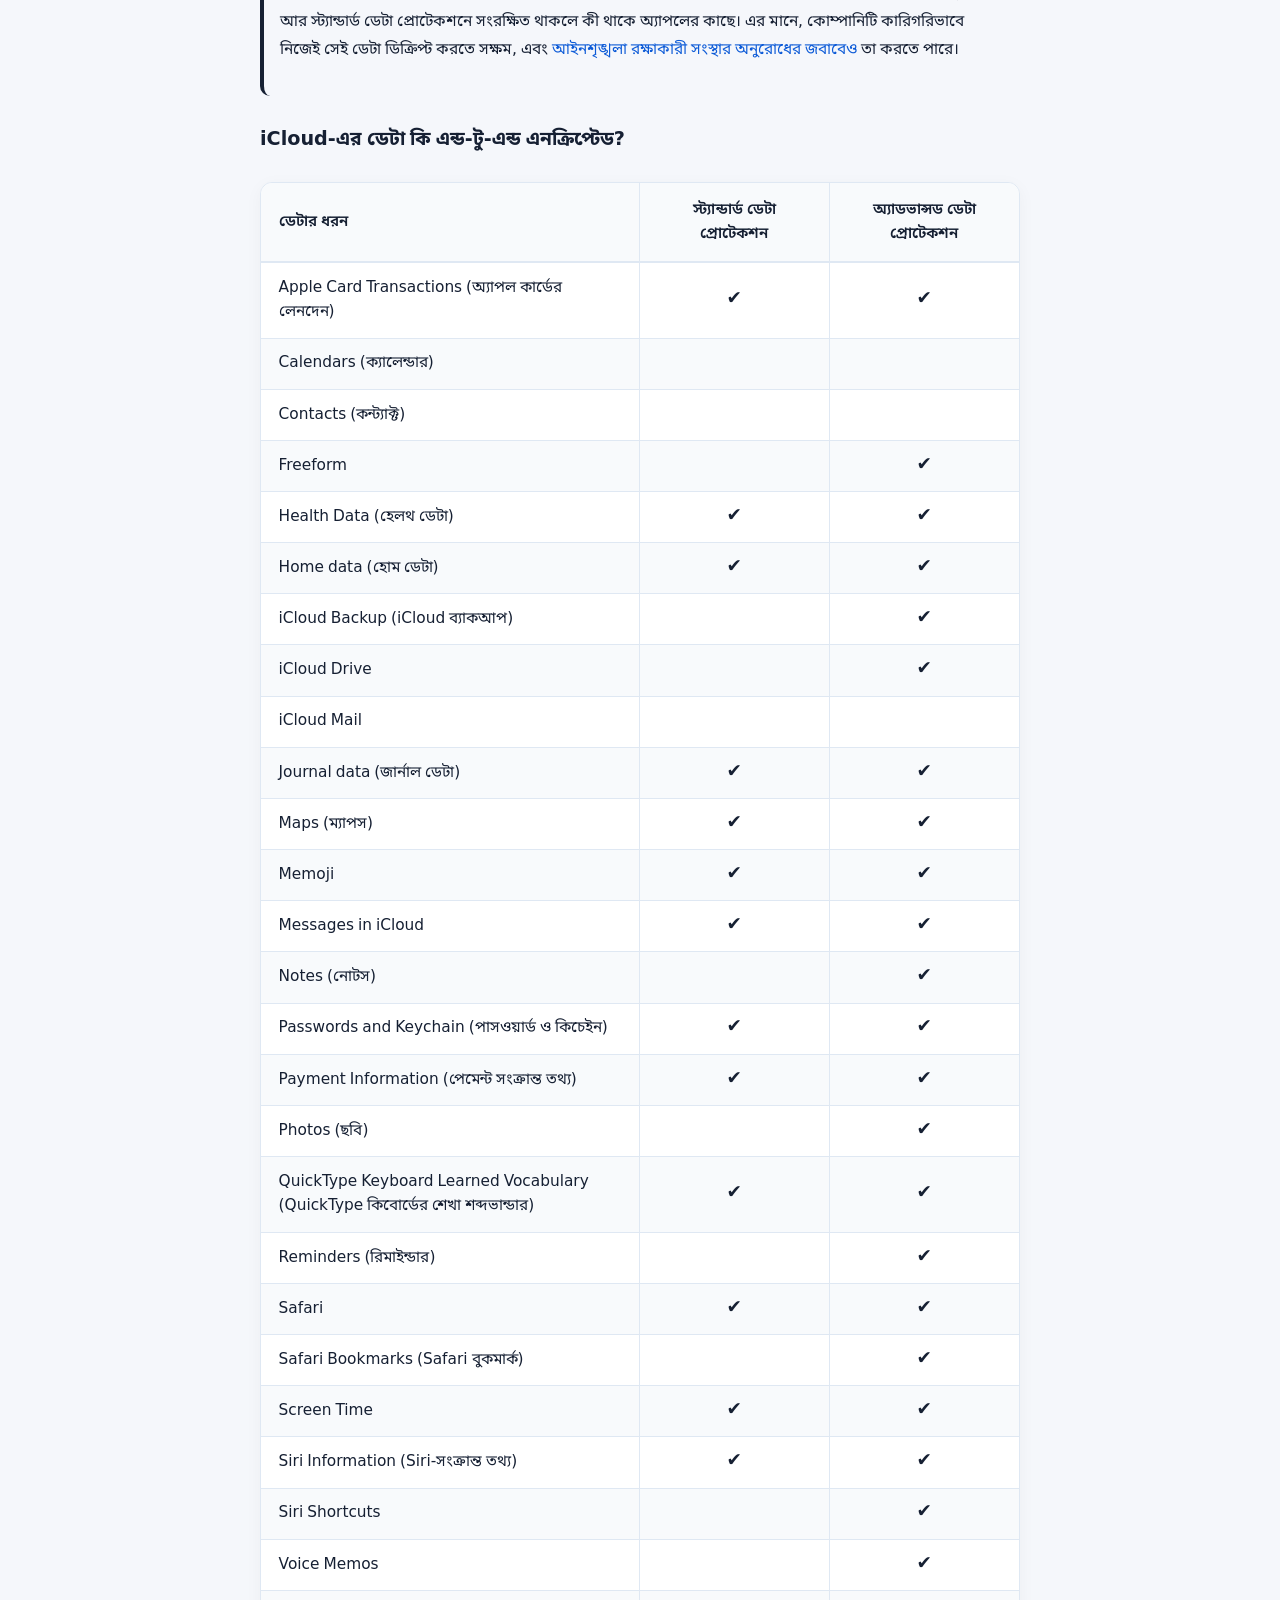
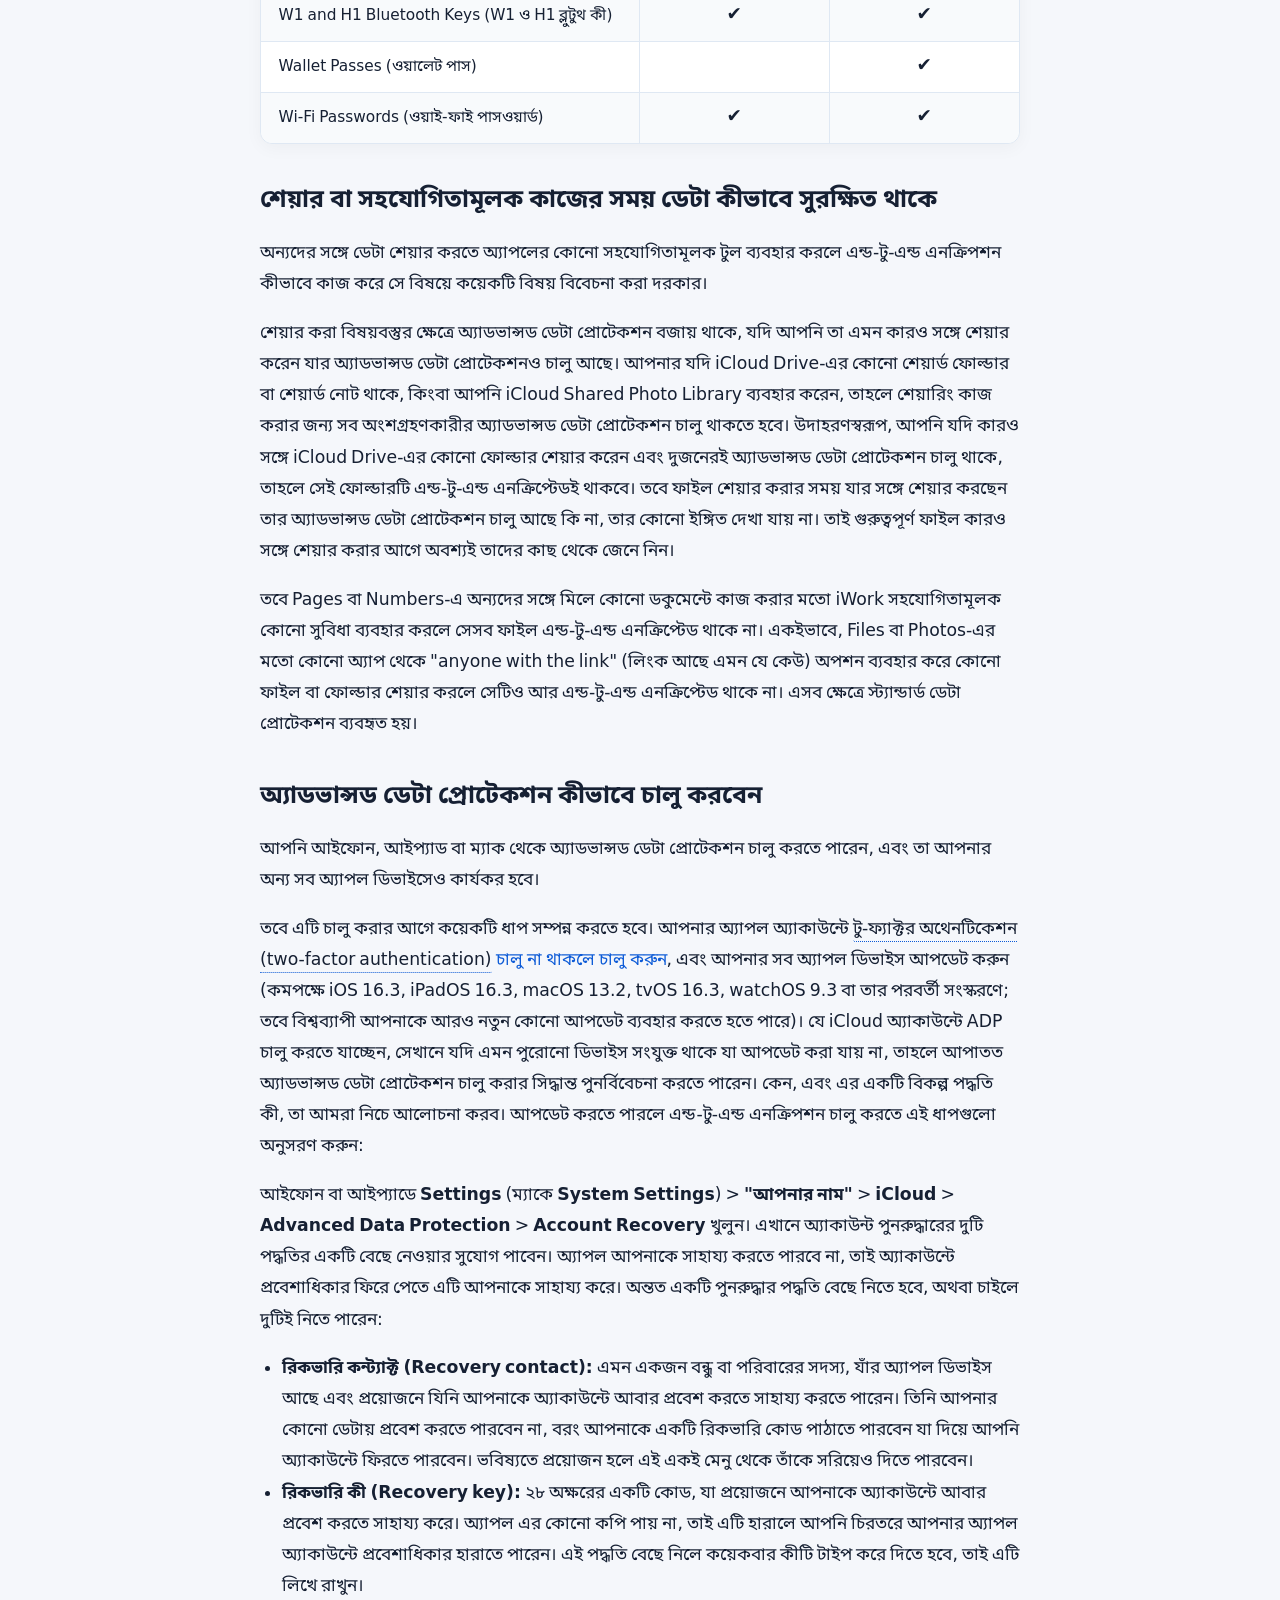
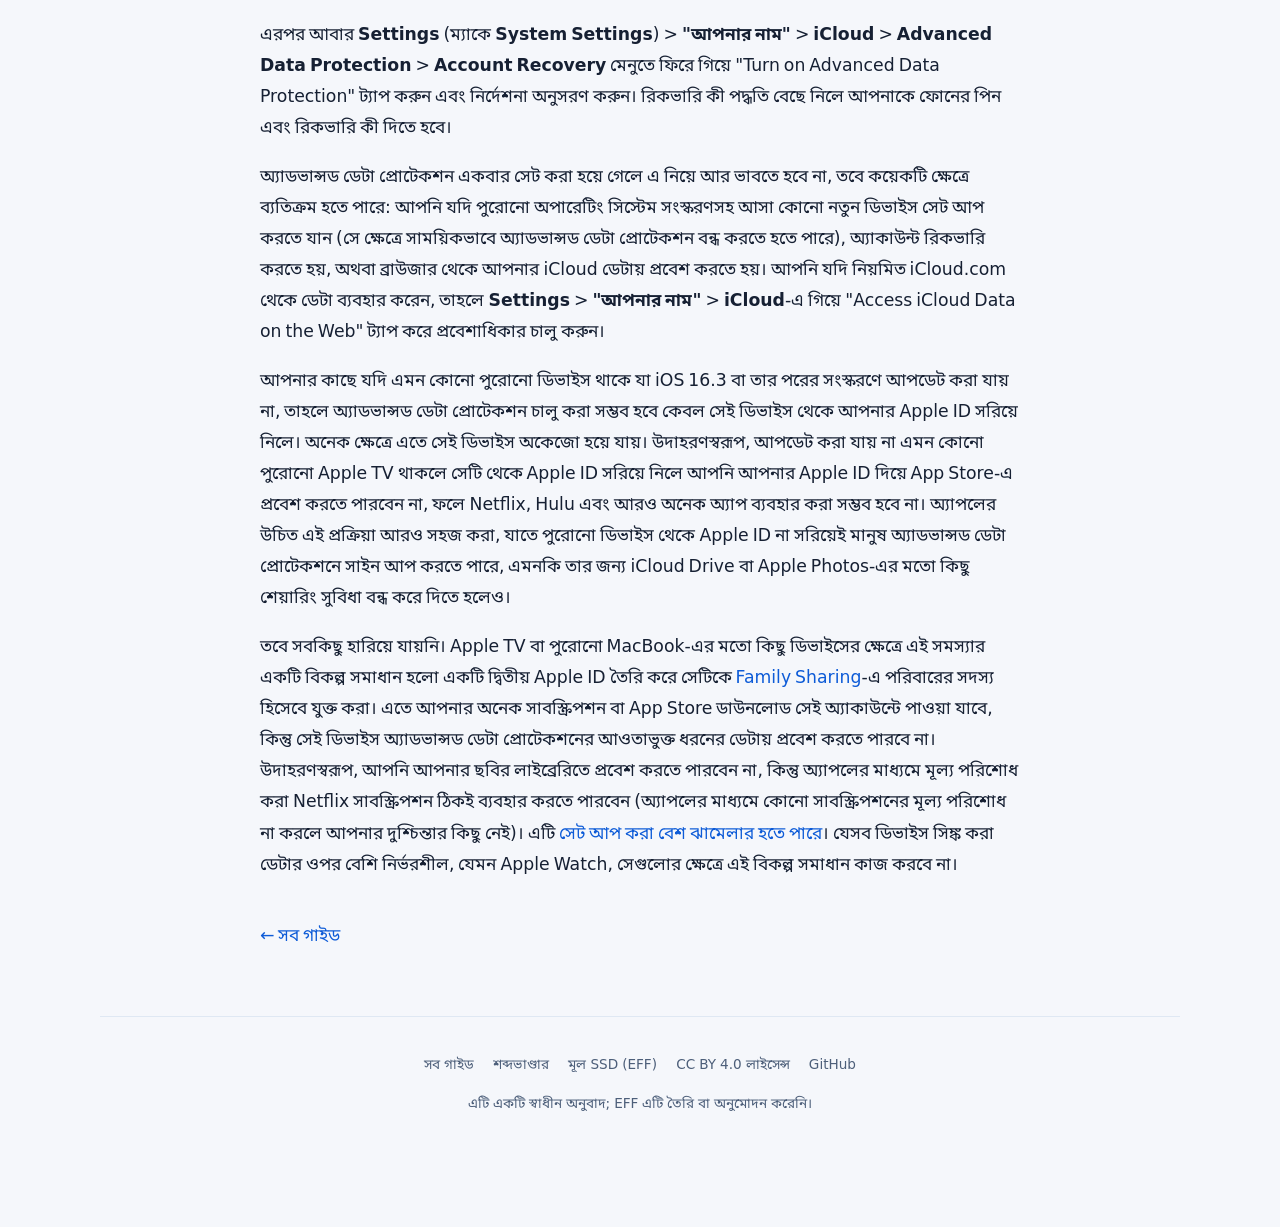
<file: ssd/how-encrypt-your-iphone/index.html>
<!doctype html>
<html lang="bn">

<head>
  <meta charset="utf-8">
  <meta name="viewport" content="width=device-width, initial-scale=1">
  <meta http-equiv="content-language" content="bn">
  <title>কীভাবে: আপনার আইফোন এনক্রিপ্ট করবেন — বাংলা অনুবাদ</title>
  <meta name="description"
    content="আইফোনে ডেটা এনক্রিপশন ও iCloud-এর অ্যাডভান্সড ডেটা প্রোটেকশন (ADP) চালু করার পূর্ণাঙ্গ নির্দেশিকা — EFF Surveillance Self-Defense (SSD) বাংলা অনুবাদ।">
  <meta name="keywords"
    content="কীভাবে আপনার আইফোন এনক্রিপ্ট করবেন, আইফোন এনক্রিপশন, আইফোন ডেটা সুরক্ষিত রাখা, অ্যাডভান্সড ডেটা প্রোটেকশন, অ্যাপল ক্লাউড সুরক্ষা, আইক্লাউড এনক্রিপশন, encrypt iphone bangla, apple advanced data protection bengali, icloud encryption bangla, ssd bengali translation, eff ssd bangla">
  <meta name="author" content="Electronic Frontier Foundation (EFF), অনুবাদক: সামিন ইয়াসার">
  <meta name="robots" content="index, follow, max-snippet:-1, max-image-preview:large, max-video-preview:-1">
  <link rel="canonical" href="https://translation.samin-yasar.dev/ssd/how-encrypt-your-iphone/">
  <link rel="alternate" hreflang="bn" href="https://translation.samin-yasar.dev/ssd/how-encrypt-your-iphone/">
  <link rel="alternate" hreflang="en" href="https://ssd.eff.org/module/how-encrypt-your-iphone">
  <link rel="stylesheet" href="/assets/style.css">

  <meta property="og:site_name" content="নজরদারি থেকে আত্মরক্ষা নির্দেশিকা — SSD বাংলা অনুবাদ">
  <meta property="og:type" content="article">
  <meta property="og:title" content="কীভাবে: আপনার আইফোন এনক্রিপ্ট করবেন — বাংলা অনুবাদ">
  <meta property="og:description"
    content="আইফোনে ডেটা এনক্রিপশন ও iCloud-এর অ্যাডভান্সড ডেটা প্রোটেকশন (ADP) চালু করার পূর্ণাঙ্গ নির্দেশিকা — EFF Surveillance Self-Defense (SSD) বাংলা অনুবাদ।">
  <meta property="og:url" content="https://translation.samin-yasar.dev/ssd/how-encrypt-your-iphone/">
  <meta property="og:locale" content="bn_BD">
  <meta property="article:published_time" content="2025-02-25">
  <meta property="article:modified_time" content="2026-10-17">
  <meta property="article:author" content="Electronic Frontier Foundation (EFF)">
  <meta property="article:section" content="Digital Security">

  <meta name="twitter:card" content="summary">
  <meta name="twitter:title" content="কীভাবে: আপনার আইফোন এনক্রিপ্ট করবেন — বাংলা অনুবাদ">
  <meta name="twitter:description"
    content="আইফোনে ডেটা এনক্রিপশন ও iCloud-এর অ্যাডভান্সড ডেটা প্রোটেকশন (ADP) চালু করার পূর্ণাঙ্গ নির্দেশিকা — EFF Surveillance Self-Defense (SSD) বাংলা অনুবাদ।">

  <script type="application/ld+json">
    {
      "@context": "https://schema.org",
      "@graph": [
        {
          "@type": "TechArticle",
          "@id": "https://translation.samin-yasar.dev/ssd/how-encrypt-your-iphone/#article",
          "headline": "কীভাবে: আপনার আইফোন এনক্রিপ্ট করবেন — বাংলা অনুবাদ",
          "name": "কীভাবে: আপনার আইফোন এনক্রিপ্ট করবেন",
          "description": "আইফোনে ডেটা এনক্রিপশন ও iCloud-এর অ্যাডভান্সড ডেটা প্রোটেকশন (ADP) চালু করার পূর্ণাঙ্গ নির্দেশিকা — EFF Surveillance Self-Defense (SSD) বাংলা অনুবাদ।",
          "inLanguage": "bn",
          "mainEntityOfPage": "https://translation.samin-yasar.dev/ssd/how-encrypt-your-iphone/",
          "url": "https://translation.samin-yasar.dev/ssd/how-encrypt-your-iphone/",
          "datePublished": "2025-02-25",
          "dateModified": "2026-10-17",
          "author": {
            "@type": "Organization",
            "name": "Electronic Frontier Foundation",
            "url": "https://www.eff.org"
          },
          "translator": {
            "@type": "Person",
            "name": "সামিন ইয়াসার"
          },
          "publisher": {
            "@type": "Organization",
            "name": "নজরদারি থেকে আত্মরক্ষা নির্দেশিকা",
            "url": "https://translation.samin-yasar.dev/"
          },
          "isBasedOn": "https://ssd.eff.org/module/how-encrypt-your-iphone",
          "about": [
            {
              "@type": "Thing",
              "name": "iPhone Encryption"
            },
            {
              "@type": "Thing",
              "name": "Advanced Data Protection"
            },
            {
              "@type": "Thing",
              "name": "iCloud Security"
            }
          ],
          "keywords": "আইফোন এনক্রিপশন, অ্যাডভান্সড ডেটা প্রোটেকশন, আইক্লাউড এনক্রিপশন, encrypt iphone bangla, apple advanced data protection bengali"
        },
        {
          "@type": "BreadcrumbList",
          "itemListElement": [
            {
              "@type": "ListItem",
              "position": 1,
              "name": "হোম",
              "item": "https://translation.samin-yasar.dev/ssd/"
            },
            {
              "@type": "ListItem",
              "position": 2,
              "name": "কীভাবে: আপনার আইফোন এনক্রিপ্ট করবেন",
              "item": "https://translation.samin-yasar.dev/ssd/how-encrypt-your-iphone/"
            }
          ]
        }
      ]
    }
  </script>

  <script>
    (() => {
      const savedTheme = localStorage.getItem("theme");
      const prefersDark = window.matchMedia("(prefers-color-scheme: dark)").matches;
      document.documentElement.dataset.theme = savedTheme || (prefersDark ? "dark" : "light");
    })();
  </script>
</head>

<body>
  <a class="skip-link" href="#main">মূল কনটেন্টে যান</a>

  <div class="site-shell">

    <header class="site-header" aria-label="সাইট নেভিগেশন">
      <div class="brand-block">
        <a class="brand" href="/ssd/">নজরদারি থেকে আত্মরক্ষা নির্দেশিকা</a>
      </div>
      <div class="header-actions">
        <a class="icon-link"
          href="https://github.com/Samin-yasar/translation/tree/main/ssd/how-encrypt-your-iphone"
          aria-label="GitHub রিপোজিটরি" title="GitHub রিপোজিটরি">
          <svg viewBox="0 0 24 24" aria-hidden="true">
            <path
              d="M12 .5a12 12 0 0 0-3.79 23.39c.6.11.82-.26.82-.58v-2.25c-3.34.73-4.04-1.61-4.04-1.61-.55-1.39-1.34-1.76-1.34-1.76-1.09-.75.08-.74.08-.74 1.2.09 1.84 1.24 1.84 1.24 1.07 1.84 2.8 1.31 3.48 1 .11-.78.42-1.31.76-1.61-2.67-.3-5.47-1.34-5.47-5.95 0-1.31.47-2.38 1.24-3.22-.13-.3-.54-1.52.12-3.18 0 0 1.01-.32 3.3 1.23a11.5 11.5 0 0 1 6 0c2.29-1.55 3.3-1.23 3.3-1.23.66 1.66.25 2.88.12 3.18.77.84 1.24 1.91 1.24 3.22 0 4.62-2.8 5.64-5.48 5.94.43.37.81 1.1.81 2.22v3.29c0 .32.22.69.83.57A12 12 0 0 0 12 .5Z" />
          </svg>
        </a>
        <button class="theme-toggle" type="button" aria-label="ডার্ক থিম চালু করুন" title="ডার্ক থিম">
          <svg class="theme-icon theme-icon-sun" viewBox="0 0 24 24" aria-hidden="true">
            <circle cx="12" cy="12" r="4" />
            <path
              d="M12 2v2M12 20v2M4.93 4.93l1.41 1.41M17.66 17.66l1.41 1.41M2 12h2M20 12h2M4.93 19.07l1.41-1.41M17.66 6.34l1.41-1.41" />
          </svg>
          <svg class="theme-icon theme-icon-moon" viewBox="0 0 24 24" aria-hidden="true">
            <path d="M20.5 15.5A8.5 8.5 0 0 1 8.5 3.5 8.5 8.5 0 1 0 20.5 15.5Z" />
          </svg>
        </button>
      </div>
    </header>

    <main id="main" class="page-content">

      <nav class="pagination pagination-top" aria-label="গাইড নেভিগেশন"><a href="/ssd/">← সব গাইড</a><span
          aria-hidden="true"></span></nav>

      <article>

        <h1 id="how-encrypt-your-iphone">কীভাবে: আপনার আইফোন এনক্রিপ্ট করবেন <a class="heading-anchor" href="#how-encrypt-your-iphone"
            aria-label="এই অনুচ্ছেদের লিংক">#</a></h1>

        <div class="meta-group">
          <span class="review-meta"><strong>সর্বশেষ পর্যালোচনা:</strong> ২৫ ফেব্রুয়ারি, ২০২৫</span>
          <span class="review-meta"><strong>অনুবাদের তারিখ:</strong> ১৭ অক্টোবর, ২০২৬</span>
        </div>

        <blockquote>
          <p><strong>লাইসেন্স ও অ্যাট্রিবিউশন নোট</strong></p>
          <p>এই লেখাটি Electronic Frontier Foundation (EFF)-এর Surveillance Self-Defense (SSD) প্রকল্পের &quot;How to: Encrypt Your iPhone&quot; নিবন্ধের একটি বাংলা অনুবাদ। মূল নিবন্ধ: <a
              href="https://ssd.eff.org/module/how-encrypt-your-iphone">https://ssd.eff.org/module/how-encrypt-your-iphone</a>
          </p>
          <p>মূল লেখাটি <a href="https://creativecommons.org/licenses/by/4.0/">Creative Commons Attribution 4.0
              International (CC BY 4.0)</a> লাইসেন্সের অধীনে প্রকাশিত। এই অনুবাদও একই লাইসেন্সের অধীনে প্রকাশিত।</p>
          <p>অনুবাদ করা হয়েছে মূল ইংরেজি লেখা থেকে; এতে পরিবর্তন (ভাষান্তর) করা হয়েছে। এই অনুবাদ EFF কর্তৃক অনুমোদিত
            বা সমর্থিত নয়।</p>
          <p>অনুবাদক: সামিন ইয়াসার · অনুবাদের তারিখ: ১৭ অক্টোবর, ২০২৬</p>
        </blockquote>

        <hr>

        <h2 id="table-of-contents">সূচিপত্র <a class="heading-anchor" href="#table-of-contents"
            aria-label="এই অনুচ্ছেদের লিংক">#</a></h2>
        <ul>
          <li><a href="#how-data-is-encrypted-on-device">ডিভাইসে ডেটা কীভাবে এনক্রিপ্ট করা হয়</a></li>
          <li><a href="#how-icloud-data-is-encrypted">iCloud-এর ডেটা কীভাবে এনক্রিপ্ট করা হয়</a>
            <ul>
              <li><a href="#what-standard-data-encryption-means">&quot;স্ট্যান্ডার্ড ডেটা এনক্রিপশন&quot;-এর অর্থ কী</a></li>
              <li><a href="#what-advanced-data-protection-means">&quot;অ্যাডভান্সড ডেটা প্রোটেকশন&quot;-এর অর্থ কী</a></li>
              <li><a href="#is-the-icloud-data-end-to-end-encrypted">iCloud-এর ডেটা কি এন্ড-টু-এন্ড এনক্রিপ্টেড?</a></li>
            </ul>
          </li>
          <li><a href="#how-data-is-secured-when-sharing-or-collaborating">শেয়ার বা সহযোগিতামূলক কাজের সময় ডেটা কীভাবে সুরক্ষিত থাকে</a></li>
          <li><a href="#how-to-enable-advanced-data-protection">অ্যাডভান্সড ডেটা প্রোটেকশন কীভাবে চালু করবেন</a></li>
        </ul>

        <hr>

        <div class="callout warning" role="note">
          <div class="callout-label">
            <svg class="callout-icon" viewBox="0 0 20 20" fill="currentColor" aria-hidden="true">
              <path fill-rule="evenodd"
                d="M8.257 3.099c.765-1.36 2.722-1.36 3.486 0l5.58 9.92c.75 1.334-.213 2.98-1.742 2.98H4.42c-1.53 0-2.493-1.646-1.743-2.98l5.58-9.92zM11 13a1 1 0 11-2 0 1 1 0 012 0zm-1-8a1 1 0 00-1 1v3a1 1 0 002 0V6a1 1 0 00-1-1z"
                clip-rule="evenodd" />
            </svg>
            <span>সতর্কতা</span>
          </div>
          <p><a href="https://www.eff.org/deeplinks/2025/02/uks-demands-apple-break-encryption-emergency-us-all">যুক্তরাজ্য সরকারের ব্যাকডোর দাবির</a> প্রতিক্রিয়ায় <a href="https://www.eff.org/deeplinks/2025/02/cornered-uks-demand-encryption-backdoor-apple-turns-its-strongest-security-setting">অ্যাপল যুক্তরাজ্যের ব্যবহারকারীদের জন্য</a> <a href="#what-advanced-data-protection-means">অ্যাডভান্সড ডেটা প্রোটেকশন (Advanced Data Protection)</a> দেওয়া বন্ধ করে দিয়েছে। আপনি যদি যুক্তরাজ্যে থাকেন, তাহলে শুধু <a href="#what-standard-data-encryption-means">স্ট্যান্ডার্ড ডেটা প্রোটেকশন (Standard Data Protection)</a> ব্যবহার করতে পারবেন।</p>
        </div>

        <p>আপনার আইফোনের <abbr class="glossary-term" title="ডিজিটাল তথ্য — আপনার বার্তা, ছবি, অবস্থান, ব্রাউজিং ইতিহাস — এসব একসাথে ডেটা।">ডেটা (data)</abbr> এনক্রিপ্ট করা কেবল একটি <abbr class="glossary-term" title="অ্যাকাউন্টে প্রবেশের জন্য ব্যবহৃত গোপন শব্দ বা অক্ষর-সমষ্টি। এটি যত লম্বা ও বৈচিত্র্যময়, তত নিরাপদ।">পাসওয়ার্ড (password)</abbr> তৈরি করার মতো সহজ বিষয় নয়। আপনার অনেক ডেটা সম্ভবত অনলাইনেও জমা থাকে, তাই সেই অনলাইন স্টোরেজ কীভাবে কাজ করে তা বোঝা এবং সেই ডেটা আরও ভালোভাবে সুরক্ষিত রাখার একটি বাড়তি ফিচার চালু করার কথা বিবেচনা করাও গুরুত্বপূর্ণ।</p>

        <h2 id="how-data-is-encrypted-on-device">ডিভাইসে ডেটা কীভাবে এনক্রিপ্ট করা হয় <a class="heading-anchor"
            href="#how-data-is-encrypted-on-device" aria-label="এই অনুচ্ছেদের লিংক">#</a></h2>

        <p>আপনার যদি আইফোন বা আইপ্যাড থাকে, তাহলে <abbr class="glossary-term" title="তথ্যকে বিশেষ পদ্ধতিতে তালাবন্ধ করার প্রক্রিয়া, যাতে সঠিক চাবি ছাড়া কেউ তা পড়তে না পারে।">এনক্রিপশন (encryption)</abbr> ব্যবহার করে ডিভাইসের বিষয়বস্তু সুরক্ষিত রাখতে পারেন। এর অর্থ, কেউ যদি আপনার ডিভাইসে সরাসরি (শারীরিকভাবে) প্রবেশাধিকার পায়, তবুও ডিভাইসে থাকা কন্ট্যাক্ট, ইনস্ট্যান্ট মেসেজ বা টেক্সট, কল লগ ও ইমেইলসহ সবকিছু ডিক্রিপ্ট করতে তার আপনার পাসকোড লাগবে।</p>

        <p>আধুনিক অ্যাপল ডিভাইস ডিফল্টভাবেই তাদের বিষয়বস্তু এনক্রিপ্ট করে। তবে <a href="https://support.apple.com/guide/security/data-protection-overview-secf6276da8a/web">সুরক্ষার মাত্রা</a> নির্ভর করে আপনার ফোনের প্রজন্ম এবং <a href="https://support.apple.com/guide/security/data-protection-classes-secb010e978a/web">ফোনটি তখন কোন অবস্থায় আছে</a> তার ওপর (যেমন ফোনটি লক করা না আনলক করা, কিংবা বন্ধ অবস্থা থেকে এইমাত্র চালু করা হয়েছে কি না)।</p>

        <p>কেউ আপনার ডিভাইস চুরি করে ডেটা হাতিয়ে নিতে চাইলে তা ঠেকাতে এনক্রিপশনকে এমন একটি পাসফ্রেজ বা কোডের সঙ্গে যুক্ত করতে হবে, যা শুধু আপনিই জানেন।</p>

        <p>আইনশৃঙ্খলা রক্ষাকারী সংস্থার জন্য অ্যাপলের নির্দেশিকা অনুযায়ী, পাসকোড চালু থাকলে অ্যাপল আইনশৃঙ্খলা রক্ষাকারী সংস্থাকে তথ্য উদ্ধারে সহায়তা করতে পারে না। নির্দেশিকায় বলা হয়েছে: &quot;iOS 8.0 ও পরবর্তী সংস্করণে চলা সব ডিভাইসের ক্ষেত্রে অ্যাপল কোনো iOS ডিভাইস থেকে ডেটা এক্সট্র্যাকশন করতে অক্ষম, কারণ আইনশৃঙ্খলা রক্ষাকারী সংস্থা সাধারণত যে ডেটা খোঁজে তা এনক্রিপ্টেড থাকে এবং এনক্রিপশন কী অ্যাপলের কাছে থাকে না। iPhone 6 ও তার পরবর্তী সব মডেল iOS 8.0 বা তার পরের কোনো iOS সংস্করণ চালু অবস্থায় তৈরি করা হয়।&quot; তবে মনে রাখবেন, কিছু আইনশৃঙ্খলা রক্ষাকারী সংস্থার কাছে অ্যাপলের সহায়তা ছাড়াই <a href="https://sls.eff.org/technologies/forensic-extraction-tools">আপনার ফোনের ডেটায় প্রবেশ করার অন্য উপায় থাকতে পারে</a>।</p>

        <div class="callout warning" role="note">
          <div class="callout-label">
            <svg class="callout-icon" viewBox="0 0 20 20" fill="currentColor" aria-hidden="true">
              <path fill-rule="evenodd"
                d="M8.257 3.099c.765-1.36 2.722-1.36 3.486 0l5.58 9.92c.75 1.334-.213 2.98-1.742 2.98H4.42c-1.53 0-2.493-1.646-1.743-2.98l5.58-9.92zM11 13a1 1 0 11-2 0 1 1 0 012 0zm-1-8a1 1 0 00-1 1v3a1 1 0 002 0V6a1 1 0 00-1-1z"
                clip-rule="evenodd" />
            </svg>
            <span>সতর্কতা</span>
          </div>
          <p>যুক্তরাষ্ট্রে, আপনার ফোন আনলক করতে বায়োমেট্রিক—যেমন আপনার মুখের স্ক্যান বা আঙুলের ছাপ—ব্যবহার করলে পঞ্চম সংশোধনীর (Fifth Amendment) জোরপূর্বক স্বীকারোক্তি বিরোধী অধিকার অনুযায়ী আপনার ফোনের বিষয়বস্তুর জন্য প্রদত্ত আইনি সুরক্ষাও ক্ষতিগ্রস্ত হতে পারে। বর্তমান মার্কিন আইন অনুযায়ী—<a href="https://www.eff.org/press/releases/eff-supreme-court-fifth-amendment-protects-people-being-forced-enter-or-hand-over#:~:text=EFF%20to%20Supreme%20Court%3A%20Fifth,the%20Police%20%7C%20Electronic%20Frontier%20Foundation">যা এখনও পরিবর্তনশীল</a>—<a href="https://www.eff.org/deeplinks/2023/12/victory-utah-supreme-court-upholds-right-refuse-tell-cops-your-passcode">মনে রাখা পাসকোড ব্যবহার</a> সাধারণত আদালতের ডিভাইস আনলক/ডিক্রিপশন আদেশের বিরুদ্ধে প্রতিরোধ গড়ে তুলতে আইনগতভাবে আরও শক্তিশালী ভিত্তি প্রদান করে। যদিও EFF জোরপূর্বক মানুষকে তাদের ডিভাইস ডিক্রিপ্ট করতে বাধ্য করার বিরুদ্ধে আইনগত সুরক্ষা শক্তিশালী করতে লড়াই চালিয়ে যাচ্ছে, তবু বর্তমানে জোরপূর্বক মুখ ও আঙ্গুলের ছাপ ব্যবহার করে আনলক করার বিরুদ্ধে সুরক্ষা পাসওয়ার্ড প্রকাশে বাধ্য করার তুলনায় কম।</p>
        </div>

        <p>আইফোন প্রথম চালু করার সময় আপনি হয়তো কোনো একটি পাসকোড সেট করেছিলেন। কিন্তু সেটি যদি না করে থাকেন, কিংবা ডিভাইস আনলক করার পদ্ধতি বদলাতে চান, তাহলে <strong>Settings</strong> &gt; <strong>Face (or Touch) ID &amp; Passcode</strong>-এ যান। সেখানে আনলক করার একটি পদ্ধতি সেট করতে পারবেন, অথবা &quot;Use Face (or Touch) ID for&quot; অংশের &quot;iPhone Unlock&quot; অপশনটি টিক-মুক্ত করে বায়োমেট্রিক লগইন বন্ধ করে শুধু পাসকোড ব্যবহার করতে পারবেন।</p>

        <p>চাইলে ফোনের পাসকোডের শর্তও বদলে নিতে পারেন। <strong>Settings</strong> &gt; <strong>Face (or Touch) ID &amp; Passcode</strong> খুলে &quot;Change Passcode&quot;-এ ট্যাপ করুন (শুরুতে পাসকোড চালু না করে থাকলে এখানে &quot;Set Passcode&quot; দেখাবে)। &quot;Enter your new passcode&quot; লেখা এলে &quot;Passcode Options&quot;-এ ট্যাপ করুন; সেখানে বিভিন্ন দৈর্ঘ্যের সংখ্যাভিত্তিক কোড, অথবা অক্ষর ও সংখ্যা মিলিয়ে তৈরি আলফানিউমেরিক কোডের মধ্যে একটি বেছে নেওয়ার সুযোগ পাবেন।</p>

        <div class="callout note" role="note">
          <div class="callout-label">
            <svg class="callout-icon" viewBox="0 0 20 20" fill="currentColor" aria-hidden="true">
              <path fill-rule="evenodd"
                d="M18 10a8 8 0 11-16 0 8 8 0 0116 0zm-7-4a1 1 0 11-2 0 1 1 0 012 0zM9 9a1 1 0 000 2v3a1 1 0 001 1h1a1 1 0 100-2v-3a1 1 0 00-1-1H9z"
                clip-rule="evenodd" />
            </svg>
            <span>পরামর্শ</span>
          </div>
          <p>কোনো কারণে যদি সাময়িকভাবে Face (বা Touch) ID দিয়ে আইফোন আনলক হওয়া ঠেকাতে হয়, তাহলে মেনুতে না ঢুকেই তা করতে পারেন:<br><br>সাইড বোতাম এবং যেকোনো একটি ভলিউম বোতাম একসঙ্গে চেপে ধরে রাখুন, যতক্ষণ না পাওয়ার-অফ স্লাইডার/ইমার্জেন্সি কল অপশন দেখা যায় (ফোন লক করা থাকুক বা আনলক, দুই অবস্থাতেই এটি করা যায়)। এরপর &quot;Cancel&quot; ট্যাপ করলে ফোন আনলক করতে এখন পাসকোড লাগবে।</p>
        </div>

        <h2 id="how-icloud-data-is-encrypted">iCloud-এর ডেটা কীভাবে এনক্রিপ্ট করা হয় <a class="heading-anchor"
            href="#how-icloud-data-is-encrypted" aria-label="এই অনুচ্ছেদের লিংক">#</a></h2>

        <p>আপনি যদি অ্যাপল ডিভাইস ব্যবহার করেন, তাহলে সম্ভবত অন্তত কিছু ডেটা অ্যাপলের ক্লাউড সেবা iCloud-এ জমা রাখছেন। এর মধ্যে কন্ট্যাক্ট তালিকা ও অ্যাপের ফাইল থেকে শুরু করে আপনার আইফোনের পুরো ব্যাকআপ পর্যন্ত নানা ধরনের তথ্য থাকতে পারে। এর কিছু ডেটা ডিফল্টভাবেই <abbr class="glossary-term" title="বার্তাটি প্রেরকের ডিভাইসে তালাবন্ধ হয় এবং শুধু প্রাপকের ডিভাইসেই খোলে। মাঝখানে — এমনকি অ্যাপের কোম্পানিও — পড়তে পারে না।">এন্ড-টু-এন্ড এনক্রিপ্টেড (end-to-end encrypted)</abbr> থাকে, অর্থাৎ ডেটা ডিক্রিপ্ট করার উপায় শুধু আপনার কাছে থাকে, অ্যাপলের কাছে নয়; আবার কিছু ডেটা এভাবে এনক্রিপ্টেড থাকে না।</p>

        <p>অ্যাপল তার iCloud এনক্রিপশনের ধরনগুলোকে &quot;স্ট্যান্ডার্ড ডেটা প্রোটেকশন&quot; ও &quot;অ্যাডভান্সড ডেটা প্রোটেকশন&quot; নামে ডাকে। স্ট্যান্ডার্ড হলো ডিফল্টভাবে চালু থাকা এক ধরনের এনক্রিপশন, আর অ্যাডভান্সড এমন একটি ফিচার যা আপনাকে ঐচ্ছিকভাবে চালু করতে হয়।</p>

        <h3 id="what-standard-data-encryption-means">&quot;স্ট্যান্ডার্ড ডেটা এনক্রিপশন&quot;-এর অর্থ কী <a
            class="heading-anchor" href="#what-standard-data-encryption-means" aria-label="এই অনুচ্ছেদের লিংক">#</a></h3>

        <p>স্ট্যান্ডার্ড ডেটা প্রোটেকশনের অর্থ হলো, iCloud-এ জমা থাকা বেশিরভাগ ডেটা এমন এনক্রিপশন কী দিয়ে সংরক্ষিত থাকে যার নাগাল অ্যাপলের কাছে আছে। আপনার ডিভাইসের এনক্রিপশন কী অ্যাপলের সার্ভারে জমা থাকে, তাই প্রয়োজনে অ্যাপল সেই ডেটা ডিক্রিপ্ট করতে পারে। এ কারণেই আপনি পাসওয়ার্ড ভুলে গেলে কোম্পানিটি তা পুনরুদ্ধারে সাহায্য করতে পারে। স্ট্যান্ডার্ড ডেটা এনক্রিপশনেও কিছু ডেটা এন্ড-টু-এন্ড এনক্রিপ্টেড থাকে, যার মধ্যে রয়েছে জার্নাল (Journal) ডেটা, হেলথ (Health) ডেটা, ওয়ালেট পাস (Wallet passes) এবং বিল্ট-ইন <abbr class="glossary-term" title="একটি অ্যাপ যা আপনার সব পাসওয়ার্ড এনক্রিপ্ট করে সংরক্ষণ করে এবং প্রয়োজনে স্বয়ংক্রিয়ভাবে পূরণ করে দেয়। এটি ব্যবহার করলে প্রতিটি সাইটে আলাদা শক্তিশালী পাসওয়ার্ড রাখা সহজ হয়।">পাসওয়ার্ড ম্যানেজারে (password manager)</abbr> সংরক্ষিত পাসওয়ার্ডের মতো সম্ভাব্য ব্যক্তিগত তথ্য।</p>

        <p>তবে স্ট্যান্ডার্ড ডেটা এনক্রিপশন আপনার ডিভাইসের iCloud ব্যাকআপ বা Messages-এর কথোপকথনের ব্যাকআপকে এন্ড-টু-এন্ড এনক্রিপ্ট করে না। অর্থাৎ এই সম্ভাব্য স্পর্শকাতর ডেটা ডিক্রিপ্ট করার এনক্রিপশন কী অ্যাপলের নাগালে থাকে।</p>

        <h3 id="what-advanced-data-protection-means">&quot;অ্যাডভান্সড ডেটা প্রোটেকশন&quot;-এর অর্থ কী <a
            class="heading-anchor" href="#what-advanced-data-protection-means" aria-label="এই অনুচ্ছেদের লিংক">#</a></h3>

        <p>যে ডেটা স্ট্যান্ডার্ড ডেটা প্রোটেকশনে কেবল ট্রানজিটে (এক জায়গা থেকে আরেক জায়গায় যাওয়ার সময়) এবং অ্যাপলের সার্ভারে এনক্রিপ্টেড থাকে, অ্যাডভান্সড ডেটা প্রোটেকশন সেই ডেটাকেও এন্ড-টু-এন্ড এনক্রিপ্টেড করে। অন্য কথায়, তখন এনক্রিপশন কী আপনার নিয়ন্ত্রণে থাকে এবং অ্যাপল এই ডেটার নাগাল পায় না। এর আরেকটি অর্থ, আপনি অ্যাকাউন্টে প্রবেশাধিকার হারালে অ্যাপল সেটি ফিরে পেতে আপনাকে সাহায্য করতে নাও পারে। অ্যাডভান্সড ডেটা প্রোটেকশনের আওতায় অনেক গুরুত্বপূর্ণ তথ্য পড়ে, যেমন আপনার iCloud ব্যাকআপ (যার মধ্যে Messages-এর ব্যাকআপও রয়েছে), iCloud Drive, ছবি, নোট, রিমাইন্ডার এবং আরও অনেক কিছু, যার বিস্তারিত নিচের সারণিতে দেওয়া আছে।</p>

        <p>অ্যাডভান্সড ডেটা প্রোটেকশন চালু থাকলে আপনার ব্যাকআপ ও সবচেয়ে গুরুত্বপূর্ণ ফাইলগুলো এন্ড-টু-এন্ড এনক্রিপশনের সুবিধা পায়। এতে গণ নজরদারি, অসৎ অ্যাপল কর্মী ও সম্ভাব্য ডেটা ফাঁসের বিরুদ্ধে আপনার ফাইল আরও ভালোভাবে সুরক্ষিত থাকে। এর বিনিময়ে (ট্রেড-অফ) আপনি অ্যাকাউন্টে বা যেসব ডিভাইসে কী জমা থাকে সেগুলোতে প্রবেশাধিকার হারালে অ্যাপল এই ডেটা পুনরুদ্ধারে সাহায্য করতে পারে না। এ ঝুঁকি মোকাবিলায় অ্যাপল আপনাকে নিজে সংরক্ষণ করার মতো একটি <a href="https://support.apple.com/en-us/109345">রিকভারি কী (recovery key)</a> তৈরি করার সুযোগ দেয়, অথবা আপনি একজন <a href="https://support.apple.com/en-us/HT212513">রিকভারি কন্ট্যাক্ট (recovery contact)</a> ঠিক করতে পারেন। এই বিশ্বস্ত ব্যক্তি এমন একটি কোড দিতে পারেন যা আপনাকে অ্যাকাউন্টে আবার প্রবেশ করতে সাহায্য করবে। আপনার রিকভারি কন্ট্যাক্ট আপনার কোনো iCloud ডেটায় প্রবেশ করতে পারেন না।</p>

        <p>অ্যাডভান্সড ডেটা প্রোটেকশনের বাইরে এখনো কিছু ধরনের ডেটা রয়ে গেছে। এগুলো মূলত আগে থেকে প্রচলিত স্ট্যান্ডার্ডের ওপর ভিত্তি করে তৈরি ডেটা, যেমন ক্যালেন্ডার, কন্ট্যাক্ট ও iCloud Mail। এগুলো স্ট্যান্ডার্ড ডেটা প্রোটেকশনেই সংরক্ষিত থাকবে। <a href="https://www.apple.com/legal/privacy/law-enforcement-guidelines-us.pdf">আইনশৃঙ্খলা রক্ষাকারী সংস্থার জন্য অ্যাপলের নির্দেশিকায়</a> উল্লেখ আছে যে ব্যাকআপ, iCloud Drive ফাইল, ছবি, নোট, বুকমার্ক ও বার্তা সম্পর্কে অ্যাপল এখনো কিছু <abbr class="glossary-term" title="বার্তার বিষয়বস্তু নয়, কিন্তু সেই বার্তা সম্পর্কে তথ্য — কে পাঠাল, কখন, কাকে, কোথা থেকে। এমনকি এনক্রিপ্টেড বার্তার মেটাডাটাও প্রায়ই দেখা যায়।">মেটাডেটা (metadata)</abbr> সংগ্রহ করে।</p>

        <p>একইভাবে, সিঙ্ক বা ব্যাকআপের জন্য iCloud ব্যবহার করে এমন সব অ্যাপ অ্যাডভান্সড ডেটা প্রোটেকশন সমর্থন করে না। কোনো অ্যাপ ডেটা কীভাবে সংরক্ষণ করে তা স্পষ্ট জানতে হলে সরাসরি অ্যাপের ডেভেলপারের সঙ্গে যোগাযোগ করতে হতে পারে। নোট বা জার্নালিং অ্যাপের মতো কিছু ধরনের অ্যাপের ক্ষেত্রে এটি জানা আরও গুরুত্বপূর্ণ হতে পারে, রেসিপি সংরক্ষণের অ্যাপের মতো অন্যগুলোর চেয়ে।</p>

        <div class="callout note" role="note">
          <div class="callout-label">
            <svg class="callout-icon" viewBox="0 0 20 20" fill="currentColor" aria-hidden="true">
              <path fill-rule="evenodd"
                d="M18 10a8 8 0 11-16 0 8 8 0 0116 0zm-7-4a1 1 0 11-2 0 1 1 0 012 0zM9 9a1 1 0 000 2v3a1 1 0 001 1h1a1 1 0 100-2v-3a1 1 0 00-1-1H9z"
                clip-rule="evenodd" />
            </svg>
            <span>পরামর্শ</span>
          </div>
          <p>ডেটা অ্যাডভান্সড ডেটা প্রোটেকশনে সংরক্ষিত থাকলে সেই ডেটা ডিক্রিপ্ট করার কী আপনার ডিভাইসগুলোর কাছে থাকে। আর স্ট্যান্ডার্ড ডেটা প্রোটেকশনে সংরক্ষিত থাকলে কী থাকে অ্যাপলের কাছে। এর মানে, কোম্পানিটি কারিগরিভাবে নিজেই সেই ডেটা ডিক্রিপ্ট করতে সক্ষম, এবং <a href="https://www.apple.com/privacy/government-information-requests/">আইনশৃঙ্খলা রক্ষাকারী সংস্থার অনুরোধের জবাবেও</a> তা করতে পারে।</p>
        </div>

        <h3 id="is-the-icloud-data-end-to-end-encrypted">iCloud-এর ডেটা কি এন্ড-টু-এন্ড এনক্রিপ্টেড? <a
            class="heading-anchor" href="#is-the-icloud-data-end-to-end-encrypted" aria-label="এই অনুচ্ছেদের লিংক">#</a></h3>

        <div class="table-wrap">
          <table>
            <thead>
              <tr>
                <th scope="col">ডেটার ধরন</th>
                <th scope="col">স্ট্যান্ডার্ড ডেটা প্রোটেকশন</th>
                <th scope="col">অ্যাডভান্সড ডেটা প্রোটেকশন</th>
              </tr>
            </thead>
            <tbody>
              <tr>
                <td>Apple Card Transactions (অ্যাপল কার্ডের লেনদেন)</td>
                <td><span class="table-tick" aria-label="সমর্থিত">✔️</span></td>
                <td><span class="table-tick" aria-label="সমর্থিত">✔️</span></td>
              </tr>
              <tr>
                <td>Calendars (ক্যালেন্ডার)</td>
                <td></td>
                <td></td>
              </tr>
              <tr>
                <td>Contacts (কন্ট্যাক্ট)</td>
                <td></td>
                <td></td>
              </tr>
              <tr>
                <td>Freeform</td>
                <td></td>
                <td><span class="table-tick" aria-label="সমর্থিত">✔️</span></td>
              </tr>
              <tr>
                <td>Health Data (হেলথ ডেটা)</td>
                <td><span class="table-tick" aria-label="সমর্থিত">✔️</span></td>
                <td><span class="table-tick" aria-label="সমর্থিত">✔️</span></td>
              </tr>
              <tr>
                <td>Home data (হোম ডেটা)</td>
                <td><span class="table-tick" aria-label="সমর্থিত">✔️</span></td>
                <td><span class="table-tick" aria-label="সমর্থিত">✔️</span></td>
              </tr>
              <tr>
                <td>iCloud Backup (iCloud ব্যাকআপ)</td>
                <td></td>
                <td><span class="table-tick" aria-label="সমর্থিত">✔️</span></td>
              </tr>
              <tr>
                <td>iCloud Drive</td>
                <td></td>
                <td><span class="table-tick" aria-label="সমর্থিত">✔️</span></td>
              </tr>
              <tr>
                <td>iCloud Mail</td>
                <td></td>
                <td></td>
              </tr>
              <tr>
                <td>Journal data (জার্নাল ডেটা)</td>
                <td><span class="table-tick" aria-label="সমর্থিত">✔️</span></td>
                <td><span class="table-tick" aria-label="সমর্থিত">✔️</span></td>
              </tr>
              <tr>
                <td>Maps (ম্যাপস)</td>
                <td><span class="table-tick" aria-label="সমর্থিত">✔️</span></td>
                <td><span class="table-tick" aria-label="সমর্থিত">✔️</span></td>
              </tr>
              <tr>
                <td>Memoji</td>
                <td><span class="table-tick" aria-label="সমর্থিত">✔️</span></td>
                <td><span class="table-tick" aria-label="সমর্থিত">✔️</span></td>
              </tr>
              <tr>
                <td>Messages in iCloud</td>
                <td><span class="table-tick" aria-label="সমর্থিত">✔️</span></td>
                <td><span class="table-tick" aria-label="সমর্থিত">✔️</span></td>
              </tr>
              <tr>
                <td>Notes (নোটস)</td>
                <td></td>
                <td><span class="table-tick" aria-label="সমর্থিত">✔️</span></td>
              </tr>
              <tr>
                <td>Passwords and Keychain (পাসওয়ার্ড ও কিচেইন)</td>
                <td><span class="table-tick" aria-label="সমর্থিত">✔️</span></td>
                <td><span class="table-tick" aria-label="সমর্থিত">✔️</span></td>
              </tr>
              <tr>
                <td>Payment Information (পেমেন্ট সংক্রান্ত তথ্য)</td>
                <td><span class="table-tick" aria-label="সমর্থিত">✔️</span></td>
                <td><span class="table-tick" aria-label="সমর্থিত">✔️</span></td>
              </tr>
              <tr>
                <td>Photos (ছবি)</td>
                <td></td>
                <td><span class="table-tick" aria-label="সমর্থিত">✔️</span></td>
              </tr>
              <tr>
                <td>QuickType Keyboard Learned Vocabulary (QuickType কিবোর্ডের শেখা শব্দভান্ডার)</td>
                <td><span class="table-tick" aria-label="সমর্থিত">✔️</span></td>
                <td><span class="table-tick" aria-label="সমর্থিত">✔️</span></td>
              </tr>
              <tr>
                <td>Reminders (রিমাইন্ডার)</td>
                <td></td>
                <td><span class="table-tick" aria-label="সমর্থিত">✔️</span></td>
              </tr>
              <tr>
                <td>Safari</td>
                <td><span class="table-tick" aria-label="সমর্থিত">✔️</span></td>
                <td><span class="table-tick" aria-label="সমর্থিত">✔️</span></td>
              </tr>
              <tr>
                <td>Safari Bookmarks (Safari বুকমার্ক)</td>
                <td></td>
                <td><span class="table-tick" aria-label="সমর্থিত">✔️</span></td>
              </tr>
              <tr>
                <td>Screen Time</td>
                <td><span class="table-tick" aria-label="সমর্থিত">✔️</span></td>
                <td><span class="table-tick" aria-label="সমর্থিত">✔️</span></td>
              </tr>
              <tr>
                <td>Siri Information (Siri-সংক্রান্ত তথ্য)</td>
                <td><span class="table-tick" aria-label="সমর্থিত">✔️</span></td>
                <td><span class="table-tick" aria-label="সমর্থিত">✔️</span></td>
              </tr>
              <tr>
                <td>Siri Shortcuts</td>
                <td></td>
                <td><span class="table-tick" aria-label="সমর্থিত">✔️</span></td>
              </tr>
              <tr>
                <td>Voice Memos</td>
                <td></td>
                <td><span class="table-tick" aria-label="সমর্থিত">✔️</span></td>
              </tr>
              <tr>
                <td>W1 and H1 Bluetooth Keys (W1 ও H1 ব্লুটুথ কী)</td>
                <td><span class="table-tick" aria-label="সমর্থিত">✔️</span></td>
                <td><span class="table-tick" aria-label="সমর্থিত">✔️</span></td>
              </tr>
              <tr>
                <td>Wallet Passes (ওয়ালেট পাস)</td>
                <td></td>
                <td><span class="table-tick" aria-label="সমর্থিত">✔️</span></td>
              </tr>
              <tr>
                <td>Wi-Fi Passwords (ওয়াই-ফাই পাসওয়ার্ড)</td>
                <td><span class="table-tick" aria-label="সমর্থিত">✔️</span></td>
                <td><span class="table-tick" aria-label="সমর্থিত">✔️</span></td>
              </tr>
            </tbody>
          </table>
        </div>

        <h2 id="how-data-is-secured-when-sharing-or-collaborating">শেয়ার বা সহযোগিতামূলক কাজের সময় ডেটা কীভাবে সুরক্ষিত থাকে <a
            class="heading-anchor" href="#how-data-is-secured-when-sharing-or-collaborating" aria-label="এই অনুচ্ছেদের লিংক">#</a></h2>

        <p>অন্যদের সঙ্গে ডেটা শেয়ার করতে অ্যাপলের কোনো সহযোগিতামূলক টুল ব্যবহার করলে এন্ড-টু-এন্ড এনক্রিপশন কীভাবে কাজ করে সে বিষয়ে কয়েকটি বিষয় বিবেচনা করা দরকার।</p>

        <p>শেয়ার করা বিষয়বস্তুর ক্ষেত্রে অ্যাডভান্সড ডেটা প্রোটেকশন বজায় থাকে, যদি আপনি তা এমন কারও সঙ্গে শেয়ার করেন যার অ্যাডভান্সড ডেটা প্রোটেকশনও চালু আছে। আপনার যদি iCloud Drive-এর কোনো শেয়ার্ড ফোল্ডার বা শেয়ার্ড নোট থাকে, কিংবা আপনি iCloud Shared Photo Library ব্যবহার করেন, তাহলে শেয়ারিং কাজ করার জন্য সব অংশগ্রহণকারীর অ্যাডভান্সড ডেটা প্রোটেকশন চালু থাকতে হবে। উদাহরণস্বরূপ, আপনি যদি কারও সঙ্গে iCloud Drive-এর কোনো ফোল্ডার শেয়ার করেন এবং দুজনেরই অ্যাডভান্সড ডেটা প্রোটেকশন চালু থাকে, তাহলে সেই ফোল্ডারটি এন্ড-টু-এন্ড এনক্রিপ্টেডই থাকবে। তবে ফাইল শেয়ার করার সময় যার সঙ্গে শেয়ার করছেন তার অ্যাডভান্সড ডেটা প্রোটেকশন চালু আছে কি না, তার কোনো ইঙ্গিত দেখা যায় না। তাই গুরুত্বপূর্ণ ফাইল কারও সঙ্গে শেয়ার করার আগে অবশ্যই তাদের কাছ থেকে জেনে নিন।</p>

        <p>তবে Pages বা Numbers-এ অন্যদের সঙ্গে মিলে কোনো ডকুমেন্টে কাজ করার মতো iWork সহযোগিতামূলক কোনো সুবিধা ব্যবহার করলে সেসব ফাইল এন্ড-টু-এন্ড এনক্রিপ্টেড থাকে না। একইভাবে, Files বা Photos-এর মতো কোনো অ্যাপ থেকে &quot;anyone with the link&quot; (লিংক আছে এমন যে কেউ) অপশন ব্যবহার করে কোনো ফাইল বা ফোল্ডার শেয়ার করলে সেটিও আর এন্ড-টু-এন্ড এনক্রিপ্টেড থাকে না। এসব ক্ষেত্রে স্ট্যান্ডার্ড ডেটা প্রোটেকশন ব্যবহৃত হয়।</p>

        <h2 id="how-to-enable-advanced-data-protection">অ্যাডভান্সড ডেটা প্রোটেকশন কীভাবে চালু করবেন <a
            class="heading-anchor" href="#how-to-enable-advanced-data-protection" aria-label="এই অনুচ্ছেদের লিংক">#</a></h2>

        <p>আপনি আইফোন, আইপ্যাড বা ম্যাক থেকে অ্যাডভান্সড ডেটা প্রোটেকশন চালু করতে পারেন, এবং তা আপনার অন্য সব অ্যাপল ডিভাইসেও কার্যকর হবে।</p>

        <p>তবে এটি চালু করার আগে কয়েকটি ধাপ সম্পন্ন করতে হবে। আপনার অ্যাপল অ্যাকাউন্টে <abbr class="glossary-term" title="শুধু পাসওয়ার্ডের পাশাপাশি আরেকটি যাচাই যোগ করা — যেমন SMS কোড বা অথেন্টিকেটর অ্যাপ। পাসওয়ার্ড চুরি হলেও অ্যাকাউন্ট সুরক্ষিত থাকে।">টু-ফ্যাক্টর অথেনটিকেশন (two-factor authentication)</abbr> <a href="https://support.apple.com/en-us/HT204915">চালু না থাকলে চালু করুন</a>, এবং আপনার সব অ্যাপল ডিভাইস আপডেট করুন (কমপক্ষে iOS 16.3, iPadOS 16.3, macOS 13.2, tvOS 16.3, watchOS 9.3 বা তার পরবর্তী সংস্করণে; তবে বিশ্বব্যাপী আপনাকে আরও নতুন কোনো আপডেট ব্যবহার করতে হতে পারে)। যে iCloud অ্যাকাউন্টে ADP চালু করতে যাচ্ছেন, সেখানে যদি এমন পুরোনো ডিভাইস সংযুক্ত থাকে যা আপডেট করা যায় না, তাহলে আপাতত অ্যাডভান্সড ডেটা প্রোটেকশন চালু করার সিদ্ধান্ত পুনর্বিবেচনা করতে পারেন। কেন, এবং এর একটি বিকল্প পদ্ধতি কী, তা আমরা নিচে আলোচনা করব। আপডেট করতে পারলে এন্ড-টু-এন্ড এনক্রিপশন চালু করতে এই ধাপগুলো অনুসরণ করুন:</p>

        <p>আইফোন বা আইপ্যাডে <strong>Settings</strong> (ম্যাকে <strong>System Settings</strong>) &gt; <strong>&quot;আপনার নাম&quot;</strong> &gt; <strong>iCloud</strong> &gt; <strong>Advanced Data Protection</strong> &gt; <strong>Account Recovery</strong> খুলুন। এখানে অ্যাকাউন্ট পুনরুদ্ধারের দুটি পদ্ধতির একটি বেছে নেওয়ার সুযোগ পাবেন। অ্যাপল আপনাকে সাহায্য করতে পারবে না, তাই অ্যাকাউন্টে প্রবেশাধিকার ফিরে পেতে এটি আপনাকে সাহায্য করে। অন্তত একটি পুনরুদ্ধার পদ্ধতি বেছে নিতে হবে, অথবা চাইলে দুটিই নিতে পারেন:</p>

        <ul>
          <li><strong>রিকভারি কন্ট্যাক্ট (Recovery contact):</strong> এমন একজন বন্ধু বা পরিবারের সদস্য, যাঁর অ্যাপল ডিভাইস আছে এবং প্রয়োজনে যিনি আপনাকে অ্যাকাউন্টে আবার প্রবেশ করতে সাহায্য করতে পারেন। তিনি আপনার কোনো ডেটায় প্রবেশ করতে পারবেন না, বরং আপনাকে একটি রিকভারি কোড পাঠাতে পারবেন যা দিয়ে আপনি অ্যাকাউন্টে ফিরতে পারবেন। ভবিষ্যতে প্রয়োজন হলে এই একই মেনু থেকে তাঁকে সরিয়েও দিতে পারবেন।</li>
          <li><strong>রিকভারি কী (Recovery key):</strong> ২৮ অক্ষরের একটি কোড, যা প্রয়োজনে আপনাকে অ্যাকাউন্টে আবার প্রবেশ করতে সাহায্য করে। অ্যাপল এর কোনো কপি পায় না, তাই এটি হারালে আপনি চিরতরে আপনার অ্যাপল অ্যাকাউন্টে প্রবেশাধিকার হারাতে পারেন। এই পদ্ধতি বেছে নিলে কয়েকবার কীটি টাইপ করে দিতে হবে, তাই এটি লিখে রাখুন।</li>
        </ul>

        <p>এরপর আবার <strong>Settings</strong> (ম্যাকে <strong>System Settings</strong>) &gt; <strong>&quot;আপনার নাম&quot;</strong> &gt; <strong>iCloud</strong> &gt; <strong>Advanced Data Protection</strong> &gt; <strong>Account Recovery</strong> মেনুতে ফিরে গিয়ে &quot;Turn on Advanced Data Protection&quot; ট্যাপ করুন এবং নির্দেশনা অনুসরণ করুন। রিকভারি কী পদ্ধতি বেছে নিলে আপনাকে ফোনের পিন এবং রিকভারি কী দিতে হবে।</p>

        <p>অ্যাডভান্সড ডেটা প্রোটেকশন একবার সেট করা হয়ে গেলে এ নিয়ে আর ভাবতে হবে না, তবে কয়েকটি ক্ষেত্রে ব্যতিক্রম হতে পারে: আপনি যদি পুরোনো অপারেটিং সিস্টেম সংস্করণসহ আসা কোনো নতুন ডিভাইস সেট আপ করতে যান (সে ক্ষেত্রে সাময়িকভাবে অ্যাডভান্সড ডেটা প্রোটেকশন বন্ধ করতে হতে পারে), অ্যাকাউন্ট রিকভারি করতে হয়, অথবা ব্রাউজার থেকে আপনার iCloud ডেটায় প্রবেশ করতে হয়। আপনি যদি নিয়মিত iCloud.com থেকে ডেটা ব্যবহার করেন, তাহলে <strong>Settings</strong> &gt; <strong>&quot;আপনার নাম&quot;</strong> &gt; <strong>iCloud</strong>-এ গিয়ে &quot;Access iCloud Data on the Web&quot; ট্যাপ করে প্রবেশাধিকার চালু করুন।</p>

        <p>আপনার কাছে যদি এমন কোনো পুরোনো ডিভাইস থাকে যা iOS 16.3 বা তার পরের সংস্করণে আপডেট করা যায় না, তাহলে অ্যাডভান্সড ডেটা প্রোটেকশন চালু করা সম্ভব হবে কেবল সেই ডিভাইস থেকে আপনার Apple ID সরিয়ে নিলে। অনেক ক্ষেত্রে এতে সেই ডিভাইস অকেজো হয়ে যায়। উদাহরণস্বরূপ, আপডেট করা যায় না এমন কোনো পুরোনো Apple TV থাকলে সেটি থেকে Apple ID সরিয়ে নিলে আপনি আপনার Apple ID দিয়ে App Store-এ প্রবেশ করতে পারবেন না, ফলে Netflix, Hulu এবং আরও অনেক অ্যাপ ব্যবহার করা সম্ভব হবে না। অ্যাপলের উচিত এই প্রক্রিয়া আরও সহজ করা, যাতে পুরোনো ডিভাইস থেকে Apple ID না সরিয়েই মানুষ অ্যাডভান্সড ডেটা প্রোটেকশনে সাইন আপ করতে পারে, এমনকি তার জন্য iCloud Drive বা Apple Photos-এর মতো কিছু শেয়ারিং সুবিধা বন্ধ করে দিতে হলেও।</p>

        <p>তবে সবকিছু হারিয়ে যায়নি। Apple TV বা পুরোনো MacBook-এর মতো কিছু ডিভাইসের ক্ষেত্রে এই সমস্যার একটি বিকল্প সমাধান হলো একটি দ্বিতীয় Apple ID তৈরি করে সেটিকে <a href="https://support.apple.com/en-us/HT201060">Family Sharing</a>-এ পরিবারের সদস্য হিসেবে যুক্ত করা। এতে আপনার অনেক সাবস্ক্রিপশন বা App Store ডাউনলোড সেই অ্যাকাউন্টে পাওয়া যাবে, কিন্তু সেই ডিভাইস অ্যাডভান্সড ডেটা প্রোটেকশনের আওতাভুক্ত ধরনের ডেটায় প্রবেশ করতে পারবে না। উদাহরণস্বরূপ, আপনি আপনার ছবির লাইব্রেরিতে প্রবেশ করতে পারবেন না, কিন্তু অ্যাপলের মাধ্যমে মূল্য পরিশোধ করা Netflix সাবস্ক্রিপশন ঠিকই ব্যবহার করতে পারবেন (অ্যাপলের মাধ্যমে কোনো সাবস্ক্রিপশনের মূল্য পরিশোধ না করলে আপনার দুশ্চিন্তার কিছু নেই)। এটি <a href="https://support.apple.com/en-us/HT201088">সেট আপ করা বেশ ঝামেলার হতে পারে</a>। যেসব ডিভাইস সিঙ্ক করা ডেটার ওপর বেশি নির্ভরশীল, যেমন Apple Watch, সেগুলোর ক্ষেত্রে এই বিকল্প সমাধান কাজ করবে না।</p>

      </article>

      <nav class="pagination pagination-bottom" aria-label="গাইড নেভিগেশন"><a href="/ssd/">← সব গাইড</a><span
          aria-hidden="true"></span></nav>

    </main>

    <footer class="site-footer">
      <ul class="footer-nav" aria-label="ফুটার নেভিগেশন">
        <li><a href="/ssd/">সব গাইড</a></li>
        <li><a href="/ssd/glossary/">শব্দভাণ্ডার</a></li>
        <li><a href="https://ssd.eff.org/" rel="noopener noreferrer">মূল SSD (EFF)</a></li>
        <li><a href="https://creativecommons.org/licenses/by/4.0/" rel="noopener noreferrer">CC BY 4.0 লাইসেন্স</a></li>
        <li><a href="https://github.com/Samin-yasar/translation" rel="noopener noreferrer">GitHub</a></li>
      </ul>
      <p>এটি একটি স্বাধীন অনুবাদ; EFF এটি তৈরি বা অনুমোদন করেনি।</p>
    </footer>

  </div>

  <script src="/assets/main.js"></script>
</body>

</html>
</file>
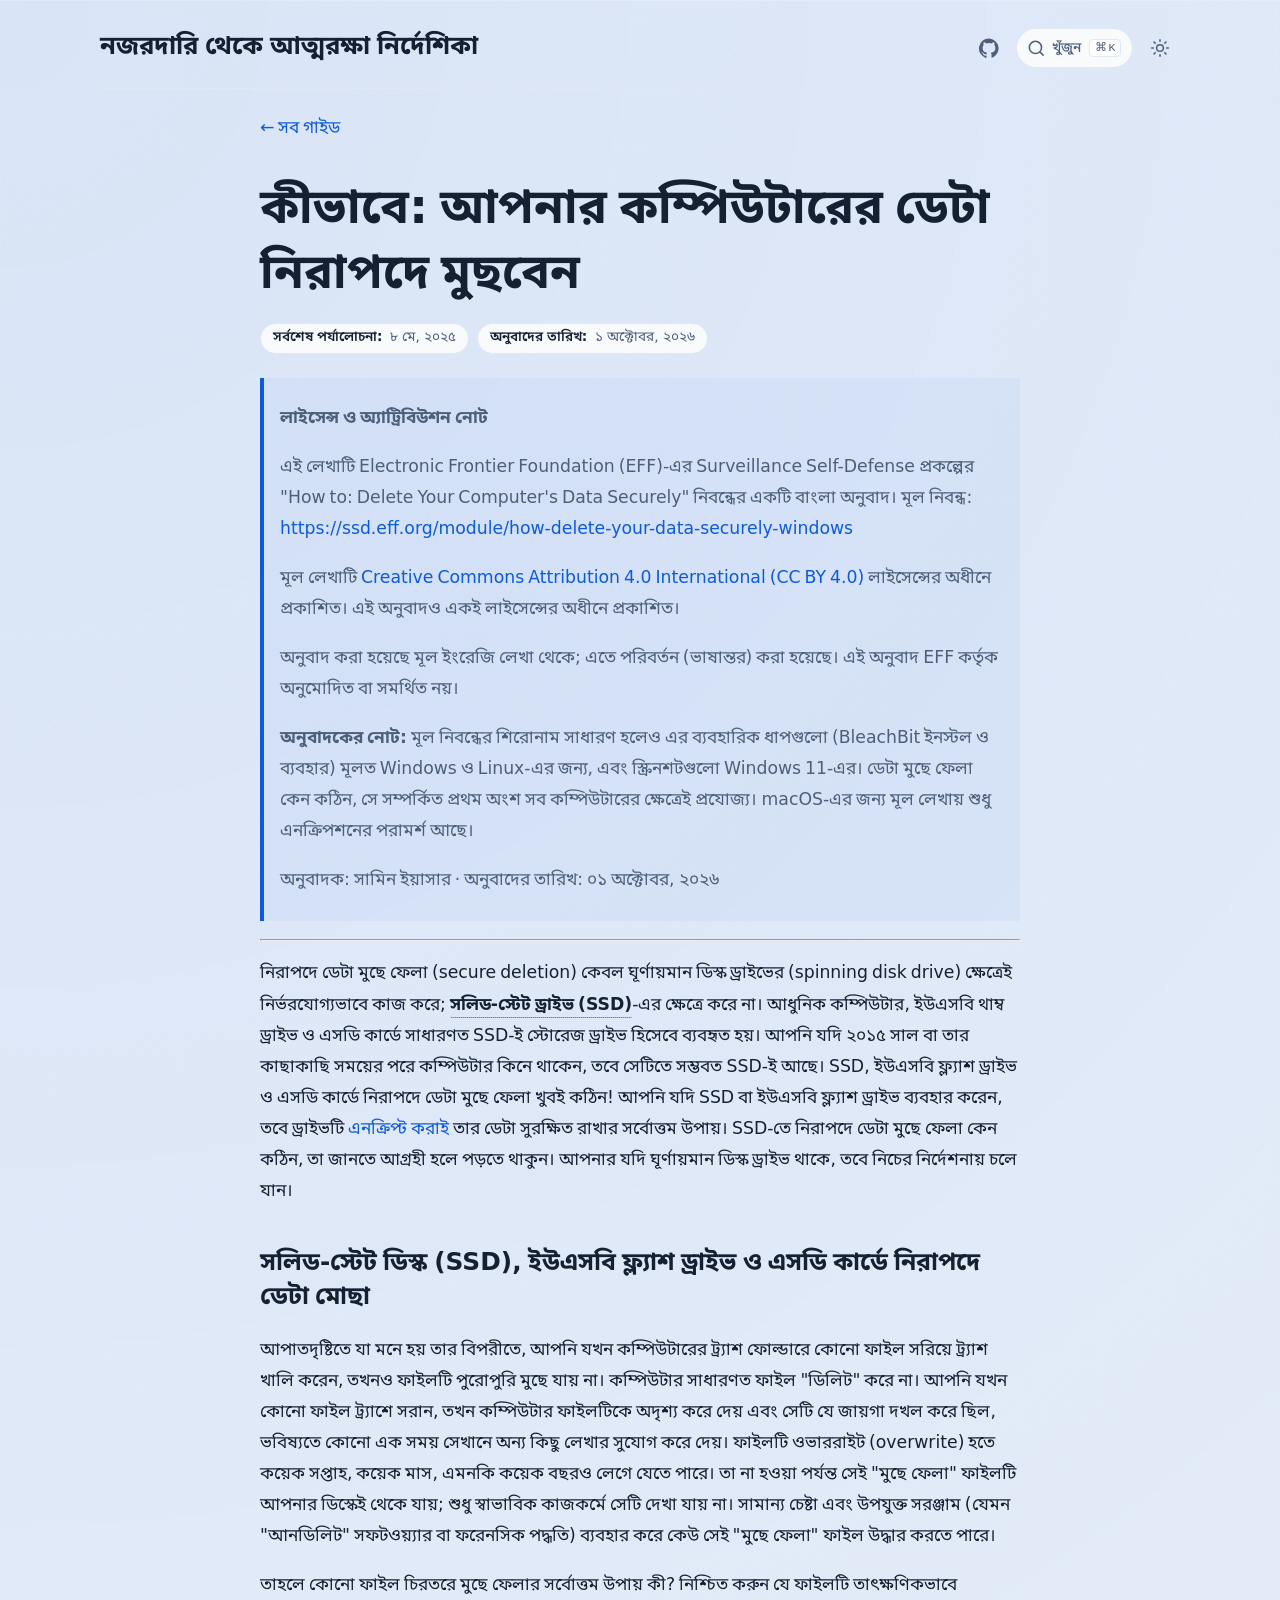
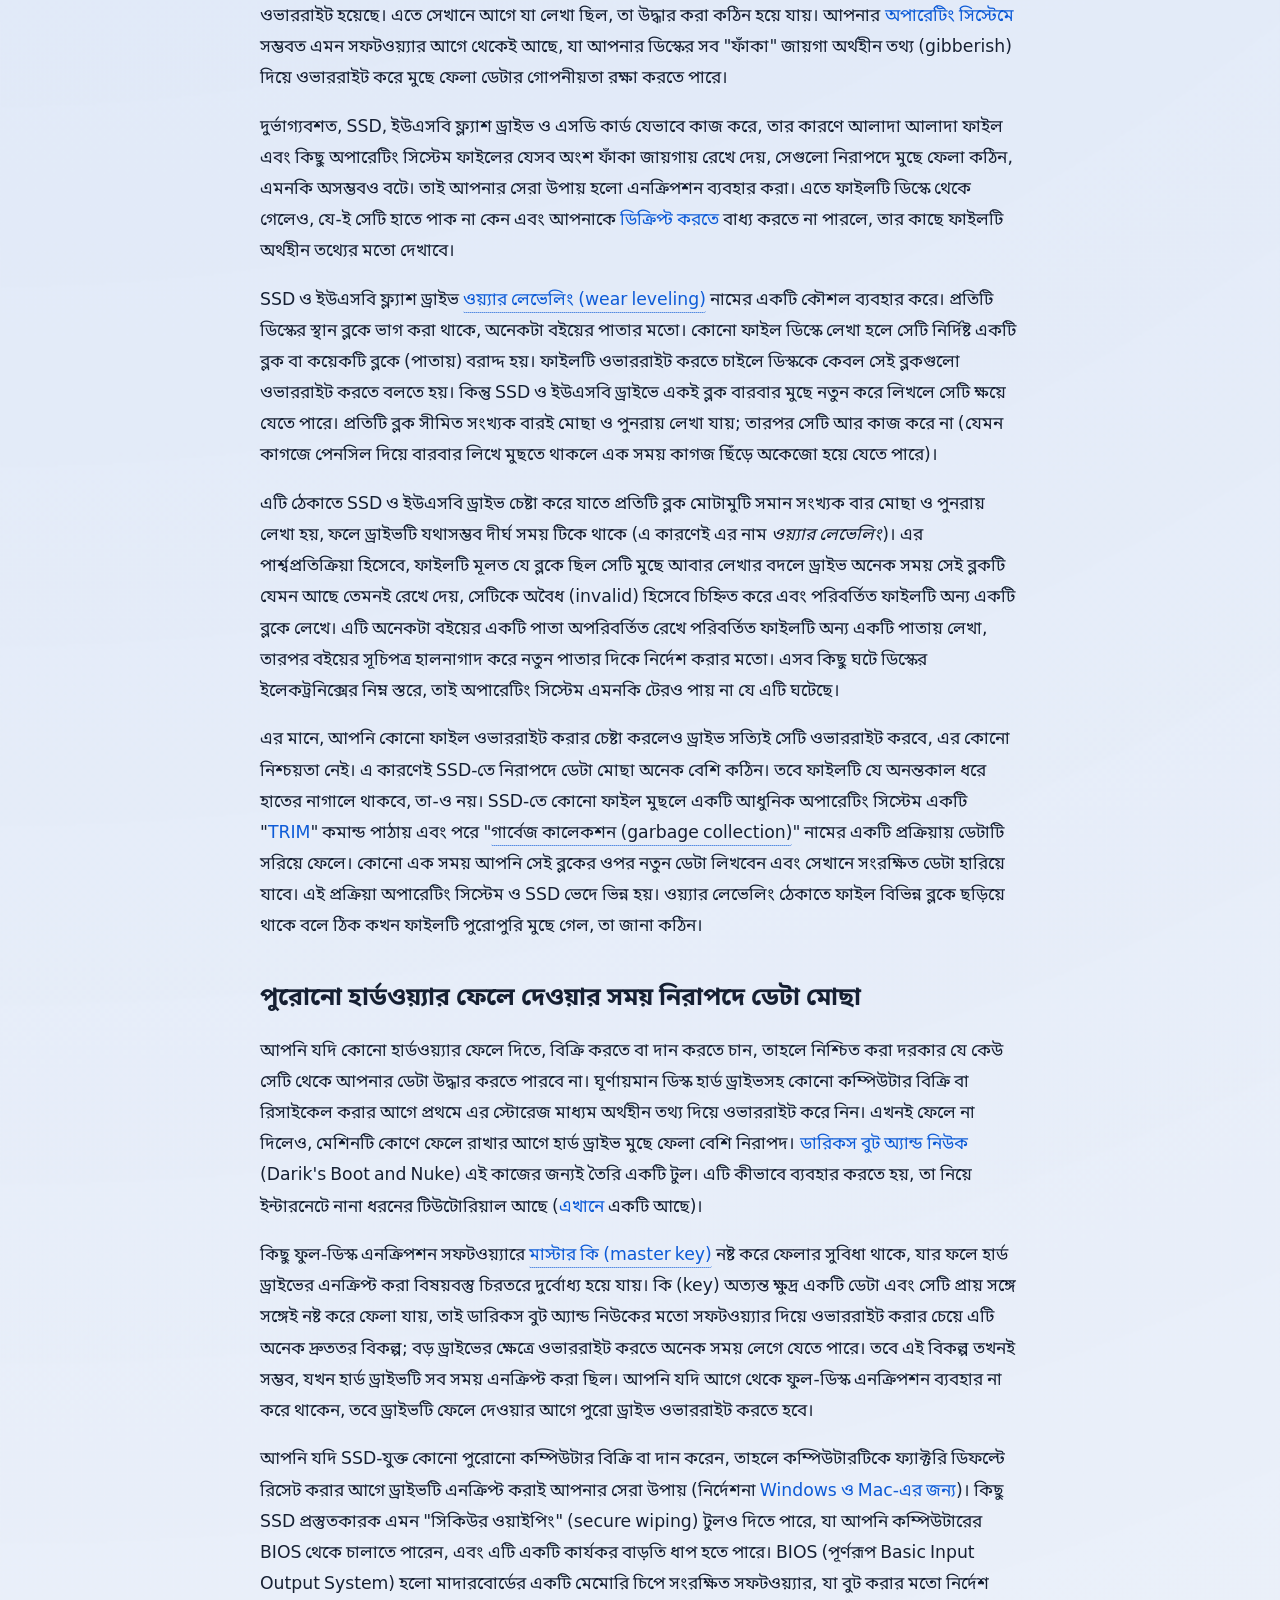
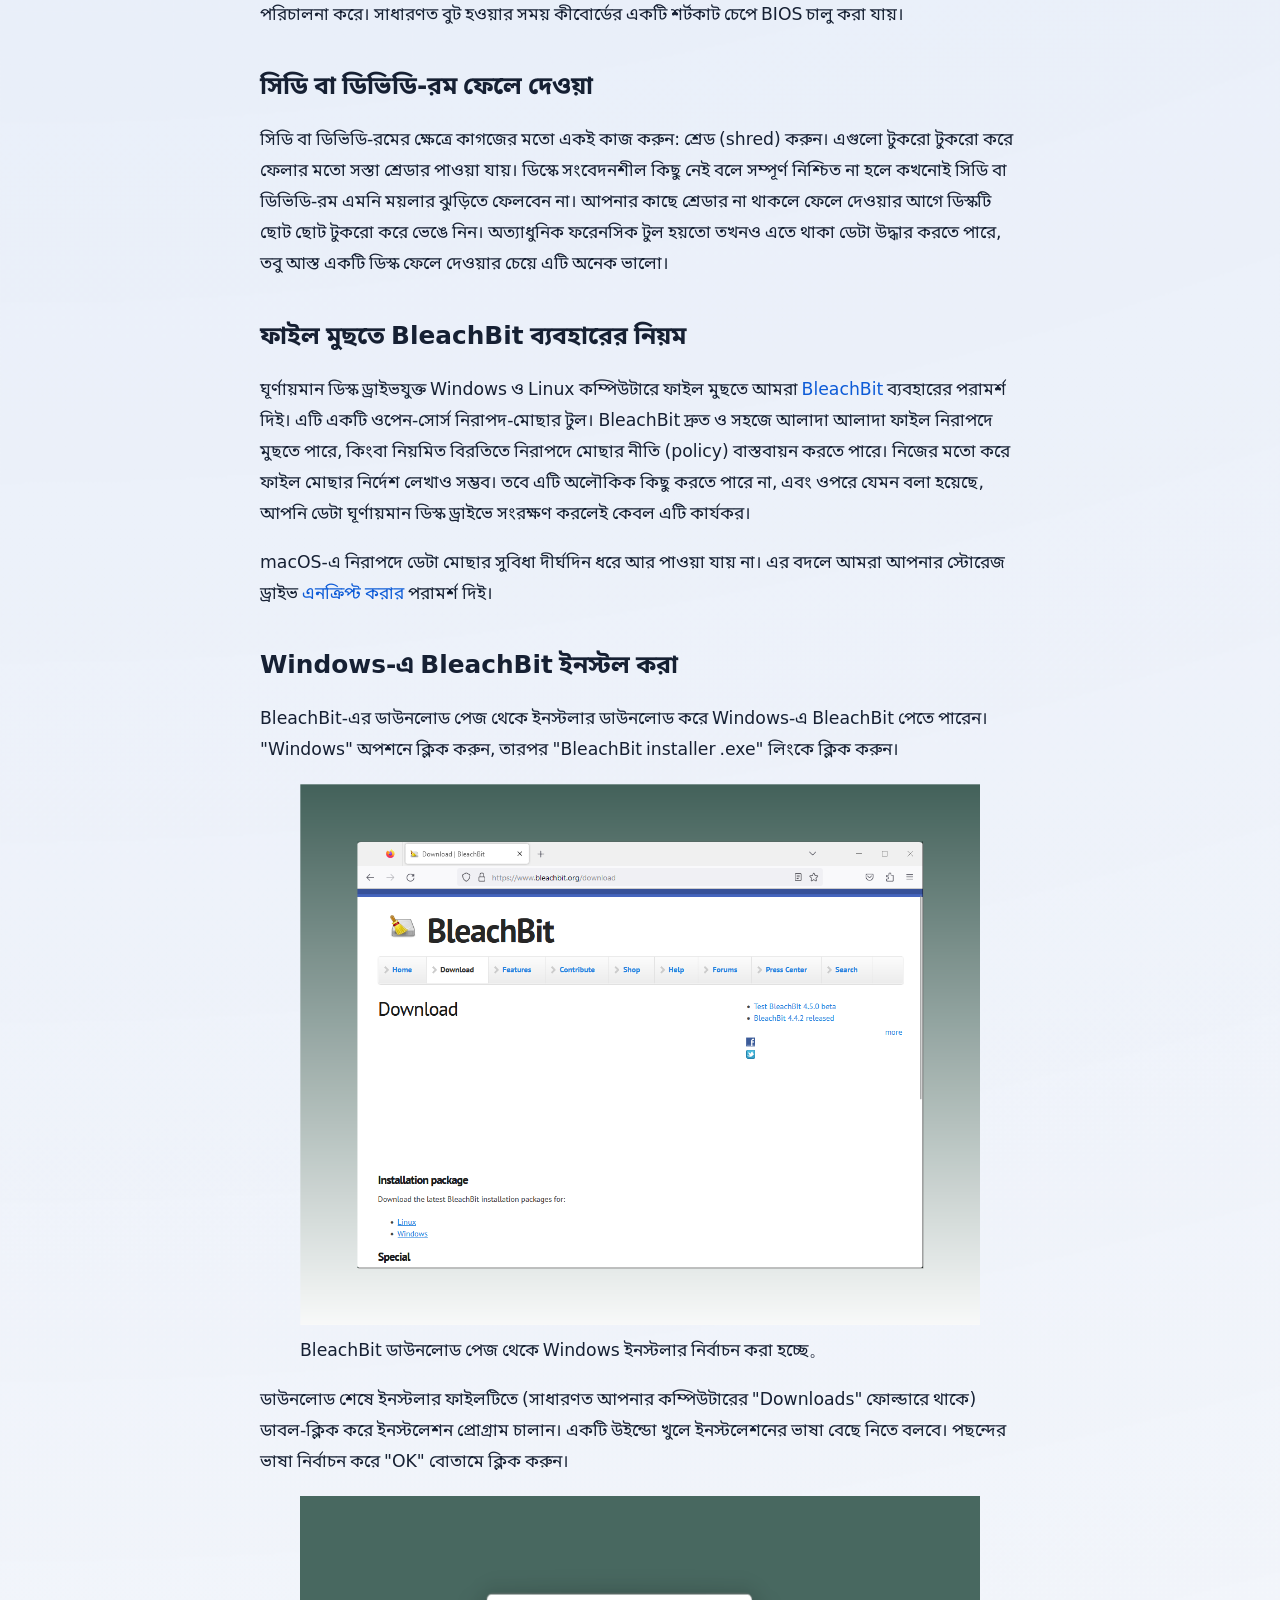
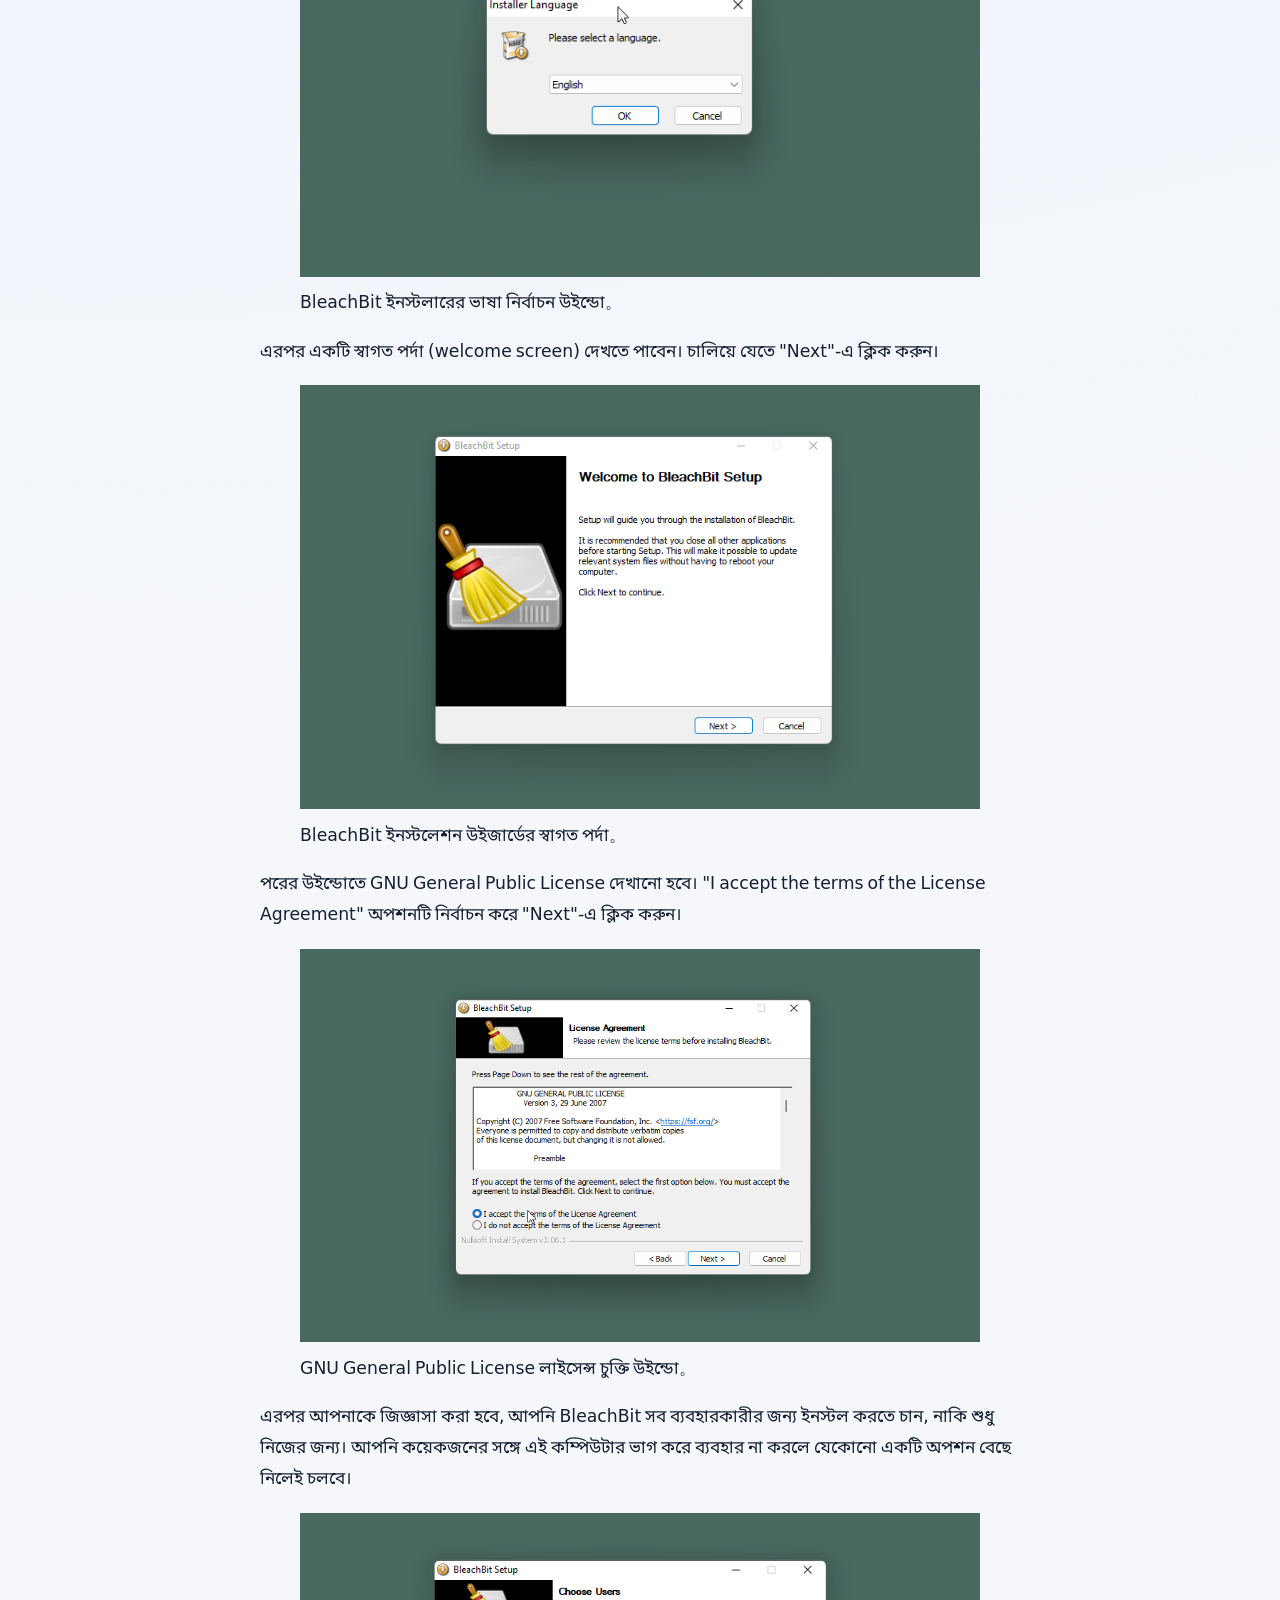
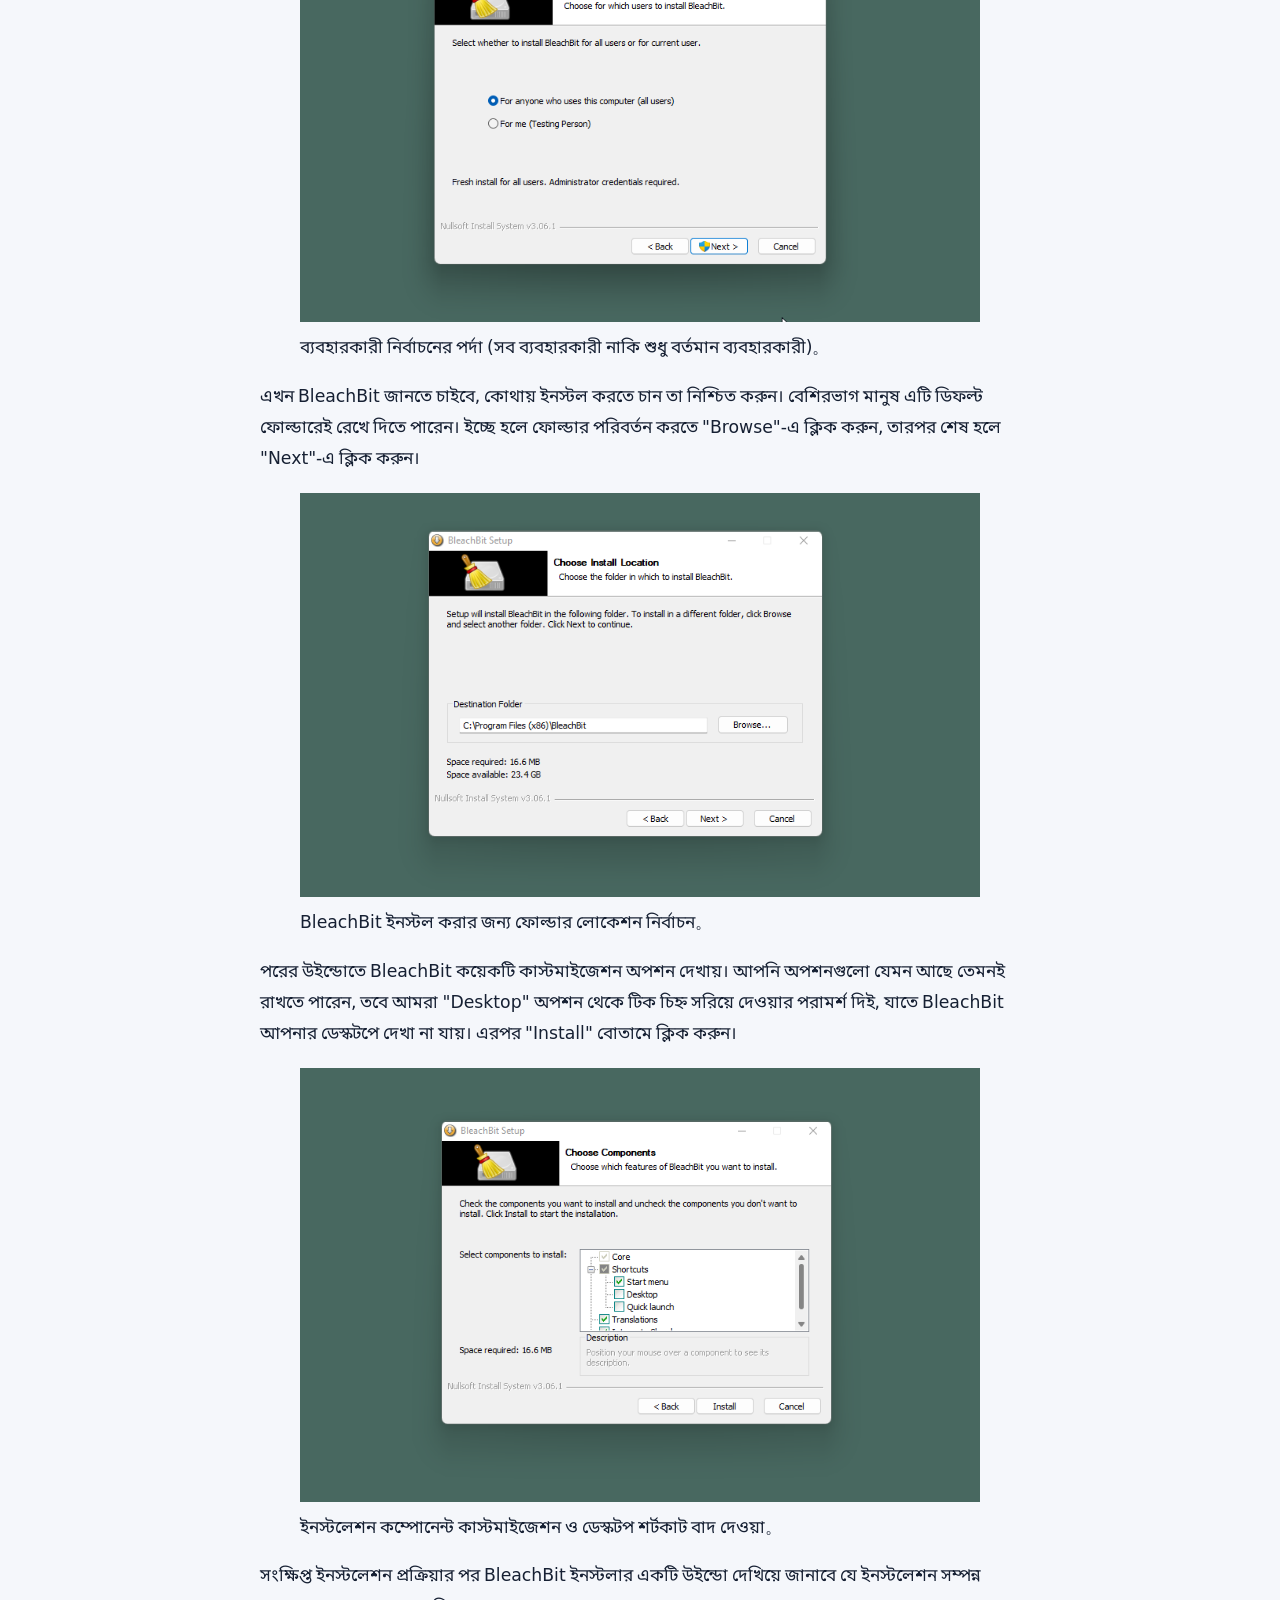
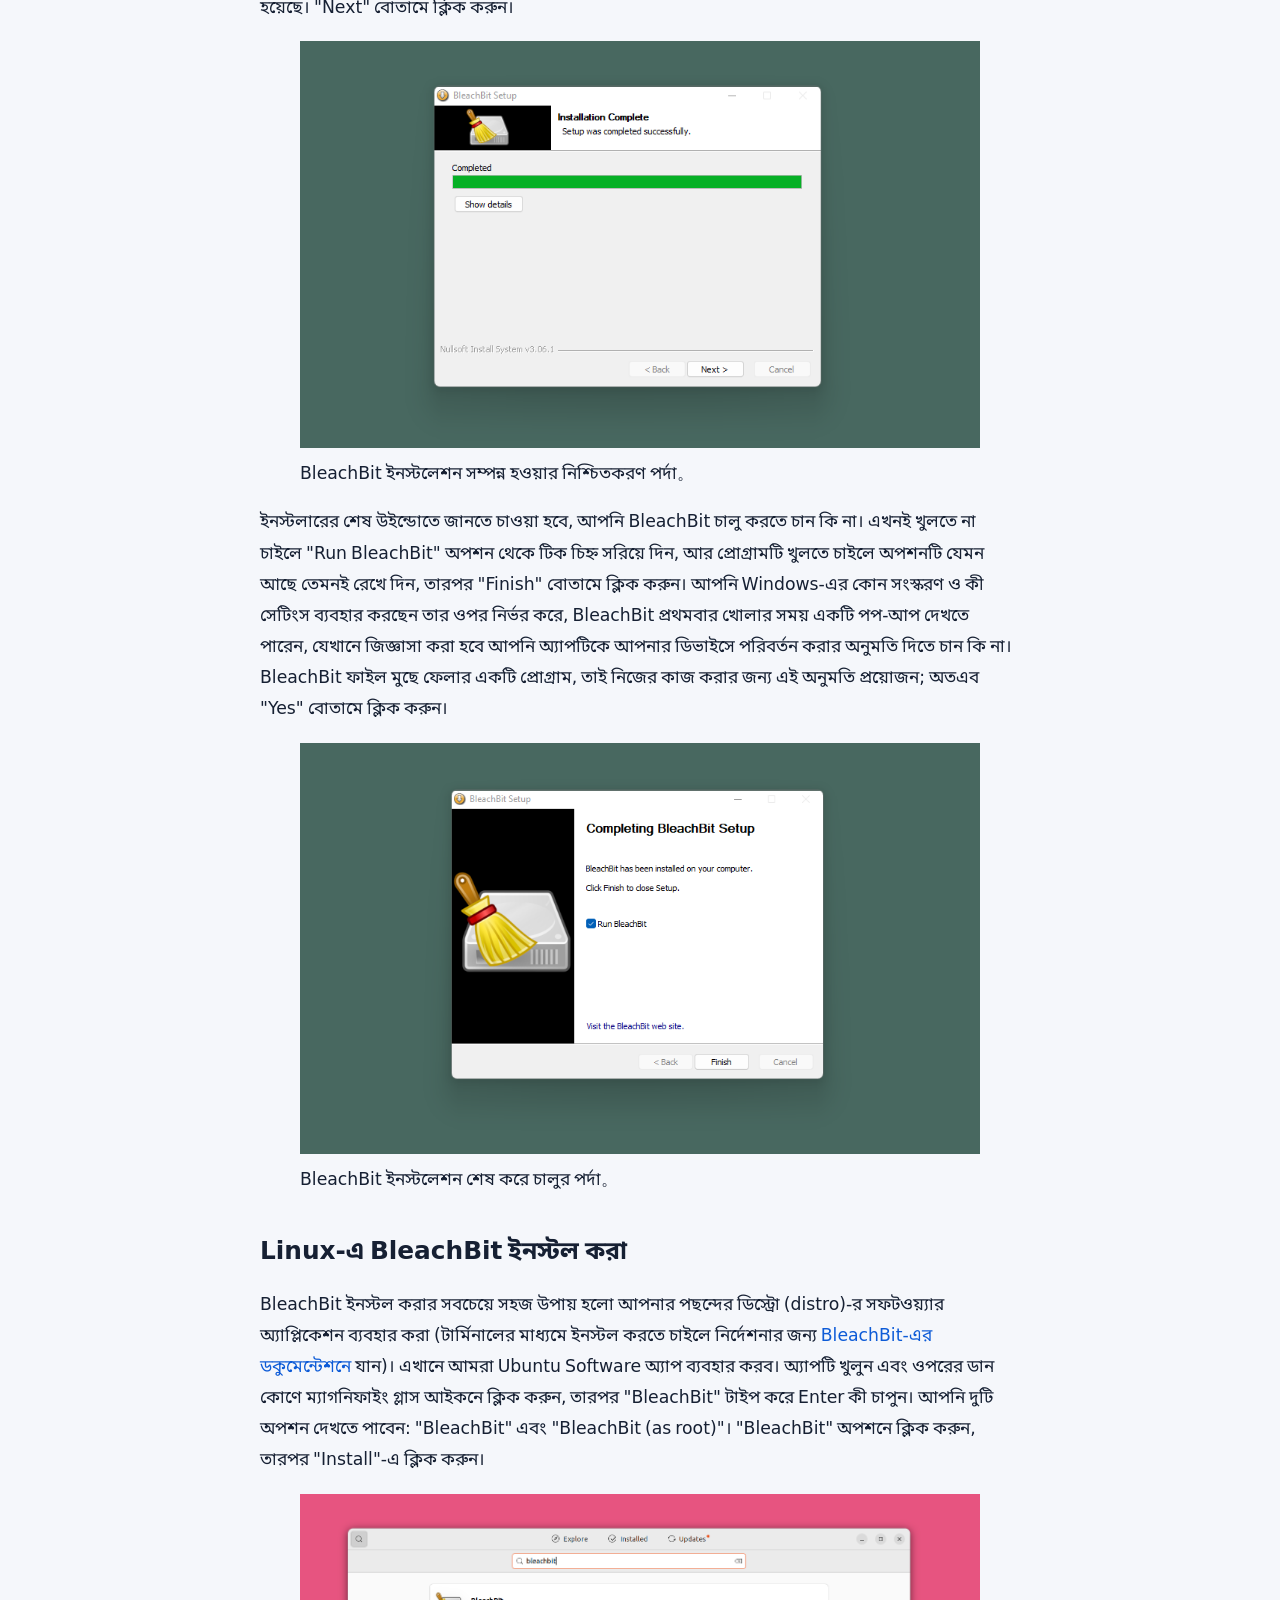
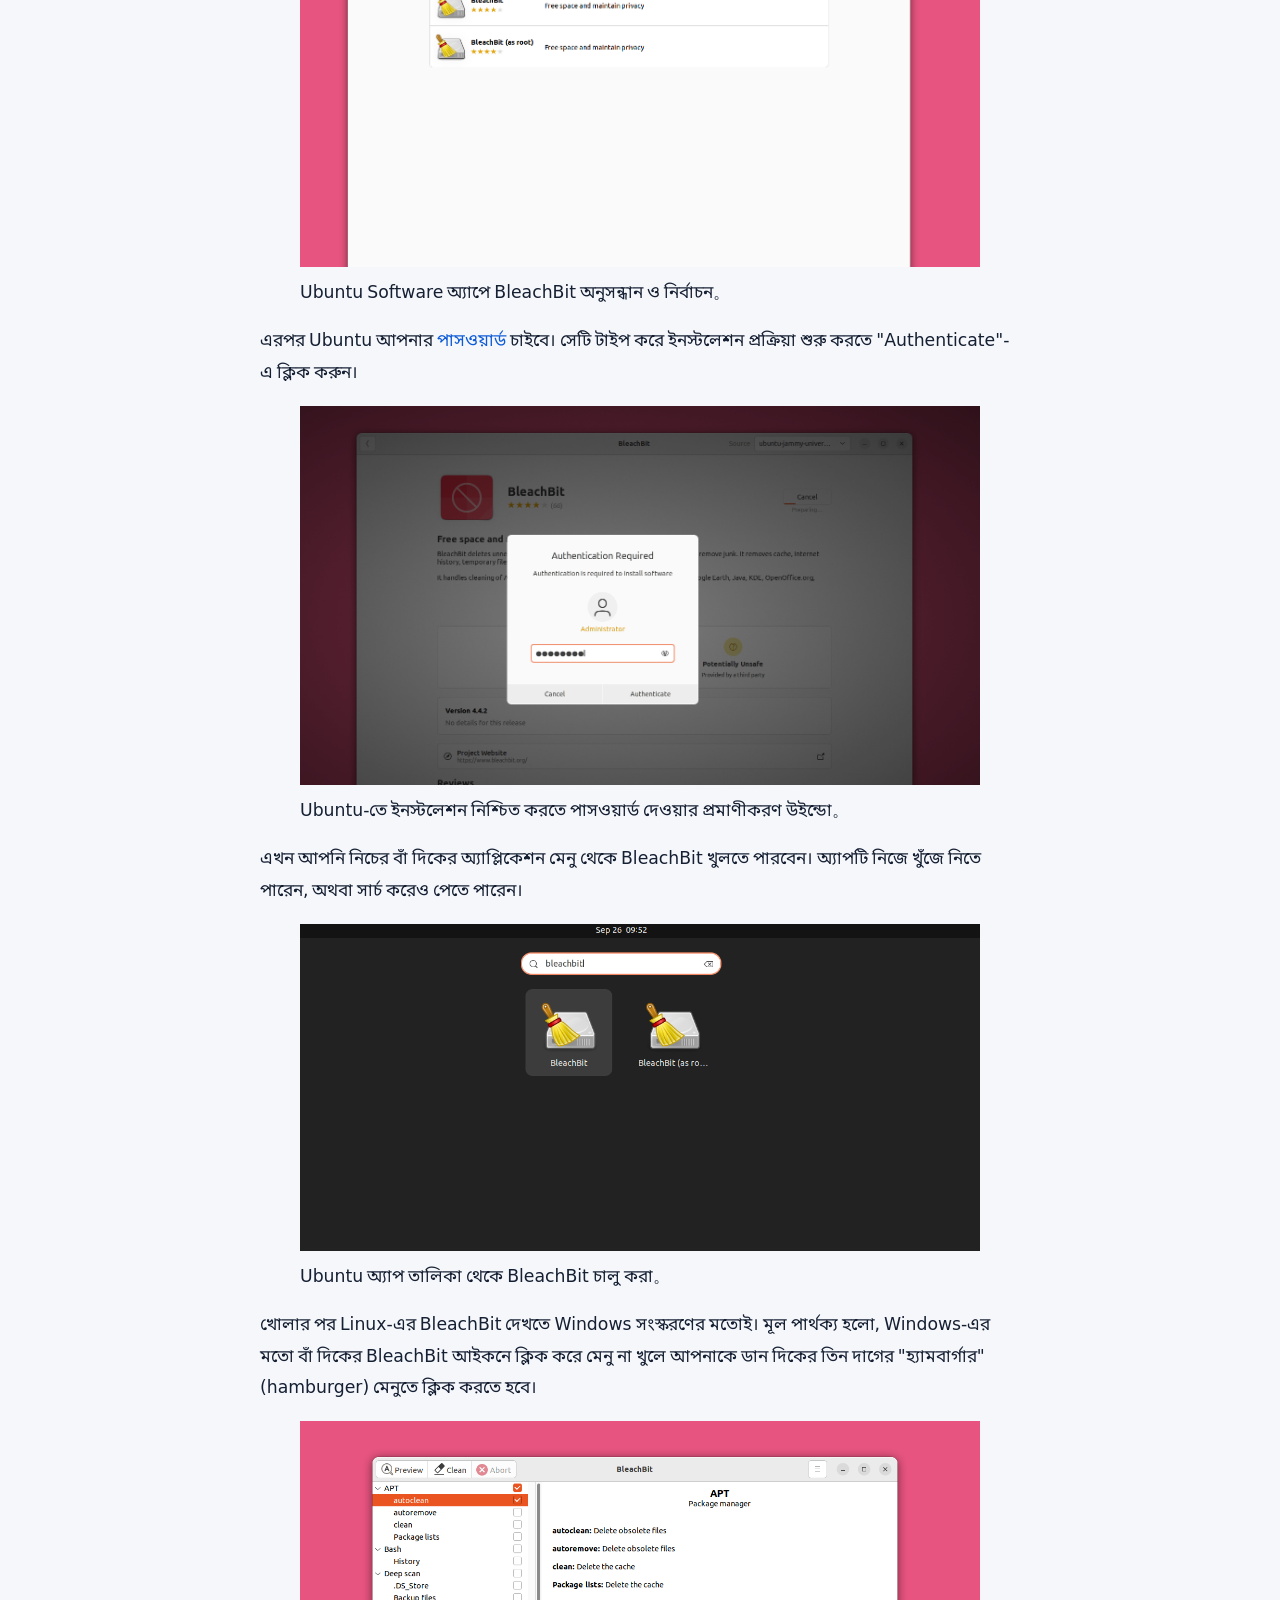
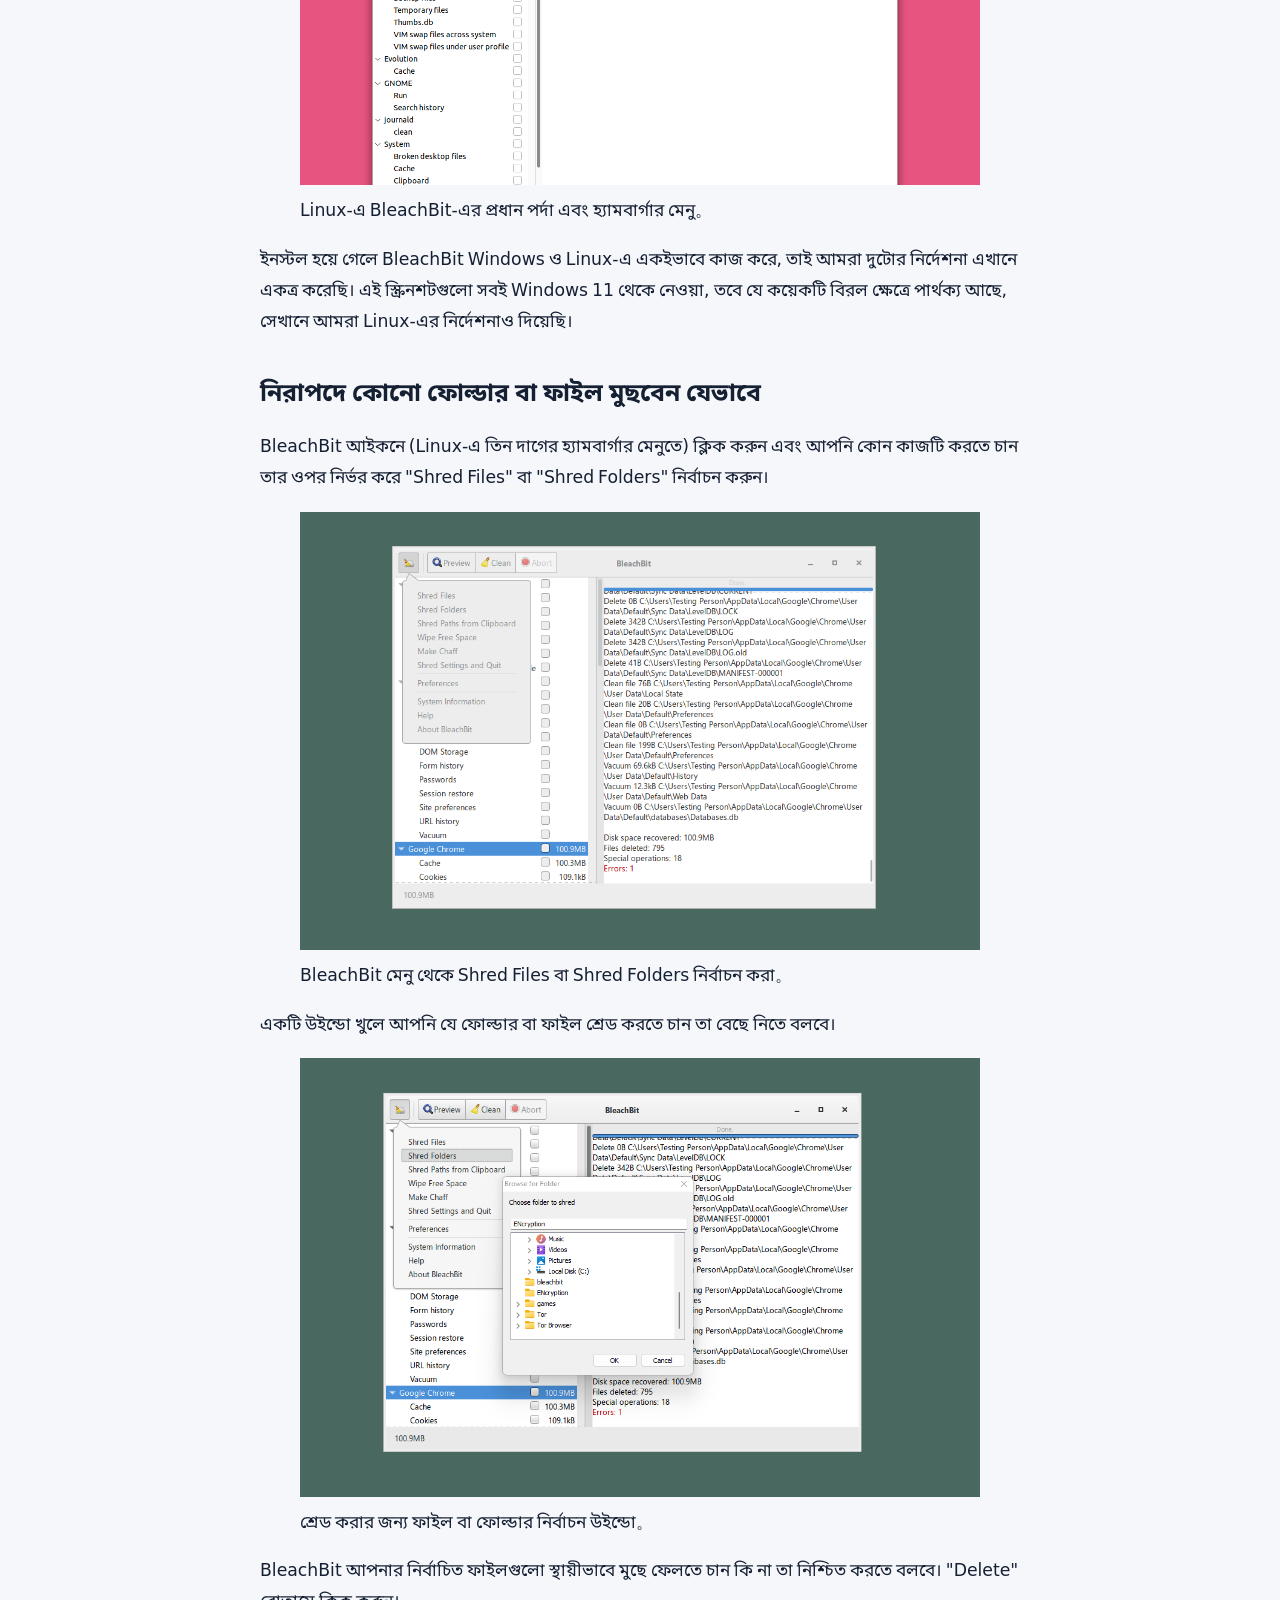
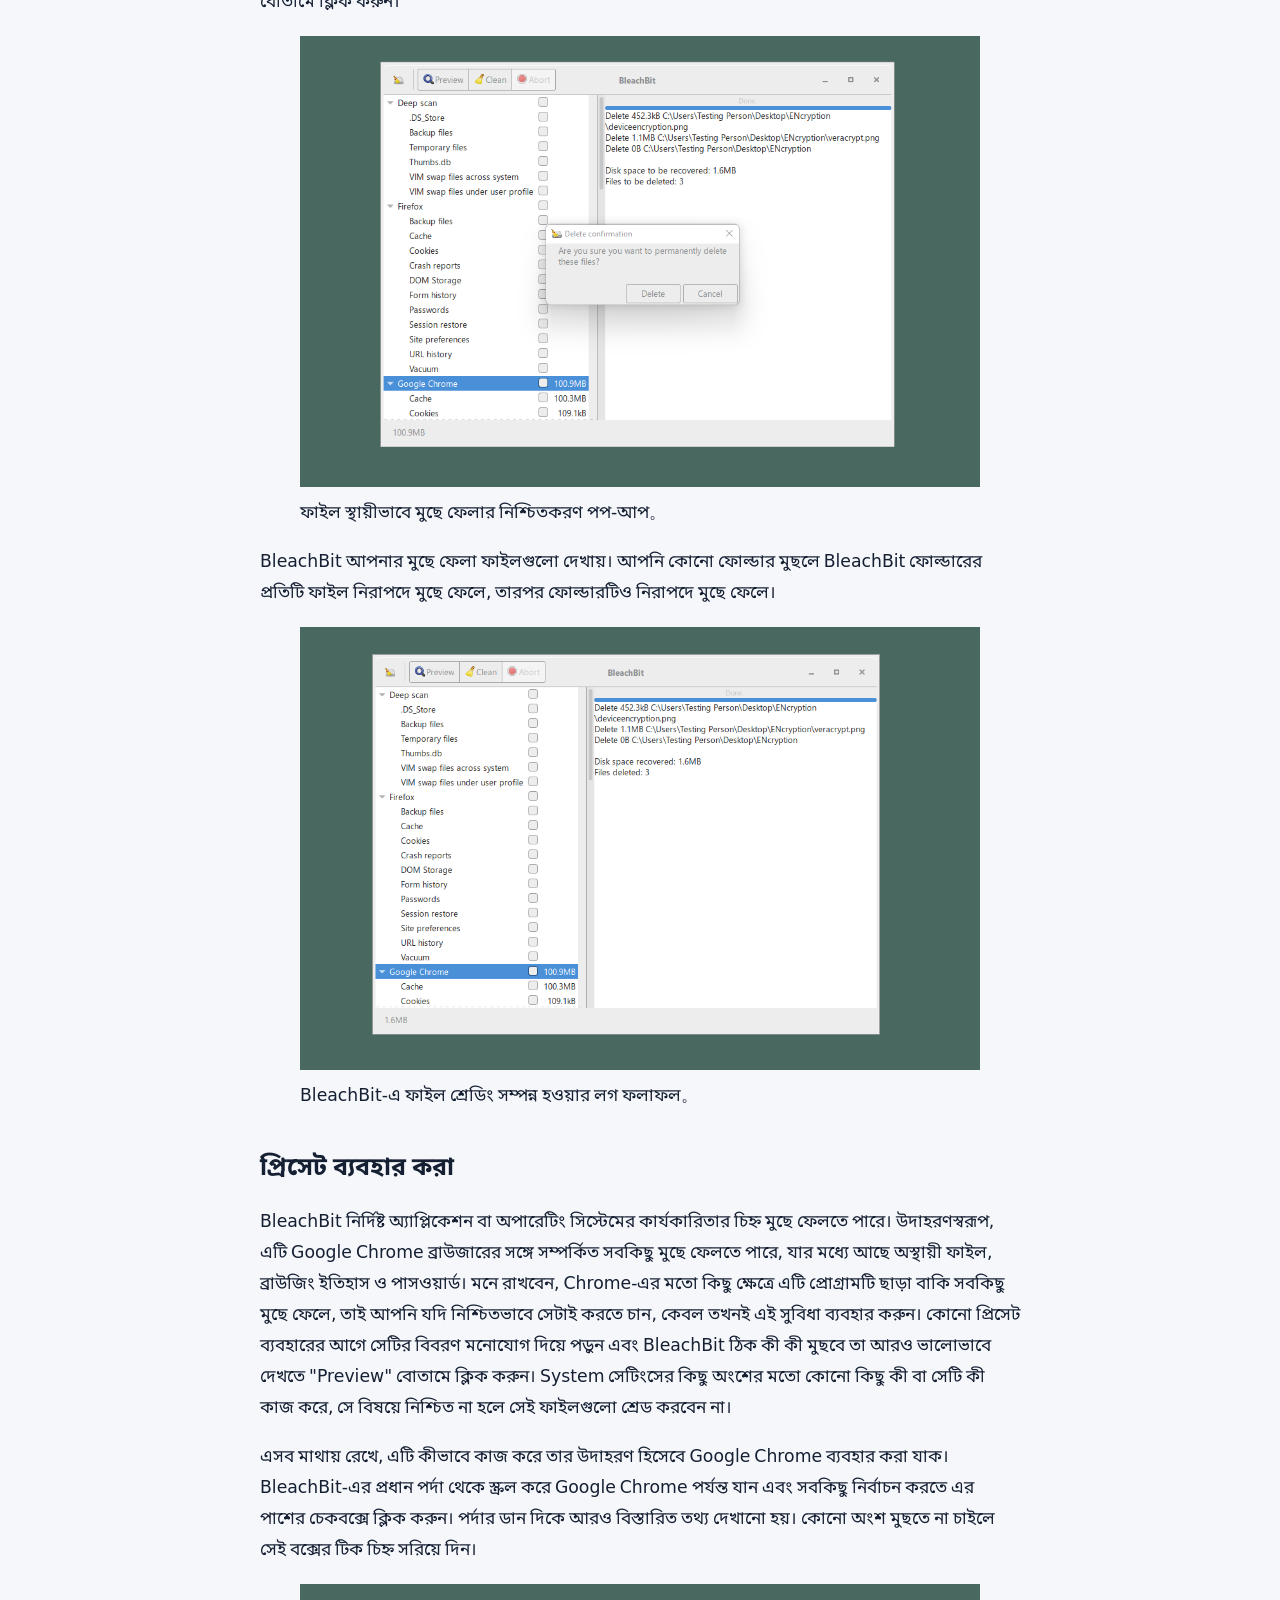
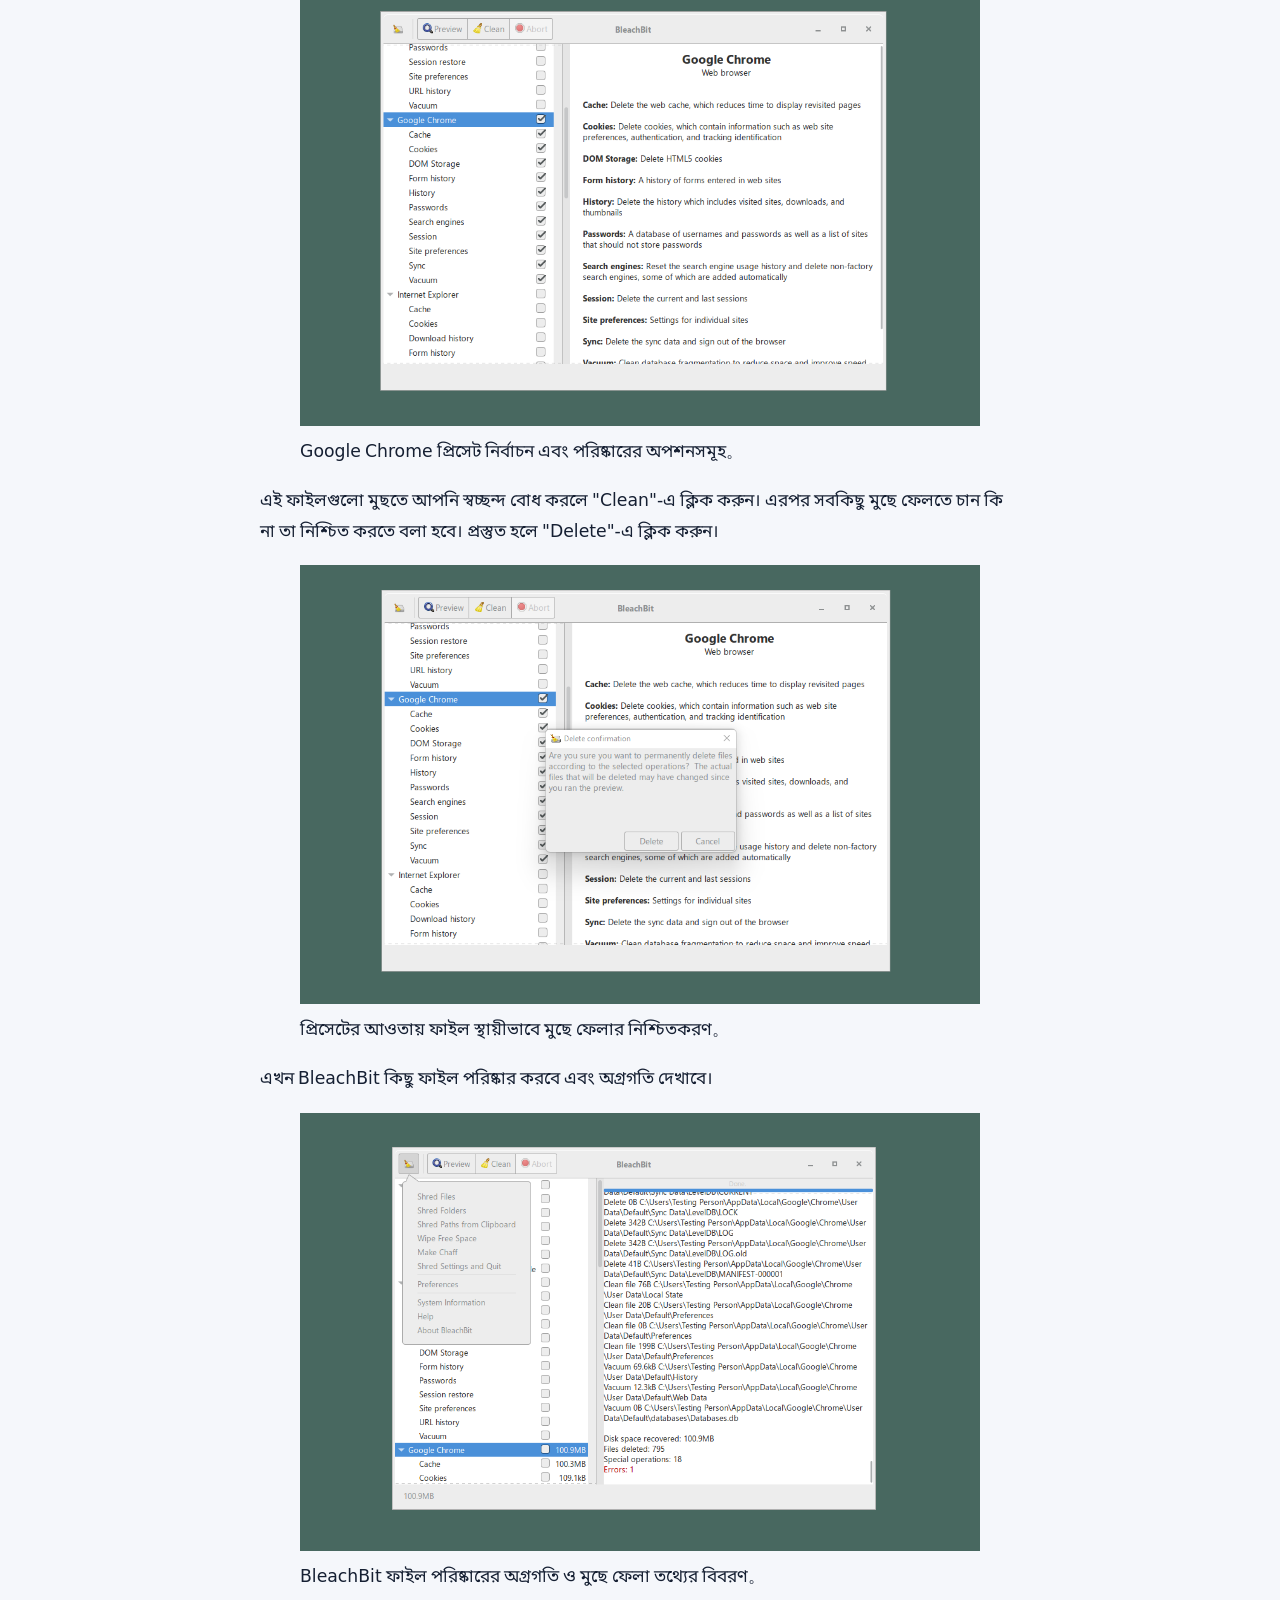
<file: ssd/how-to-delete-your-computers-data-securely/index.html>
<!doctype html>
<html lang="bn">

<head>
  <meta charset="utf-8">
  <meta name="viewport" content="width=device-width, initial-scale=1">
  <meta http-equiv="content-language" content="bn">
  <title>কীভাবে: আপনার কম্পিউটারের ডেটা নিরাপদে মুছবেন — বাংলা অনুবাদ</title>
  <meta name="description"
    content="কম্পিউটার, হার্ড ড্রাইভ (HDD) এবং সলিড স্টেট ড্রাইভ (SSD) থেকে কীভাবে ফাইল ও ডেটা স্থায়ী ও নিরাপদে মুছে ফেলবেন — EFF Surveillance Self-Defense (SSD) বাংলা অনুবাদ।">
  <meta name="keywords"
    content="কীভাবে আপনার কম্পিউটারের ডেটা নিরাপদে মুছবেন, ডেটা স্থায়ীভাবে ডিলিট করার নিয়ম, কম্পিউটার ডেটা মোছার উপায়, এসএসডি ডেটা ডিলিট, হার্ড ড্রাইভ ফরমেট, ব্লিচবিট ব্যবহারের নিয়ম, এনক্রিপশন, delete computer data securely bengali, ssd secure delete bangla, bleachbit guide bangla, ssd bengali translation, eff ssd bangla">
  <meta name="author" content="Electronic Frontier Foundation (EFF), অনুবাদক: সামিন ইয়াসার">
  <meta name="robots" content="index, follow, max-snippet:-1, max-image-preview:large, max-video-preview:-1">
  <link rel="canonical"
    href="https://translation.samin-yasar.dev/ssd/how-to-delete-your-computers-data-securely/">
  <link rel="alternate" hreflang="bn"
    href="https://translation.samin-yasar.dev/ssd/how-to-delete-your-computers-data-securely/">
  <link rel="alternate" hreflang="en"
    href="https://ssd.eff.org/module/how-delete-your-data-securely-windows">
  <link rel="stylesheet" href="/assets/style.css">

  <meta property="og:site_name" content="নজরদারি থেকে আত্মরক্ষা নির্দেশিকা — SSD বাংলা অনুবাদ">
  <meta property="og:type" content="article">
  <meta property="og:title" content="কীভাবে: আপনার কম্পিউটারের ডেটা নিরাপদে মুছবেন — বাংলা অনুবাদ">
  <meta property="og:description"
    content="কম্পিউটার, হার্ড ড্রাইভ (HDD) এবং সলিড স্টেট ড্রাইভ (SSD) থেকে ডেটা স্থায়ী ও নিরাপদে মুছে ফেলার নিয়ম।">
  <meta property="og:url"
    content="https://translation.samin-yasar.dev/ssd/how-to-delete-your-computers-data-securely/">
  <meta property="og:locale" content="bn_BD">
  <meta property="article:published_time" content="2025-05-08">
  <meta property="article:modified_time" content="2026-10-01">
  <meta property="article:author" content="Electronic Frontier Foundation (EFF)">
  <meta property="article:section" content="Digital Security">

  <meta name="twitter:card" content="summary">
  <meta name="twitter:title" content="কীভাবে: আপনার কম্পিউটারের ডেটা নিরাপদে মুছবেন — বাংলা অনুবাদ">
  <meta name="twitter:description"
    content="কম্পিউটার, হার্ড ড্রাইভ (HDD) এবং সলিড স্টেট ড্রাইভ (SSD) থেকে ডেটা স্থায়ী ও নিরাপদে মুছে ফেলার নিয়ম।">

  <script type="application/ld+json">
    {
      "@context": "https://schema.org",
      "@graph": [
        {
          "@type": "TechArticle",
          "@id": "https://translation.samin-yasar.dev/ssd/how-to-delete-your-computers-data-securely/#article",
          "headline": "কীভাবে: আপনার কম্পিউটারের ডেটা নিরাপদে মুছবেন — বাংলা অনুবাদ",
          "name": "কীভাবে: আপনার কম্পিউটারের ডেটা নিরাপদে মুছবেন",
          "description": "কম্পিউটার, হার্ড ড্রাইভ (HDD) এবং সলিড স্টেট ড্রাইভ (SSD) থেকে কীভাবে ডেটা স্থায়ী ও নিরাপদে মুছে ফেলবেন — EFF Surveillance Self-Defense-এর বাংলা অনুবাদ।",
          "inLanguage": "bn",
          "mainEntityOfPage": "https://translation.samin-yasar.dev/ssd/how-to-delete-your-computers-data-securely/",
          "url": "https://translation.samin-yasar.dev/ssd/how-to-delete-your-computers-data-securely/",
          "datePublished": "2025-05-08",
          "dateModified": "2026-10-01",
          "author": {
            "@type": "Organization",
            "name": "Electronic Frontier Foundation",
            "url": "https://www.eff.org"
          },
          "translator": {
            "@type": "Person",
            "name": "সামিন ইয়াসার"
          },
          "publisher": {
            "@type": "Organization",
            "name": "নজরদারি থেকে আত্মরক্ষা নির্দেশিকা",
            "url": "https://translation.samin-yasar.dev/"
          },
          "isBasedOn": "https://ssd.eff.org/module/how-delete-your-data-securely-windows",
          "about": [
            {
              "@type": "Thing",
              "name": "Data Sanitization"
            },
            {
              "@type": "Thing",
              "name": "Hard Drive Encryption"
            },
            {
              "@type": "Thing",
              "name": "Digital Privacy"
            }
          ],
          "keywords": "ডেটা নিরাপদে মোছা, হার্ড ড্রাইভ মোছা, এসএসডি ডেটা ডিলিট, বিটলকার, ফাইলভল্ট, secure data deletion bangla, delete computer data securely"
        },
        {
          "@type": "BreadcrumbList",
          "itemListElement": [
            {
              "@type": "ListItem",
              "position": 1,
              "name": "হোম",
              "item": "https://translation.samin-yasar.dev/ssd/"
            },
            {
              "@type": "ListItem",
              "position": 2,
              "name": "কীভাবে: আপনার কম্পিউটারের ডেটা নিরাপদে মুছবেন",
              "item": "https://translation.samin-yasar.dev/ssd/how-to-delete-your-computers-data-securely/"
            }
          ]
        }
      ]
    }
  </script>
  <script>
    (() => {
      const savedTheme = localStorage.getItem("theme");
      const prefersDark = window.matchMedia("(prefers-color-scheme: dark)").matches;
      document.documentElement.dataset.theme = savedTheme || (prefersDark ? "dark" : "light");
    })();
  </script>
</head>

<body>
  <a class="skip-link" href="#main">মূল কনটেন্টে যান</a>
  <div class="site-shell">
    <header class="site-header" aria-label="সাইট নেভিগেশন">
      <div class="brand-block">
        <!-- Header site link: points to /ssd/ for now; change href to "/" when top-level project index is added -->
        <a class="brand" href="/ssd/">নজরদারি থেকে আত্মরক্ষা নির্দেশিকা</a>
      </div>
      <div class="header-actions">
        <a class="icon-link"
          href="https://github.com/Samin-yasar/translation/tree/main/ssd/how-to-delete-your-computers-data-securely"
          aria-label="GitHub রিপোজিটরি" title="GitHub রিপোজিটরি">
          <svg viewBox="0 0 24 24" aria-hidden="true">
            <path
              d="M12 .5a12 12 0 0 0-3.79 23.39c.6.11.82-.26.82-.58v-2.25c-3.34.73-4.04-1.61-4.04-1.61-.55-1.39-1.34-1.76-1.34-1.76-1.09-.75.08-.74.08-.74 1.2.09 1.84 1.24 1.84 1.24 1.07 1.84 2.8 1.31 3.48 1 .11-.78.42-1.31.76-1.61-2.67-.3-5.47-1.34-5.47-5.95 0-1.31.47-2.38 1.24-3.22-.13-.3-.54-1.52.12-3.18 0 0 1.01-.32 3.3 1.23a11.5 11.5 0 0 1 6 0c2.29-1.55 3.3-1.23 3.3-1.23.66 1.66.25 2.88.12 3.18.77.84 1.24 1.91 1.24 3.22 0 4.62-2.8 5.64-5.48 5.94.43.37.81 1.1.81 2.22v3.29c0 .32.22.69.83.57A12 12 0 0 0 12 .5Z" />
          </svg>
        </a>
        <button class="theme-toggle" type="button" aria-label="ডার্ক থিম চালু করুন" title="ডার্ক থিম">
          <svg class="theme-icon theme-icon-sun" viewBox="0 0 24 24" aria-hidden="true">
            <circle cx="12" cy="12" r="4" />
            <path
              d="M12 2v2M12 20v2M4.93 4.93l1.41 1.41M17.66 17.66l1.41 1.41M2 12h2M20 12h2M4.93 19.07l1.41-1.41M17.66 6.34l1.41-1.41" />
          </svg>
          <svg class="theme-icon theme-icon-moon" viewBox="0 0 24 24" aria-hidden="true">
            <path d="M20.5 15.5A8.5 8.5 0 0 1 8.5 3.5 8.5 8.5 0 1 0 20.5 15.5Z" />
          </svg>
        </button>
      </div>
    </header>

    <main id="main" class="page-content">
      <nav class="pagination pagination-top" aria-label="গাইড নেভিগেশন"><a href="/ssd/">← সব গাইড</a><span
          aria-hidden="true"></span></nav>
      <article>
        <h1 id="how-to-delete-your-computers-data-securely">কীভাবে: আপনার কম্পিউটারের ডেটা নিরাপদে মুছবেন <a class="heading-anchor"
            href="#how-to-delete-your-computers-data-securely" aria-label="এই অনুচ্ছেদের লিংক">#</a></h1>
        <div class="meta-group">
          <span class="review-meta"><strong>সর্বশেষ পর্যালোচনা:</strong> ৮ মে, ২০২৫</span>
          <span class="review-meta"><strong>অনুবাদের তারিখ:</strong> ১ অক্টোবর, ২০২৬</span>
        </div>
        <blockquote>
          <p><strong>লাইসেন্স ও অ্যাট্রিবিউশন নোট</strong></p>
          <p>এই লেখাটি Electronic Frontier Foundation (EFF)-এর Surveillance Self-Defense প্রকল্পের &quot;How to:
            Delete Your Computer&#39;s Data Securely&quot; নিবন্ধের একটি বাংলা অনুবাদ। মূল নিবন্ধ: <a
              href="https://ssd.eff.org/module/how-delete-your-data-securely-windows">https://ssd.eff.org/module/how-delete-your-data-securely-windows</a>
          </p>
          <p>মূল লেখাটি <a href="https://creativecommons.org/licenses/by/4.0/">Creative Commons Attribution 4.0
              International (CC BY 4.0)</a> লাইসেন্সের অধীনে প্রকাশিত। এই অনুবাদও একই লাইসেন্সের অধীনে প্রকাশিত।</p>
          <p>অনুবাদ করা হয়েছে মূল ইংরেজি লেখা থেকে; এতে পরিবর্তন (ভাষান্তর) করা হয়েছে। এই অনুবাদ EFF কর্তৃক অনুমোদিত
            বা সমর্থিত নয়।</p>
          <p><strong>অনুবাদকের নোট:</strong> মূল নিবন্ধের শিরোনাম সাধারণ হলেও এর ব্যবহারিক ধাপগুলো (BleachBit ইনস্টল ও ব্যবহার) মূলত Windows ও Linux-এর জন্য, এবং স্ক্রিনশটগুলো Windows 11-এর। ডেটা মুছে ফেলা কেন কঠিন, সে সম্পর্কিত প্রথম অংশ সব কম্পিউটারের ক্ষেত্রেই প্রযোজ্য। macOS-এর জন্য মূল লেখায় শুধু এনক্রিপশনের পরামর্শ আছে।</p>
          <p>অনুবাদক: সামিন ইয়াসার · অনুবাদের তারিখ: ০১ অক্টোবর, ২০২৬</p>
        </blockquote>
        <hr>

        <p>নিরাপদে ডেটা মুছে ফেলা (secure deletion) কেবল ঘূর্ণায়মান ডিস্ক ড্রাইভের (spinning disk drive) ক্ষেত্রেই
          নির্ভরযোগ্যভাবে কাজ করে; <strong><abbr class="glossary-term" title="সলিড-স্টেট ড্রাইভ (SSD) হলো ফ্ল্যাশ মেমোরি ভিত্তিক দ্রুতগতির আধুনিক স্টোরেজ ড্রাইভ।">সলিড-স্টেট ড্রাইভ (SSD)</abbr></strong>-এর ক্ষেত্রে করে না। আধুনিক কম্পিউটার, ইউএসবি থাম্ব ড্রাইভ ও
          এসডি কার্ডে সাধারণত SSD-ই স্টোরেজ ড্রাইভ হিসেবে ব্যবহৃত হয়। আপনি যদি ২০১৫ সাল বা তার কাছাকাছি সময়ের পরে
          কম্পিউটার কিনে থাকেন, তবে সেটিতে সম্ভবত SSD-ই আছে। SSD, ইউএসবি ফ্ল্যাশ ড্রাইভ ও এসডি কার্ডে নিরাপদে ডেটা মুছে
          ফেলা খুবই কঠিন! আপনি যদি SSD বা ইউএসবি ফ্ল্যাশ ড্রাইভ ব্যবহার করেন, তবে ড্রাইভটি <a
            href="https://ssd.eff.org/module/how-encrypt-your-windows-device">এনক্রিপ্ট করাই</a> তার ডেটা সুরক্ষিত রাখার
          সর্বোত্তম উপায়। SSD-তে নিরাপদে ডেটা মুছে ফেলা কেন কঠিন, তা জানতে আগ্রহী হলে পড়তে থাকুন। আপনার যদি
          ঘূর্ণায়মান ডিস্ক ড্রাইভ থাকে, তবে নিচের নির্দেশনায় চলে যান।</p>

        <h2 id="ssd-usb-secure-deletion">সলিড-স্টেট ডিস্ক (SSD), ইউএসবি ফ্ল্যাশ ড্রাইভ ও এসডি কার্ডে নিরাপদে ডেটা মোছা <a
            class="heading-anchor" href="#ssd-usb-secure-deletion" aria-label="এই অনুচ্ছেদের লিংক">#</a></h2>

        <p>আপাতদৃষ্টিতে যা মনে হয় তার বিপরীতে, আপনি যখন কম্পিউটারের ট্র্যাশ ফোল্ডারে কোনো ফাইল সরিয়ে ট্র্যাশ খালি
          করেন, তখনও ফাইলটি পুরোপুরি মুছে যায় না। কম্পিউটার সাধারণত ফাইল &quot;ডিলিট&quot; করে না। আপনি যখন কোনো ফাইল
          ট্র্যাশে সরান, তখন কম্পিউটার ফাইলটিকে অদৃশ্য করে দেয় এবং সেটি যে জায়গা দখল করে ছিল, ভবিষ্যতে কোনো এক সময়
          সেখানে অন্য কিছু লেখার সুযোগ করে দেয়। ফাইলটি ওভাররাইট (overwrite) হতে কয়েক সপ্তাহ, কয়েক মাস, এমনকি কয়েক বছরও
          লেগে যেতে পারে। তা না হওয়া পর্যন্ত সেই &quot;মুছে ফেলা&quot; ফাইলটি আপনার ডিস্কেই থেকে যায়; শুধু স্বাভাবিক
          কাজকর্মে সেটি দেখা যায় না। সামান্য চেষ্টা এবং উপযুক্ত সরঞ্জাম (যেমন &quot;আনডিলিট&quot; সফটওয়্যার বা ফরেনসিক
          পদ্ধতি) ব্যবহার করে কেউ সেই &quot;মুছে ফেলা&quot; ফাইল উদ্ধার করতে পারে।</p>

        <p>তাহলে কোনো ফাইল চিরতরে মুছে ফেলার সর্বোত্তম উপায় কী? নিশ্চিত করুন যে ফাইলটি তাৎক্ষণিকভাবে ওভাররাইট হয়েছে।
          এতে সেখানে আগে যা লেখা ছিল, তা উদ্ধার করা কঠিন হয়ে যায়। আপনার <a
            href="https://ssd.eff.org/glossary/operating-system">অপারেটিং সিস্টেমে</a> সম্ভবত এমন সফটওয়্যার আগে থেকেই
          আছে, যা আপনার ডিস্কের সব &quot;ফাঁকা&quot; জায়গা অর্থহীন তথ্য (gibberish) দিয়ে ওভাররাইট করে মুছে ফেলা ডেটার
          গোপনীয়তা রক্ষা করতে পারে।</p>

        <p>দুর্ভাগ্যবশত, SSD, ইউএসবি ফ্ল্যাশ ড্রাইভ ও এসডি কার্ড যেভাবে কাজ করে, তার কারণে আলাদা আলাদা ফাইল এবং কিছু
          অপারেটিং সিস্টেম ফাইলের যেসব অংশ ফাঁকা জায়গায় রেখে দেয়, সেগুলো নিরাপদে মুছে ফেলা কঠিন, এমনকি অসম্ভবও বটে।
          তাই আপনার সেরা উপায় হলো এনক্রিপশন ব্যবহার করা। এতে ফাইলটি ডিস্কে থেকে গেলেও, যে-ই সেটি হাতে পাক না কেন এবং
          আপনাকে <a href="https://ssd.eff.org/glossary/decrypt">ডিক্রিপ্ট করতে</a> বাধ্য করতে না পারলে, তার কাছে ফাইলটি
          অর্থহীন তথ্যের মতো দেখাবে।</p>

        <p>SSD ও ইউএসবি ফ্ল্যাশ ড্রাইভ <a href="https://ssd.eff.org/glossary/wear-leveling"><abbr class="glossary-term" title="ওয়্যার লেভেলিং হলো ডিস্কের ব্লকগুলোর ব্যবহার সমান রাখার একটি কৌশল।">ওয়্যার লেভেলিং (wear leveling)</abbr></a> নামের একটি কৌশল ব্যবহার করে। প্রতিটি ডিস্কের স্থান ব্লকে ভাগ করা থাকে, অনেকটা বইয়ের পাতার মতো। কোনো
          ফাইল ডিস্কে লেখা হলে সেটি নির্দিষ্ট একটি ব্লক বা কয়েকটি ব্লকে (পাতায়) বরাদ্দ হয়। ফাইলটি ওভাররাইট করতে চাইলে
          ডিস্ককে কেবল সেই ব্লকগুলো ওভাররাইট করতে বলতে হয়। কিন্তু SSD ও ইউএসবি ড্রাইভে একই ব্লক বারবার মুছে নতুন করে
          লিখলে সেটি ক্ষয়ে যেতে পারে। প্রতিটি ব্লক সীমিত সংখ্যক বারই মোছা ও পুনরায় লেখা যায়; তারপর সেটি আর কাজ করে না
          (যেমন কাগজে পেনসিল দিয়ে বারবার লিখে মুছতে থাকলে এক সময় কাগজ ছিঁড়ে অকেজো হয়ে যেতে পারে)।</p>

        <p>এটি ঠেকাতে SSD ও ইউএসবি ড্রাইভ চেষ্টা করে যাতে প্রতিটি ব্লক মোটামুটি সমান সংখ্যক বার মোছা ও পুনরায় লেখা হয়,
          ফলে ড্রাইভটি যথাসম্ভব দীর্ঘ সময় টিকে থাকে (এ কারণেই এর নাম <em>ওয়্যার লেভেলিং</em>)। এর পার্শ্বপ্রতিক্রিয়া
          হিসেবে, ফাইলটি মূলত যে ব্লকে ছিল সেটি মুছে আবার লেখার বদলে ড্রাইভ অনেক সময় সেই ব্লকটি যেমন আছে তেমনই রেখে
          দেয়, সেটিকে অবৈধ (invalid) হিসেবে চিহ্নিত করে এবং পরিবর্তিত ফাইলটি অন্য একটি ব্লকে লেখে। এটি অনেকটা বইয়ের একটি
          পাতা অপরিবর্তিত রেখে পরিবর্তিত ফাইলটি অন্য একটি পাতায় লেখা, তারপর বইয়ের সূচিপত্র হালনাগাদ করে নতুন পাতার দিকে
          নির্দেশ করার মতো। এসব কিছু ঘটে ডিস্কের ইলেকট্রনিক্সের নিম্ন স্তরে, তাই অপারেটিং সিস্টেম এমনকি টেরও পায় না যে
          এটি ঘটেছে।</p>

        <p>এর মানে, আপনি কোনো ফাইল ওভাররাইট করার চেষ্টা করলেও ড্রাইভ সত্যিই সেটি ওভাররাইট করবে, এর কোনো নিশ্চয়তা নেই।
          এ কারণেই SSD-তে নিরাপদে ডেটা মোছা অনেক বেশি কঠিন। তবে ফাইলটি যে অনন্তকাল ধরে হাতের নাগালে থাকবে, তা-ও নয়।
          SSD-তে কোনো ফাইল মুছলে একটি আধুনিক অপারেটিং সিস্টেম একটি &quot;<a
            href="https://en.wikipedia.org/wiki/Trim_(computing)#Operation">TRIM</a>&quot; কমান্ড পাঠায় এবং পরে
          &quot;<abbr class="glossary-term" title="গার্বেজ কালেকশন প্রক্রিয়ায় ড্রাইভ অপ্রয়োজনীয় ডেটা স্বয়ংক্রিয়ভাবে মুছে ফাঁকা স্থান তৈরি করে।">গার্বেজ কালেকশন (garbage collection)</abbr>&quot; নামের একটি প্রক্রিয়ায় ডেটাটি সরিয়ে ফেলে। কোনো এক সময় আপনি
          সেই ব্লকের ওপর নতুন ডেটা লিখবেন এবং সেখানে সংরক্ষিত ডেটা হারিয়ে যাবে। এই প্রক্রিয়া অপারেটিং সিস্টেম ও SSD ভেদে
          ভিন্ন হয়। ওয়্যার লেভেলিং ঠেকাতে ফাইল বিভিন্ন ব্লকে ছড়িয়ে থাকে বলে ঠিক কখন ফাইলটি পুরোপুরি মুছে গেল, তা জানা
          কঠিন।</p>

        <h2 id="discarding-old-hardware">পুরোনো হার্ডওয়্যার ফেলে দেওয়ার সময় নিরাপদে ডেটা মোছা <a
            class="heading-anchor" href="#discarding-old-hardware" aria-label="এই অনুচ্ছেদের লিংক">#</a></h2>

        <p>আপনি যদি কোনো হার্ডওয়্যার ফেলে দিতে, বিক্রি করতে বা দান করতে চান, তাহলে নিশ্চিত করা দরকার যে কেউ সেটি থেকে
          আপনার ডেটা উদ্ধার করতে পারবে না। ঘূর্ণায়মান ডিস্ক হার্ড ড্রাইভসহ কোনো কম্পিউটার বিক্রি বা রিসাইকেল করার আগে
          প্রথমে এর স্টোরেজ মাধ্যম অর্থহীন তথ্য দিয়ে ওভাররাইট করে নিন। এখনই ফেলে না দিলেও, মেশিনটি কোণে ফেলে রাখার আগে
          হার্ড ড্রাইভ মুছে ফেলা বেশি নিরাপদ। <a href="https://dban.org/">ডারিকস বুট অ্যান্ড নিউক</a> (Darik&#39;s Boot
          and Nuke) এই কাজের জন্যই তৈরি একটি টুল। এটি কীভাবে ব্যবহার করতে হয়, তা নিয়ে ইন্টারনেটে নানা ধরনের টিউটোরিয়াল
          আছে (<a href="https://www.lifewire.com/how-to-erase-a-hard-drive-using-dban-2619148">এখানে</a> একটি আছে)।</p>

        <p>কিছু ফুল-ডিস্ক এনক্রিপশন সফটওয়্যারে <a href="https://ssd.eff.org/glossary/encryption"><abbr class="glossary-term" title="মাস্টার কি হলো মূল এনক্রিপশন কি যা নষ্ট করলে ড্রাইভের সমস্ত ডেটা চিরতরে পাঠ-অযোগ্য হয়ে যায়।">মাস্টার কি (master key)</abbr></a> নষ্ট করে ফেলার সুবিধা থাকে, যার ফলে হার্ড ড্রাইভের এনক্রিপ্ট করা বিষয়বস্তু চিরতরে দুর্বোধ্য হয়ে যায়। কি
          (key) অত্যন্ত ক্ষুদ্র একটি ডেটা এবং সেটি প্রায় সঙ্গে সঙ্গেই নষ্ট করে ফেলা যায়, তাই ডারিকস বুট অ্যান্ড নিউকের
          মতো সফটওয়্যার দিয়ে ওভাররাইট করার চেয়ে এটি অনেক দ্রুততর বিকল্প; বড় ড্রাইভের ক্ষেত্রে ওভাররাইট করতে অনেক সময়
          লেগে যেতে পারে। তবে এই বিকল্প তখনই সম্ভব, যখন হার্ড ড্রাইভটি সব সময় এনক্রিপ্ট করা ছিল। আপনি যদি আগে থেকে
          ফুল-ডিস্ক এনক্রিপশন ব্যবহার না করে থাকেন, তবে ড্রাইভটি ফেলে দেওয়ার আগে পুরো ড্রাইভ ওভাররাইট করতে হবে।</p>

        <p>আপনি যদি SSD-যুক্ত কোনো পুরোনো কম্পিউটার বিক্রি বা দান করেন, তাহলে কম্পিউটারটিকে ফ্যাক্টরি ডিফল্টে রিসেট করার
          আগে ড্রাইভটি এনক্রিপ্ট করাই আপনার সেরা উপায় (নির্দেশনা <a
            href="https://support.microsoft.com/en-us/account-billing/before-you-recycle-sell-or-gift-your-xbox-or-windows-pc-78ee8071-c8ab-40c4-1d89-f708582062e4">Windows
            ও Mac-এর জন্য</a>)। কিছু SSD প্রস্তুতকারক এমন &quot;সিকিউর ওয়াইপিং&quot; (secure wiping) টুলও দিতে পারে, যা
          আপনি কম্পিউটারের BIOS থেকে চালাতে পারেন, এবং এটি একটি কার্যকর বাড়তি ধাপ হতে পারে। BIOS (পূর্ণরূপ Basic Input
          Output System) হলো মাদারবোর্ডের একটি মেমোরি চিপে সংরক্ষিত সফটওয়্যার, যা বুট করার মতো নির্দেশ পরিচালনা করে।
          সাধারণত বুট হওয়ার সময় কীবোর্ডের একটি শর্টকাট চেপে BIOS চালু করা যায়।</p>

        <h2 id="discarding-cd-dvd">সিডি বা ডিভিডি-রম ফেলে দেওয়া <a class="heading-anchor" href="#discarding-cd-dvd"
            aria-label="এই অনুচ্ছেদের লিংক">#</a></h2>

        <p>সিডি বা ডিভিডি-রমের ক্ষেত্রে কাগজের মতো একই কাজ করুন: শ্রেড (shred) করুন। এগুলো টুকরো টুকরো করে ফেলার মতো সস্তা
          শ্রেডার পাওয়া যায়। ডিস্কে সংবেদনশীল কিছু নেই বলে সম্পূর্ণ নিশ্চিত না হলে কখনোই সিডি বা ডিভিডি-রম এমনি ময়লার
          ঝুড়িতে ফেলবেন না। আপনার কাছে শ্রেডার না থাকলে ফেলে দেওয়ার আগে ডিস্কটি ছোট ছোট টুকরো করে ভেঙে নিন। অত্যাধুনিক
          ফরেনসিক টুল হয়তো তখনও এতে থাকা ডেটা উদ্ধার করতে পারে, তবু আস্ত একটি ডিস্ক ফেলে দেওয়ার চেয়ে এটি অনেক ভালো।
        </p>

        <h2 id="bleachbit-guide">ফাইল মুছতে BleachBit ব্যবহারের নিয়ম <a class="heading-anchor" href="#bleachbit-guide"
            aria-label="এই অনুচ্ছেদের লিংক">#</a></h2>

        <p>ঘূর্ণায়মান ডিস্ক ড্রাইভযুক্ত Windows ও Linux কম্পিউটারে ফাইল মুছতে আমরা <a
            href="https://www.bleachbit.org/download/windows">BleachBit</a> ব্যবহারের পরামর্শ দিই। এটি একটি ওপেন-সোর্স
          নিরাপদ-মোছার টুল। BleachBit দ্রুত ও সহজে আলাদা আলাদা ফাইল নিরাপদে মুছতে পারে, কিংবা নিয়মিত বিরতিতে নিরাপদে
          মোছার নীতি (policy) বাস্তবায়ন করতে পারে। নিজের মতো করে ফাইল মোছার নির্দেশ লেখাও সম্ভব। তবে এটি অলৌকিক কিছু করতে
          পারে না, এবং ওপরে যেমন বলা হয়েছে, আপনি ডেটা ঘূর্ণায়মান ডিস্ক ড্রাইভে সংরক্ষণ করলেই কেবল এটি কার্যকর।</p>

        <p>macOS-এ নিরাপদে ডেটা মোছার সুবিধা দীর্ঘদিন ধরে আর পাওয়া যায় না। এর বদলে আমরা আপনার স্টোরেজ ড্রাইভ <a
            href="https://ssd.eff.org/module/how-encrypt-your-windows-device">এনক্রিপ্ট করার</a> পরামর্শ দিই।</p>

        <h2 id="install-bleachbit-windows">Windows-এ BleachBit ইনস্টল করা <a class="heading-anchor"
            href="#install-bleachbit-windows" aria-label="এই অনুচ্ছেদের লিংক">#</a></h2>

        <p>BleachBit-এর ডাউনলোড পেজ থেকে ইনস্টলার ডাউনলোড করে Windows-এ BleachBit পেতে পারেন। &quot;Windows&quot; অপশনে
          ক্লিক করুন, তারপর &quot;BleachBit installer .exe&quot; লিংকে ক্লিক করুন।</p>

        <figure>
          <img src="media/image-20250508162650-1.png" alt="BleachBit ডাউনলোড পেজ থেকে Windows ইনস্টলার নির্বাচন করা হচ্ছে।">
          <figcaption>BleachBit ডাউনলোড পেজ থেকে Windows ইনস্টলার নির্বাচন করা হচ্ছে。</figcaption>
        </figure>

        <p>ডাউনলোড শেষে ইনস্টলার ফাইলটিতে (সাধারণত আপনার কম্পিউটারের &quot;Downloads&quot; ফোল্ডারে থাকে) ডাবল-ক্লিক
          করে ইনস্টলেশন প্রোগ্রাম চালান। একটি উইন্ডো খুলে ইনস্টলেশনের ভাষা বেছে নিতে বলবে। পছন্দের ভাষা নির্বাচন করে
          &quot;OK&quot; বোতামে ক্লিক করুন।</p>

        <figure>
          <img src="media/image-20250508162650-2.png" alt="BleachBit ইনস্টলারের ভাষা নির্বাচন উইন্ডো।">
          <figcaption>BleachBit ইনস্টলারের ভাষা নির্বাচন উইন্ডো。</figcaption>
        </figure>

        <p>এরপর একটি স্বাগত পর্দা (welcome screen) দেখতে পাবেন। চালিয়ে যেতে &quot;Next&quot;-এ ক্লিক করুন।</p>

        <figure>
          <img src="media/image-20250508162650-3.png" alt="BleachBit ইনস্টলেশন উইজার্ডের স্বাগত পর্দা।">
          <figcaption>BleachBit ইনস্টলেশন উইজার্ডের স্বাগত পর্দা。</figcaption>
        </figure>

        <p>পরের উইন্ডোতে GNU General Public License দেখানো হবে। &quot;I accept the terms of the License Agreement&quot;
          অপশনটি নির্বাচন করে &quot;Next&quot;-এ ক্লিক করুন।</p>

        <figure>
          <img src="media/image-20250508162650-4.png" alt="GNU General Public License লাইসেন্স চুক্তি উইন্ডো।">
          <figcaption>GNU General Public License লাইসেন্স চুক্তি উইন্ডো。</figcaption>
        </figure>

        <p>এরপর আপনাকে জিজ্ঞাসা করা হবে, আপনি BleachBit সব ব্যবহারকারীর জন্য ইনস্টল করতে চান, নাকি শুধু নিজের জন্য।
          আপনি কয়েকজনের সঙ্গে এই কম্পিউটার ভাগ করে ব্যবহার না করলে যেকোনো একটি অপশন বেছে নিলেই চলবে।</p>

        <figure>
          <img src="media/image-20250508162650-5.png" alt="ব্যবহারকারী নির্বাচনের পর্দা (সব ব্যবহারকারী নাকি শুধু বর্তমান ব্যবহারকারী)।">
          <figcaption>ব্যবহারকারী নির্বাচনের পর্দা (সব ব্যবহারকারী নাকি শুধু বর্তমান ব্যবহারকারী)。</figcaption>
        </figure>

        <p>এখন BleachBit জানতে চাইবে, কোথায় ইনস্টল করতে চান তা নিশ্চিত করুন। বেশিরভাগ মানুষ এটি ডিফল্ট ফোল্ডারেই রেখে
          দিতে পারেন। ইচ্ছে হলে ফোল্ডার পরিবর্তন করতে &quot;Browse&quot;-এ ক্লিক করুন, তারপর শেষ হলে &quot;Next&quot;-এ
          ক্লিক করুন।</p>

        <figure>
          <img src="media/image-20250508162650-6.png" alt="BleachBit ইনস্টল করার জন্য ফোল্ডার লোকেশন নির্বাচন।">
          <figcaption>BleachBit ইনস্টল করার জন্য ফোল্ডার লোকেশন নির্বাচন。</figcaption>
        </figure>

        <p>পরের উইন্ডোতে BleachBit কয়েকটি কাস্টমাইজেশন অপশন দেখায়। আপনি অপশনগুলো যেমন আছে তেমনই রাখতে পারেন, তবে আমরা
          &quot;Desktop&quot; অপশন থেকে টিক চিহ্ন সরিয়ে দেওয়ার পরামর্শ দিই, যাতে BleachBit আপনার ডেস্কটপে দেখা না যায়।
          এরপর &quot;Install&quot; বোতামে ক্লিক করুন।</p>

        <figure>
          <img src="media/image-20250508162650-7.png" alt="ইনস্টলেশন কম্পোনেন্ট কাস্টমাইজেশন ও ডেস্কটপ শর্টকাট বাদ দেওয়া।">
          <figcaption>ইনস্টলেশন কম্পোনেন্ট কাস্টমাইজেশন ও ডেস্কটপ শর্টকাট বাদ দেওয়া。</figcaption>
        </figure>

        <p>সংক্ষিপ্ত ইনস্টলেশন প্রক্রিয়ার পর BleachBit ইনস্টলার একটি উইন্ডো দেখিয়ে জানাবে যে ইনস্টলেশন সম্পন্ন হয়েছে।
          &quot;Next&quot; বোতামে ক্লিক করুন।</p>

        <figure>
          <img src="media/image-20250508162650-8.png" alt="BleachBit ইনস্টলেশন সম্পন্ন হওয়ার নিশ্চিতকরণ পর্দা।">
          <figcaption>BleachBit ইনস্টলেশন সম্পন্ন হওয়ার নিশ্চিতকরণ পর্দা。</figcaption>
        </figure>

        <p>ইনস্টলারের শেষ উইন্ডোতে জানতে চাওয়া হবে, আপনি BleachBit চালু করতে চান কি না। এখনই খুলতে না চাইলে &quot;Run
          BleachBit&quot; অপশন থেকে টিক চিহ্ন সরিয়ে দিন, আর প্রোগ্রামটি খুলতে চাইলে অপশনটি যেমন আছে তেমনই রেখে দিন,
          তারপর &quot;Finish&quot; বোতামে ক্লিক করুন। আপনি Windows-এর কোন সংস্করণ ও কী সেটিংস ব্যবহার করছেন তার ওপর নির্ভর
          করে, BleachBit প্রথমবার খোলার সময় একটি পপ-আপ দেখতে পারেন, যেখানে জিজ্ঞাসা করা হবে আপনি অ্যাপটিকে আপনার ডিভাইসে
          পরিবর্তন করার অনুমতি দিতে চান কি না। BleachBit ফাইল মুছে ফেলার একটি প্রোগ্রাম, তাই নিজের কাজ করার জন্য এই
          অনুমতি প্রয়োজন; অতএব &quot;Yes&quot; বোতামে ক্লিক করুন।</p>

        <figure>
          <img src="media/image-20250508162650-9.png" alt="BleachBit ইনস্টলেশন শেষ করে চালুর পর্দা।">
          <figcaption>BleachBit ইনস্টলেশন শেষ করে চালুর পর্দা。</figcaption>
        </figure>

        <h2 id="install-bleachbit-linux">Linux-এ BleachBit ইনস্টল করা <a class="heading-anchor"
            href="#install-bleachbit-linux" aria-label="এই অনুচ্ছেদের লিংক">#</a></h2>

        <p>BleachBit ইনস্টল করার সবচেয়ে সহজ উপায় হলো আপনার পছন্দের ডিস্ট্রো (distro)-র সফটওয়্যার অ্যাপ্লিকেশন ব্যবহার
          করা (টার্মিনালের মাধ্যমে ইনস্টল করতে চাইলে নির্দেশনার জন্য <a
            href="https://docs.bleachbit.org/doc/install-on-linux.html">BleachBit-এর ডকুমেন্টেশনে</a> যান)। এখানে আমরা
          Ubuntu Software অ্যাপ ব্যবহার করব। অ্যাপটি খুলুন এবং ওপরের ডান কোণে ম্যাগনিফাইং গ্লাস আইকনে ক্লিক করুন, তারপর
          &quot;BleachBit&quot; টাইপ করে Enter কী চাপুন। আপনি দুটি অপশন দেখতে পাবেন: &quot;BleachBit&quot; এবং
          &quot;BleachBit (as root)&quot;। &quot;BleachBit&quot; অপশনে ক্লিক করুন, তারপর &quot;Install&quot;-এ ক্লিক
          করুন।</p>

        <figure>
          <img src="media/image-20250508162650-10.png" alt="Ubuntu Software অ্যাপে BleachBit অনুসন্ধান ও নির্বাচন।">
          <figcaption>Ubuntu Software অ্যাপে BleachBit অনুসন্ধান ও নির্বাচন。</figcaption>
        </figure>

        <p>এরপর Ubuntu আপনার <a href="https://ssd.eff.org/glossary/password">পাসওয়ার্ড</a> চাইবে। সেটি টাইপ করে
          ইনস্টলেশন প্রক্রিয়া শুরু করতে &quot;Authenticate&quot;-এ ক্লিক করুন।</p>

        <figure>
          <img src="media/image-20250508162650-11.png" alt="Ubuntu-তে ইনস্টলেশন নিশ্চিত করতে পাসওয়ার্ড দেওয়ার প্রমাণীকরণ উইন্ডো।">
          <figcaption>Ubuntu-তে ইনস্টলেশন নিশ্চিত করতে পাসওয়ার্ড দেওয়ার প্রমাণীকরণ উইন্ডো。</figcaption>
        </figure>

        <p>এখন আপনি নিচের বাঁ দিকের অ্যাপ্লিকেশন মেনু থেকে BleachBit খুলতে পারবেন। অ্যাপটি নিজে খুঁজে নিতে পারেন, অথবা
          সার্চ করেও পেতে পারেন।</p>

        <figure>
          <img src="media/image-20250508162650-12.png" alt="Ubuntu অ্যাপ তালিকা থেকে BleachBit চালু করা।">
          <figcaption>Ubuntu অ্যাপ তালিকা থেকে BleachBit চালু করা。</figcaption>
        </figure>

        <p>খোলার পর Linux-এর BleachBit দেখতে Windows সংস্করণের মতোই। মূল পার্থক্য হলো, Windows-এর মতো বাঁ দিকের
          BleachBit আইকনে ক্লিক করে মেনু না খুলে আপনাকে ডান দিকের তিন দাগের &quot;হ্যামবার্গার&quot; (hamburger) মেনুতে
          ক্লিক করতে হবে।</p>

        <figure>
          <img src="media/image-20250508162650-13.png" alt="Linux-এ BleachBit-এর প্রধান পর্দা এবং হ্যামবার্গার মেনু।">
          <figcaption>Linux-এ BleachBit-এর প্রধান পর্দা এবং হ্যামবার্গার মেনু。</figcaption>
        </figure>

        <p>ইনস্টল হয়ে গেলে BleachBit Windows ও Linux-এ একইভাবে কাজ করে, তাই আমরা দুটোর নির্দেশনা এখানে একত্র করেছি। এই
          স্ক্রিনশটগুলো সবই Windows 11 থেকে নেওয়া, তবে যে কয়েকটি বিরল ক্ষেত্রে পার্থক্য আছে, সেখানে আমরা Linux-এর
          নির্দেশনাও দিয়েছি।</p>

        <h2 id="how-to-shred-files">নিরাপদে কোনো ফোল্ডার বা ফাইল মুছবেন যেভাবে <a class="heading-anchor"
            href="#how-to-shred-files" aria-label="এই অনুচ্ছেদের লিংক">#</a></h2>

        <p>BleachBit আইকনে (Linux-এ তিন দাগের হ্যামবার্গার মেনুতে) ক্লিক করুন এবং আপনি কোন কাজটি করতে চান তার ওপর নির্ভর
          করে &quot;Shred Files&quot; বা &quot;Shred Folders&quot; নির্বাচন করুন।</p>

        <figure>
          <img src="media/image-20250508162650-14.png" alt="BleachBit মেনু থেকে Shred Files বা Shred Folders নির্বাচন করা।">
          <figcaption>BleachBit মেনু থেকে Shred Files বা Shred Folders নির্বাচন করা。</figcaption>
        </figure>

        <p>একটি উইন্ডো খুলে আপনি যে ফোল্ডার বা ফাইল শ্রেড করতে চান তা বেছে নিতে বলবে।</p>

        <figure>
          <img src="media/image-20250508162650-15.png" alt="শ্রেড করার জন্য ফাইল বা ফোল্ডার নির্বাচন উইন্ডো।">
          <figcaption>শ্রেড করার জন্য ফাইল বা ফোল্ডার নির্বাচন উইন্ডো。</figcaption>
        </figure>

        <p>BleachBit আপনার নির্বাচিত ফাইলগুলো স্থায়ীভাবে মুছে ফেলতে চান কি না তা নিশ্চিত করতে বলবে। &quot;Delete&quot;
          বোতামে ক্লিক করুন।</p>

        <figure>
          <img src="media/image-20250508162650-16.png" alt="ফাইল স্থায়ীভাবে মুছে ফেলার নিশ্চিতকরণ পপ-আপ।">
          <figcaption>ফাইল স্থায়ীভাবে মুছে ফেলার নিশ্চিতকরণ পপ-আপ。</figcaption>
        </figure>

        <p>BleachBit আপনার মুছে ফেলা ফাইলগুলো দেখায়। আপনি কোনো ফোল্ডার মুছলে BleachBit ফোল্ডারের প্রতিটি ফাইল নিরাপদে
          মুছে ফেলে, তারপর ফোল্ডারটিও নিরাপদে মুছে ফেলে।</p>

        <figure>
          <img src="media/image-20250508162650-17.png" alt="BleachBit-এ ফাইল শ্রেডিং সম্পন্ন হওয়ার লগ ফলাফল।">
          <figcaption>BleachBit-এ ফাইল শ্রেডিং সম্পন্ন হওয়ার লগ ফলাফল。</figcaption>
        </figure>

        <h2 id="using-presets">প্রিসেট ব্যবহার করা <a class="heading-anchor" href="#using-presets"
            aria-label="এই অনুচ্ছেদের লিংক">#</a></h2>

        <p>BleachBit নির্দিষ্ট অ্যাপ্লিকেশন বা অপারেটিং সিস্টেমের কার্যকারিতার চিহ্ন মুছে ফেলতে পারে। উদাহরণস্বরূপ, এটি
          Google Chrome ব্রাউজারের সঙ্গে সম্পর্কিত সবকিছু মুছে ফেলতে পারে, যার মধ্যে আছে অস্থায়ী ফাইল, ব্রাউজিং ইতিহাস ও
          পাসওয়ার্ড। মনে রাখবেন, Chrome-এর মতো কিছু ক্ষেত্রে এটি প্রোগ্রামটি ছাড়া বাকি সবকিছু মুছে ফেলে, তাই আপনি যদি
          নিশ্চিতভাবে সেটাই করতে চান, কেবল তখনই এই সুবিধা ব্যবহার করুন। কোনো প্রিসেট ব্যবহারের আগে সেটির বিবরণ মনোযোগ দিয়ে
          পড়ুন এবং BleachBit ঠিক কী কী মুছবে তা আরও ভালোভাবে দেখতে &quot;Preview&quot; বোতামে ক্লিক করুন। System
          সেটিংসের কিছু অংশের মতো কোনো কিছু কী বা সেটি কী কাজ করে, সে বিষয়ে নিশ্চিত না হলে সেই ফাইলগুলো শ্রেড করবেন না।</p>

        <p>এসব মাথায় রেখে, এটি কীভাবে কাজ করে তার উদাহরণ হিসেবে Google Chrome ব্যবহার করা যাক। BleachBit-এর প্রধান
          পর্দা থেকে স্ক্রল করে Google Chrome পর্যন্ত যান এবং সবকিছু নির্বাচন করতে এর পাশের চেকবক্সে ক্লিক করুন। পর্দার ডান
          দিকে আরও বিস্তারিত তথ্য দেখানো হয়। কোনো অংশ মুছতে না চাইলে সেই বক্সের টিক চিহ্ন সরিয়ে দিন।</p>

        <figure>
          <img src="media/image-20250508162650-18.png" alt="Google Chrome প্রিসেট নির্বাচন এবং পরিষ্কারের অপশনসমূহ।">
          <figcaption>Google Chrome প্রিসেট নির্বাচন এবং পরিষ্কারের অপশনসমূহ。</figcaption>
        </figure>

        <p>এই ফাইলগুলো মুছতে আপনি স্বচ্ছন্দ বোধ করলে &quot;Clean&quot;-এ ক্লিক করুন। এরপর সবকিছু মুছে ফেলতে চান কি না তা
          নিশ্চিত করতে বলা হবে। প্রস্তুত হলে &quot;Delete&quot;-এ ক্লিক করুন।</p>

        <figure>
          <img src="media/image-20250508162650-19.png" alt="প্রিসেটের আওতায় ফাইল স্থায়ীভাবে মুছে ফেলার নিশ্চিতকরণ।">
          <figcaption>প্রিসেটের আওতায় ফাইল স্থায়ীভাবে মুছে ফেলার নিশ্চিতকরণ。</figcaption>
        </figure>

        <p>এখন BleachBit কিছু ফাইল পরিষ্কার করবে এবং অগ্রগতি দেখাবে।</p>

        <figure>
          <img src="media/image-20250508162650-20.png" alt="BleachBit ফাইল পরিষ্কারের অগ্রগতি ও মুছে ফেলা তথ্যের বিবরণ।">
          <figcaption>BleachBit ফাইল পরিষ্কারের অগ্রগতি ও মুছে ফেলা তথ্যের বিবরণ。</figcaption>
        </figure>

        <p>BleachBit-এ আরও কিছু উল্লেখযোগ্য সুবিধা আছে, যার মধ্যে &quot;Wipe free space&quot; অন্যতম। এটি হার্ড ড্রাইভের
          ফাঁকা অংশগুলো এলোমেলো ডেটা দিয়ে ওভাররাইট করে, যা মুছে ফেলা ফাইলের অবশিষ্ট ডেটার অংশ সরাতে সাহায্য করে। ফাঁকা
          স্থান মোছা (wiping free space) মানে আপাতদৃষ্টিতে ফাঁকা অংশগুলো এলোমেলো ডেটা দিয়ে ওভাররাইট করা। আপনার ড্রাইভে
          কতটা অতিরিক্ত ধারণক্ষমতা আছে তার ওপর নির্ভর করে ফাঁকা স্থান মুছতে অনেক সময় লাগতে পারে। বিভিন্ন সুবিধা সম্পর্কে
          আরও নির্দিষ্ট বিবরণের জন্য <a href="https://docs.bleachbit.org/">BleachBit-এর ডকুমেন্টেশন</a> দেখুন।</p>

        <h2 id="limitations-warning">নিরাপদে ডেটা মোছার টুলের সীমাবদ্ধতা সম্পর্কে একটি সতর্কবার্তা <a
            class="heading-anchor" href="#limitations-warning" aria-label="এই অনুচ্ছেদের লিংক">#</a></h2>

        <p>ওপরের পরামর্শ কেবল আপনি যে কম্পিউটার ব্যবহার করছেন, তার ডিস্কের ফাইল মোছে। ওপরের কোনো টুলই অন্য ডিস্ক বা ইউএসবি
          ড্রাইভে, ইমেইল সার্ভারে, ক্লাউডে সংরক্ষিত ব্যাকআপ, কিংবা আপনার পরিচিতদের কাছে পাঠানো কপি মুছবে না। কোনো ফাইল
          নিরাপদে মুছতে হলে সেই ফাইলের প্রতিটি কপি, সবখানে থেকে মুছতে হবে। উপরন্তু, কোনো ফাইল একবার ক্লাউডে (যেমন Dropbox বা
          অন্য কোনো ফাইল-শেয়ারিং সেবায়) চলে গেলে, সেটি চিরতরে মুছে যাবে এমন নিশ্চয়তা দেওয়ার সাধারণত কোনো উপায় থাকে না।
        </p>

        <p>দুর্ভাগ্যবশত, নিরাপদে ডেটা মোছার টুলের আরেকটি সীমাবদ্ধতাও আছে। আপনি ওপরের পরামর্শ অনুসরণ করে একটি ফাইলের সব
          কপি মুছে ফেললেও, মুছে ফেলা ফাইলের কিছু চিহ্ন আপনার কম্পিউটারে থেকে যেতে পারে। এর কারণ ফাইলগুলো ঠিকভাবে মোছা
          হয়নি, তা নয়; বরং অপারেটিং সিস্টেমের কোনো অংশ বা অন্য কোনো প্রোগ্রাম সেগুলোর রেকর্ড রেখে দেয়।</p>

        <p>উদাহরণস্বরূপ, আপনি ফাইলটি মুছে ফেললেও Microsoft Office &quot;Recent Documents&quot; মেনুতে ফাইলের নামের একটি
          উল্লেখ ধরে রাখতে পারে (Office কখনো কখনো ফাইলের বিষয়বস্তুসহ অস্থায়ী ফাইলও রেখে দিতে পারে)। অথবা কোনো
          ব্যবহারকারীর শেল হিস্ট্রি (shell history) ফাইলে এমন কমান্ড থাকতে পারে, যেগুলোতে ফাইলের নাম আছে, যদিও ফাইলটি
          নিরাপদে মুছে ফেলা হয়েছে। বাস্তবে এভাবে আচরণ করে এমন কয়েক ডজন প্রোগ্রাম থাকতে পারে।</p>

        <p>এই সমস্যার কীভাবে মোকাবিলা করা যায়, তা বলা কঠিন। নিরাপদে ধরে নেওয়া যায় যে কোনো ফাইল নিরাপদে মুছে ফেলা হলেও
          সেটির নাম সম্ভবত আরও কিছুকাল আপনার কম্পিউটারে থেকে যাবে। নামটি যে মুছে গেছে, তা ১০০% নিশ্চিত হওয়ার একমাত্র
          উপায় হলো পুরো ডিস্ক ওভাররাইট করা। ডিস্কে অনুসন্ধান করলে আপনি জানতে পারবেন তথ্যটি প্লেইনটেক্সটে (plaintext) আছে
          কি না, কিন্তু কোনো প্রোগ্রাম সেটির উল্লেখ সংকুচিত করে বা অন্য কোনোভাবে কোডে রূপান্তর করে রেখেছে কি না, তা জানা
          যাবে না। আরও সতর্ক থাকুন, যাতে অনুসন্ধান নিজেই কোনো রেকর্ড রেখে না যায়! ফাইলের বিষয়বস্তু থেকে যাওয়ার
          সম্ভাবনা কম, কিন্তু অসম্ভব নয়।</p>

        <p>পুরো ডিস্ক ওভাররাইট করা এবং একটি নতুন অপারেটিং সিস্টেম ইনস্টল করাই কোনো ফাইলের রেকর্ড মুছে গেছে বলে ১০০% নিশ্চিত
          হওয়ার একমাত্র উপায়।</p>
      </article>

      <nav class="pagination" aria-label="গাইড নেভিগেশন"><a href="/ssd/">← সব গাইড</a><span
          aria-hidden="true"></span></nav>
    </main>

    <footer>
      <ul class="footer-nav" aria-label="ফুটার নেভিগেশন">
        <li><a href="/ssd/">সব গাইড</a></li>
        <li><a href="/ssd/glossary/">শব্দভাণ্ডার</a></li>
        <li><a href="https://ssd.eff.org/module/how-delete-your-data-securely-windows"
            rel="noopener noreferrer">মূল নিবন্ধ (EFF)</a></li>
        <li><a href="https://creativecommons.org/licenses/by/4.0/" rel="noopener noreferrer">CC BY 4.0 লাইসেন্স</a></li>
        <li><a href="https://github.com/Samin-yasar/translation" rel="noopener noreferrer">GitHub</a></li>
      </ul>
      <p>এটি একটি স্বাধীন অনুবাদ; EFF এটি তৈরি বা অনুমোদন করেনি।</p>
    </footer>
  </div>
  <script src="/assets/main.js"></script>
</body>

</html>
</file>
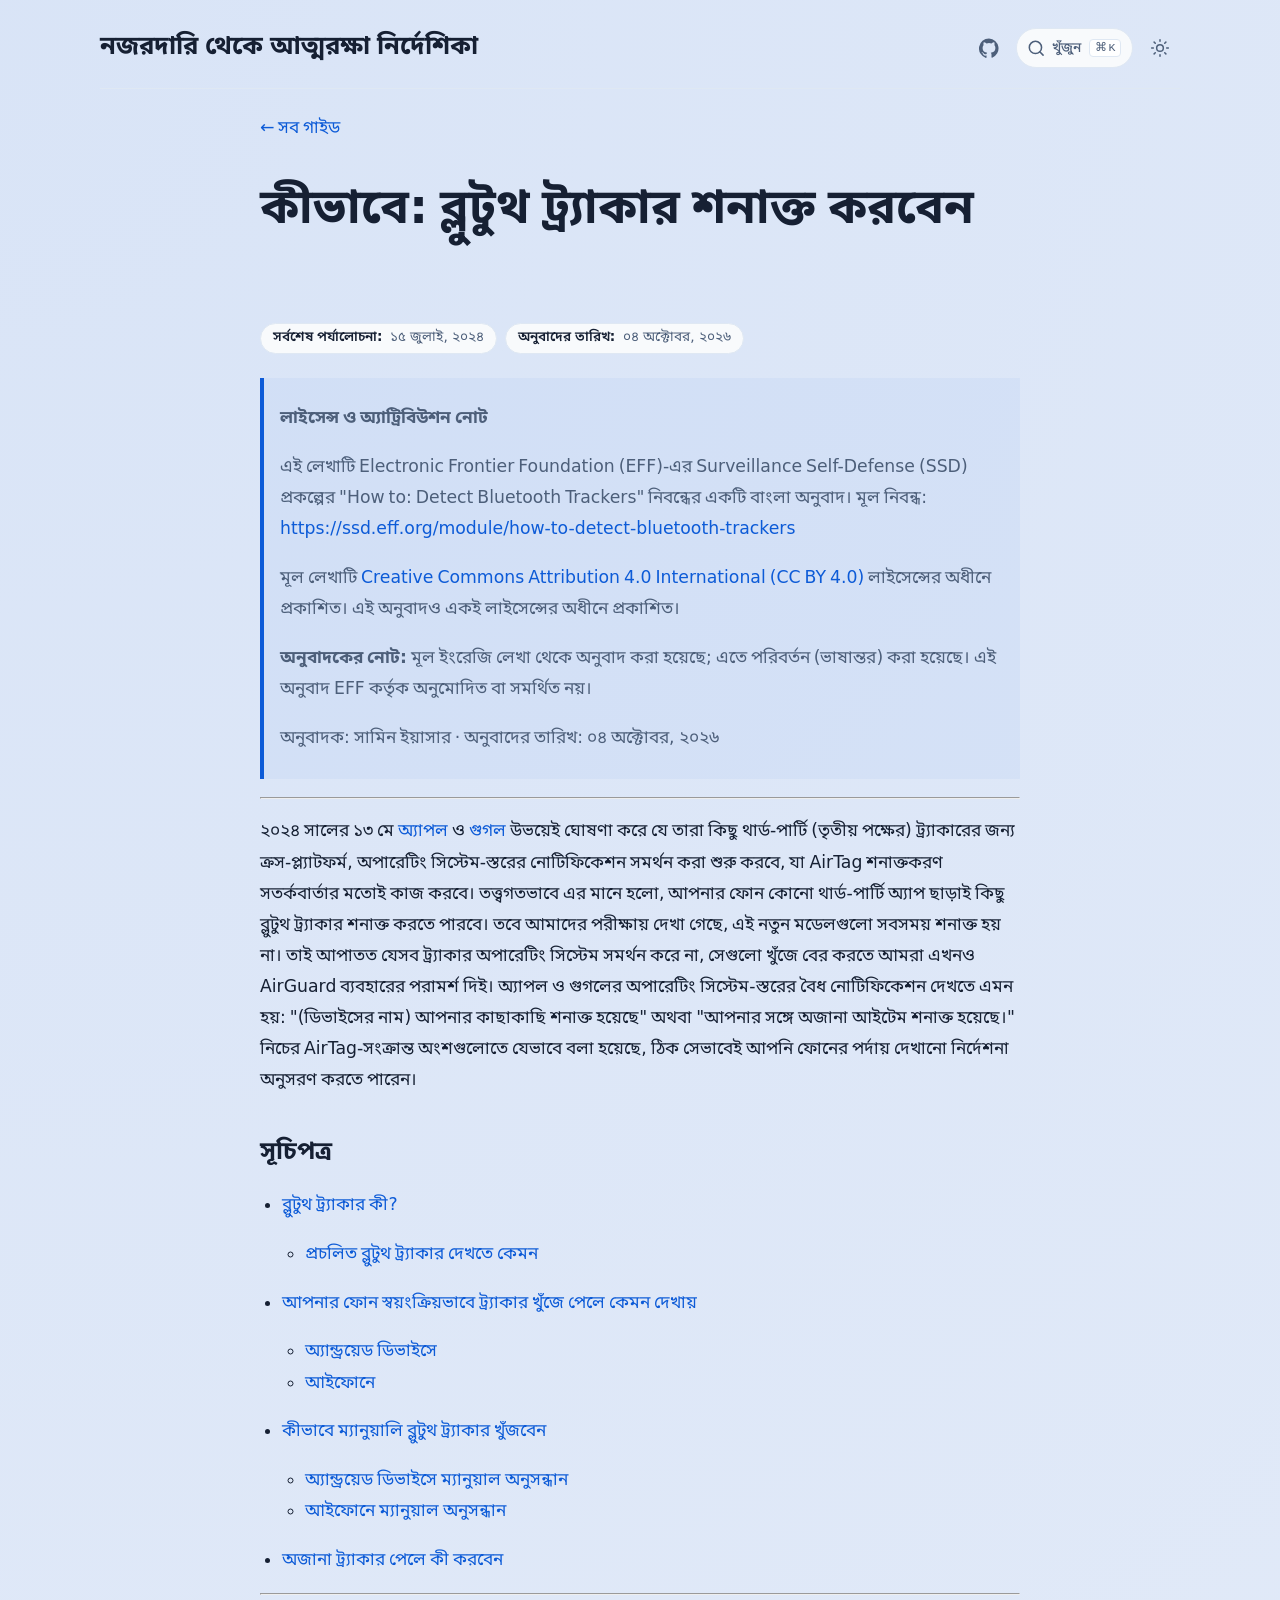
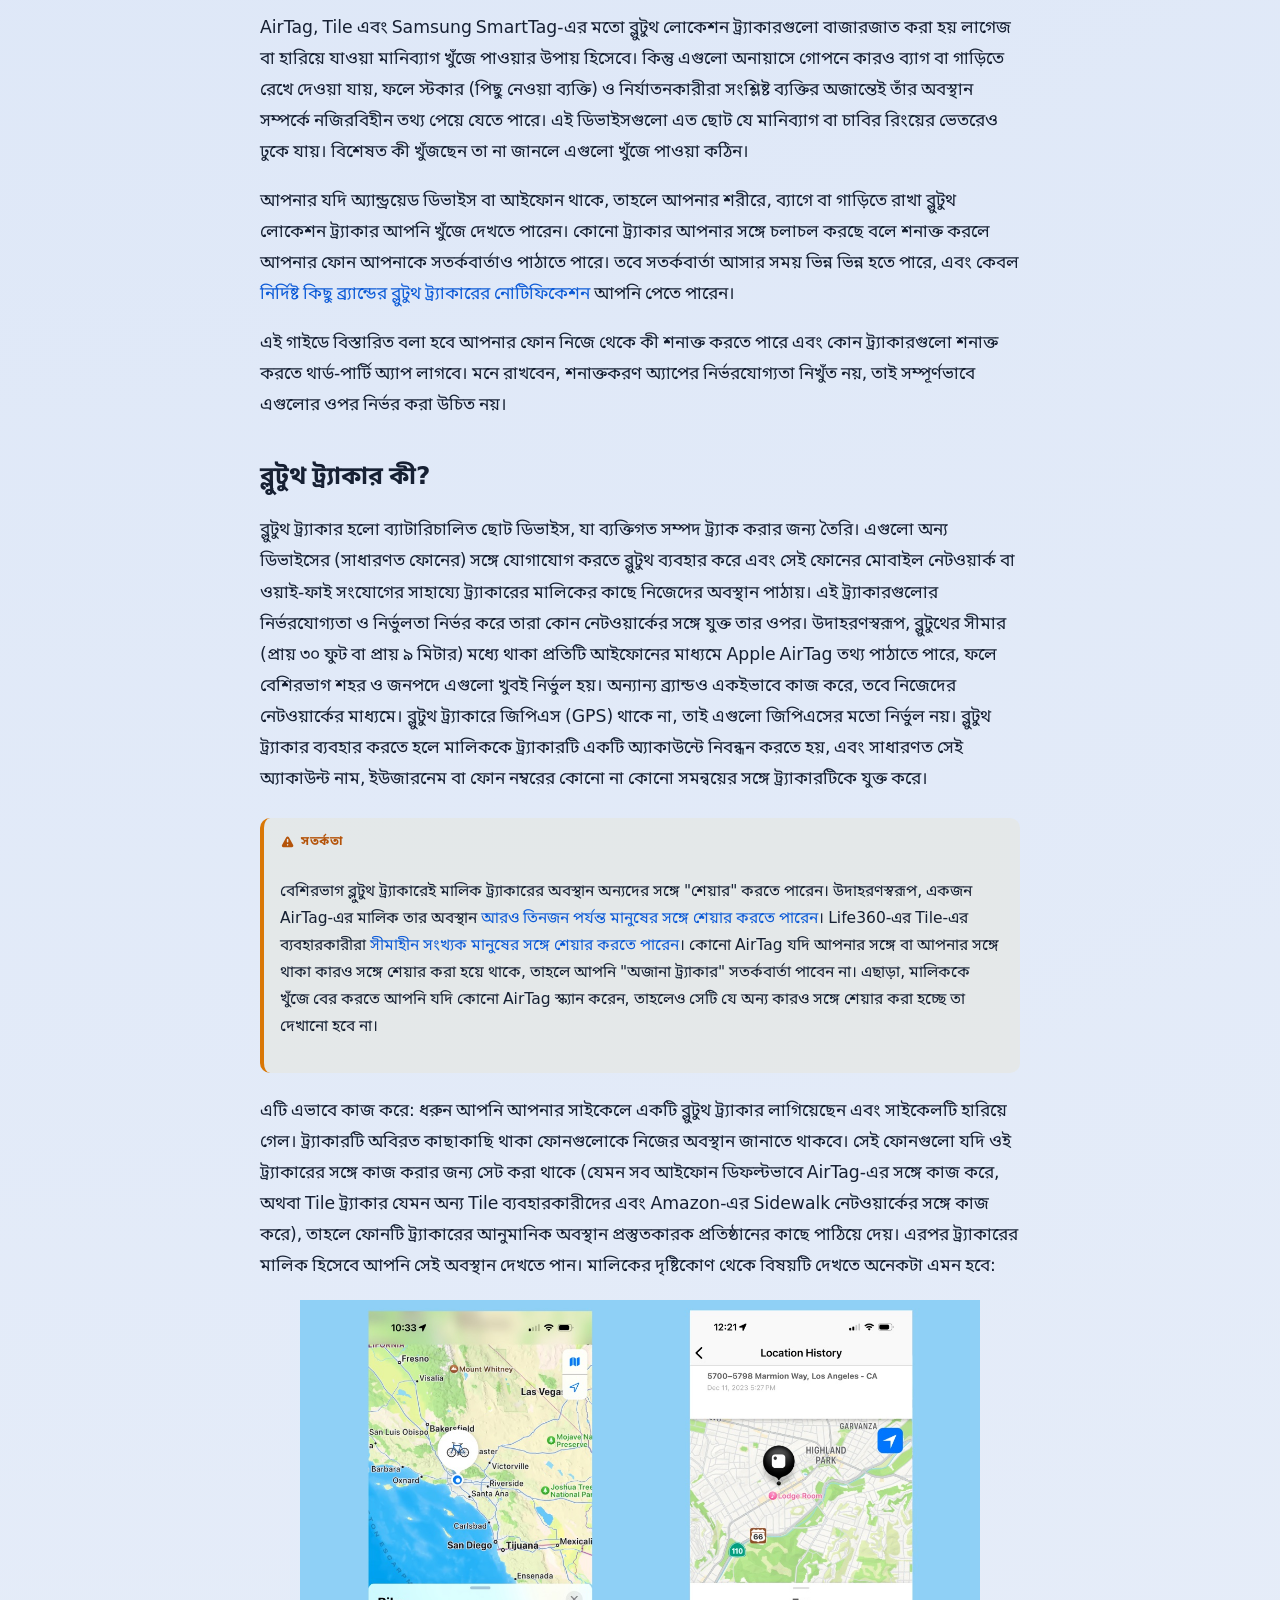
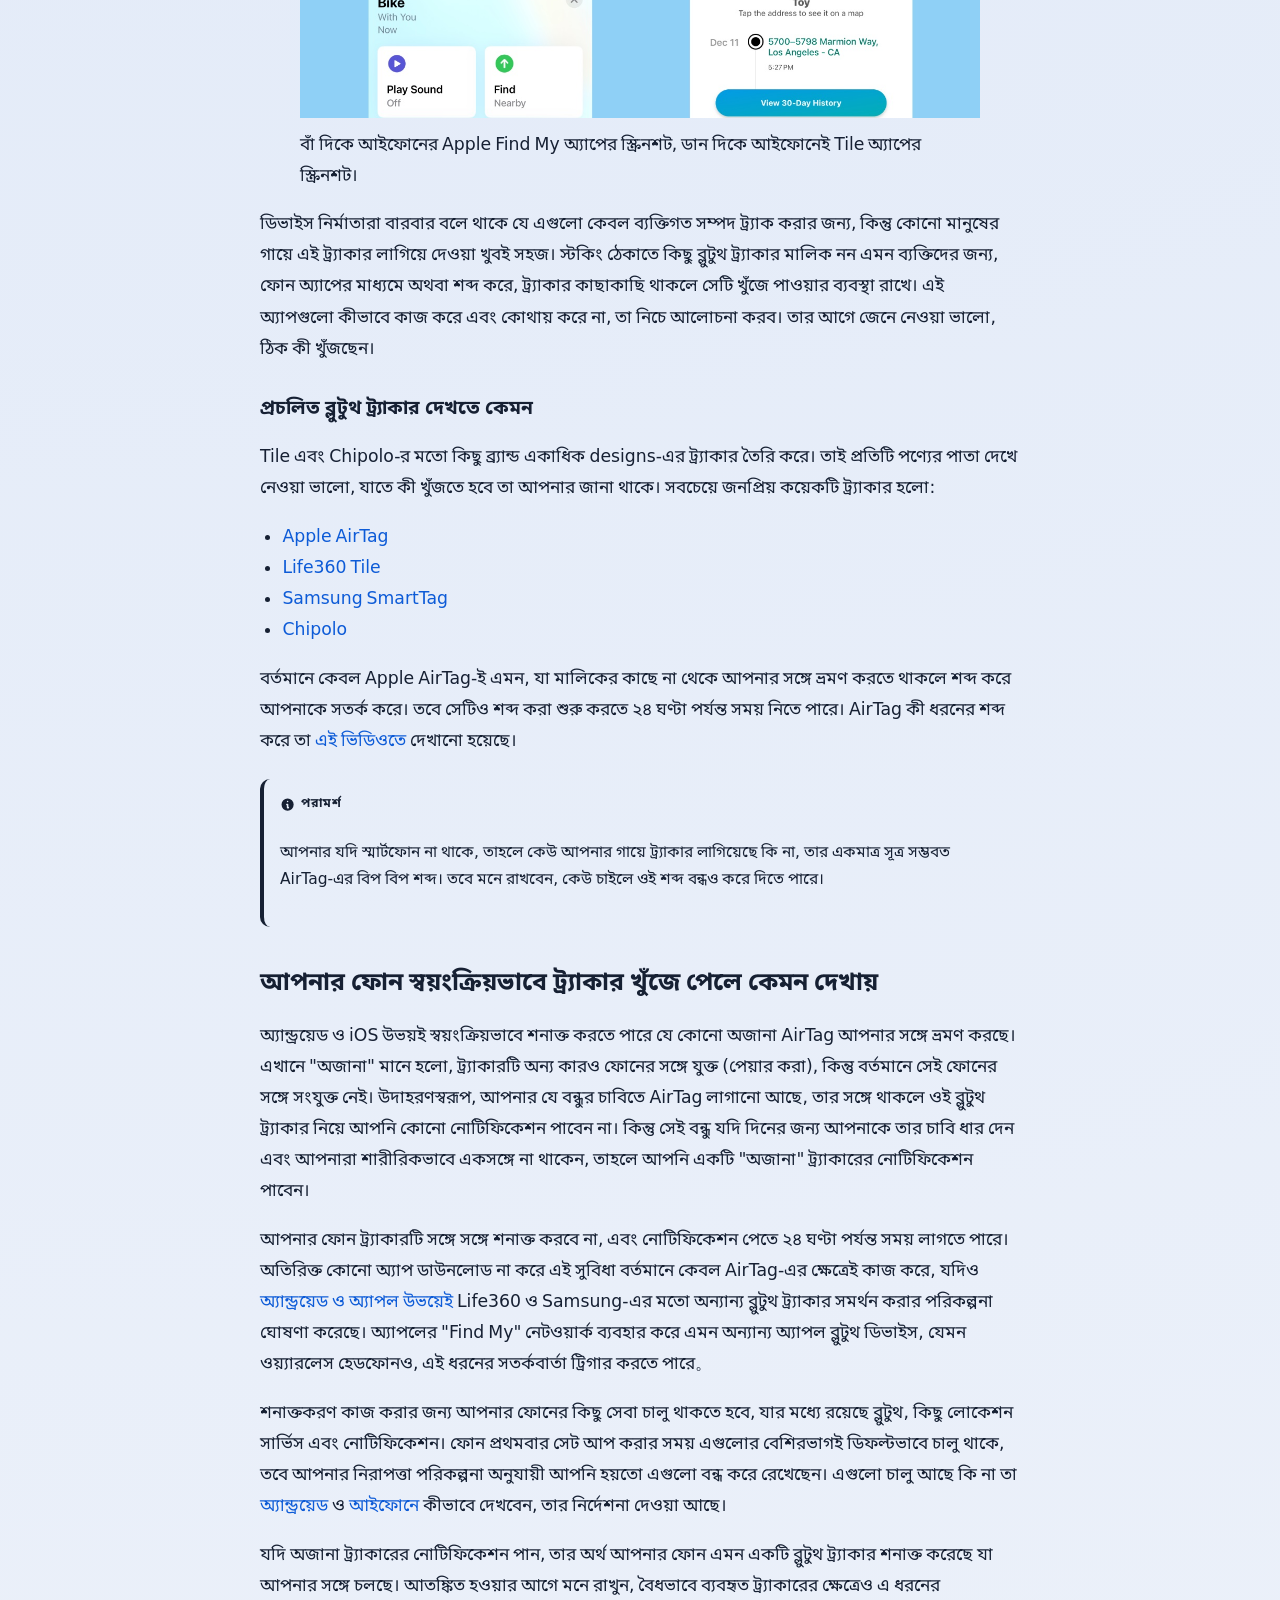
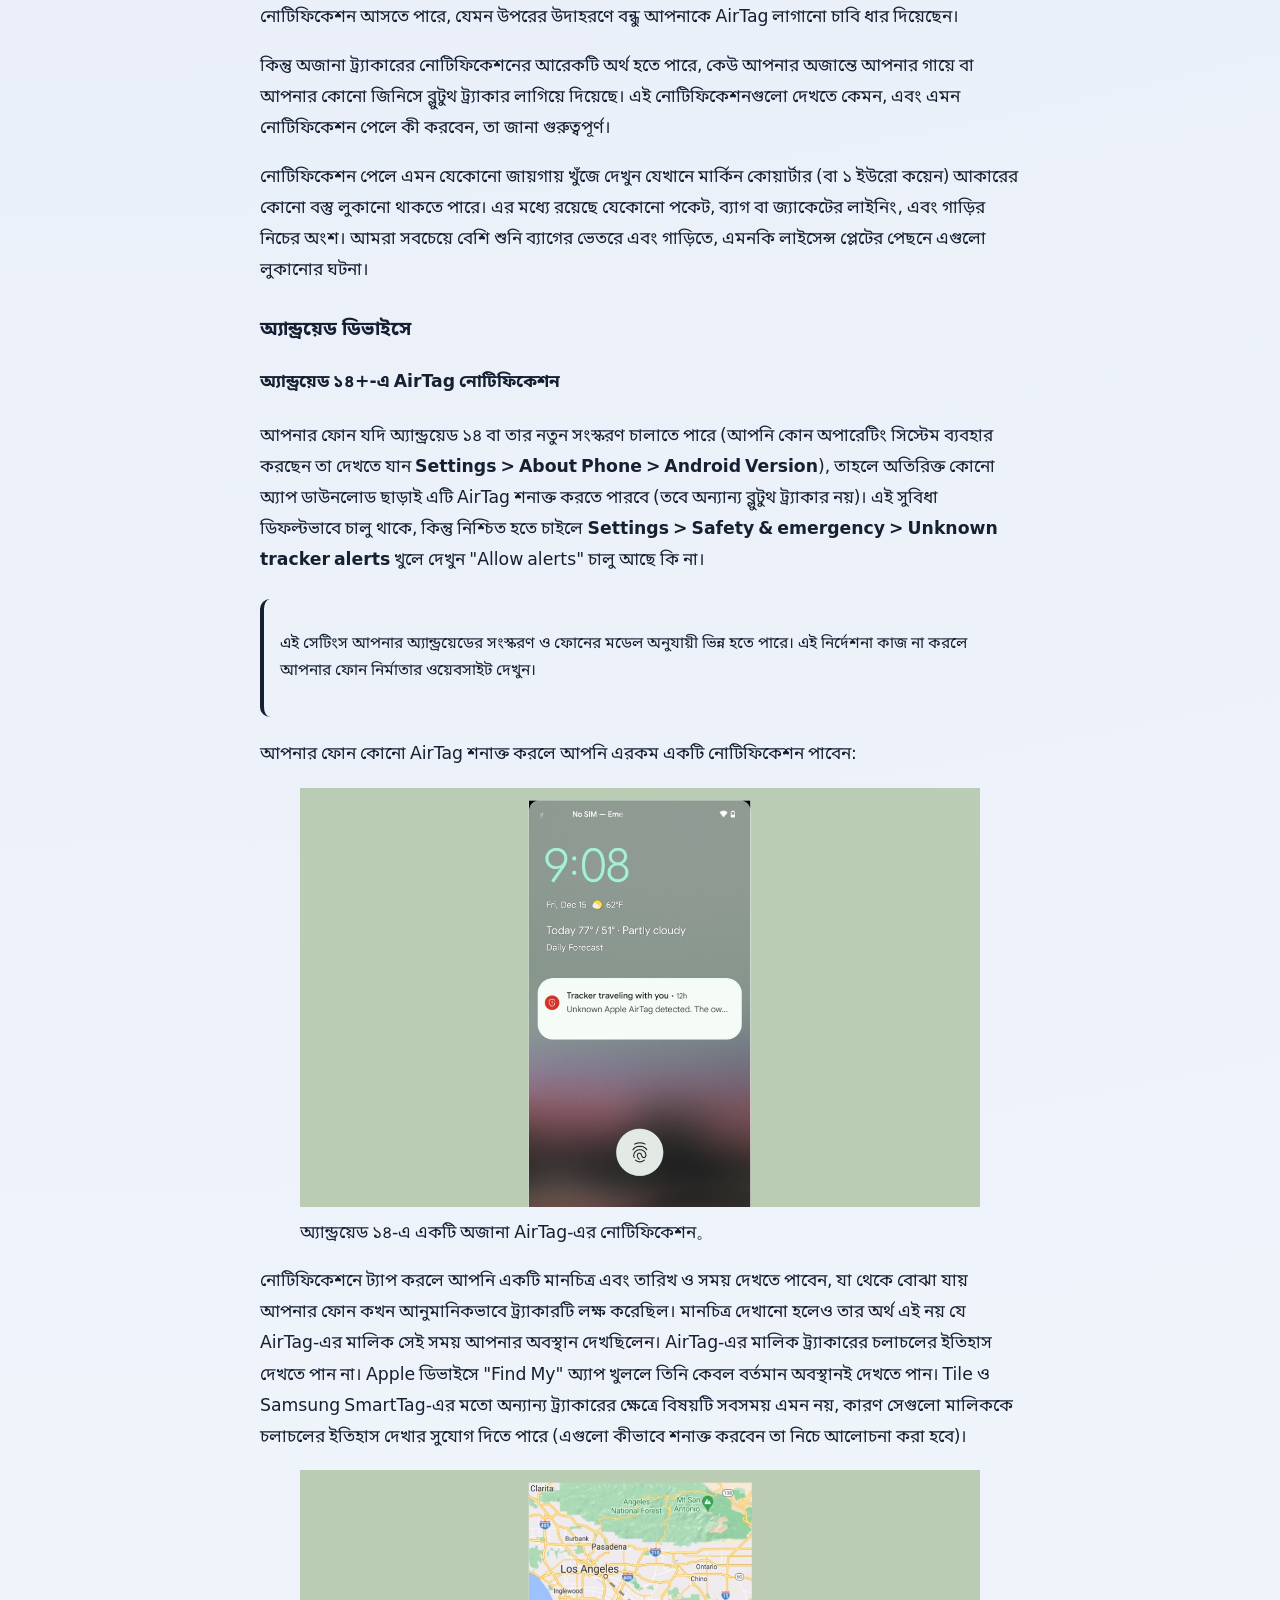
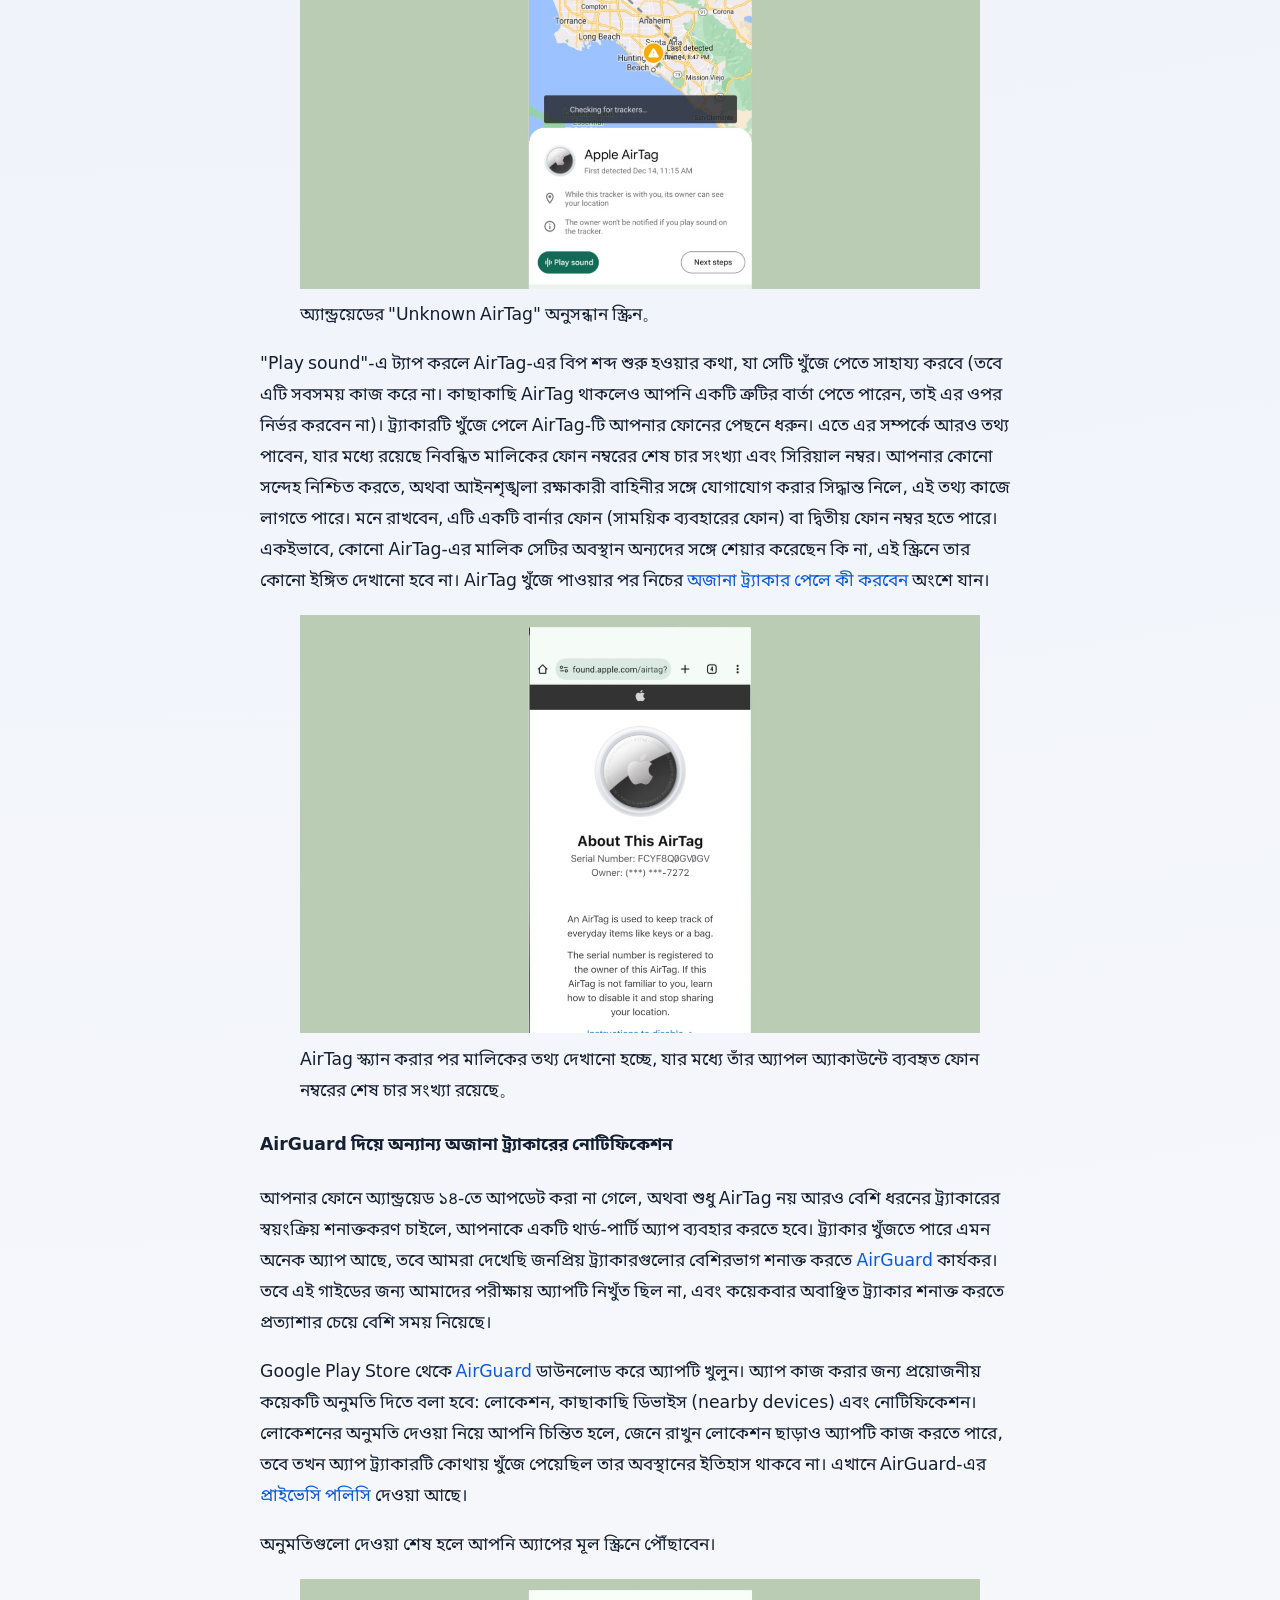
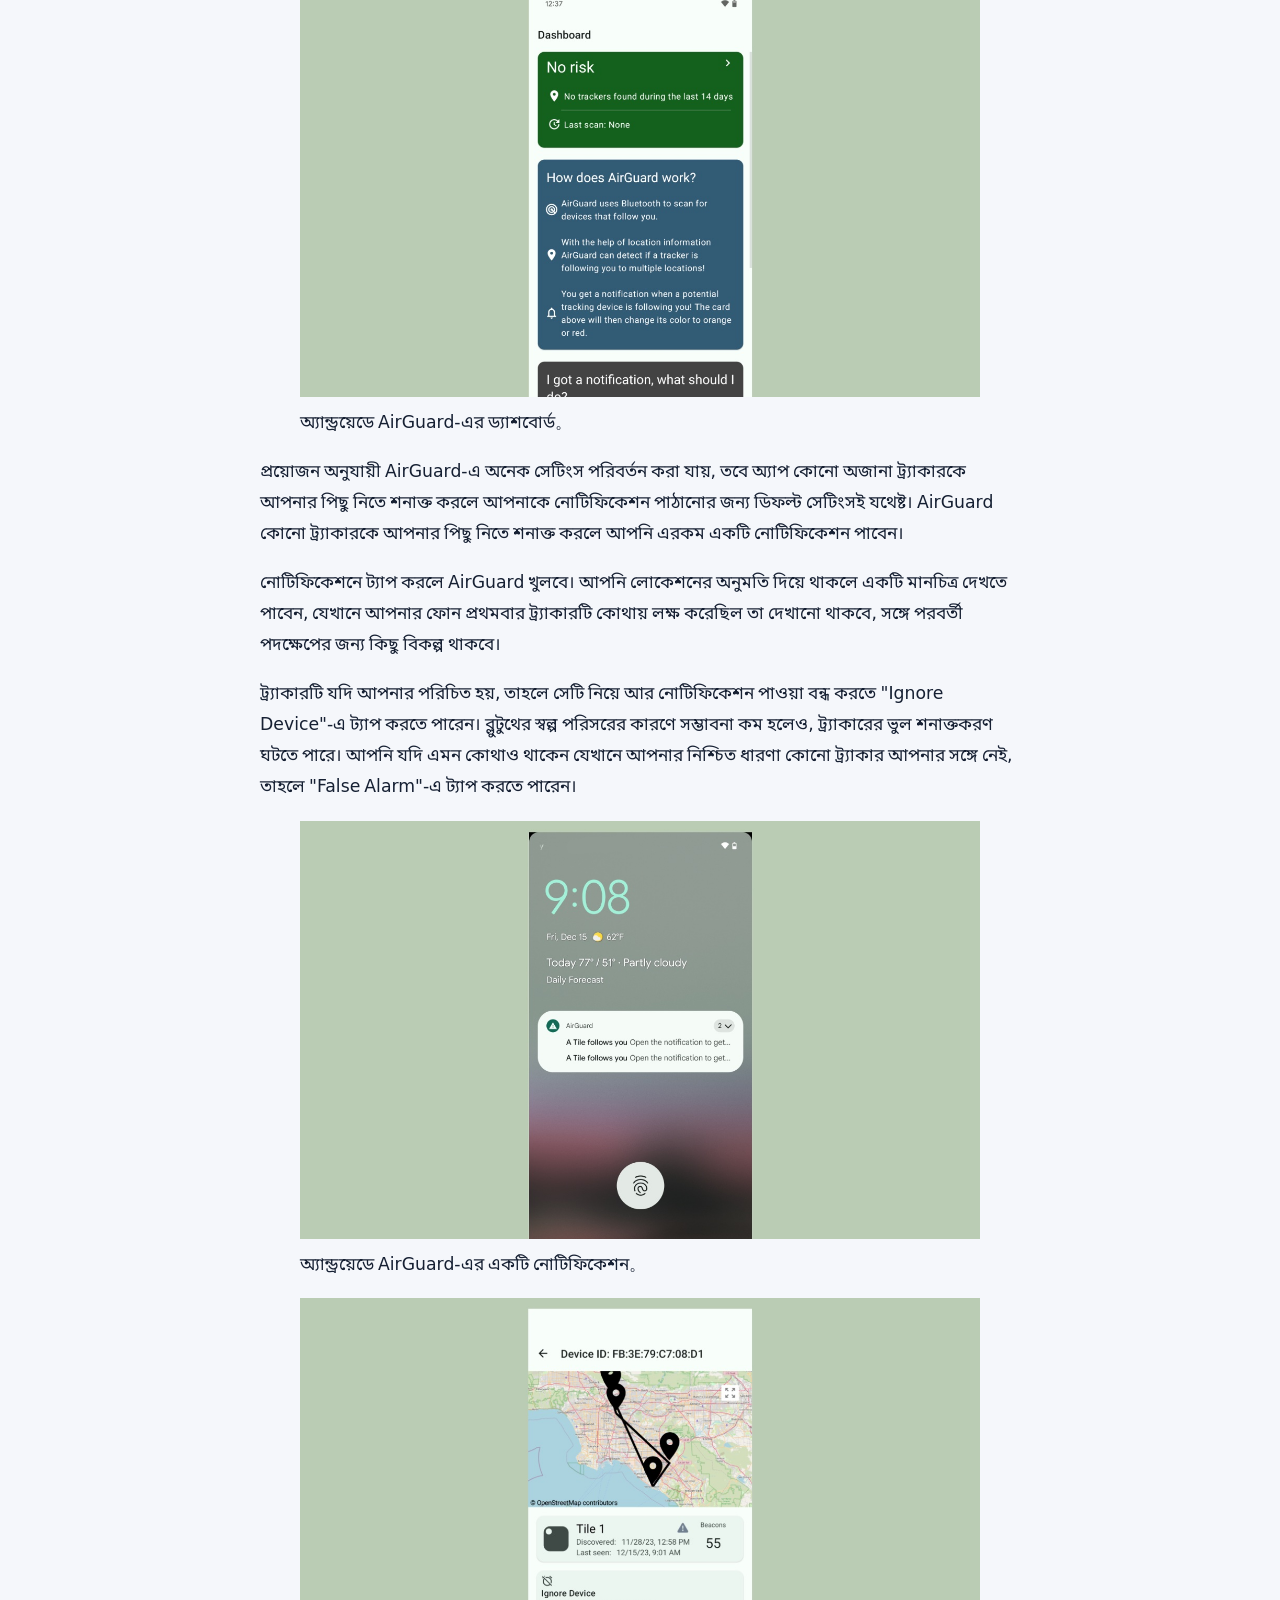
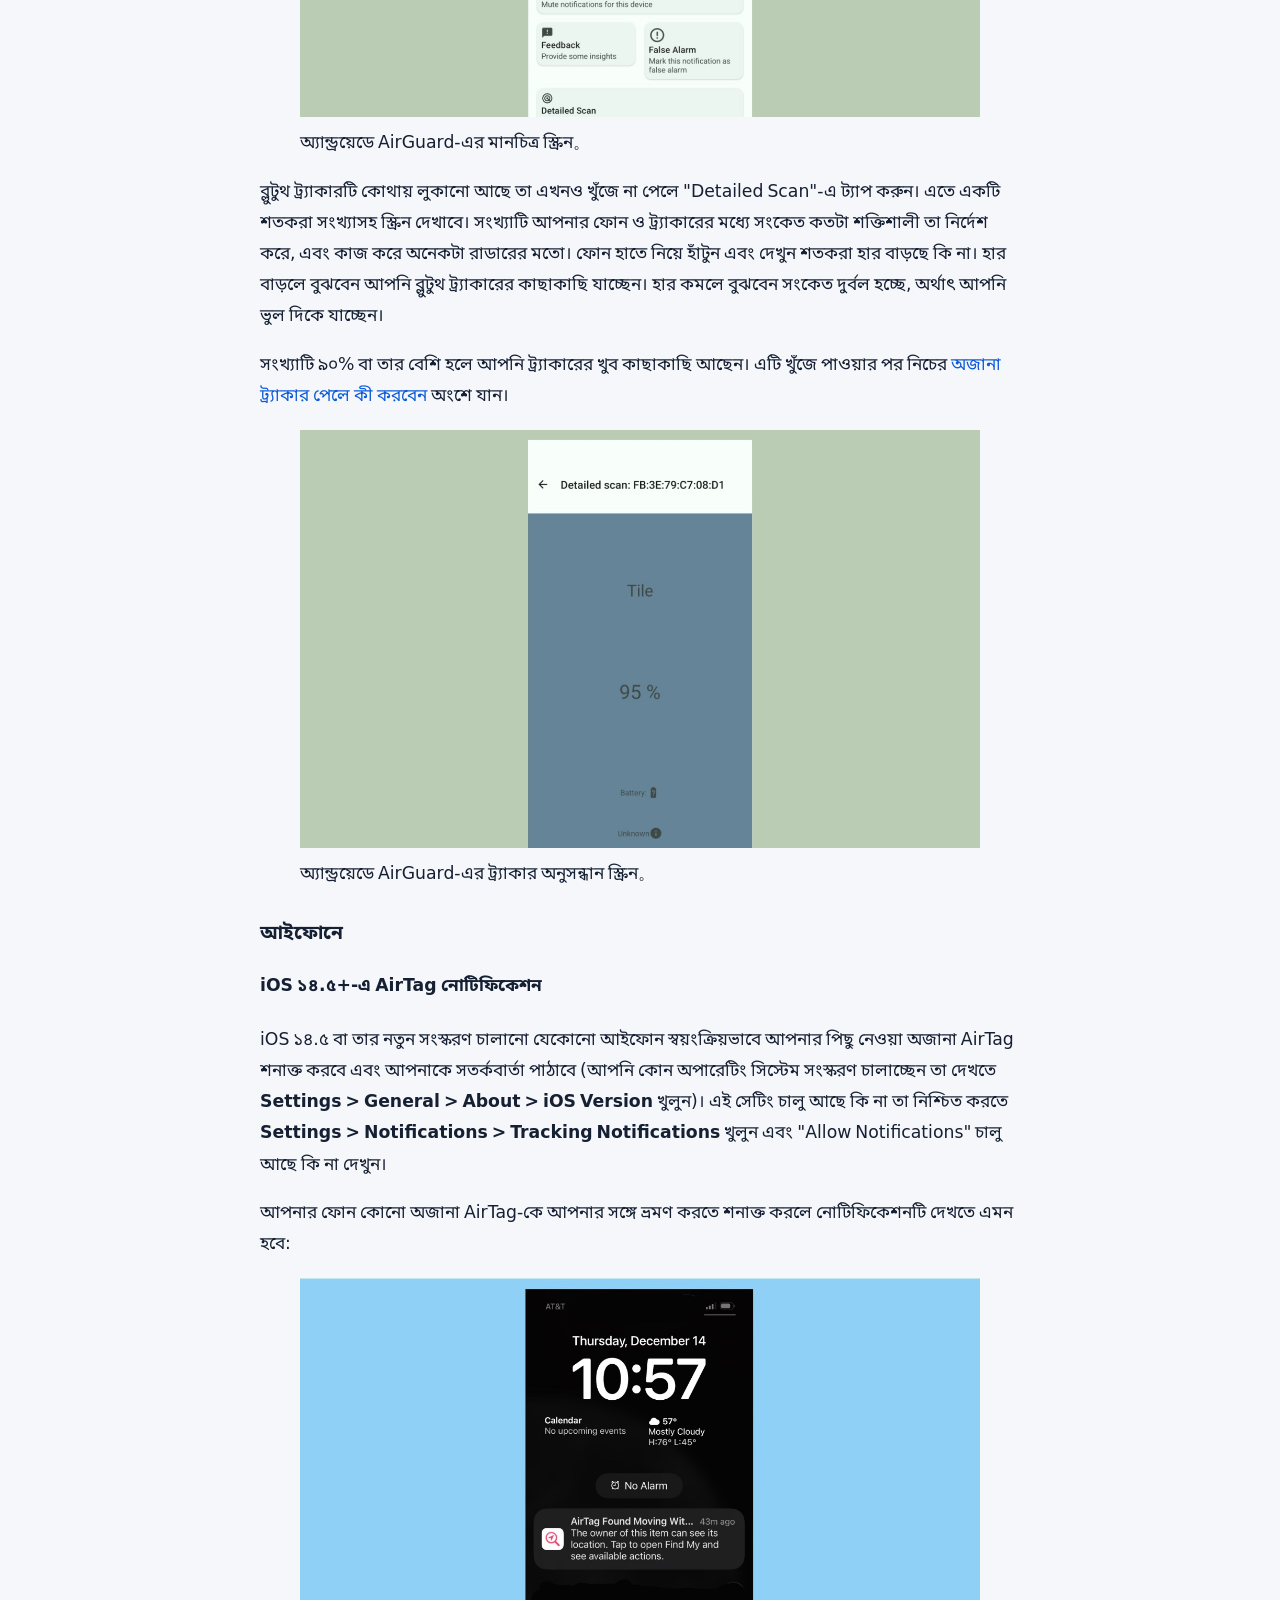
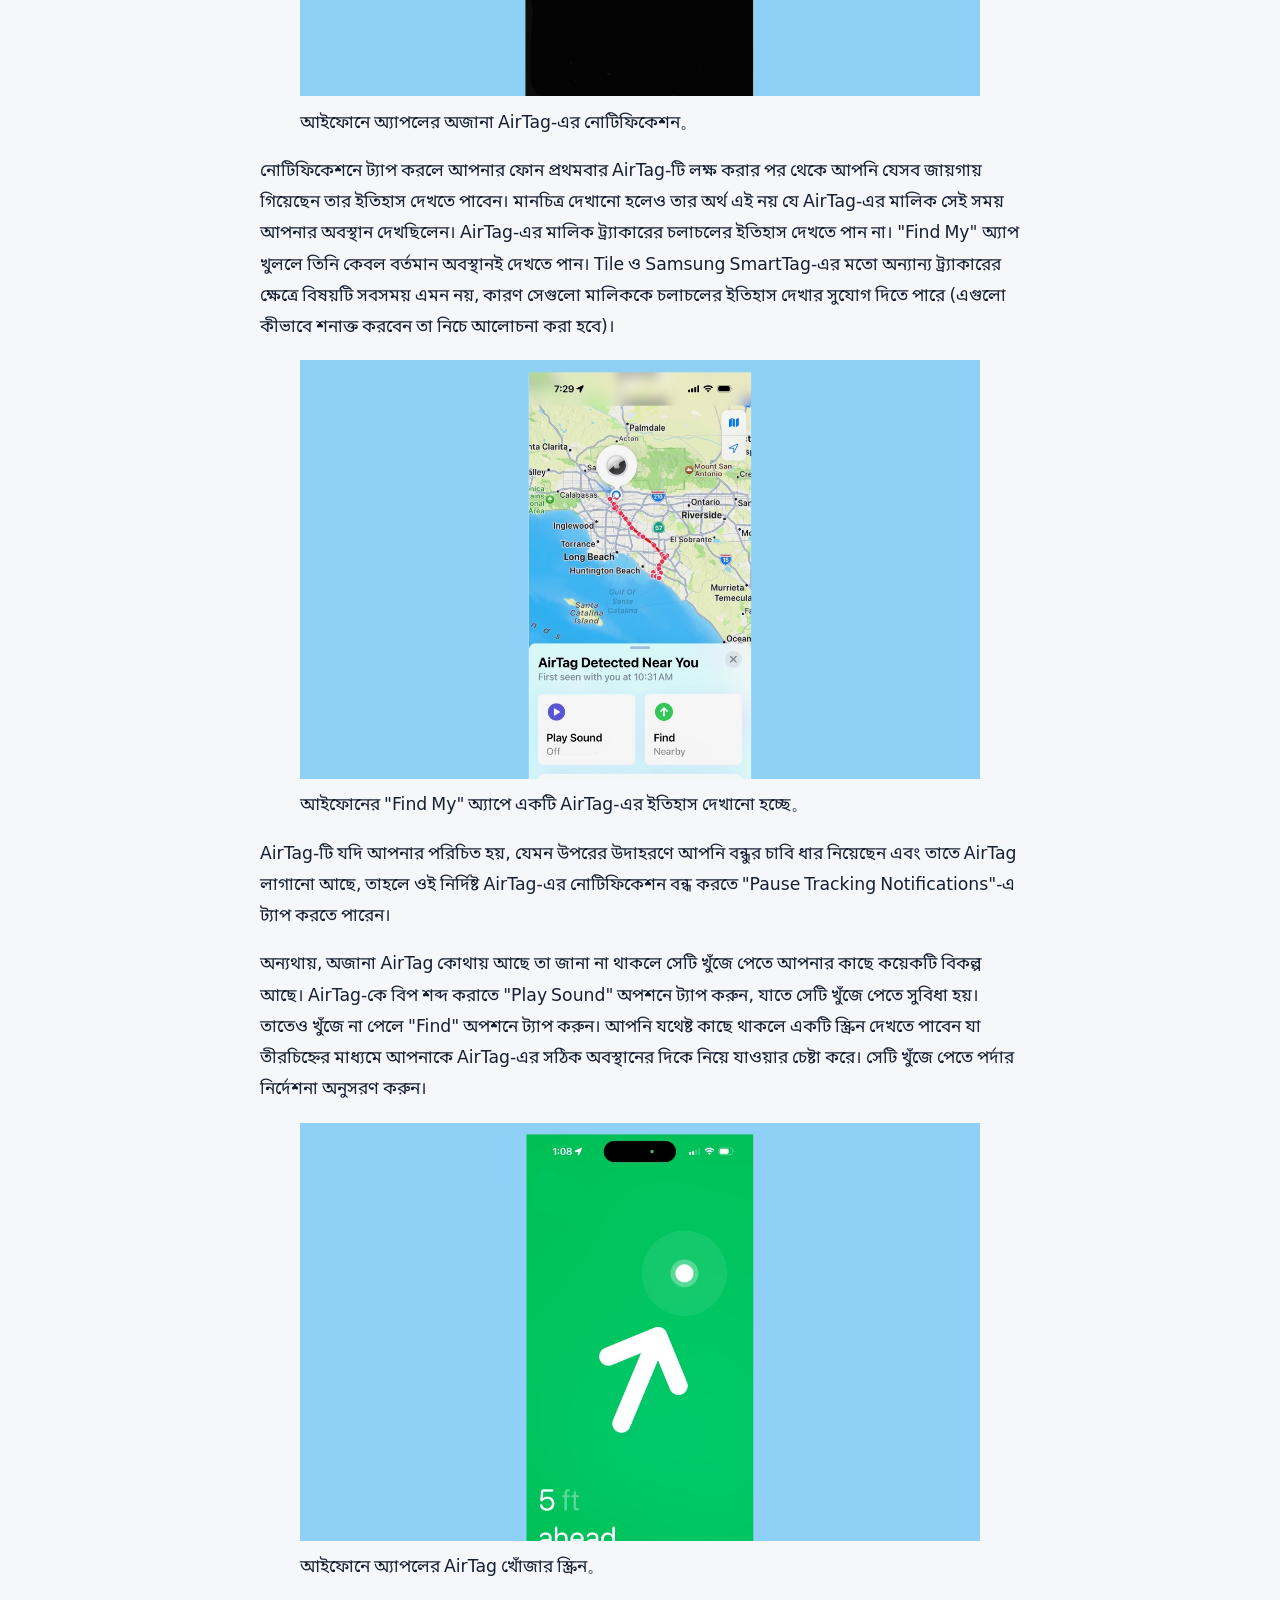
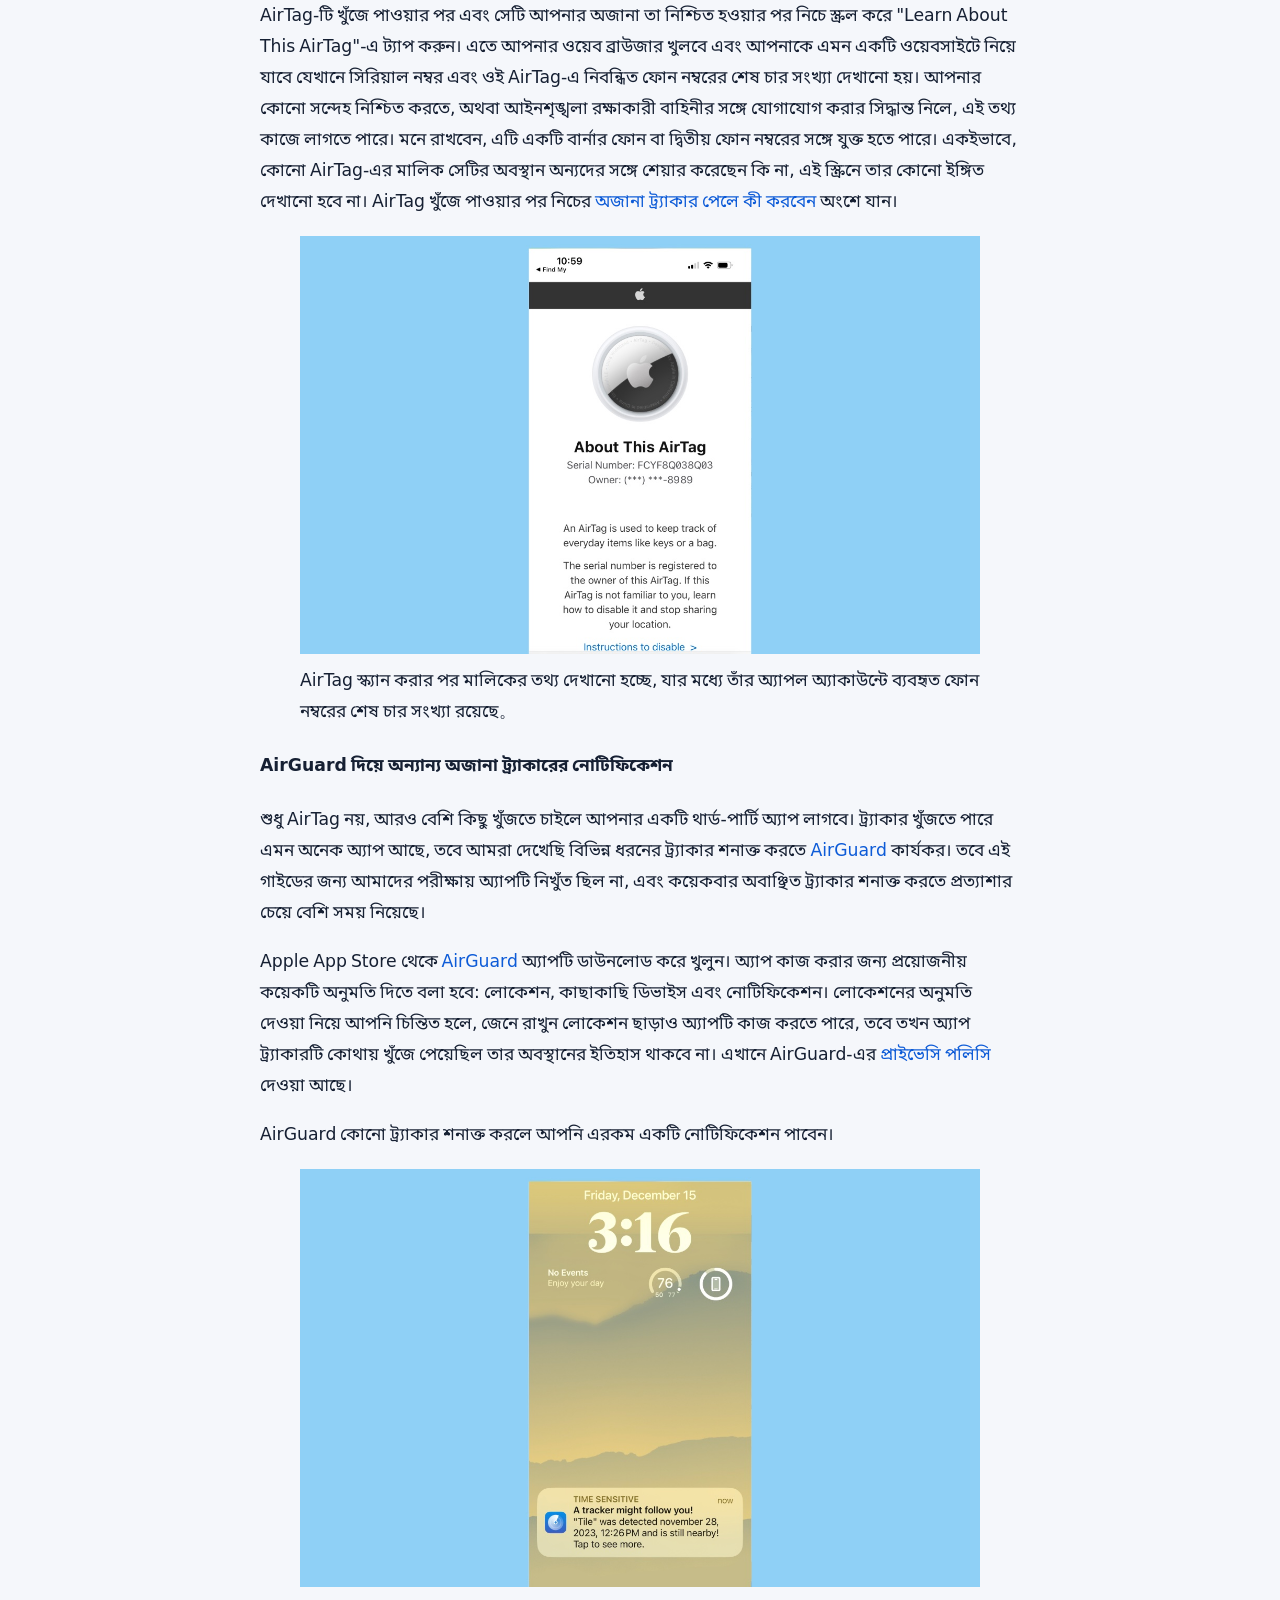
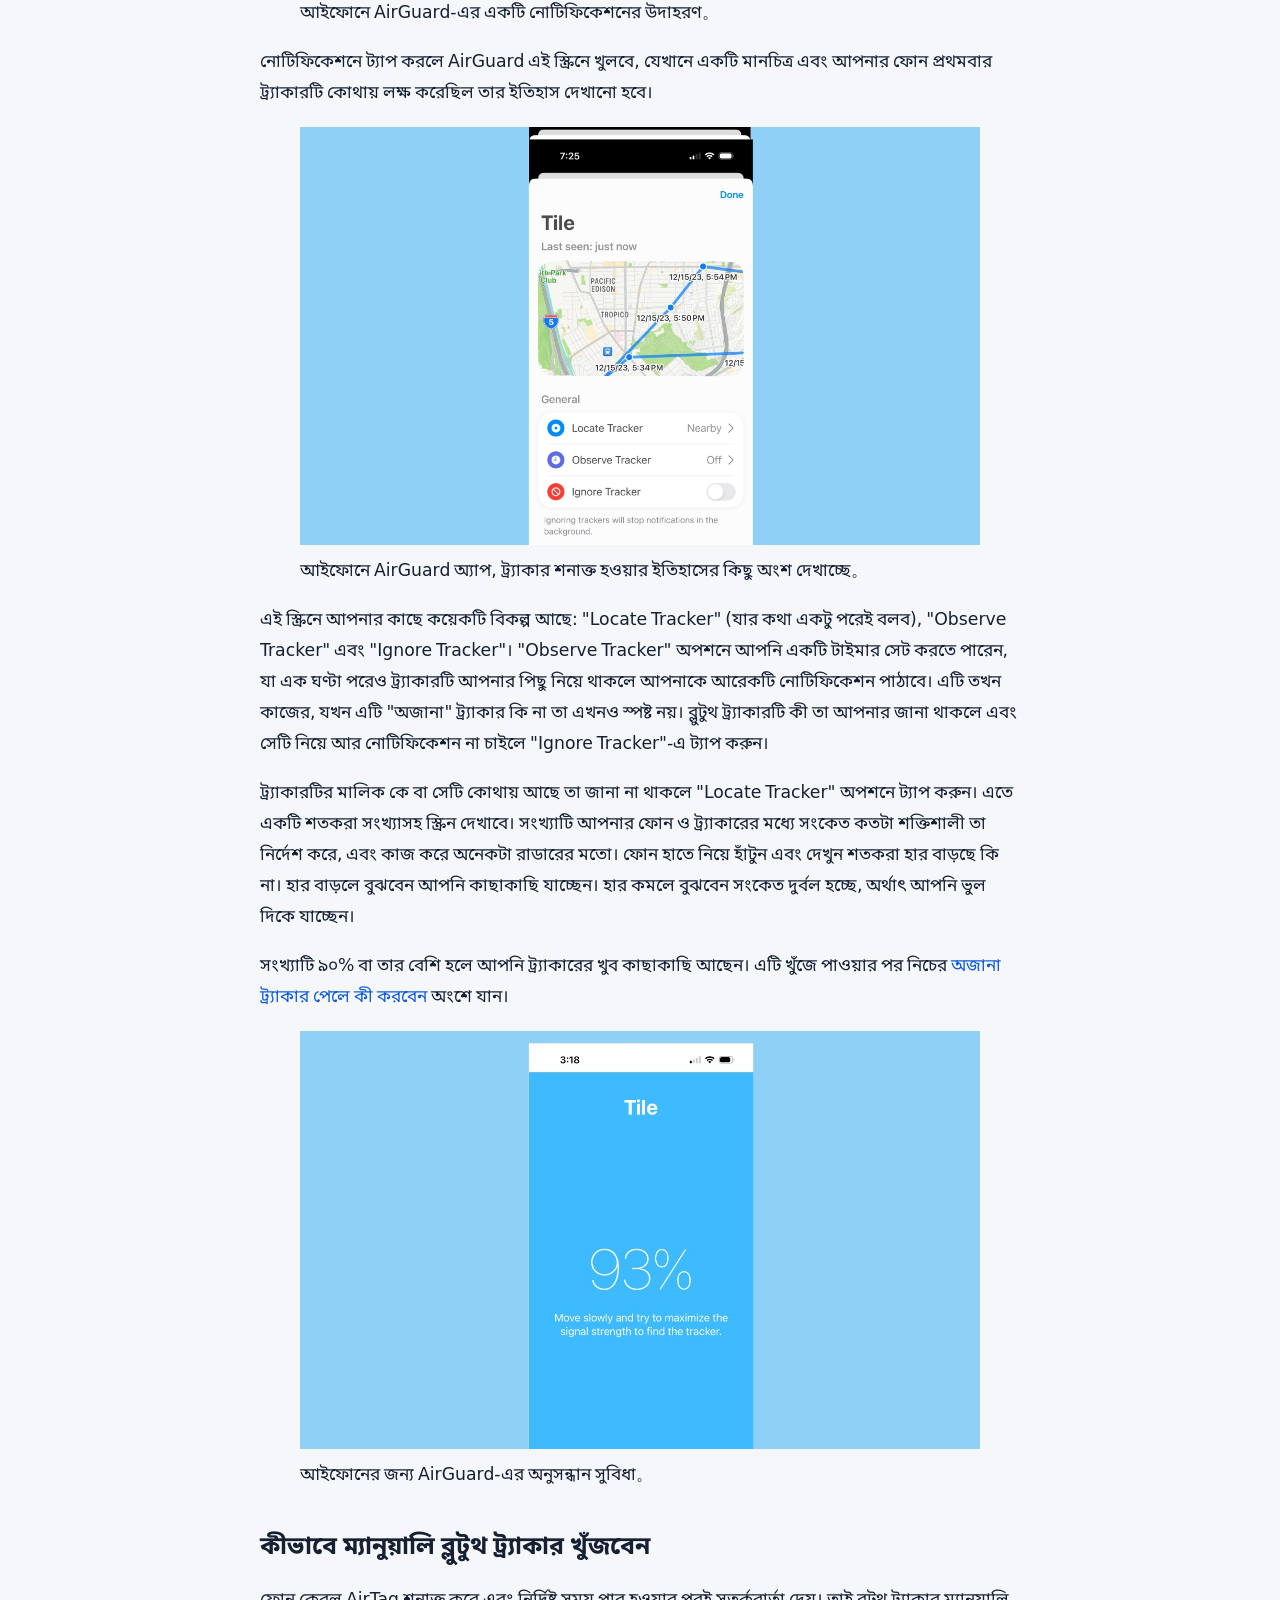
<file: ssd/how-to-detect-bluetooth-trackers/index.html>
<!doctype html>
<html lang="bn">

<head>
  <meta charset="utf-8">
  <meta name="viewport" content="width=device-width, initial-scale=1">
  <meta http-equiv="content-language" content="bn">
  <title>কীভাবে: ব্লুটুথ ট্র্যাকার শনাক্ত করবেন — বাংলা অনুবাদ</title>
  <meta name="description"
    content="এয়ারট্যাগ (AirTag) বা অন্যান্য ব্লুটুথ ট্র্যাকার দিয়ে আপনাকে অনুসরণ করা হচ্ছে কিনা তা শনাক্ত ও নিষ্ক্রিয় করার নিয়ম — EFF Surveillance Self-Defense (SSD) বাংলা অনুবাদ।">
  <meta name="keywords"
    content="কীভাবে ব্লুটুথ ট্র্যাকার শনাক্ত করবেন, ব্লুটুথ ট্র্যাকার শনাক্ত করার উপায়, এয়ারট্যাগ ট্র্যাকিং বন্ধ করার নিয়ম, অ্যাপল এয়ারট্যাগ শনাক্তকরণ, অজানা ট্র্যাকার অ্যালার্ট, detect bluetooth trackers in bengali, airtag tracking protection bangla, bluetooth tracker detector bangla, ssd bengali translation, eff ssd bangla">
  <meta name="author" content="Electronic Frontier Foundation (EFF), অনুবাদক: সামিন ইয়াসার">
  <meta name="robots" content="index, follow, max-snippet:-1, max-image-preview:large, max-video-preview:-1">
  <link rel="canonical" href="https://translation.samin-yasar.dev/ssd/how-to-detect-bluetooth-trackers/">
  <link rel="alternate" hreflang="bn" href="https://translation.samin-yasar.dev/ssd/how-to-detect-bluetooth-trackers/">
  <link rel="alternate" hreflang="en" href="https://ssd.eff.org/module/how-to-detect-bluetooth-trackers">
  <link rel="stylesheet" href="/assets/style.css">

  <meta property="og:site_name" content="নজরদারি থেকে আত্মরক্ষা নির্দেশিকা — SSD বাংলা অনুবাদ">
  <meta property="og:type" content="article">
  <meta property="og:title" content="কীভাবে: ব্লুটুথ ট্র্যাকার শনাক্ত করবেন — বাংলা অনুবাদ">
  <meta property="og:description"
    content="এয়ারট্যাগ (AirTag) বা অন্যান্য ব্লুটুথ ট্র্যাকার দিয়ে আপনাকে অনুসরণ করা হচ্ছে কিনা তা শনাক্ত ও নিষ্ক্রিয় করার নিয়ম।">
  <meta property="og:url" content="https://translation.samin-yasar.dev/ssd/how-to-detect-bluetooth-trackers/">
  <meta property="og:locale" content="bn_BD">
  <meta property="article:published_time" content="2024-07-15">
  <meta property="article:modified_time" content="2026-10-04">
  <meta property="article:author" content="Electronic Frontier Foundation (EFF)">
  <meta property="article:section" content="Digital Security">

  <meta name="twitter:card" content="summary">
  <meta name="twitter:title" content="কীভাবে: ব্লুটুথ ট্র্যাকার শনাক্ত করবেন — বাংলা অনুবাদ">
  <meta name="twitter:description"
    content="এয়ারট্যাগ (AirTag) বা অন্যান্য ব্লুটুথ ট্র্যাকার দিয়ে আপনাকে অনুসরণ করা হচ্ছে কিনা তা শনাক্ত ও নিষ্ক্রিয় করার নিয়ম।">

  <script type="application/ld+json">
    {
      "@context": "https://schema.org",
      "@graph": [
        {
          "@type": "TechArticle",
          "@id": "https://translation.samin-yasar.dev/ssd/how-to-detect-bluetooth-trackers/#article",
          "headline": "কীভাবে: ব্লুটুথ ট্র্যাকার শনাক্ত করবেন — বাংলা অনুবাদ",
          "name": "কীভাবে: ব্লুটুথ ট্র্যাকার শনাক্ত করবেন",
          "description": "এয়ারট্যাগ (AirTag) বা অন্যান্য ব্লুটুথ ট্র্যাকার আপনার অজান্তে আপনাকে ট্র্যাক করছে কিনা তা শনাক্ত ও নিষ্ক্রিয় করার নিয়ম — EFF Surveillance Self-Defense-এর বাংলা অনুবাদ।",
          "inLanguage": "bn",
          "mainEntityOfPage": "https://translation.samin-yasar.dev/ssd/how-to-detect-bluetooth-trackers/",
          "url": "https://translation.samin-yasar.dev/ssd/how-to-detect-bluetooth-trackers/",
          "datePublished": "2024-07-15",
          "dateModified": "2026-10-04",
          "author": {
            "@type": "Organization",
            "name": "Electronic Frontier Foundation",
            "url": "https://www.eff.org"
          },
          "translator": {
            "@type": "Person",
            "name": "সামিন ইয়াসার"
          },
          "publisher": {
            "@type": "Organization",
            "name": "নজরদারি থেকে আত্মরক্ষা নির্দেশিকা",
            "url": "https://translation.samin-yasar.dev/"
          },
          "isBasedOn": "https://ssd.eff.org/module/how-to-detect-bluetooth-trackers",
          "about": [
            {
              "@type": "Thing",
              "name": "Bluetooth Trackers"
            },
            {
              "@type": "Thing",
              "name": "AirTag Safety"
            },
            {
              "@type": "Thing",
              "name": "Surveillance Defense"
            }
          ],
          "keywords": "ব্লুটুথ ট্র্যাকার শনাক্ত, এয়ারট্যাগ ট্র্যাকিং বন্ধ, অ্যাপল এয়ারট্যাগ, অজানা ট্র্যাকার অ্যালার্ট, detect bluetooth trackers bangla, airtag tracking protection bangla"
        },
        {
          "@type": "BreadcrumbList",
          "itemListElement": [
            {
              "@type": "ListItem",
              "position": 1,
              "name": "হোম",
              "item": "https://translation.samin-yasar.dev/ssd/"
            },
            {
              "@type": "ListItem",
              "position": 2,
              "name": "কীভাবে: ব্লুটুথ ট্র্যাকার শনাক্ত করবেন",
              "item": "https://translation.samin-yasar.dev/ssd/how-to-detect-bluetooth-trackers/"
            }
          ]
        }
      ]
    }
  </script>
  <script>
    (() => {
      const savedTheme = localStorage.getItem("theme");
      const prefersDark = window.matchMedia("(prefers-color-scheme: dark)").matches;
      document.documentElement.dataset.theme = savedTheme || (prefersDark ? "dark" : "light");
    })();
  </script>
</head>

<body>
  <a class="skip-link" href="#main">মূল কনটেন্টে যান</a>
  <div class="site-shell">
    <header class="site-header" aria-label="সাইট নেভিগেশন">
      <div class="brand-block">
        <a class="brand" href="/ssd/">নজরদারি থেকে আত্মরক্ষা নির্দেশিকা</a>
      </div>
      <div class="header-actions">
        <a class="icon-link"
          href="https://github.com/Samin-yasar/translation/tree/main/ssd/how-to-detect-bluetooth-trackers"
          aria-label="GitHub রিপোজিটরি" title="GitHub রিপোজিটরি">
          <svg viewBox="0 0 24 24" aria-hidden="true">
            <path
              d="M12 .5a12 12 0 0 0-3.79 23.39c.6.11.82-.26.82-.58v-2.25c-3.34.73-4.04-1.61-4.04-1.61-.55-1.39-1.34-1.76-1.34-1.76-1.09-.75.08-.74.08-.74 1.2.09 1.84 1.24 1.84 1.24 1.07 1.84 2.8 1.31 3.48 1 .11-.78.42-1.31.76-1.61-2.67-.3-5.47-1.34-5.47-5.95 0-1.31.47-2.38 1.24-3.22-.13-.3-.54-1.52.12-3.18 0 0 1.01-.32 3.3 1.23a11.5 11.5 0 0 1 6 0c2.29-1.55 3.3-1.23 3.3-1.23.66 1.66.25 2.88.12 3.18.77.84 1.24 1.91 1.24 3.22 0 4.62-2.8 5.64-5.48 5.94.43.37.81 1.1.81 2.22v3.29c0 .32.22.69.83.57A12 12 0 0 0 12 .5Z" />
          </svg>
        </a>
        <button class="theme-toggle" type="button" aria-label="ডার্ক থিম চালু করুন" title="ডার্ক থিম">
          <svg class="theme-icon theme-icon-sun" viewBox="0 0 24 24" aria-hidden="true">
            <circle cx="12" cy="12" r="4" />
            <path
              d="M12 2v2M12 20v2M4.93 4.93l1.41 1.41M17.66 17.66l1.41 1.41M2 12h2M20 12h2M4.93 19.07l1.41-1.41M17.66 6.34l1.41-1.41" />
          </svg>
          <svg class="theme-icon theme-icon-moon" viewBox="0 0 24 24" aria-hidden="true">
            <path d="M20.5 15.5A8.5 8.5 0 0 1 8.5 3.5 8.5 8.5 0 1 0 20.5 15.5Z" />
          </svg>
        </button>
      </div>
    </header>

    <main id="main" class="page-content">
      <nav class="pagination pagination-top" aria-label="গাইড নেভিগেশন"><a href="/ssd/">← সব গাইড</a><span
          aria-hidden="true"></span></nav>
      <article>
        <h1 id="how-to-detect-bluetooth-trackers">কীভাবে: ব্লুটুথ ট্র্যাকার শনাক্ত করবেন <a class="heading-anchor"
            href="#how-to-detect-bluetooth-trackers" aria-label="এই অনুচ্ছেদের লিংক">#</a></h1>
        <div class="meta-group">
          <span class="review-meta"><strong>সর্বশেষ পর্যালোচনা:</strong> ১৫ জুলাই, ২০২৪</span>
          <span class="review-meta"><strong>অনুবাদের তারিখ:</strong> ০৪ অক্টোবর, ২০২৬</span>
        </div>
        <blockquote>
          <p><strong>লাইসেন্স ও অ্যাট্রিবিউশন নোট</strong></p>
          <p>এই লেখাটি Electronic Frontier Foundation (EFF)-এর Surveillance Self-Defense (SSD) প্রকল্পের &quot;How to:
            Detect Bluetooth Trackers&quot; নিবন্ধের একটি বাংলা অনুবাদ। মূল নিবন্ধ: <a
              href="https://ssd.eff.org/module/how-to-detect-bluetooth-trackers">https://ssd.eff.org/module/how-to-detect-bluetooth-trackers</a>
          </p>
          <p>মূল লেখাটি <a href="https://creativecommons.org/licenses/by/4.0/">Creative Commons Attribution 4.0
              International (CC BY 4.0)</a> লাইসেন্সের অধীনে প্রকাশিত। এই অনুবাদও একই লাইসেন্সের অধীনে প্রকাশিত।</p>
          <p><strong>অনুবাদকের নোট:</strong> মূল ইংরেজি লেখা থেকে অনুবাদ করা হয়েছে; এতে পরিবর্তন (ভাষান্তর) করা হয়েছে। এই অনুবাদ EFF কর্তৃক অনুমোদিত
            বা সমর্থিত নয়।</p>
          <p>অনুবাদক: সামিন ইয়াসার · অনুবাদের তারিখ: ০৪ অক্টোবর, ২০২৬</p>
        </blockquote>
        <hr>

        <p>২০২৪ সালের ১৩ মে <a
            href="https://www.apple.com/newsroom/2024/05/apple-and-google-deliver-support-for-unwanted-tracking-alerts-in-ios-and-android/">অ্যাপল</a>
          ও <a href="https://security.googleblog.com/2024/05/google-and-apple-deliver-support-for.html">গুগল</a> উভয়েই
          ঘোষণা করে যে তারা কিছু থার্ড-পার্টি (তৃতীয় পক্ষের) ট্র্যাকারের জন্য ক্রস-প্ল্যাটফর্ম, অপারেটিং
          সিস্টেম-স্তরের নোটিফিকেশন সমর্থন করা শুরু করবে, যা AirTag শনাক্তকরণ সতর্কবার্তার মতোই কাজ করবে। তত্ত্বগতভাবে
          এর মানে হলো, আপনার ফোন কোনো থার্ড-পার্টি অ্যাপ ছাড়াই কিছু ব্লুটুথ ট্র্যাকার শনাক্ত করতে পারবে। তবে আমাদের
          পরীক্ষায় দেখা গেছে, এই নতুন মডেলগুলো সবসময় শনাক্ত হয় না। তাই আপাতত যেসব ট্র্যাকার অপারেটিং সিস্টেম সমর্থন
          করে না, সেগুলো খুঁজে বের করতে আমরা এখনও AirGuard ব্যবহারের পরামর্শ দিই। অ্যাপল ও গুগলের অপারেটিং
          সিস্টেম-স্তরের বৈধ নোটিফিকেশন দেখতে এমন হয়: "(ডিভাইসের নাম) আপনার কাছাকাছি শনাক্ত হয়েছে" অথবা "আপনার সঙ্গে
          অজানা আইটেম শনাক্ত হয়েছে।" নিচের AirTag-সংক্রান্ত অংশগুলোতে যেভাবে বলা হয়েছে, ঠিক সেভাবেই আপনি ফোনের পর্দায়
          দেখানো নির্দেশনা অনুসরণ করতে পারেন।</p>

        <h2 id="table-of-contents">সূচিপত্র <a class="heading-anchor" href="#table-of-contents"
            aria-label="এই অনুচ্ছেদের লিংক">#</a></h2>
        <ul>
          <li><a href="#whats-a-bluetooth-tracker">ব্লুটুথ ট্র্যাকার কী?</a>
            <ul>
              <li><a href="#what-common-bluetooth-trackers-look-like">প্রচলিত ব্লুটুথ ট্র্যাকার দেখতে কেমন</a></li>
            </ul>
          </li>
          <li><a href="#automatic-detection">আপনার ফোন স্বয়ংক্রিয়ভাবে ট্র্যাকার খুঁজে পেলে কেমন দেখায়</a>
            <ul>
              <li><a href="#automatic-android">অ্যান্ড্রয়েড ডিভাইসে</a></li>
              <li><a href="#automatic-iphone">আইফোনে</a></li>
            </ul>
          </li>
          <li><a href="#manual-search">কীভাবে ম্যানুয়ালি ব্লুটুথ ট্র্যাকার খুঁজবেন</a>
            <ul>
              <li><a href="#manual-android">অ্যান্ড্রয়েড ডিভাইসে ম্যানুয়াল অনুসন্ধান</a></li>
              <li><a href="#manual-iphone">আইফোনে ম্যানুয়াল অনুসন্ধান</a></li>
            </ul>
          </li>
          <li><a href="#what-to-do-if-found">অজানা ট্র্যাকার পেলে কী করবেন</a></li>
        </ul>

        <hr>

        <p>AirTag, Tile এবং Samsung SmartTag-এর মতো ব্লুটুথ লোকেশন ট্র্যাকারগুলো বাজারজাত করা হয় লাগেজ বা হারিয়ে
          যাওয়া
          মানিব্যাগ খুঁজে পাওয়ার উপায় হিসেবে। কিন্তু এগুলো অনায়াসে গোপনে কারও ব্যাগ বা গাড়িতে রেখে দেওয়া যায়, ফলে
          স্টকার (পিছু নেওয়া ব্যক্তি) ও নির্যাতনকারীরা সংশ্লিষ্ট ব্যক্তির অজান্তেই তাঁর অবস্থান সম্পর্কে নজিরবিহীন
          তথ্য পেয়ে যেতে পারে। এই ডিভাইসগুলো এত ছোট যে মানিব্যাগ বা চাবির রিংয়ের ভেতরেও ঢুকে যায়। বিশেষত কী খুঁজছেন
          তা
          না জানলে এগুলো খুঁজে পাওয়া কঠিন।</p>

        <p>আপনার যদি অ্যান্ড্রয়েড ডিভাইস বা আইফোন থাকে, তাহলে আপনার শরীরে, ব্যাগে বা গাড়িতে রাখা ব্লুটুথ লোকেশন
          ট্র্যাকার
          আপনি খুঁজে দেখতে পারেন। কোনো ট্র্যাকার আপনার সঙ্গে চলাচল করছে বলে শনাক্ত করলে আপনার ফোন আপনাকে সতর্কবার্তাও
          পাঠাতে পারে। তবে সতর্কবার্তা আসার সময় ভিন্ন ভিন্ন হতে পারে, এবং কেবল <a
            href="https://www.eff.org/deeplinks/2023/05/victory-apple-and-google-collaborate-detecting-unwanted-location-trackers">নির্দিষ্ট
            কিছু ব্র্যান্ডের ব্লুটুথ ট্র্যাকারের নোটিফিকেশন</a> আপনি পেতে পারেন।</p>

        <p>এই গাইডে বিস্তারিত বলা হবে আপনার ফোন নিজে থেকে কী শনাক্ত করতে পারে এবং কোন ট্র্যাকারগুলো শনাক্ত করতে
          থার্ড-পার্টি অ্যাপ লাগবে। মনে রাখবেন, শনাক্তকরণ অ্যাপের নির্ভরযোগ্যতা নিখুঁত নয়, তাই সম্পূর্ণভাবে এগুলোর ওপর
          নির্ভর করা উচিত নয়।</p>

        <h2 id="whats-a-bluetooth-tracker">ব্লুটুথ ট্র্যাকার কী? <a class="heading-anchor"
            href="#whats-a-bluetooth-tracker" aria-label="এই অনুচ্ছেদের লিংক">#</a></h2>

        <p>ব্লুটুথ ট্র্যাকার হলো ব্যাটারিচালিত ছোট ডিভাইস, যা ব্যক্তিগত সম্পদ ট্র্যাক করার জন্য তৈরি। এগুলো অন্য
          ডিভাইসের
          (সাধারণত ফোনের) সঙ্গে যোগাযোগ করতে ব্লুটুথ ব্যবহার করে এবং সেই ফোনের মোবাইল নেটওয়ার্ক বা ওয়াই-ফাই সংযোগের
          সাহায্যে ট্র্যাকারের মালিকের কাছে নিজেদের অবস্থান পাঠায়। এই ট্র্যাকারগুলোর নির্ভরযোগ্যতা ও নির্ভুলতা নির্ভর
          করে তারা কোন নেটওয়ার্কের সঙ্গে যুক্ত তার ওপর। উদাহরণস্বরূপ, ব্লুটুথের সীমার (প্রায় ৩০ ফুট বা প্রায় ৯ মিটার)
          মধ্যে থাকা প্রতিটি আইফোনের মাধ্যমে Apple AirTag তথ্য পাঠাতে পারে, ফলে বেশিরভাগ শহর ও জনপদে এগুলো খুবই নির্ভুল
          হয়।
          অন্যান্য ব্র্যান্ডও একইভাবে কাজ করে, তবে নিজেদের নেটওয়ার্কের মাধ্যমে। ব্লুটুথ ট্র্যাকারে জিপিএস (GPS) থাকে
          না, তাই এগুলো জিপিএসের মতো নির্ভুল নয়। ব্লুটুথ ট্র্যাকার ব্যবহার করতে হলে মালিককে ট্র্যাকারটি একটি
          অ্যাকাউন্টে
          নিবন্ধন করতে হয়, এবং সাধারণত সেই অ্যাকাউন্ট নাম, ইউজারনেম বা ফোন নম্বরের কোনো না কোনো সমন্বয়ের সঙ্গে
          ট্র্যাকারটিকে যুক্ত করে।</p>

        <div class="callout warning" role="note">
          <div class="callout-label">
            <svg class="callout-icon" viewBox="0 0 20 20" fill="currentColor" aria-hidden="true">
              <path fill-rule="evenodd"
                d="M8.257 3.099c.765-1.36 2.722-1.36 3.486 0l5.58 9.92c.75 1.334-.213 2.98-1.742 2.98H4.42c-1.53 0-2.493-1.646-1.743-2.98l5.58-9.92zM11 13a1 1 0 11-2 0 1 1 0 012 0zm-1-8a1 1 0 00-1 1v3a1 1 0 002 0V6a1 1 0 00-1-1z"
                clip-rule="evenodd" />
            </svg>
            <span>সতর্কতা</span>
          </div>
          <p>বেশিরভাগ ব্লুটুথ ট্র্যাকারেই মালিক ট্র্যাকারের অবস্থান অন্যদের সঙ্গে "শেয়ার" করতে পারেন। উদাহরণস্বরূপ,
            একজন
            AirTag-এর মালিক তার অবস্থান <a
              href="https://support.apple.com/guide/iphone/share-airtag-item-find-iphone-iph419cc5f28/ios">আরও তিনজন
              পর্যন্ত মানুষের সঙ্গে শেয়ার করতে পারেন</a>। Life360-এর Tile-এর ব্যবহারকারীরা <a
              href="https://support.thetileapp.com/hc/en-us/articles/205332837-Sharing-a-Tile">সীমাহীন সংখ্যক মানুষের
              সঙ্গে
              শেয়ার করতে পারেন</a>। কোনো AirTag যদি আপনার সঙ্গে বা আপনার সঙ্গে থাকা কারও সঙ্গে শেয়ার করা হয়ে থাকে,
            তাহলে আপনি "অজানা ট্র্যাকার" সতর্কবার্তা পাবেন না। এছাড়া, মালিককে খুঁজে বের করতে আপনি যদি কোনো AirTag
            স্ক্যান
            করেন, তাহলেও সেটি যে অন্য কারও সঙ্গে শেয়ার করা হচ্ছে তা দেখানো হবে না।</p>
        </div>

        <p>এটি এভাবে কাজ করে: ধরুন আপনি আপনার সাইকেলে একটি ব্লুটুথ ট্র্যাকার লাগিয়েছেন এবং সাইকেলটি হারিয়ে গেল।
          ট্র্যাকারটি অবিরত কাছাকাছি থাকা ফোনগুলোকে নিজের অবস্থান জানাতে থাকবে। সেই ফোনগুলো যদি ওই ট্র্যাকারের সঙ্গে কাজ
          করার জন্য সেট করা থাকে (যেমন সব আইফোন ডিফল্টভাবে AirTag-এর সঙ্গে কাজ করে, অথবা Tile ট্র্যাকার যেমন অন্য Tile
          ব্যবহারকারীদের এবং Amazon-এর Sidewalk নেটওয়ার্কের সঙ্গে কাজ করে), তাহলে ফোনটি ট্র্যাকারের আনুমানিক অবস্থান
          প্রস্তুতকারক প্রতিষ্ঠানের কাছে পাঠিয়ে দেয়। এরপর ট্র্যাকারের মালিক হিসেবে আপনি সেই অবস্থান দেখতে পান। মালিকের
          দৃষ্টিকোণ থেকে বিষয়টি দেখতে অনেকটা এমন হবে:</p>

        <figure>
          <img src="media/image-20240312080308-76.jpeg"
            alt="বাঁ দিকে আইফোনের Apple Find My অ্যাপের স্ক্রিনশট, ডান দিকে আইফোনেই Tile অ্যাপের স্ক্রিনশট।">
          <figcaption>বাঁ দিকে আইফোনের Apple Find My অ্যাপের স্ক্রিনশট, ডান দিকে আইফোনেই Tile অ্যাপের স্ক্রিনশট।
          </figcaption>
        </figure>

        <p>ডিভাইস নির্মাতারা বারবার বলে থাকে যে এগুলো কেবল ব্যক্তিগত সম্পদ ট্র্যাক করার জন্য, কিন্তু কোনো মানুষের গায়ে
          এই
          ট্র্যাকার লাগিয়ে দেওয়া খুবই সহজ। স্টকিং ঠেকাতে কিছু ব্লুটুথ ট্র্যাকার মালিক নন এমন ব্যক্তিদের জন্য, ফোন
          অ্যাপের
          মাধ্যমে অথবা শব্দ করে, ট্র্যাকার কাছাকাছি থাকলে সেটি খুঁজে পাওয়ার ব্যবস্থা রাখে। এই অ্যাপগুলো কীভাবে কাজ করে
          এবং কোথায় করে না, তা নিচে আলোচনা করব। তার আগে জেনে নেওয়া ভালো, ঠিক কী খুঁজছেন।</p>

        <h3 id="what-common-bluetooth-trackers-look-like">প্রচলিত ব্লুটুথ ট্র্যাকার দেখতে কেমন <a class="heading-anchor"
            href="#what-common-bluetooth-trackers-look-like" aria-label="এই অনুচ্ছেদের লিংক">#</a></h3>

        <p>Tile এবং Chipolo-র মতো কিছু ব্র্যান্ড একাধিক designs-এর ট্র্যাকার তৈরি করে। তাই প্রতিটি পণ্যের পাতা দেখে
          নেওয়া
          ভালো, যাতে কী খুঁজতে হবে তা আপনার জানা থাকে। সবচেয়ে জনপ্রিয় কয়েকটি ট্র্যাকার হলো:</p>

        <ul>
          <li><a href="https://www.apple.com/airtag/">Apple AirTag</a></li>
          <li><a href="https://www.tile.com/products">Life360 Tile</a></li>
          <li><a
              href="https://www.samsung.com/us/mobile/mobile-accessories/phones/?category_names=Phones&accessories_type=SmartThings">Samsung
              SmartTag</a></li>
          <li><a href="https://chipolo.net/en/pages/chipolo-collection">Chipolo</a></li>
        </ul>

        <p>বর্তমানে কেবল Apple AirTag-ই এমন, যা মালিকের কাছে না থেকে আপনার সঙ্গে ভ্রমণ করতে থাকলে শব্দ করে আপনাকে সতর্ক
          করে।
          তবে সেটিও শব্দ করা শুরু করতে ২৪ ঘণ্টা পর্যন্ত সময় নিতে পারে। AirTag কী ধরনের শব্দ করে তা <a
            href="https://www.youtube.com/watch?v=c0TVHPHRjXg">এই ভিডিওতে</a> দেখানো হয়েছে।</p>

        <div class="callout note" role="note">
          <div class="callout-label">
            <svg class="callout-icon" viewBox="0 0 20 20" fill="currentColor" aria-hidden="true">
              <path fill-rule="evenodd"
                d="M18 10a8 8 0 11-16 0 8 8 0 0116 0zm-7-4a1 1 0 11-2 0 1 1 0 012 0zM9 9a1 1 0 000 2v3a1 1 0 001 1h1a1 1 0 100-2v-3a1 1 0 00-1-1H9z"
                clip-rule="evenodd" />
            </svg>
            <span>পরামর্শ</span>
          </div>
          <p>আপনার যদি স্মার্টফোন না থাকে, তাহলে কেউ আপনার গায়ে ট্র্যাকার লাগিয়েছে কি না, তার একমাত্র সূত্র সম্ভবত
            AirTag-এর বিপ বিপ শব্দ। তবে মনে রাখবেন, কেউ চাইলে ওই শব্দ বন্ধও করে দিতে পারে।</p>
        </div>

        <h2 id="automatic-detection">আপনার ফোন স্বয়ংক্রিয়ভাবে ট্র্যাকার খুঁজে পেলে কেমন দেখায় <a
            class="heading-anchor" href="#automatic-detection" aria-label="এই অনুচ্ছেদের লিংক">#</a></h2>

        <p>অ্যান্ড্রয়েড ও iOS উভয়ই স্বয়ংক্রিয়ভাবে শনাক্ত করতে পারে যে কোনো অজানা AirTag আপনার সঙ্গে ভ্রমণ করছে।
          এখানে
          "অজানা" মানে হলো, ট্র্যাকারটি অন্য কারও ফোনের সঙ্গে যুক্ত (পেয়ার করা), কিন্তু বর্তমানে সেই ফোনের সঙ্গে
          সংযুক্ত
          নেই। উদাহরণস্বরূপ, আপনার যে বন্ধুর চাবিতে AirTag লাগানো আছে, তার সঙ্গে থাকলে ওই ব্লুটুথ ট্র্যাকার নিয়ে আপনি
          কোনো
          নোটিফিকেশন পাবেন না। কিন্তু সেই বন্ধু যদি দিনের জন্য আপনাকে তার চাবি ধার দেন এবং আপনারা শারীরিকভাবে একসঙ্গে না
          থাকেন, তাহলে আপনি একটি "অজানা" ট্র্যাকারের নোটিফিকেশন পাবেন।</p>

        <p>আপনার ফোন ট্র্যাকারটি সঙ্গে সঙ্গে শনাক্ত করবে না, এবং নোটিফিকেশন পেতে ২৪ ঘণ্টা পর্যন্ত সময় লাগতে পারে।
          অতিরিক্ত
          কোনো অ্যাপ ডাউনলোড না করে এই সুবিধা বর্তমানে কেবল AirTag-এর ক্ষেত্রেই কাজ করে, যদিও <a
            href="https://www.eff.org/deeplinks/2023/08/industry-discussion-about-standards-bluetooth-enabled-physical-trackers-finally">অ্যান্ড্রয়েড
            ও অ্যাপল উভয়েই</a> Life360 ও Samsung-এর মতো অন্যান্য ব্লুটুথ ট্র্যাকার সমর্থন করার পরিকল্পনা ঘোষণা করেছে।
          অ্যাপলের "Find My" নেটওয়ার্ক ব্যবহার করে এমন অন্যান্য অ্যাপল ব্লুটুথ ডিভাইস, যেমন ওয়্যারলেস হেডফোনও, এই
          ধরনের
          সতর্কবার্তা ট্রিগার করতে পারে。</p>

        <p>শনাক্তকরণ কাজ করার জন্য আপনার ফোনের কিছু সেবা চালু থাকতে হবে, যার মধ্যে রয়েছে ব্লুটুথ, কিছু লোকেশন সার্ভিস
          এবং
          নোটিফিকেশন। ফোন প্রথমবার সেট আপ করার সময় এগুলোর বেশিরভাগই ডিফল্টভাবে চালু থাকে, তবে আপনার নিরাপত্তা পরিকল্পনা
          অনুযায়ী আপনি হয়তো এগুলো বন্ধ করে রেখেছেন। এগুলো চালু আছে কি না তা <a
            href="https://support.google.com/android/answer/13658562?hl=en#zippy=%2Candroid-location-settings-privacy">অ্যান্ড্রয়েড</a>
          ও <a href="https://support.apple.com/en-us/HT212227">আইফোনে</a> কীভাবে দেখবেন, তার নির্দেশনা দেওয়া আছে।</p>

        <p>যদি অজানা ট্র্যাকারের নোটিফিকেশন পান, তার অর্থ আপনার ফোন এমন একটি ব্লুটুথ ট্র্যাকার শনাক্ত করেছে যা আপনার
          সঙ্গে
          চলছে। আতঙ্কিত হওয়ার আগে মনে রাখুন, বৈধভাবে ব্যবহৃত ট্র্যাকারের ক্ষেত্রেও এ ধরনের নোটিফিকেশন আসতে পারে, যেমন
          উপরের উদাহরণে বন্ধু আপনাকে AirTag লাগানো চাবি ধার দিয়েছেন।</p>

        <p>কিন্তু অজানা ট্র্যাকারের নোটিফিকেশনের আরেকটি অর্থ হতে পারে, কেউ আপনার অজান্তে আপনার গায়ে বা আপনার কোনো
          জিনিসে
          ব্লুটুথ ট্র্যাকার লাগিয়ে দিয়েছে। এই নোটিফিকেশনগুলো দেখতে কেমন, এবং এমন নোটিফিকেশন পেলে কী করবেন, তা জানা
          গুরুত্বপূর্ণ।</p>

        <p>নোটিফিকেশন পেলে এমন যেকোনো জায়গায় খুঁজে দেখুন যেখানে মার্কিন কোয়ার্টার (বা ১ ইউরো কয়েন) আকারের কোনো বস্তু
          লুকানো থাকতে পারে। এর মধ্যে রয়েছে যেকোনো পকেট, ব্যাগ বা জ্যাকেটের লাইনিং, এবং গাড়ির নিচের অংশ। আমরা সবচেয়ে
          বেশি শুনি ব্যাগের ভেতরে এবং গাড়িতে, এমনকি লাইসেন্স প্লেটের পেছনে এগুলো লুকানোর ঘটনা।</p>

        <h3 id="automatic-android">অ্যান্ড্রয়েড ডিভাইসে <a class="heading-anchor" href="#automatic-android"
            aria-label="এই অনুচ্ছেদের লিংক">#</a></h3>

        <h4>অ্যান্ড্রয়েড ১৪+-এ AirTag নোটিফিকেশন</h4>

        <p>আপনার ফোন যদি অ্যান্ড্রয়েড ১৪ বা তার নতুন সংস্করণ চালাতে পারে (আপনি কোন অপারেটিং সিস্টেম ব্যবহার করছেন তা
          দেখতে
          যান <strong>Settings &gt; About Phone &gt; Android Version</strong>), তাহলে অতিরিক্ত কোনো অ্যাপ ডাউনলোড ছাড়াই
          এটি
          AirTag শনাক্ত করতে পারবে (তবে অন্যান্য ব্লুটুথ ট্র্যাকার নয়)। এই সুবিধা ডিফল্টভাবে চালু থাকে, কিন্তু নিশ্চিত
          হতে
          চাইলে <strong>Settings &gt; Safety &amp; emergency &gt; Unknown tracker alerts</strong> খুলে দেখুন "Allow
          alerts"
          চালু আছে কি না।</p>

        <div class="callout note" role="note">
          <p>এই সেটিংস আপনার অ্যান্ড্রয়েডের সংস্করণ ও ফোনের মডেল অনুযায়ী ভিন্ন হতে পারে। এই নির্দেশনা কাজ না করলে
            আপনার
            ফোন নির্মাতার ওয়েবসাইট দেখুন।</p>
        </div>

        <p>আপনার ফোন কোনো AirTag শনাক্ত করলে আপনি এরকম একটি নোটিফিকেশন পাবেন:</p>

        <figure>
          <img src="media/image-20240312080308-77.jpeg" alt="অ্যান্ড্রয়েড ১৪-এ একটি অজানা AirTag-এর নোটিফিকেশন।">
          <figcaption>অ্যান্ড্রয়েড ১৪-এ একটি অজানা AirTag-এর নোটিফিকেশন。</figcaption>
        </figure>

        <p>নোটিফিকেশনে ট্যাপ করলে আপনি একটি মানচিত্র এবং তারিখ ও সময় দেখতে পাবেন, যা থেকে বোঝা যায় আপনার ফোন কখন
          আনুমানিকভাবে ট্র্যাকারটি লক্ষ করেছিল। মানচিত্র দেখানো হলেও তার অর্থ এই নয় যে AirTag-এর মালিক সেই সময় আপনার
          অবস্থান দেখছিলেন। AirTag-এর মালিক ট্র্যাকারের চলাচলের ইতিহাস দেখতে পান না। Apple ডিভাইসে "Find My" অ্যাপ খুললে
          তিনি কেবল বর্তমান অবস্থানই দেখতে পান। Tile ও Samsung SmartTag-এর মতো অন্যান্য ট্র্যাকারের ক্ষেত্রে বিষয়টি
          সবসময় এমন
          নয়, কারণ সেগুলো মালিককে চলাচলের ইতিহাস দেখার সুযোগ দিতে পারে (এগুলো কীভাবে শনাক্ত করবেন তা নিচে আলোচনা করা
          হবে)।</p>

        <figure>
          <img src="media/image-20240312080308-78.jpeg"
            alt="অ্যান্ড্রয়েডের &quot;Unknown AirTag&quot; অনুসন্ধান স্ক্রিন।">
          <figcaption>অ্যান্ড্রয়েডের "Unknown AirTag" অনুসন্ধান স্ক্রিন。</figcaption>
        </figure>

        <p>"Play sound"-এ ট্যাপ করলে AirTag-এর বিপ শব্দ শুরু হওয়ার কথা, যা সেটি খুঁজে পেতে সাহায্য করবে (তবে এটি সবসময়
          কাজ করে না। কাছাকাছি AirTag থাকলেও আপনি একটি ত্রুটির বার্তা পেতে পারেন, তাই এর ওপর নির্ভর করবেন না)।
          ট্র্যাকারটি
          খুঁজে পেলে AirTag-টি আপনার ফোনের পেছনে ধরুন। এতে এর সম্পর্কে আরও তথ্য পাবেন, যার মধ্যে রয়েছে নিবন্ধিত মালিকের
          ফোন নম্বরের শেষ চার সংখ্যা এবং সিরিয়াল নম্বর। আপনার কোনো সন্দেহ নিশ্চিত করতে, অথবা আইনশৃঙ্খলা রক্ষাকারী
          বাহিনীর সঙ্গে যোগাযোগ করার সিদ্ধান্ত নিলে, এই তথ্য কাজে লাগতে পারে। মনে রাখবেন, এটি একটি বার্নার ফোন (সাময়িক
          ব্যবহারের ফোন) বা দ্বিতীয় ফোন নম্বর হতে পারে। একইভাবে, কোনো AirTag-এর মালিক সেটির অবস্থান অন্যদের সঙ্গে
          শেয়ার
          করেছেন কি না, এই স্ক্রিনে তার কোনো ইঙ্গিত দেখানো হবে না। AirTag খুঁজে পাওয়ার পর নিচের <a
            href="#what-to-do-if-found">অজানা ট্র্যাকার পেলে কী করবেন</a> অংশে যান।</p>

        <figure>
          <img src="media/image-20240312080308-79.jpeg"
            alt="AirTag স্ক্যান করার পর মালিকের তথ্য দেখানো হচ্ছে, যার মধ্যে তাঁর অ্যাপল অ্যাকাউন্টে ব্যবহৃত ফোন নম্বরের শেষ চার সংখ্যা রয়েছে।">
          <figcaption>AirTag স্ক্যান করার পর মালিকের তথ্য দেখানো হচ্ছে, যার মধ্যে তাঁর অ্যাপল অ্যাকাউন্টে ব্যবহৃত ফোন
            নম্বরের শেষ চার সংখ্যা রয়েছে。</figcaption>
        </figure>

        <h4>AirGuard দিয়ে অন্যান্য অজানা ট্র্যাকারের নোটিফিকেশন</h4>

        <p>আপনার ফোনে অ্যান্ড্রয়েড ১৪-তে আপডেট করা না গেলে, অথবা শুধু AirTag নয় আরও বেশি ধরনের ট্র্যাকারের
          স্বয়ংক্রিয়
          শনাক্তকরণ চাইলে, আপনাকে একটি থার্ড-পার্টি অ্যাপ ব্যবহার করতে হবে। ট্র্যাকার খুঁজতে পারে এমন অনেক অ্যাপ আছে,
          তবে
          আমরা দেখেছি জনপ্রিয় ট্র্যাকারগুলোর বেশিরভাগ শনাক্ত করতে <a
            href="https://github.com/seemoo-lab/AirGuard">AirGuard</a> কার্যকর। তবে এই গাইডের জন্য আমাদের পরীক্ষায়
          অ্যাপটি
          নিখুঁত ছিল না, এবং কয়েকবার অবাঞ্ছিত ট্র্যাকার শনাক্ত করতে প্রত্যাশার চেয়ে বেশি সময় নিয়েছে।</p>

        <p>Google Play Store থেকে <a
            href="https://play.google.com/store/apps/details?id=de.seemoo.at_tracking_detection.release">AirGuard</a>
          ডাউনলোড করে অ্যাপটি খুলুন। অ্যাপ কাজ করার জন্য প্রয়োজনীয় কয়েকটি অনুমতি দিতে বলা হবে: লোকেশন, কাছাকাছি
          ডিভাইস
          (nearby devices) এবং নোটিফিকেশন। লোকেশনের অনুমতি দেওয়া নিয়ে আপনি চিন্তিত হলে, জেনে রাখুন লোকেশন ছাড়াও
          অ্যাপটি
          কাজ করতে পারে, তবে তখন অ্যাপ ট্র্যাকারটি কোথায় খুঁজে পেয়েছিল তার অবস্থানের ইতিহাস থাকবে না। এখানে
          AirGuard-এর <a href="https://tpe.seemoo.tu-darmstadt.de/privacy-policy.html">প্রাইভেসি পলিসি</a> দেওয়া আছে।
        </p>

        <p>অনুমতিগুলো দেওয়া শেষ হলে আপনি অ্যাপের মূল স্ক্রিনে পৌঁছাবেন।</p>

        <figure>
          <img src="media/image-20240312080308-80.jpeg" alt="অ্যান্ড্রয়েডে AirGuard-এর ড্যাশবোর্ড।">
          <figcaption>অ্যান্ড্রয়েডে AirGuard-এর ড্যাশবোর্ড。</figcaption>
        </figure>

        <p>প্রয়োজন অনুযায়ী AirGuard-এ অনেক সেটিংস পরিবর্তন করা যায়, তবে অ্যাপ কোনো অজানা ট্র্যাকারকে আপনার পিছু নিতে
          শনাক্ত করলে আপনাকে নোটিফিকেশন পাঠানোর জন্য ডিফল্ট সেটিংসই যথেষ্ট। AirGuard কোনো ট্র্যাকারকে আপনার পিছু নিতে
          শনাক্ত করলে আপনি এরকম একটি নোটিফিকেশন পাবেন।</p>

        <p>নোটিফিকেশনে ট্যাপ করলে AirGuard খুলবে। আপনি লোকেশনের অনুমতি দিয়ে থাকলে একটি মানচিত্র দেখতে পাবেন, যেখানে
          আপনার
          ফোন প্রথমবার ট্র্যাকারটি কোথায় লক্ষ করেছিল তা দেখানো থাকবে, সঙ্গে পরবর্তী পদক্ষেপের জন্য কিছু বিকল্প থাকবে।
        </p>

        <p>ট্র্যাকারটি যদি আপনার পরিচিত হয়, তাহলে সেটি নিয়ে আর নোটিফিকেশন পাওয়া বন্ধ করতে "Ignore Device"-এ ট্যাপ
          করতে
          পারেন। ব্লুটুথের স্বল্প পরিসরের কারণে সম্ভাবনা কম হলেও, ট্র্যাকারের ভুল শনাক্তকরণ ঘটতে পারে। আপনি যদি এমন
          কোথাও
          থাকেন যেখানে আপনার নিশ্চিত ধারণা কোনো ট্র্যাকার আপনার সঙ্গে নেই, তাহলে "False Alarm"-এ ট্যাপ করতে পারেন।</p>

        <figure>
          <img src="media/image-20240312080308-81.jpeg" alt="অ্যান্ড্রয়েডে AirGuard-এর একটি নোটিফিকেশন।">
          <figcaption>অ্যান্ড্রয়েডে AirGuard-এর একটি নোটিফিকেশন。</figcaption>
        </figure>

        <figure>
          <img src="media/image-20240312080308-82.jpeg" alt="অ্যান্ড্রয়েডে AirGuard-এর মানচিত্র স্ক্রিন।">
          <figcaption>অ্যান্ড্রয়েডে AirGuard-এর মানচিত্র স্ক্রিন。</figcaption>
        </figure>

        <p>ব্লুটুথ ট্র্যাকারটি কোথায় লুকানো আছে তা এখনও খুঁজে না পেলে "Detailed Scan"-এ ট্যাপ করুন। এতে একটি শতকরা
          সংখ্যাসহ
          স্ক্রিন দেখাবে। সংখ্যাটি আপনার ফোন ও ট্র্যাকারের মধ্যে সংকেত কতটা শক্তিশালী তা নির্দেশ করে, এবং কাজ করে অনেকটা
          রাডারের মতো। ফোন হাতে নিয়ে হাঁটুন এবং দেখুন শতকরা হার বাড়ছে কি না। হার বাড়লে বুঝবেন আপনি ব্লুটুথ
          ট্র্যাকারের
          কাছাকাছি যাচ্ছেন। হার কমলে বুঝবেন সংকেত দুর্বল হচ্ছে, অর্থাৎ আপনি ভুল দিকে যাচ্ছেন।</p>

        <p>সংখ্যাটি ৯০% বা তার বেশি হলে আপনি ট্র্যাকারের খুব কাছাকাছি আছেন। এটি খুঁজে পাওয়ার পর নিচের <a
            href="#what-to-do-if-found">অজানা ট্র্যাকার পেলে কী করবেন</a> অংশে যান।</p>

        <figure>
          <img src="media/image-20240312080308-83.jpeg" alt="অ্যান্ড্রয়েডে AirGuard-এর ট্র্যাকার অনুসন্ধান স্ক্রিন।">
          <figcaption>অ্যান্ড্রয়েডে AirGuard-এর ট্র্যাকার অনুসন্ধান স্ক্রিন。</figcaption>
        </figure>

        <h3 id="automatic-iphone">আইফোনে <a class="heading-anchor" href="#automatic-iphone"
            aria-label="এই অনুচ্ছেদের লিংক">#</a></h3>

        <h4>iOS ১৪.৫+-এ AirTag নোটিফিকেশন</h4>

        <p>iOS ১৪.৫ বা তার নতুন সংস্করণ চালানো যেকোনো আইফোন স্বয়ংক্রিয়ভাবে আপনার পিছু নেওয়া অজানা AirTag শনাক্ত করবে
          এবং আপনাকে সতর্কবার্তা পাঠাবে (আপনি কোন অপারেটিং সিস্টেম সংস্করণ চালাচ্ছেন তা দেখতে <strong>Settings &gt;
            General &gt; About &gt; iOS Version</strong> খুলুন)। এই সেটিং চালু আছে কি না তা নিশ্চিত করতে
          <strong>Settings
            &gt; Notifications &gt; Tracking Notifications</strong> খুলুন এবং "Allow Notifications" চালু আছে কি না
          দেখুন।
        </p>

        <p>আপনার ফোন কোনো অজানা AirTag-কে আপনার সঙ্গে ভ্রমণ করতে শনাক্ত করলে নোটিফিকেশনটি দেখতে এমন হবে:</p>

        <figure>
          <img src="media/image-20240312080308-84.jpeg" alt="আইফোনে অ্যাপলের অজানা AirTag-এর নোটিফিকেশন।">
          <figcaption>আইফোনে অ্যাপলের অজানা AirTag-এর নোটিফিকেশন。</figcaption>
        </figure>

        <p>নোটিফিকেশনে ট্যাপ করলে আপনার ফোন প্রথমবার AirTag-টি লক্ষ করার পর থেকে আপনি যেসব জায়গায় গিয়েছেন তার ইতিহাস
          দেখতে
          পাবেন। মানচিত্র দেখানো হলেও তার অর্থ এই নয় যে AirTag-এর মালিক সেই সময় আপনার অবস্থান দেখছিলেন। AirTag-এর
          মালিক
          ট্র্যাকারের চলাচলের ইতিহাস দেখতে পান না। "Find My" অ্যাপ খুললে তিনি কেবল বর্তমান অবস্থানই দেখতে পান। Tile ও
          Samsung
          SmartTag-এর মতো অন্যান্য ট্র্যাকারের ক্ষেত্রে বিষয়টি সবসময় এমন নয়, কারণ সেগুলো মালিককে চলাচলের ইতিহাস দেখার
          সুযোগ দিতে পারে (এগুলো কীভাবে শনাক্ত করবেন তা নিচে আলোচনা করা হবে)।</p>

        <figure>
          <img src="media/image-20240312080308-85.jpeg"
            alt="আইফোনের &quot;Find My&quot; অ্যাপে একটি AirTag-এর ইতিহাস দেখানো হচ্ছে।">
          <figcaption>আইফোনের "Find My" অ্যাপে একটি AirTag-এর ইতিহাস দেখানো হচ্ছে。</figcaption>
        </figure>

        <p>AirTag-টি যদি আপনার পরিচিত হয়, যেমন উপরের উদাহরণে আপনি বন্ধুর চাবি ধার নিয়েছেন এবং তাতে AirTag লাগানো আছে,
          তাহলে ওই নির্দিষ্ট AirTag-এর নোটিফিকেশন বন্ধ করতে "Pause Tracking Notifications"-এ ট্যাপ করতে পারেন।</p>

        <p>অন্যথায়, অজানা AirTag কোথায় আছে তা জানা না থাকলে সেটি খুঁজে পেতে আপনার কাছে কয়েকটি বিকল্প আছে। AirTag-কে
          বিপ
          শব্দ করাতে "Play Sound" অপশনে ট্যাপ করুন, যাতে সেটি খুঁজে পেতে সুবিধা হয়। তাতেও খুঁজে না পেলে "Find" অপশনে
          ট্যাপ
          করুন। আপনি যথেষ্ট কাছে থাকলে একটি স্ক্রিন দেখতে পাবেন যা তীরচিহ্নের মাধ্যমে আপনাকে AirTag-এর সঠিক অবস্থানের
          দিকে
          নিয়ে যাওয়ার চেষ্টা করে। সেটি খুঁজে পেতে পর্দার নির্দেশনা অনুসরণ করুন।</p>

        <figure>
          <img src="media/image-20240312080308-86.jpeg" alt="আইফোনে অ্যাপলের AirTag খোঁজার স্ক্রিন।">
          <figcaption>আইফোনে অ্যাপলের AirTag খোঁজার স্ক্রিন。</figcaption>
        </figure>

        <p>AirTag-টি খুঁজে পাওয়ার পর এবং সেটি আপনার অজানা তা নিশ্চিত হওয়ার পর নিচে স্ক্রল করে "Learn About This
          AirTag"-এ
          ট্যাপ করুন। এতে আপনার ওয়েব ব্রাউজার খুলবে এবং আপনাকে এমন একটি ওয়েবসাইটে নিয়ে যাবে যেখানে সিরিয়াল নম্বর এবং
          ওই
          AirTag-এ নিবন্ধিত ফোন নম্বরের শেষ চার সংখ্যা দেখানো হয়। আপনার কোনো সন্দেহ নিশ্চিত করতে, অথবা আইনশৃঙ্খলা
          রক্ষাকারী বাহিনীর সঙ্গে যোগাযোগ করার সিদ্ধান্ত নিলে, এই তথ্য কাজে লাগতে পারে। মনে রাখবেন, এটি একটি বার্নার ফোন
          বা দ্বিতীয় ফোন নম্বরের সঙ্গে যুক্ত হতে পারে। একইভাবে, কোনো AirTag-এর মালিক সেটির অবস্থান অন্যদের সঙ্গে শেয়ার
          করেছেন কি না, এই স্ক্রিনে তার কোনো ইঙ্গিত দেখানো হবে না। AirTag খুঁজে পাওয়ার পর নিচের <a
            href="#what-to-do-if-found">অজানা ট্র্যাকার পেলে কী করবেন</a> অংশে যান।</p>

        <figure>
          <img src="media/image-20240312080308-87.jpeg"
            alt="AirTag স্ক্যান করার পর মালিকের তথ্য দেখানো হচ্ছে, যার মধ্যে তাঁর অ্যাপল অ্যাকাউন্টে ব্যবহৃত ফোন নম্বরের শেষ চার সংখ্যা রয়েছে।">
          <figcaption>AirTag স্ক্যান করার পর মালিকের তথ্য দেখানো হচ্ছে, যার মধ্যে তাঁর অ্যাপল অ্যাকাউন্টে ব্যবহৃত ফোন
            নম্বরের শেষ চার সংখ্যা রয়েছে。</figcaption>
        </figure>

        <h4>AirGuard দিয়ে অন্যান্য অজানা ট্র্যাকারের নোটিফিকেশন</h4>

        <p>শুধু AirTag নয়, আরও বেশি কিছু খুঁজতে চাইলে আপনার একটি থার্ড-পার্টি অ্যাপ লাগবে। ট্র্যাকার খুঁজতে পারে এমন
          অনেক
          অ্যাপ আছে, তবে আমরা দেখেছি বিভিন্ন ধরনের ট্র্যাকার শনাক্ত করতে <a
            href="https://github.com/seemoo-lab/AirGuard-iOS">AirGuard</a> কার্যকর। তবে এই গাইডের জন্য আমাদের পরীক্ষায়
          অ্যাপটি নিখুঁত ছিল না, এবং কয়েকবার অবাঞ্ছিত ট্র্যাকার শনাক্ত করতে প্রত্যাশার চেয়ে বেশি সময় নিয়েছে।</p>

        <p>Apple App Store থেকে <a
            href="https://apps.apple.com/us/app/airguard-tracking-protection/id1659427454">AirGuard</a>
          অ্যাপটি ডাউনলোড করে খুলুন। অ্যাপ কাজ করার জন্য প্রয়োজনীয় কয়েকটি অনুমতি দিতে বলা হবে: লোকেশন, কাছাকাছি
          ডিভাইস
          এবং নোটিফিকেশন। লোকেশনের অনুমতি দেওয়া নিয়ে আপনি চিন্তিত হলে, জেনে রাখুন লোকেশন ছাড়াও অ্যাপটি কাজ করতে পারে,
          তবে তখন অ্যাপ ট্র্যাকারটি কোথায় খুঁজে পেয়েছিল তার অবস্থানের ইতিহাস থাকবে না। এখানে AirGuard-এর <a
            href="https://tpe.seemoo.tu-darmstadt.de/privacy-policy.html">প্রাইভেসি পলিসি</a> দেওয়া আছে।</p>

        <p>AirGuard কোনো ট্র্যাকার শনাক্ত করলে আপনি এরকম একটি নোটিফিকেশন পাবেন।</p>

        <figure>
          <img src="media/image-20240312080308-88.jpeg" alt="আইফোনে AirGuard-এর একটি নোটিফিকেশনের উদাহরণ।">
          <figcaption>আইফোনে AirGuard-এর একটি নোটিফিকেশনের উদাহরণ。</figcaption>
        </figure>

        <p>নোটিফিকেশনে ট্যাপ করলে AirGuard এই স্ক্রিনে খুলবে, যেখানে একটি মানচিত্র এবং আপনার ফোন প্রথমবার ট্র্যাকারটি
          কোথায় লক্ষ করেছিল তার ইতিহাস দেখানো হবে।</p>

        <figure>
          <img src="media/image-20240312080308-89.jpeg"
            alt="আইফোনে AirGuard অ্যাপ, ট্র্যাকার শনাক্ত হওয়ার ইতিহাসের কিছু অংশ দেখাচ্ছে।">
          <figcaption>আইফোনে AirGuard অ্যাপ, ট্র্যাকার শনাক্ত হওয়ার ইতিহাসের কিছু অংশ দেখাচ্ছে。</figcaption>
        </figure>

        <p>এই স্ক্রিনে আপনার কাছে কয়েকটি বিকল্প আছে: "Locate Tracker" (যার কথা একটু পরেই বলব), "Observe Tracker" এবং
          "Ignore Tracker"। "Observe Tracker" অপশনে আপনি একটি টাইমার সেট করতে পারেন, যা এক ঘণ্টা পরেও ট্র্যাকারটি আপনার
          পিছু
          নিয়ে থাকলে আপনাকে আরেকটি নোটিফিকেশন পাঠাবে। এটি তখন কাজের, যখন এটি "অজানা" ট্র্যাকার কি না তা এখনও স্পষ্ট
          নয়।
          ব্লুটুথ ট্র্যাকারটি কী তা আপনার জানা থাকলে এবং সেটি নিয়ে আর নোটিফিকেশন না চাইলে "Ignore Tracker"-এ ট্যাপ
          করুন।</p>

        <p>ট্র্যাকারটির মালিক কে বা সেটি কোথায় আছে তা জানা না থাকলে "Locate Tracker" অপশনে ট্যাপ করুন। এতে একটি শতকরা
          সংখ্যাসহ
          স্ক্রিন দেখাবে। সংখ্যাটি আপনার ফোন ও ট্র্যাকারের মধ্যে সংকেত কতটা শক্তিশালী তা নির্দেশ করে, এবং কাজ করে অনেকটা
          রাডারের মতো। ফোন হাতে নিয়ে হাঁটুন এবং দেখুন শতকরা হার বাড়ছে কি না। হার বাড়লে বুঝবেন আপনি কাছাকাছি যাচ্ছেন।
          হার
          কমলে বুঝবেন সংকেত দুর্বল হচ্ছে, অর্থাৎ আপনি ভুল দিকে যাচ্ছেন।</p>

        <p>সংখ্যাটি ৯০% বা তার বেশি হলে আপনি ট্র্যাকারের খুব কাছাকাছি আছেন। এটি খুঁজে পাওয়ার পর নিচের <a
            href="#what-to-do-if-found">অজানা ট্র্যাকার পেলে কী করবেন</a> অংশে যান।</p>

        <figure>
          <img src="media/image-20240312080308-90.jpeg" alt="আইফোনের জন্য AirGuard-এর অনুসন্ধান সুবিধা।">
          <figcaption>আইফোনের জন্য AirGuard-এর অনুসন্ধান সুবিধা。</figcaption>
        </figure>

        <h2 id="manual-search">কীভাবে ম্যানুয়ালি ব্লুটুথ ট্র্যাকার খুঁজবেন <a class="heading-anchor"
            href="#manual-search" aria-label="এই অনুচ্ছেদের লিংক">#</a></h2>

        <p>ফোন কেবল AirTag শনাক্ত করে এবং নির্দিষ্ট সময় পার হওয়ার পরই সতর্কবার্তা দেয়। তাই ব্লুটুথ ট্র্যাকার
          ম্যানুয়ালি
          কীভাবে খুঁজতে হয় তাও আপনার জানা উচিত। এভাবে, আপনার সন্দেহ হলে যে কেউ আপনার গায়ে ট্র্যাকার লাগিয়েছে কিন্তু
          আপনি
          শারীরিকভাবে সেটি খুঁজে পাচ্ছেন না, তাহলে আপনি অ্যাপের সাহায্যে সঙ্গে সঙ্গেই খোঁজ করতে পারবেন।</p>

        <h3 id="manual-android">অ্যান্ড্রয়েড ডিভাইসে ম্যানুয়াল অনুসন্ধান <a class="heading-anchor"
            href="#manual-android" aria-label="এই অনুচ্ছেদের লিংক">#</a></h3>

        <h4>অ্যান্ড্রয়েড ১৪+-এ AirTag অনুসন্ধান</h4>

        <p>আপনার ফোন অ্যান্ড্রয়েড ১৪ বা তার নতুন সংস্করণ চালাতে পারলে থার্ড-পার্টি অ্যাপ ডাউনলোড না করেই ম্যানুয়ালি
          AirTag
          খুঁজতে পারবেন।</p>

        <p>এজন্য <strong>Settings &gt; Safety &amp; emergency &gt; Unknown tracker alerts</strong> খুলুন, তারপর স্ক্যান
          শুরু
          করতে "Scan now" বোতামে ট্যাপ করুন। কোনো AirTag পাওয়া গেলে আপনি এই স্ক্রিন দেখতে পাবেন।</p>

        <figure>
          <img src="media/image-20240312080308-91.jpeg"
            alt="ব্লুটুথ ট্র্যাকারের জন্য অ্যান্ড্রয়েডের &quot;Manual Scan&quot; স্ক্রিন।">
          <figcaption>ব্লুটুথ ট্র্যাকারের জন্য অ্যান্ড্রয়েডের "Manual Scan" স্ক্রিন。</figcaption>
        </figure>

        <p>ট্র্যাকারের আইকনে ট্যাপ করুন। অজানা ট্র্যাকার স্বয়ংক্রিয়ভাবে শনাক্ত হলে যে স্ক্রিন আসে, আপনাকে সেই একই
          স্ক্রিনে নিয়ে যাওয়া হবে। এখানে "Play sound" করার বিকল্প আছে, যা AirTag খুঁজে পেতে সাহায্য করার জন্য বিপ শব্দ
          শুরু করবে। তবে আমরা দেখেছি এটি সবসময় নির্ভরযোগ্যভাবে কাজ করে না।</p>

        <figure>
          <img src="media/image-20240312080308-92.jpeg" alt="অ্যান্ড্রয়েডে খুঁজে পাওয়া একটি AirTag দেখানোর স্ক্রিন।">
          <figcaption>অ্যান্ড্রয়েডে খুঁজে পাওয়া একটি AirTag দেখানোর স্ক্রিন。</figcaption>
        </figure>

        <p>AirTag খুঁজে পাওয়ার পর এর সাদা পাশ আপনার ফোনের পেছনে ধরলে একটি ব্রাউজার উইন্ডো খুলবে, যেখানে সিরিয়াল নম্বর
          এবং
          মালিকের ফোন নম্বরের শেষ চার সংখ্যা দেখানো হবে। এটি কাজ করার জন্য কয়েক সেকেন্ড ফোনের কাছে ধরে রাখতে হতে পারে।
          AirTag-এর মালিক কে তা এখনও জানতে না পারলে তথ্যটি সংরক্ষণ করতে একটি স্ক্রিনশট নিন এবং নিচের <a
            href="#what-to-do-if-found">অজানা ট্র্যাকার পেলে কী করবেন</a> অংশে যান। মনে রাখবেন, এটি একটি বার্নার ফোন বা
          দ্বিতীয় ফোন নম্বর হতে পারে। একইভাবে, কোনো AirTag-এর মালিক সেটির অবস্থান অন্যদের সঙ্গে শেয়ার করেছেন কি না, এই
          স্ক্রিনে তার কোনো ইঙ্গিত দেখানো হবে না।</p>

        <figure>
          <img src="media/image-20240312080308-93.jpeg"
            alt="AirTag স্ক্যান করার পর মালিকের তথ্য দেখানো হচ্ছে, যার মধ্যে তাঁর অ্যাপল অ্যাকাউন্টে ব্যবহৃত ফোন নম্বরের শেষ চার সংখ্যা রয়েছে।">
          <figcaption>AirTag স্ক্যান করার পর মালিকের তথ্য দেখানো হচ্ছে, যার মধ্যে তাঁর অ্যাপল অ্যাকাউন্টে ব্যবহৃত ফোন
            নম্বরের শেষ চার সংখ্যা রয়েছে。</figcaption>
        </figure>

        <h4>AirGuard দিয়ে অন্যান্য ট্র্যাকার অনুসন্ধান</h4>

        <p>আপনার ফোনে অ্যান্ড্রয়েড ১৪-তে আপডেট করা না গেলে, অথবা শুধু AirTag নয় আরও বেশি কিছু খুঁজতে চাইলে, এখানেও
          আপনাকে <a
            href="https://play.google.com/store/apps/details?id=de.seemoo.at_tracking_detection.release">AirGuard</a>
          ব্যবহার করতে হবে। অ্যাপটি আগে ডাউনলোড করে না থাকলে এবং অনুমতিগুলো চালু না করে থাকলে এখনই তা করুন। অ্যাপ কাজ
          করার
          জন্য প্রয়োজনীয় কয়েকটি অনুমতি দিতে বলা হবে: লোকেশন, কাছাকাছি ডিভাইস এবং নোটিফিকেশন। লোকেশনের অনুমতি দেওয়া
          নিয়ে
          আপনি চিন্তিত হলে, জেনে রাখুন লোকেশন ছাড়াও অ্যাপটি কাজ করতে পারে, তবে তখন অ্যাপ ট্র্যাকারটি কোথায় খুঁজে
          পেয়েছিল
          তার অবস্থানের ইতিহাস থাকবে না।</p>

        <p>AirGuard খুলুন এবং স্ক্রিনের নিচে রাডার আইকনসহ "Scan" বোতামে ট্যাপ করুন। কিছুক্ষণের অ্যানিমেশনের পর অ্যাপ
          কাছাকাছি যেসব ব্লুটুথ ট্র্যাকার শনাক্ত করেছে সেগুলো আপনাকে দেখানো হবে। এই ধরনের ম্যানুয়াল স্ক্যান সবচেয়ে
          ভালো কাজ
          করে যখন আপনি অন্যদের কাছ থেকে দূরে কোথাও থাকেন, কারণ ফলাফলে আপনার নিজের কেনা ট্র্যাকার, অথবা কাছাকাছি থাকা
          অন্য
          কারও ট্র্যাকারও আসতে পারে। উদাহরণস্বরূপ, কোনো পার্কিং লট বা অ্যাপার্টমেন্ট ভবনে এই স্ক্যান শুরু করলে সম্ভবত
          অনেকগুলো ফলাফল আসবে, যার বেশিরভাগই আপনাকে ট্র্যাক করতে ব্যবহৃত হচ্ছে না।</p>

        <figure>
          <img src="media/image-20240312080308-94.jpeg"
            alt="অ্যান্ড্রয়েডে AirGuard-এর স্ক্যান স্ক্রিন, অনেকগুলো ফলাফল দেখাচ্ছে।">
          <figcaption>অ্যান্ড্রয়েডে AirGuard-এর স্ক্যান স্ক্রিন, অনেকগুলো ফলাফল দেখাচ্ছে。</figcaption>
        </figure>

        <p>আপনার অচেনা কোনো ট্র্যাকারে ট্যাপ করলে ট্র্যাকারটি সম্পর্কে আরও তথ্যসহ একটি স্ক্রিনে নিয়ে যাওয়া হবে।</p>

        <figure>
          <img src="media/image-20240312080308-95.jpeg"
            alt="অ্যান্ড্রয়েডে কোনো নির্দিষ্ট ট্র্যাকারে ট্যাপ করার পর AirGuard-এর ডিভাইস স্ক্রিন।">
          <figcaption>অ্যান্ড্রয়েডে কোনো নির্দিষ্ট ট্র্যাকারে ট্যাপ করার পর AirGuard-এর ডিভাইস স্ক্রিন。</figcaption>
        </figure>

        <p>AirTag-এর ক্ষেত্রে সেটি খুঁজে পেতে শব্দ বাজানোর বিকল্প দেওয়া হয়, তবে এটি খুব ভালো কাজ করে না এবং সবসময়
          শব্দ
          শুরু নাও হতে পারে। সেই বিকল্প না থাকলে বা কাজ না করলে রাডারের মতো অনুসন্ধান সুবিধা ব্যবহার করতে পারেন।
          "Detailed
          Scan" বোতামে ট্যাপ করুন, যেখানে সংকেতের শক্তি মাপার একটি মিটারসহ স্ক্রিন দেখতে পাবেন। হাঁটুন, এবং সংকেত
          শক্তিশালী
          হলে সেই দিকেই এগিয়ে যান। দুর্বল হলে অন্য দিকে চেষ্টা করুন।</p>

        <p>সংখ্যাটি ৯০% বা তার বেশি হলে আপনি ট্র্যাকারের খুব কাছাকাছি আছেন। নিচের <a href="#what-to-do-if-found">অজানা
            ট্র্যাকার পেলে কী করবেন</a> অংশে যান।</p>

        <figure>
          <img src="media/image-20240312080308-96.jpeg" alt="অ্যান্ড্রয়েডে AirGuard-এর স্ক্যান স্ক্রিন।">
          <figcaption>অ্যান্ড্রয়েডে AirGuard-এর স্ক্যান স্ক্রিন。</figcaption>
        </figure>

        <h3 id="manual-iphone">আইফোনে ম্যানুয়াল অনুসন্ধান <a class="heading-anchor" href="#manual-iphone"
            aria-label="এই অনুচ্ছেদের লিংক">#</a></h3>

        <p>AirGuard-এর মতো আলাদা অ্যাপ ডাউনলোড না করে আপনি আইফোন থেকে ম্যানুয়ালি AirTag খুঁজতে পারবেন না। AirGuard
          দিয়ে
          ব্লুটুথ ট্র্যাকার খোঁজা সহজ, যদিও Tile ও SmartTag খুঁজে পেতে আপনার সামনে বিকল্প AirTag-এর তুলনায় সীমিত।</p>

        <p><a href="https://apps.apple.com/us/app/airguard-tracking-protection/id1659427454">AirGuard</a> আগে ডাউনলোড না
          করে থাকলে এখন ডাউনলোড করে খুলুন। অ্যাপ কাজ করার জন্য আপনাকে লোকেশন, নোটিফিকেশন এবং ব্লুটুথসহ বেশ কয়েকটি
          অনুমতি
          দিতে হবে।</p>

        <p>নিচের মেনু বারে "Manual Scan" বোতামে ট্যাপ করুন।</p>

        <figure>
          <img src="media/image-20240312080308-97.jpeg" alt="আইফোনে AirGuard-এর হোম স্ক্রিন।">
          <figcaption>আইফোনে AirGuard-এর হোম স্ক্রিন。</figcaption>
        </figure>

        <p>পরবর্তী স্ক্রিনে অ্যাপ যেসব ট্র্যাকার শনাক্ত করেছে সেগুলো দেখানো হবে। এই ধরনের ম্যানুয়াল স্ক্যান সবচেয়ে
          ভালো কাজ
          করে যখন আপনি অন্যদের কাছ থেকে দূরে কোথাও থাকেন, কারণ ফলাফলে আপনার নিজের কেনা ট্র্যাকার, অথবা কাছাকাছি থাকা
          অন্য
          কারও বৈধ ট্র্যাকারও আসতে পারে। উদাহরণস্বরূপ, কোনো পার্কিং লট বা অ্যাপার্টমেন্ট ভবনে এই স্ক্যান শুরু করলে
          সম্ভবত
          অনেকগুলো ফলাফল আসবে, যার বেশিরভাগই আপনাকে ট্র্যাক করতে ব্যবহৃত হচ্ছে না।</p>

        <figure>
          <img src="media/image-20240312080308-98.jpeg" alt="আইফোনে AirGuard-এর &quot;Scan&quot; স্ক্রিন।">
          <figcaption>আইফোনে AirGuard-এর "Scan" স্ক্রিন。</figcaption>
        </figure>

        <p>কোনো অজানা ট্র্যাকার দেখতে পেলে ট্র্যাকারের নামে ট্যাপ করুন, তারপর পরবর্তী স্ক্রিনে "Locate Tracker"-এ ট্যাপ
          করুন। সংকেতের শক্তি মাপার একটি মিটারসহ স্ক্রিন দেখতে পাবেন।</p>

        <p>হাঁটুন, এবং সংকেত শক্তিশালী হলে সেই দিকেই এগিয়ে যান। দুর্বল হলে অন্য দিকে চেষ্টা করুন। AirTag-এর মতো কিছু
          ট্র্যাকারে
          "Play Sound" বিকল্প থাকবে, যাতে ট্যাপ করলে ট্র্যাকারে স্পিকার থাকলে একটি শব্দ বাজবে। "Playback Failed" লেখা
          একটি
          সতর্কবার্তা পেলে তার অর্থ ট্র্যাকারটি এখনও মালিকের ফোনের সঙ্গে সংযুক্ত, অর্থাৎ মালিক কাছাকাছি আছেন। এটিও সম্ভব
          যে
          কেউ AirTag-এর স্পিকার শারীরিকভাবে নষ্ট করে অকেজো করে দিয়েছে, ফলে সংকেত শক্তিশালী হতে থাকলেও আপনি কোনো শব্দ
          শুনতে
          পাবেন না।</p>

        <p>এর কয়েকটি ভিন্ন অর্থ হতে পারে: এটি হয়তো কাছাকাছি থাকা কোনো অপরিচিত ব্যক্তির AirTag, যিনি আপনাকে ট্র্যাক
          করছেন না। অথবা এর অর্থ হতে পারে, AirTag-টি মালিকের কাছ থেকে এখনও যথেষ্ট সময় বিচ্ছিন্ন হয়নি যে সেটিকে "অজানা"
          হিসেবে
          চিহ্নিত করা যায়। এজন্যই সম্ভব হলে এই পরীক্ষা অন্যদের থেকে অনেক দূরে করা গুরুত্বপূর্ণ। কোনো অজানা ট্র্যাকার
          খুঁজে
          পেলে নিচের <a href="#what-to-do-if-found">অজানা ট্র্যাকার পেলে কী করবেন</a> অংশে যান।</p>

        <figure>
          <img src="media/image-20240312080308-99.jpeg" alt="আইফোনে AirGuard-এর অনুসন্ধান সুবিধা।">
          <figcaption>আইফোনে AirGuard-এর অনুসন্ধান সুবিধা。</figcaption>
        </figure>

        <h2 id="what-to-do-if-found">অজানা ট্র্যাকার পেলে কী করবেন <a class="heading-anchor" href="#what-to-do-if-found"
            aria-label="এই অনুচ্ছেদের লিংক">#</a></h2>

        <p>কোনো অজানা ব্লুটুথ ট্র্যাকার খুঁজে পেলে পরবর্তী পদক্ষেপগুলো সতর্কভাবে বিবেচনা করা গুরুত্বপূর্ণ। আপনার জন্য
          কোনটি
          সবচেয়ে ভালো হবে তা আপনার পরিস্থিতির ওপর নির্ভর করে, তবে মনে রাখার মতো কয়েকটি বিষয় এখানে দেওয়া হলো।</p>

        <p>অন্য যেকোনো পদক্ষেপ নেওয়ার আগে একটি <a
            href="https://www.thehotline.org/plan-for-safety/create-your-personal-safety-plan/">নিরাপত্তা পরিকল্পনা
            (safety
            plan)</a> তৈরি করা জরুরি। আপনি যদি কোনো নির্যাতনকারী ব্যক্তির সঙ্গে সম্পর্কে থাকেন, তাহলে সেই নির্যাতনকারীই
          হয়তো
          ডিভাইসটির মালিক এবং আপনাকে ট্র্যাক করতে এটি ব্যবহার করছেন। আপনি ডিভাইসটি নিষ্ক্রিয় করে দিলে এবং নির্যাতনকারী
          আর
          আপনার অবস্থান ট্র্যাক করতে না পারলে, তিনি অন্য কোনো নির্যাতনমূলক সিদ্ধান্ত নিতে পারেন এবং আপনার জন্য আরও
          বিপজ্জনক আচরণে জড়িয়ে পড়তে পারেন। সেই নির্যাতনকারীকে আপনি যে তাঁর ট্র্যাকিংয়ের কথা জেনে ফেলেছেন তা জানানোর
          আগে,
          নিরাপদ উপায়ে সেটি করার জন্য একটি পরিকল্পনা তৈরি করুন। পারিবারিক সহিংসতার শিকার ব্যক্তিদের জন্য কাজ করেন এমন
          স্থানীয় একজন সহায়তাকারী (advocate) আপনাকে সেই পরিকল্পনা তৈরিতে সাহায্য করতে পারেন। আপনি যুক্তরাষ্ট্রে থাকলে
          <a href="https://www.thehotline.org/">National Domestic Violence Hotline</a>-এ ১-৮০০-৭৯৯-৭২৩৩ নম্বরে ফোন করে,
          অথবা ৮৮৭৮৮ নম্বরে "Start" লিখে টেক্সট করে স্থানীয় সহায়তাকারী খুঁজে পেতে পারেন।
        </p>

        <div class="callout warning" role="note">
          <div class="callout-label">
            <svg class="callout-icon" viewBox="0 0 20 20" fill="currentColor" aria-hidden="true">
              <path fill-rule="evenodd"
                d="M8.257 3.099c.765-1.36 2.722-1.36 3.486 0l5.58 9.92c.75 1.334-.213 2.98-1.742 2.98H4.42c-1.53 0-2.493-1.646-1.743-2.98l5.58-9.92zM11 13a1 1 0 11-2 0 1 1 0 012 0zm-1-8a1 1 0 00-1 1v3a1 1 0 002 0V6a1 1 0 00-1-1z"
                clip-rule="evenodd" />
            </svg>
            <span>সতর্কতা</span>
          </div>
          <p>ট্র্যাকারটি নিষ্ক্রিয় করা আপনার জন্য নিরাপদ বলে মনে করলে যেকোনো ট্র্যাকারের ব্যাটারি খুলে নিলেই সেটি
            নিষ্ক্রিয় হয়ে যায়। AirTag-এর মতো কিছু ট্র্যাকার শনাক্ত হওয়ার পর অ্যাপেই দেখিয়ে দেয় কীভাবে সেটি
            নিষ্ক্রিয়
            করতে হয়। Samsung ও Tile-এর তৈরি ট্র্যাকারের মতো অন্যগুলোর ব্যাটারি খুলতে পেপারক্লিপের মতো বিশেষ কোনো
            সরঞ্জাম
            লাগতে পারে। এভাবে কোনো ব্লুটুথ ট্র্যাকার নিষ্ক্রিয় করলে যে ব্যক্তি সেটি রেখেছিলেন তিনি সতর্ক হয়ে যাবেন এবং
            সম্ভবত ধরে নেবেন যে আপনি সেটি খুঁজে পেয়েছেন।</p>
        </div>

        <figure>
          <img src="media/image-20240312080308-100.jpeg" alt="আইফোনে AirTag নিষ্ক্রিয় করার নির্দেশনা।">
          <figcaption>আইফোনে AirTag নিষ্ক্রিয় করার নির্দেশনা。</figcaption>
        </figure>

        <p>ব্লুটুথ ট্র্যাকারটি খুঁজে পাওয়ার পর কখনও কখনও এর মালিক সম্পর্কে অতিরিক্ত তথ্য জানা যেতে পারে, তবে কেবল
          AirTag-ই
          উল্লেখযোগ্য পরিমাণ তথ্য দেয়। AirTag আপনার ফোনের পেছনে ধরলে আপনাকে এমন একটি ওয়েবসাইটে নিয়ে যাওয়া হবে যেখানে
          সিরিয়াল নম্বর এবং মালিকের ফোন নম্বরের শেষ চার সংখ্যা দেখানো হয়। Tile, Samsung SmartTag এবং Chipolo-তে অনুরূপ
          কোনো সুবিধা নেই, যদিও কিছু Chipolo মডেল অ্যাপলের "Find My" অ্যাপের সঙ্গে কাজ করে এবং AirTag-এর মতোই তথ্য
          দেখাতে
          পারে।</p>

        <p>আপনার নিরাপত্তা ঝুঁকিতে আছে বলে মনে হলে ট্র্যাকারটির বিষয়ে কোনো পদক্ষেপ নেওয়ার আগে আইনশৃঙ্খলা রক্ষাকারী
          বাহিনীর সঙ্গে অথবা কোনো বিশ্বস্ত বন্ধুর সঙ্গে যোগাযোগ করা আপনার জন্য ভালো হতে পারে। আপনি ট্র্যাকারটি
          নিষ্ক্রিয়
          করলে মালিক যে বুঝে ফেলবেন আপনি সেটি খুঁজে পেয়েছেন, তার সম্ভাবনা খুব বেশি। ব্লুটুথ ট্র্যাকারের নির্মাতা
          প্রতিষ্ঠান অনুযায়ী, আইনশৃঙ্খলা রক্ষাকারী বাহিনী কখনও কখনও প্রস্তুতকারকের কাছ থেকে তথ্য চেয়ে নিতে পারে। আপনি
          যে
          তথ্যই খুঁজে পান তার স্ক্রিনশট নিয়ে রাখুন, এবং সিরিয়াল নম্বর পাওয়া গেলে অবশ্যই সেটি অন্তর্ভুক্ত করুন।</p>
      </article>

      <nav class="pagination pagination-bottom" aria-label="গাইড নেভিগেশন"><a href="/ssd/">← সব গাইড</a><span
          aria-hidden="true"></span></nav>
    </main>

    <footer class="site-footer">
      <ul class="footer-nav" aria-label="ফুটার নেভিগেশন">
        <li><a href="/ssd/">সব গাইড</a></li>
        <li><a href="/ssd/glossary/">শব্দভাণ্ডার</a></li>
        <li><a href="https://ssd.eff.org/" rel="noopener noreferrer">মূল SSD (EFF)</a></li>
        <li><a href="https://creativecommons.org/licenses/by/4.0/" rel="noopener noreferrer">CC BY 4.0 লাইসেন্স</a></li>
        <li><a href="https://github.com/Samin-yasar/translation" rel="noopener noreferrer">GitHub</a></li>
      </ul>
      <p>এটি একটি স্বাধীন অনুবাদ; EFF এটি তৈরি বা অনুমোদন করেনি।</p>
    </footer>
  </div>
  <script src="/assets/main.js"></script>
</body>

</html>
</file>
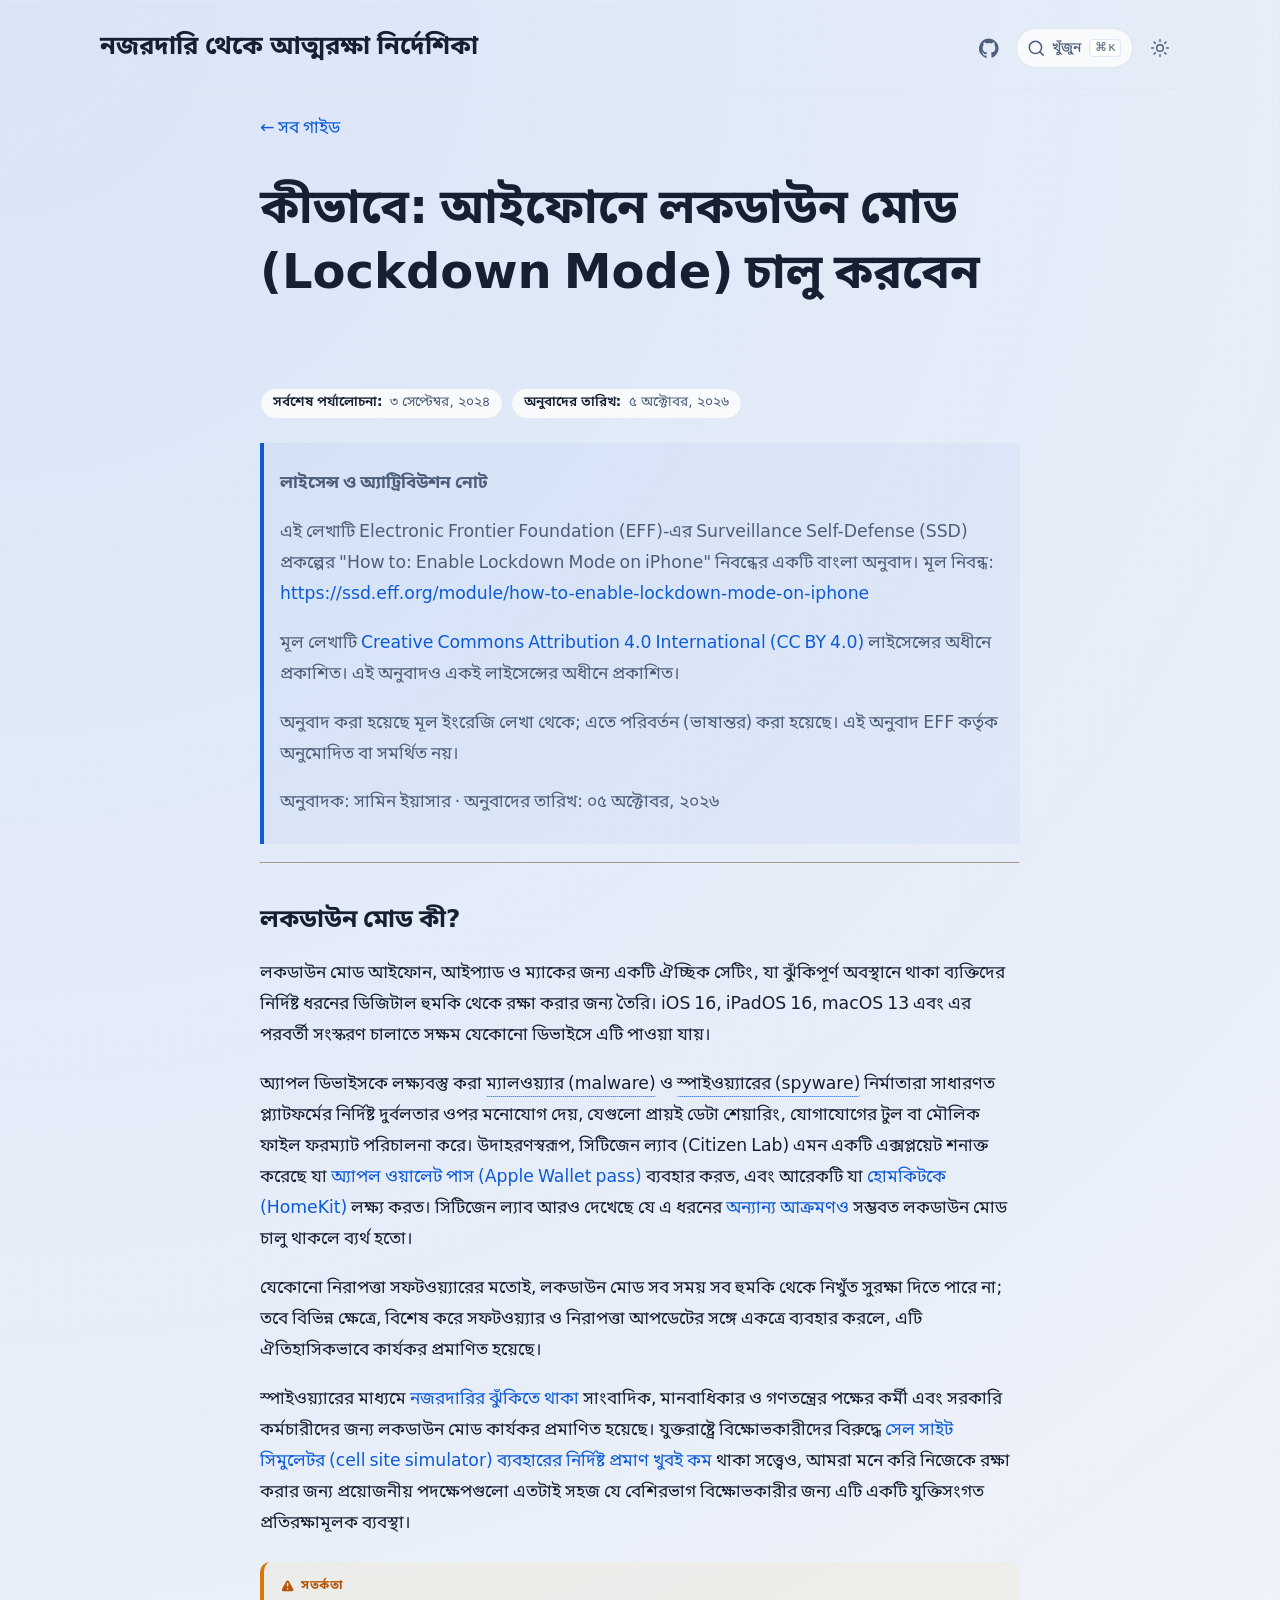
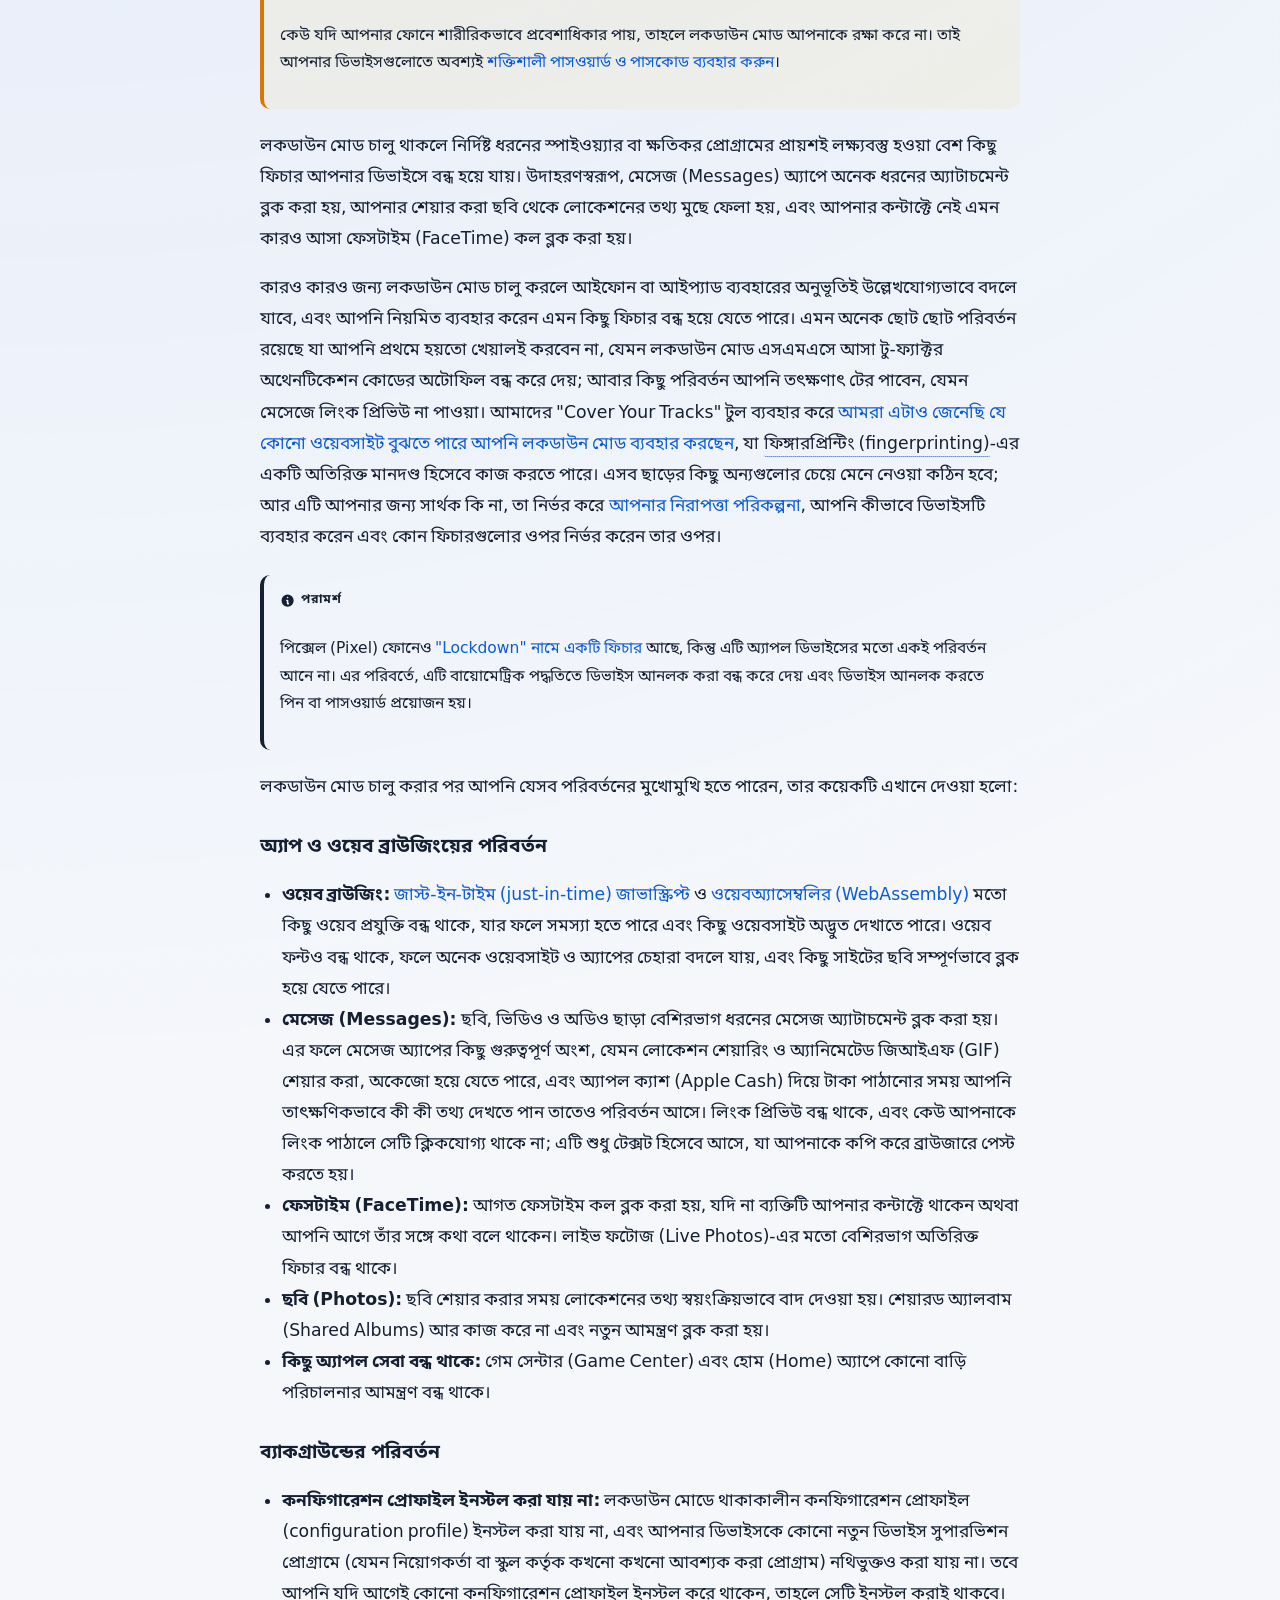
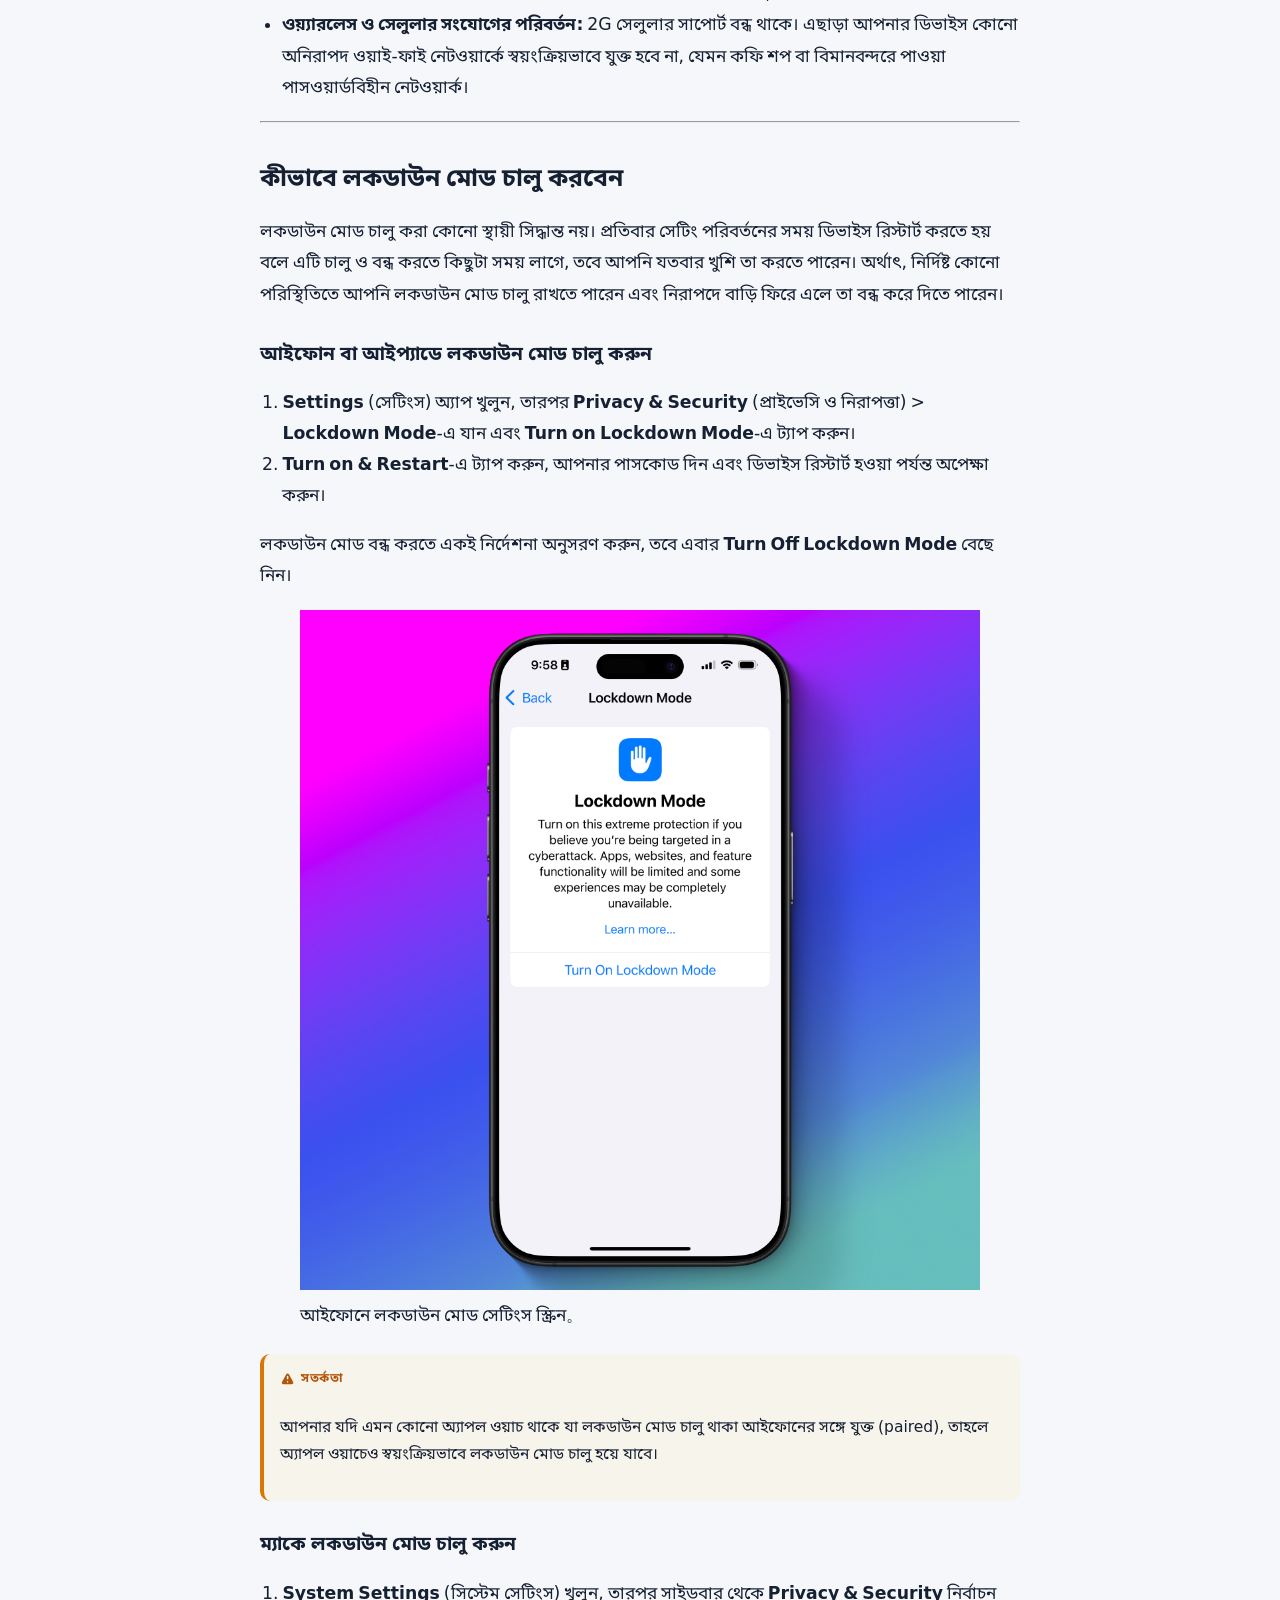
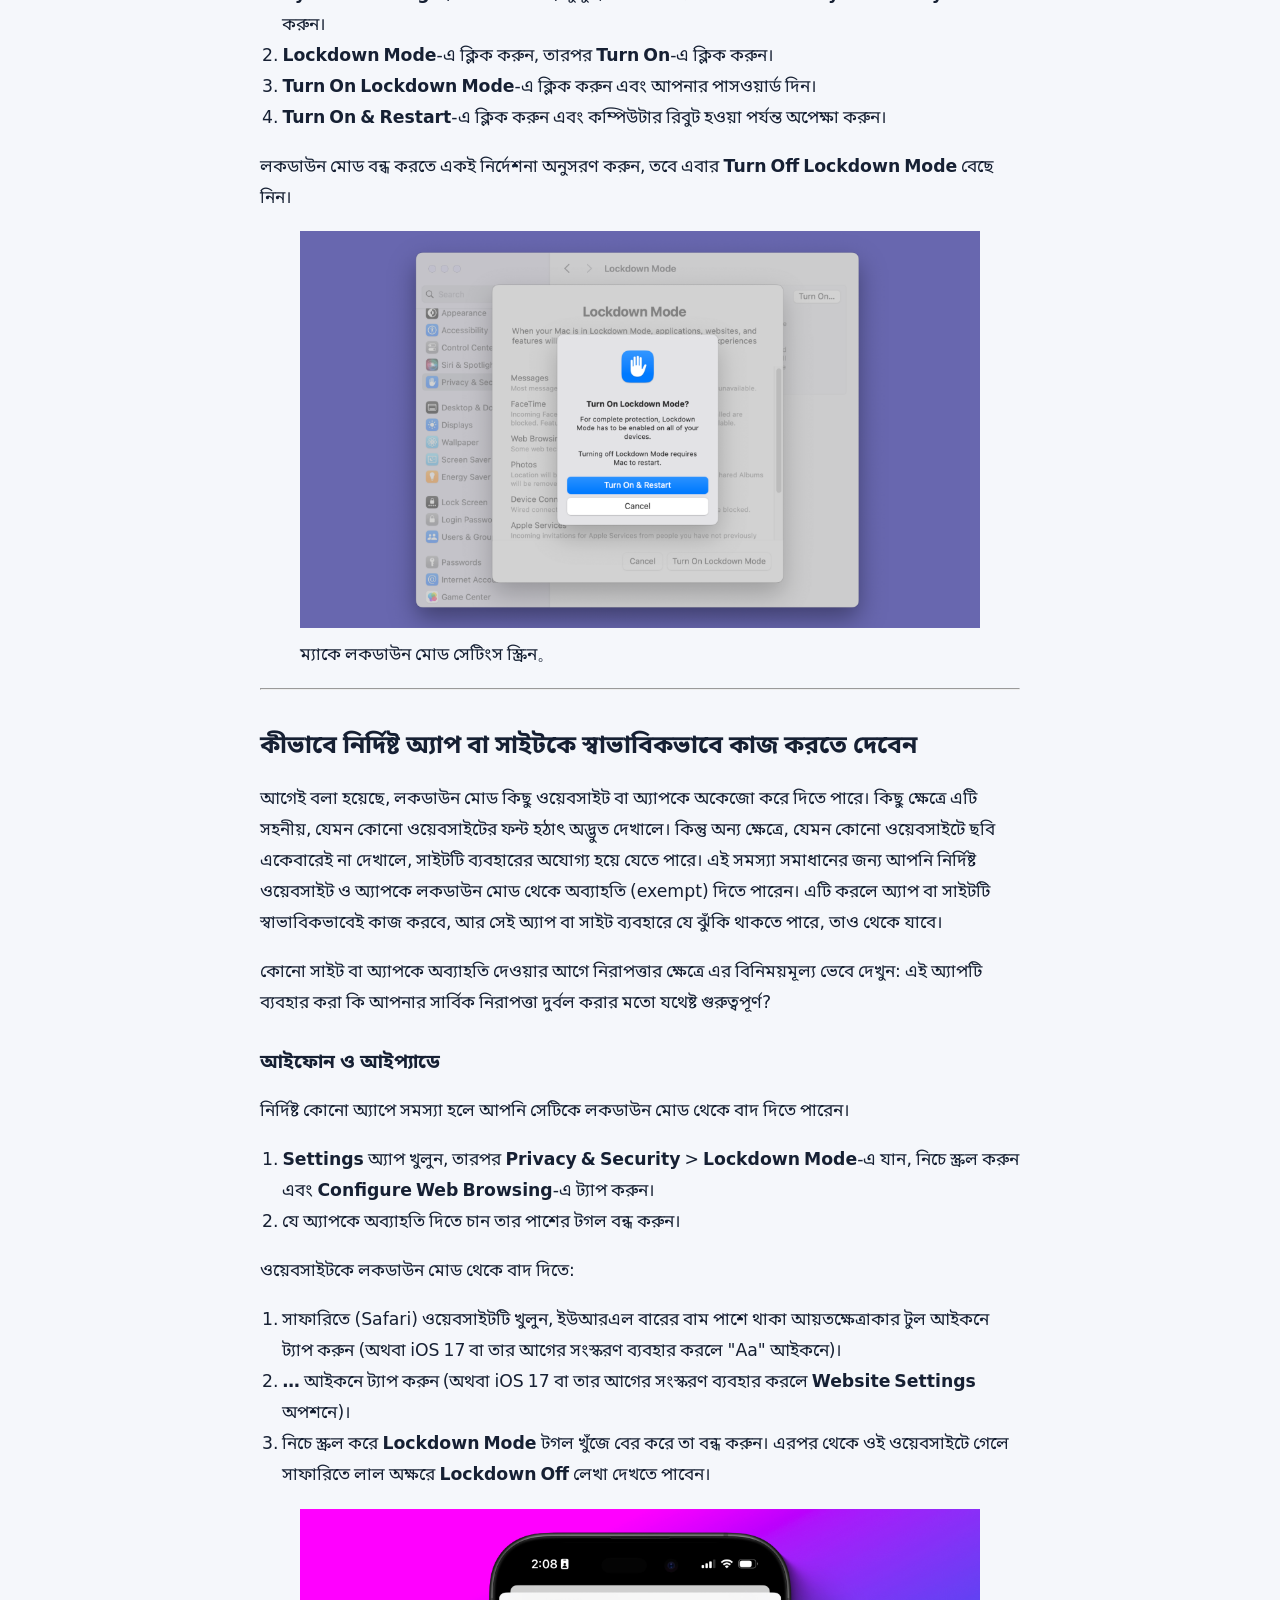
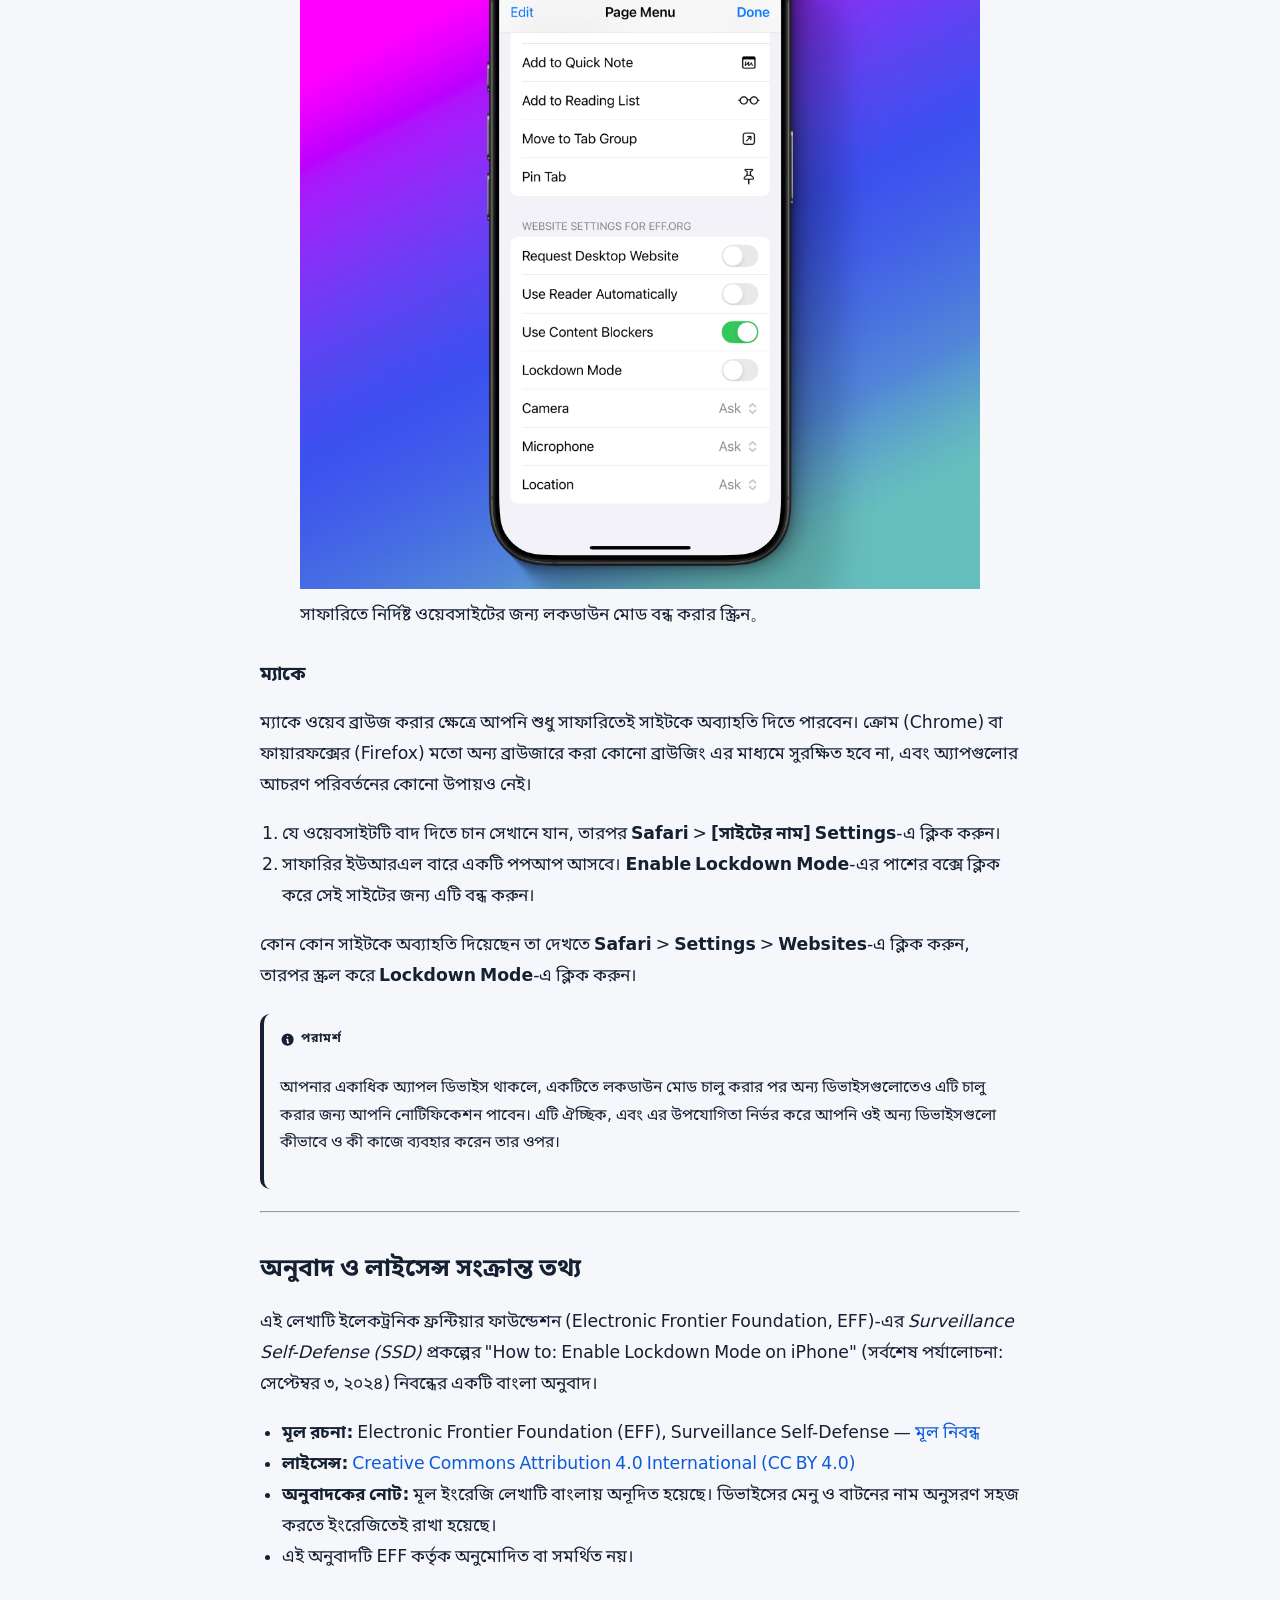
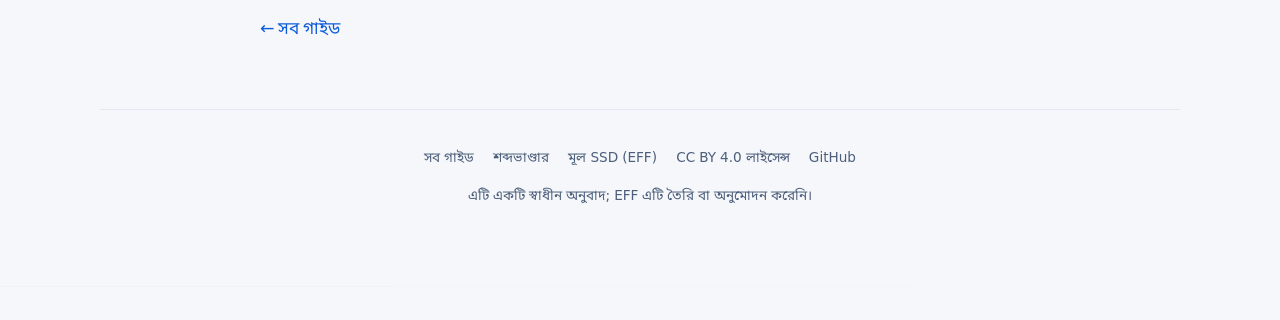
<file: ssd/how-to-enable-lockdown-mode-on-iphone/index.html>
<!doctype html>
<html lang="bn">

<head>
  <meta charset="utf-8">
  <meta name="viewport" content="width=device-width, initial-scale=1">
  <meta http-equiv="content-language" content="bn">
  <title>কীভাবে: আইফোনে লকডাউন মোড চালু করবেন — বাংলা অনুবাদ</title>
  <meta name="description"
    content="আইফোন, আইপ্যাড ও ম্যাক ডিভাইসে লকডাউন মোড (Lockdown Mode) চালু করার নিয়ম ও স্পাইওয়্যার আক্রমণ প্রতিরোধের কৌশল — EFF Surveillance Self-Defense (SSD) বাংলা অনুবাদ।">
  <meta name="keywords"
    content="কীভাবে আইফোনে লকডাউন মোড চালু করবেন, আইফোন লকডাউন মোড কী, আইফোনে লকডাউন মোড চালু করার নিয়ম, অ্যাপল লকডাউন মোড, পেগাসাস স্পাইওয়্যার সুরক্ষা, সাইবার নিরাপত্তা বাংলা, iphone lockdown mode bangla, enable lockdown mode on iphone bengali, lockdown mode apple bangla, ssd bengali translation, eff ssd bangla">
  <meta name="author" content="Electronic Frontier Foundation (EFF), অনুবাদক: সামিন ইয়াসার">
  <meta name="robots" content="index, follow, max-snippet:-1, max-image-preview:large, max-video-preview:-1">
  <link rel="canonical" href="https://translation.samin-yasar.dev/ssd/how-to-enable-lockdown-mode-on-iphone/">
  <link rel="alternate" hreflang="bn" href="https://translation.samin-yasar.dev/ssd/how-to-enable-lockdown-mode-on-iphone/">
  <link rel="alternate" hreflang="en" href="https://ssd.eff.org/module/how-to-enable-lockdown-mode-on-iphone">
  <link rel="stylesheet" href="/assets/style.css">

  <meta property="og:site_name" content="নজরদারি থেকে আত্মরক্ষা নির্দেশিকা — SSD বাংলা অনুবাদ">
  <meta property="og:type" content="article">
  <meta property="og:title" content="কীভাবে: আইফোনে লকডাউন মোড চালু করবেন — বাংলা অনুবাদ">
  <meta property="og:description"
    content="আইফোন ও অ্যাপল ডিভাইসে লকডাউন মোড চালু করার নির্দেশিকা ও স্পাইওয়্যার থেকে বাঁচার উপায়।">
  <meta property="og:url" content="https://translation.samin-yasar.dev/ssd/how-to-enable-lockdown-mode-on-iphone/">
  <meta property="og:locale" content="bn_BD">
  <meta property="article:published_time" content="2024-09-03">
  <meta property="article:modified_time" content="2026-10-05">
  <meta property="article:author" content="Electronic Frontier Foundation (EFF)">
  <meta property="article:section" content="Digital Security">

  <meta name="twitter:card" content="summary">
  <meta name="twitter:title" content="কীভাবে: আইফোনে লকডাউন মোড চালু করবেন — বাংলা অনুবাদ">
  <meta name="twitter:description"
    content="আইফোন ও অ্যাপল ডিভাইসে লকডাউন মোড চালু করার নির্দেশিকা ও স্পাইওয়্যার থেকে বাঁচার উপায়।">

  <script type="application/ld+json">
    {
      "@context": "https://schema.org",
      "@graph": [
        {
          "@type": "TechArticle",
          "@id": "https://translation.samin-yasar.dev/ssd/how-to-enable-lockdown-mode-on-iphone/#article",
          "headline": "কীভাবে: আইফোনে লকডাউন মোড চালু করবেন — বাংলা অনুবাদ",
          "name": "কীভাবে: আইফোনে লকডাউন মোড চালু করবেন",
          "description": "আইফোন, আইপ্যাড ও ম্যাক-এ লকডাউন মোড (Lockdown Mode) চালু করার ধাপসমূহ ও জটিল স্পাইওয়্যার আক্রমণ প্রতিরোধের কৌশল — EFF Surveillance Self-Defense-এর বাংলা অনুবাদ।",
          "inLanguage": "bn",
          "mainEntityOfPage": "https://translation.samin-yasar.dev/ssd/how-to-enable-lockdown-mode-on-iphone/",
          "url": "https://translation.samin-yasar.dev/ssd/how-to-enable-lockdown-mode-on-iphone/",
          "datePublished": "2024-09-03",
          "dateModified": "2026-10-05",
          "author": {
            "@type": "Organization",
            "name": "Electronic Frontier Foundation",
            "url": "https://www.eff.org"
          },
          "translator": {
            "@type": "Person",
            "name": "সামিন ইয়াসার"
          },
          "publisher": {
            "@type": "Organization",
            "name": "নজরদারি থেকে আত্মরক্ষা নির্দেশিকা",
            "url": "https://translation.samin-yasar.dev/"
          },
          "isBasedOn": "https://ssd.eff.org/module/how-to-enable-lockdown-mode-on-iphone",
          "about": [
            {
              "@type": "Thing",
              "name": "Lockdown Mode"
            },
            {
              "@type": "Thing",
              "name": "iPhone Security"
            },
            {
              "@type": "Thing",
              "name": "Targeted Spyware Protection"
            }
          ],
          "keywords": "আইফোন লকডাউন মোড, অ্যাপল লকডাউন মোড, পেগাসাস স্পাইওয়্যার সুরক্ষা, সাইবার নিরাপত্তা, iphone lockdown mode bangla, enable lockdown mode apple bangla"
        },
        {
          "@type": "BreadcrumbList",
          "itemListElement": [
            {
              "@type": "ListItem",
              "position": 1,
              "name": "হোম",
              "item": "https://translation.samin-yasar.dev/ssd/"
            },
            {
              "@type": "ListItem",
              "position": 2,
              "name": "কীভাবে: আইফোনে লকডাউন মোড চালু করবেন",
              "item": "https://translation.samin-yasar.dev/ssd/how-to-enable-lockdown-mode-on-iphone/"
            }
          ]
        }
      ]
    }
  </script>
  <script>
    (() => {
      const savedTheme = localStorage.getItem("theme");
      const prefersDark = window.matchMedia("(prefers-color-scheme: dark)").matches;
      document.documentElement.dataset.theme = savedTheme || (prefersDark ? "dark" : "light");
    })();
  </script>
</head>

<body>
  <a class="skip-link" href="#main">মূল কনটেন্টে যান</a>
  <div class="site-shell">
    <header class="site-header" aria-label="সাইট নেভিগেশন">
      <div class="brand-block">
        <a class="brand" href="/ssd/">নজরদারি থেকে আত্মরক্ষা নির্দেশিকা</a>
      </div>
      <div class="header-actions">
        <a class="icon-link"
          href="https://github.com/Samin-yasar/translation/tree/main/ssd/how-to-enable-lockdown-mode-on-iphone"
          aria-label="GitHub রিপোজিটরি" title="GitHub রিপোজিটরি">
          <svg viewBox="0 0 24 24" aria-hidden="true">
            <path
              d="M12 .5a12 12 0 0 0-3.79 23.39c.6.11.82-.26.82-.58v-2.25c-3.34.73-4.04-1.61-4.04-1.61-.55-1.39-1.34-1.76-1.34-1.76-1.09-.75.08-.74.08-.74 1.2.09 1.84 1.24 1.84 1.24 1.07 1.84 2.8 1.31 3.48 1 .11-.78.42-1.31.76-1.61-2.67-.3-5.47-1.34-5.47-5.95 0-1.31.47-2.38 1.24-3.22-.13-.3-.54-1.52.12-3.18 0 0 1.01-.32 3.3 1.23a11.5 11.5 0 0 1 6 0c2.29-1.55 3.3-1.23 3.3-1.23.66 1.66.25 2.88.12 3.18.77.84 1.24 1.91 1.24 3.22 0 4.62-2.8 5.64-5.48 5.94.43.37.81 1.1.81 2.22v3.29c0 .32.22.69.83.57A12 12 0 0 0 12 .5Z" />
          </svg>
        </a>
        <button class="theme-toggle" type="button" aria-label="ডার্ক থিম চালু করুন" title="ডার্ক থিম">
          <svg class="theme-icon theme-icon-sun" viewBox="0 0 24 24" aria-hidden="true">
            <circle cx="12" cy="12" r="4" />
            <path
              d="M12 2v2M12 20v2M4.93 4.93l1.41 1.41M17.66 17.66l1.41 1.41M2 12h2M20 12h2M4.93 19.07l1.41-1.41M17.66 6.34l1.41-1.41" />
          </svg>
          <svg class="theme-icon theme-icon-moon" viewBox="0 0 24 24" aria-hidden="true">
            <path d="M20.5 15.5A8.5 8.5 0 0 1 8.5 3.5 8.5 8.5 0 1 0 20.5 15.5Z" />
          </svg>
        </button>
      </div>
    </header>

    <main id="main" class="page-content">
      <nav class="pagination pagination-top" aria-label="গাইড নেভিগেশন"><a href="/ssd/">← সব গাইড</a><span
          aria-hidden="true"></span></nav>
      <article>
        <h1 id="how-to-enable-lockdown-mode-on-iphone">কীভাবে: আইফোনে লকডাউন মোড (Lockdown Mode) চালু করবেন <a
            class="heading-anchor" href="#how-to-enable-lockdown-mode-on-iphone" aria-label="এই অনুচ্ছেদের লিংক">#</a></h1>
        <div class="meta-group">
          <span class="review-meta"><strong>সর্বশেষ পর্যালোচনা:</strong> ৩ সেপ্টেম্বর, ২০২৪</span>
          <span class="review-meta"><strong>অনুবাদের তারিখ:</strong> ৫ অক্টোবর, ২০২৬</span>
        </div>
        <blockquote>
          <p><strong>লাইসেন্স ও অ্যাট্রিবিউশন নোট</strong></p>
          <p>এই লেখাটি Electronic Frontier Foundation (EFF)-এর Surveillance Self-Defense (SSD) প্রকল্পের &quot;How to:
            Enable Lockdown Mode on iPhone&quot; নিবন্ধের একটি বাংলা অনুবাদ। মূল নিবন্ধ: <a
              href="https://ssd.eff.org/module/how-to-enable-lockdown-mode-on-iphone">https://ssd.eff.org/module/how-to-enable-lockdown-mode-on-iphone</a>
          </p>
          <p>মূল লেখাটি <a href="https://creativecommons.org/licenses/by/4.0/">Creative Commons Attribution 4.0
              International (CC BY 4.0)</a> লাইসেন্সের অধীনে প্রকাশিত। এই অনুবাদও একই লাইসেন্সের অধীনে প্রকাশিত।</p>
          <p>অনুবাদ করা হয়েছে মূল ইংরেজি লেখা থেকে; এতে পরিবর্তন (ভাষান্তর) করা হয়েছে। এই অনুবাদ EFF কর্তৃক অনুমোদিত
            বা সমর্থিত নয়।</p>
          <p>অনুবাদক: সামিন ইয়াসার · অনুবাদের তারিখ: ০৫ অক্টোবর, ২০২৬</p>
        </blockquote>
        <hr>

        <h2 id="what-is-lockdown-mode">লকডাউন মোড কী? <a class="heading-anchor" href="#what-is-lockdown-mode"
            aria-label="এই অনুচ্ছেদের লিংক">#</a></h2>

        <p>লকডাউন মোড আইফোন, আইপ্যাড ও ম্যাকের জন্য একটি ঐচ্ছিক সেটিং, যা ঝুঁকিপূর্ণ অবস্থানে থাকা ব্যক্তিদের নির্দিষ্ট ধরনের ডিজিটাল হুমকি থেকে রক্ষা করার জন্য তৈরি। iOS 16, iPadOS 16, macOS 13 এবং এর পরবর্তী সংস্করণ চালাতে সক্ষম যেকোনো ডিভাইসে এটি পাওয়া যায়।</p>

        <p>অ্যাপল ডিভাইসকে লক্ষ্যবস্তু করা <abbr class="glossary-term" title="ম্যালওয়্যার হলো ক্ষতিকর সফটওয়্যার: অ্যাপ বা প্রোগ্রাম যা ডিভাইসে অবাঞ্ছিত কাজ করে, যেমন পাসওয়ার্ড চুরি, গোপনে নজরদারি বা ডেটা মুছে ফেলা।">ম্যালওয়্যার (malware)</abbr> ও <abbr class="glossary-term" title="স্পাইওয়্যার হলো এক ধরনের ম্যালওয়্যার যা ব্যবহারকারীর অজান্তে ডিভাইসের তথ্য সংগ্রহ, অবস্থান ট্র্যাকিং, গোপনে ক্যামেরা ও মাইক্রোফোন চালু বা বার্তা নজরদারি করার জন্য তৈরি।">স্পাইওয়্যারের (spyware)</abbr> নির্মাতারা সাধারণত প্ল্যাটফর্মের নির্দিষ্ট দুর্বলতার ওপর মনোযোগ দেয়, যেগুলো প্রায়ই ডেটা শেয়ারিং, যোগাযোগের টুল বা মৌলিক ফাইল ফরম্যাট পরিচালনা করে। উদাহরণস্বরূপ, সিটিজেন ল্যাব (Citizen Lab) এমন একটি এক্সপ্লয়েট শনাক্ত করেছে যা <a href="https://citizenlab.ca/2023/09/blastpass-nso-group-iphone-zero-click-zero-day-exploit-captured-in-the-wild/">অ্যাপল ওয়ালেট পাস (Apple Wallet pass)</a> ব্যবহার করত, এবং আরেকটি যা <a href="https://citizenlab.ca/2023/04/nso-groups-pegasus-spyware-returns-in-2022/">হোমকিটকে (HomeKit)</a> লক্ষ্য করত। সিটিজেন ল্যাব আরও দেখেছে যে এ ধরনের <a href="https://citizenlab.ca/2023/09/blastpass-nso-group-iphone-zero-click-zero-day-exploit-captured-in-the-wild/">অন্যান্য</a> <a href="https://citizenlab.ca/2023/09/pegasus-infection-of-galina-timchenko-exiled-russian-journalist-and-publisher/">আক্রমণও</a> সম্ভবত লকডাউন মোড চালু থাকলে ব্যর্থ হতো।</p>

        <p>যেকোনো নিরাপত্তা সফটওয়্যারের মতোই, লকডাউন মোড সব সময় সব হুমকি থেকে নিখুঁত সুরক্ষা দিতে পারে না; তবে বিভিন্ন ক্ষেত্রে, বিশেষ করে সফটওয়্যার ও নিরাপত্তা আপডেটের সঙ্গে একত্রে ব্যবহার করলে, এটি ঐতিহাসিকভাবে কার্যকর প্রমাণিত হয়েছে।</p>

        <p>স্পাইওয়্যারের মাধ্যমে <a href="https://www.eff.org/deeplinks/2021/07/nso-group-leak-shows-need-real-device-security-accountability-and-redress-those">নজরদারির ঝুঁকিতে থাকা</a> সাংবাদিক, মানবাধিকার ও গণতন্ত্রের পক্ষের কর্মী এবং সরকারি কর্মচারীদের জন্য লকডাউন মোড কার্যকর প্রমাণিত হয়েছে। যুক্তরাষ্ট্রে বিক্ষোভকারীদের বিরুদ্ধে <a href="https://www.eff.org/deeplinks/2020/06/quick-and-dirty-guide-cell-phone-surveillance-protests?language=en">সেল সাইট সিমুলেটর (cell site simulator) ব্যবহারের নির্দিষ্ট প্রমাণ খুবই কম</a> থাকা সত্ত্বেও, আমরা মনে করি নিজেকে রক্ষা করার জন্য প্রয়োজনীয় পদক্ষেপগুলো এতটাই সহজ যে বেশিরভাগ বিক্ষোভকারীর জন্য এটি একটি যুক্তিসংগত প্রতিরক্ষামূলক ব্যবস্থা।</p>

        <div class="callout warning" role="note">
          <div class="callout-label">
            <svg class="callout-icon" viewBox="0 0 20 20" fill="currentColor" aria-hidden="true">
              <path fill-rule="evenodd"
                d="M8.257 3.099c.765-1.36 2.722-1.36 3.486 0l5.58 9.92c.75 1.334-.213 2.98-1.742 2.98H4.42c-1.53 0-2.493-1.646-1.743-2.98l5.58-9.92zM11 13a1 1 0 11-2 0 1 1 0 012 0zm-1-8a1 1 0 00-1 1v3a1 1 0 002 0V6a1 1 0 00-1-1z"
                clip-rule="evenodd" />
            </svg>
            <span>সতর্কতা</span>
          </div>
          <p>কেউ যদি আপনার ফোনে শারীরিকভাবে প্রবেশাধিকার পায়, তাহলে লকডাউন মোড আপনাকে রক্ষা করে না। তাই আপনার ডিভাইসগুলোতে অবশ্যই <a href="https://ssd.eff.org/module/creating-strong-passwords">শক্তিশালী পাসওয়ার্ড ও পাসকোড ব্যবহার করুন</a>।</p>
        </div>

        <p>লকডাউন মোড চালু থাকলে নির্দিষ্ট ধরনের স্পাইওয়্যার বা ক্ষতিকর প্রোগ্রামের প্রায়শই লক্ষ্যবস্তু হওয়া বেশ কিছু ফিচার আপনার ডিভাইসে বন্ধ হয়ে যায়। উদাহরণস্বরূপ, মেসেজ (Messages) অ্যাপে অনেক ধরনের অ্যাটাচমেন্ট ব্লক করা হয়, আপনার শেয়ার করা ছবি থেকে লোকেশনের তথ্য মুছে ফেলা হয়, এবং আপনার কন্টাক্টে নেই এমন কারও আসা ফেসটাইম (FaceTime) কল ব্লক করা হয়।</p>

        <p>কারও কারও জন্য লকডাউন মোড চালু করলে আইফোন বা আইপ্যাড ব্যবহারের অনুভূতিই উল্লেখযোগ্যভাবে বদলে যাবে, এবং আপনি নিয়মিত ব্যবহার করেন এমন কিছু ফিচার বন্ধ হয়ে যেতে পারে। এমন অনেক ছোট ছোট পরিবর্তন রয়েছে যা আপনি প্রথমে হয়তো খেয়ালই করবেন না, যেমন লকডাউন মোড এসএমএসে আসা টু-ফ্যাক্টর অথেনটিকেশন কোডের অটোফিল বন্ধ করে দেয়; আবার কিছু পরিবর্তন আপনি তৎক্ষণাৎ টের পাবেন, যেমন মেসেজে লিংক প্রিভিউ না পাওয়া। আমাদের "Cover Your Tracks" টুল ব্যবহার করে <a href="https://www.eff.org/deeplinks/2022/09/effs-cover-your-tracks-will-detect-your-use-ios-16s-lockdown-mode">আমরা এটাও জেনেছি যে কোনো ওয়েবসাইট বুঝতে পারে আপনি লকডাউন মোড ব্যবহার করছেন</a>, যা <abbr class="glossary-term" title="ফিঙ্গারপ্রিন্টিং হলো কোনো ব্যবহারকারীকে তার ব্রাউজার বা ডিভাইসের বৈশিষ্ট্যের সমন্বয়ে চিহ্নিত করার কৌশল।">ফিঙ্গারপ্রিন্টিং (fingerprinting)</abbr>-এর একটি অতিরিক্ত মানদণ্ড হিসেবে কাজ করতে পারে। এসব ছাড়ের কিছু অন্যগুলোর চেয়ে মেনে নেওয়া কঠিন হবে; আর এটি আপনার জন্য সার্থক কি না, তা নির্ভর করে <a href="https://ssd.eff.org/module/your-security-plan">আপনার নিরাপত্তা পরিকল্পনা</a>, আপনি কীভাবে ডিভাইসটি ব্যবহার করেন এবং কোন ফিচারগুলোর ওপর নির্ভর করেন তার ওপর।</p>

        <div class="callout note" role="note">
          <div class="callout-label">
            <svg class="callout-icon" viewBox="0 0 20 20" fill="currentColor" aria-hidden="true">
              <path fill-rule="evenodd"
                d="M18 10a8 8 0 11-16 0 8 8 0 0116 0zm-7-4a1 1 0 11-2 0 1 1 0 012 0zM9 9a1 1 0 000 2v3a1 1 0 001 1h1a1 1 0 100-2v-3a1 1 0 00-1-1H9z"
                clip-rule="evenodd" />
            </svg>
            <span>পরামর্শ</span>
          </div>
          <p>পিক্সেল (Pixel) ফোনেও <a href="https://support.google.com/pixelphone/answer/6093922?hl=en#zippy=%2Clock-your-phone-when-extend-unlock-is-on">"Lockdown" নামে একটি ফিচার</a> আছে, কিন্তু এটি অ্যাপল ডিভাইসের মতো একই পরিবর্তন আনে না। এর পরিবর্তে, এটি বায়োমেট্রিক পদ্ধতিতে ডিভাইস আনলক করা বন্ধ করে দেয় এবং ডিভাইস আনলক করতে পিন বা পাসওয়ার্ড প্রয়োজন হয়।</p>
        </div>

        <p>লকডাউন মোড চালু করার পর আপনি যেসব পরিবর্তনের মুখোমুখি হতে পারেন, তার কয়েকটি এখানে দেওয়া হলো:</p>

        <h3 id="app-and-web-browsing-changes">অ্যাপ ও ওয়েব ব্রাউজিংয়ের পরিবর্তন <a class="heading-anchor"
            href="#app-and-web-browsing-changes" aria-label="এই অনুচ্ছেদের লিংক">#</a></h3>

        <ul>
          <li><strong>ওয়েব ব্রাউজিং:</strong> <a href="https://hacks.mozilla.org/2017/02/a-crash-course-in-just-in-time-jit-compilers/">জাস্ট-ইন-টাইম (just-in-time) জাভাস্ক্রিপ্ট</a> ও <a href="https://webassembly.org/">ওয়েবঅ্যাসেম্বলির (WebAssembly)</a> মতো কিছু ওয়েব প্রযুক্তি বন্ধ থাকে, যার ফলে সমস্যা হতে পারে এবং কিছু ওয়েবসাইট অদ্ভুত দেখাতে পারে। ওয়েব ফন্টও বন্ধ থাকে, ফলে অনেক ওয়েবসাইট ও অ্যাপের চেহারা বদলে যায়, এবং কিছু সাইটের ছবি সম্পূর্ণভাবে ব্লক হয়ে যেতে পারে।</li>
          <li><strong>মেসেজ (Messages):</strong> ছবি, ভিডিও ও অডিও ছাড়া বেশিরভাগ ধরনের মেসেজ অ্যাটাচমেন্ট ব্লক করা হয়। এর ফলে মেসেজ অ্যাপের কিছু গুরুত্বপূর্ণ অংশ, যেমন লোকেশন শেয়ারিং ও অ্যানিমেটেড জিআইএফ (GIF) শেয়ার করা, অকেজো হয়ে যেতে পারে, এবং অ্যাপল ক্যাশ (Apple Cash) দিয়ে টাকা পাঠানোর সময় আপনি তাৎক্ষণিকভাবে কী কী তথ্য দেখতে পান তাতেও পরিবর্তন আসে। লিংক প্রিভিউ বন্ধ থাকে, এবং কেউ আপনাকে লিংক পাঠালে সেটি ক্লিকযোগ্য থাকে না; এটি শুধু টেক্সট হিসেবে আসে, যা আপনাকে কপি করে ব্রাউজারে পেস্ট করতে হয়।</li>
          <li><strong>ফেসটাইম (FaceTime):</strong> আগত ফেসটাইম কল ব্লক করা হয়, যদি না ব্যক্তিটি আপনার কন্টাক্টে থাকেন অথবা আপনি আগে তাঁর সঙ্গে কথা বলে থাকেন। লাইভ ফটোজ (Live Photos)-এর মতো বেশিরভাগ অতিরিক্ত ফিচার বন্ধ থাকে।</li>
          <li><strong>ছবি (Photos):</strong> ছবি শেয়ার করার সময় লোকেশনের তথ্য স্বয়ংক্রিয়ভাবে বাদ দেওয়া হয়। শেয়ারড অ্যালবাম (Shared Albums) আর কাজ করে না এবং নতুন আমন্ত্রণ ব্লক করা হয়।</li>
          <li><strong>কিছু অ্যাপল সেবা বন্ধ থাকে:</strong> গেম সেন্টার (Game Center) এবং হোম (Home) অ্যাপে কোনো বাড়ি পরিচালনার আমন্ত্রণ বন্ধ থাকে।</li>
        </ul>

        <h3 id="background-changes">ব্যাকগ্রাউন্ডের পরিবর্তন <a class="heading-anchor" href="#background-changes"
            aria-label="এই অনুচ্ছেদের লিংক">#</a></h3>

        <ul>
          <li><strong>কনফিগারেশন প্রোফাইল ইনস্টল করা যায় না:</strong> লকডাউন মোডে থাকাকালীন কনফিগারেশন প্রোফাইল (configuration profile) ইনস্টল করা যায় না, এবং আপনার ডিভাইসকে কোনো নতুন ডিভাইস সুপারভিশন প্রোগ্রামে (যেমন নিয়োগকর্তা বা স্কুল কর্তৃক কখনো কখনো আবশ্যক করা প্রোগ্রাম) নথিভুক্তও করা যায় না। তবে আপনি যদি আগেই কোনো কনফিগারেশন প্রোফাইল ইনস্টল করে থাকেন, তাহলে সেটি ইনস্টল করাই থাকবে।</li>
          <li><strong>ওয়্যারলেস ও সেলুলার সংযোগের পরিবর্তন:</strong> 2G সেলুলার সাপোর্ট বন্ধ থাকে। এছাড়া আপনার ডিভাইস কোনো অনিরাপদ ওয়াই-ফাই নেটওয়ার্কে স্বয়ংক্রিয়ভাবে যুক্ত হবে না, যেমন কফি শপ বা বিমানবন্দরে পাওয়া পাসওয়ার্ডবিহীন নেটওয়ার্ক।</li>
        </ul>

        <hr>

        <h2 id="how-to-enable-lockdown-mode">কীভাবে লকডাউন মোড চালু করবেন <a class="heading-anchor"
            href="#how-to-enable-lockdown-mode" aria-label="এই অনুচ্ছেদের লিংক">#</a></h2>

        <p>লকডাউন মোড চালু করা কোনো স্থায়ী সিদ্ধান্ত নয়। প্রতিবার সেটিং পরিবর্তনের সময় ডিভাইস রিস্টার্ট করতে হয় বলে এটি চালু ও বন্ধ করতে কিছুটা সময় লাগে, তবে আপনি যতবার খুশি তা করতে পারেন। অর্থাৎ, নির্দিষ্ট কোনো পরিস্থিতিতে আপনি লকডাউন মোড চালু রাখতে পারেন এবং নিরাপদে বাড়ি ফিরে এলে তা বন্ধ করে দিতে পারেন।</p>

        <h3 id="enable-lockdown-mode-on-iphone-or-ipad">আইফোন বা আইপ্যাডে লকডাউন মোড চালু করুন <a class="heading-anchor"
            href="#enable-lockdown-mode-on-iphone-or-ipad" aria-label="এই অনুচ্ছেদের লিংক">#</a></h3>

        <ol>
          <li><strong>Settings</strong> (সেটিংস) অ্যাপ খুলুন, তারপর <strong>Privacy &amp; Security</strong> (প্রাইভেসি ও নিরাপত্তা) &gt; <strong>Lockdown Mode</strong>-এ যান এবং <strong>Turn on Lockdown Mode</strong>-এ ট্যাপ করুন।</li>
          <li><strong>Turn on &amp; Restart</strong>-এ ট্যাপ করুন, আপনার পাসকোড দিন এবং ডিভাইস রিস্টার্ট হওয়া পর্যন্ত অপেক্ষা করুন।</li>
        </ol>

        <p>লকডাউন মোড বন্ধ করতে একই নির্দেশনা অনুসরণ করুন, তবে এবার <strong>Turn Off Lockdown Mode</strong> বেছে নিন।</p>

        <figure>
          <img src="media/image-20250516182511-1.jpeg" alt="আইফোনে লকডাউন মোড সেটিংস স্ক্রিন।">
          <figcaption>আইফোনে লকডাউন মোড সেটিংস স্ক্রিন。</figcaption>
        </figure>

        <div class="callout warning" role="note">
          <div class="callout-label">
            <svg class="callout-icon" viewBox="0 0 20 20" fill="currentColor" aria-hidden="true">
              <path fill-rule="evenodd"
                d="M8.257 3.099c.765-1.36 2.722-1.36 3.486 0l5.58 9.92c.75 1.334-.213 2.98-1.742 2.98H4.42c-1.53 0-2.493-1.646-1.743-2.98l5.58-9.92zM11 13a1 1 0 11-2 0 1 1 0 012 0zm-1-8a1 1 0 00-1 1v3a1 1 0 002 0V6a1 1 0 00-1-1z"
                clip-rule="evenodd" />
            </svg>
            <span>সতর্কতা</span>
          </div>
          <p>আপনার যদি এমন কোনো অ্যাপল ওয়াচ থাকে যা লকডাউন মোড চালু থাকা আইফোনের সঙ্গে যুক্ত (paired), তাহলে অ্যাপল ওয়াচেও স্বয়ংক্রিয়ভাবে লকডাউন মোড চালু হয়ে যাবে।</p>
        </div>

        <h3 id="enable-lockdown-mode-on-mac">ম্যাকে লকডাউন মোড চালু করুন <a class="heading-anchor"
            href="#enable-lockdown-mode-on-mac" aria-label="এই অনুচ্ছেদের লিংক">#</a></h3>

        <ol>
          <li><strong>System Settings</strong> (সিস্টেম সেটিংস) খুলুন, তারপর সাইডবার থেকে <strong>Privacy &amp; Security</strong> নির্বাচন করুন।</li>
          <li><strong>Lockdown Mode</strong>-এ ক্লিক করুন, তারপর <strong>Turn On</strong>-এ ক্লিক করুন।</li>
          <li><strong>Turn On Lockdown Mode</strong>-এ ক্লিক করুন এবং আপনার পাসওয়ার্ড দিন।</li>
          <li><strong>Turn On &amp; Restart</strong>-এ ক্লিক করুন এবং কম্পিউটার রিবুট হওয়া পর্যন্ত অপেক্ষা করুন।</li>
        </ol>

        <p>লকডাউন মোড বন্ধ করতে একই নির্দেশনা অনুসরণ করুন, তবে এবার <strong>Turn Off Lockdown Mode</strong> বেছে নিন।</p>

        <figure>
          <img src="media/image-20240903095653-2.png" alt="ম্যাকে লকডাউন মোড সেটিংস স্ক্রিন।">
          <figcaption>ম্যাকে লকডাউন মোড সেটিংস স্ক্রিন。</figcaption>
        </figure>

        <hr>

        <h2 id="how-to-allow-certain-apps-or-sites-to-work-normally">কীভাবে নির্দিষ্ট অ্যাপ বা সাইটকে স্বাভাবিকভাবে কাজ করতে দেবেন <a
            class="heading-anchor" href="#how-to-allow-certain-apps-or-sites-to-work-normally"
            aria-label="এই অনুচ্ছেদের লিংক">#</a></h2>

        <p>আগেই বলা হয়েছে, লকডাউন মোড কিছু ওয়েবসাইট বা অ্যাপকে অকেজো করে দিতে পারে। কিছু ক্ষেত্রে এটি সহনীয়, যেমন কোনো ওয়েবসাইটের ফন্ট হঠাৎ অদ্ভুত দেখালে। কিন্তু অন্য ক্ষেত্রে, যেমন কোনো ওয়েবসাইটে ছবি একেবারেই না দেখালে, সাইটটি ব্যবহারের অযোগ্য হয়ে যেতে পারে। এই সমস্যা সমাধানের জন্য আপনি নির্দিষ্ট ওয়েবসাইট ও অ্যাপকে লকডাউন মোড থেকে অব্যাহতি (exempt) দিতে পারেন। এটি করলে অ্যাপ বা সাইটটি স্বাভাবিকভাবেই কাজ করবে, আর সেই অ্যাপ বা সাইট ব্যবহারে যে ঝুঁকি থাকতে পারে, তাও থেকে যাবে।</p>

        <p>কোনো সাইট বা অ্যাপকে অব্যাহতি দেওয়ার আগে নিরাপত্তার ক্ষেত্রে এর বিনিময়মূল্য ভেবে দেখুন: এই অ্যাপটি ব্যবহার করা কি আপনার সার্বিক নিরাপত্তা দুর্বল করার মতো যথেষ্ট গুরুত্বপূর্ণ?</p>

        <h3 id="on-iphone-and-ipad">আইফোন ও আইপ্যাডে <a class="heading-anchor" href="#on-iphone-and-ipad"
            aria-label="এই অনুচ্ছেদের লিংক">#</a></h3>

        <p>নির্দিষ্ট কোনো অ্যাপে সমস্যা হলে আপনি সেটিকে লকডাউন মোড থেকে বাদ দিতে পারেন।</p>

        <ol>
          <li><strong>Settings</strong> অ্যাপ খুলুন, তারপর <strong>Privacy &amp; Security</strong> &gt; <strong>Lockdown Mode</strong>-এ যান, নিচে স্ক্রল করুন এবং <strong>Configure Web Browsing</strong>-এ ট্যাপ করুন।</li>
          <li>যে অ্যাপকে অব্যাহতি দিতে চান তার পাশের টগল বন্ধ করুন।</li>
        </ol>

        <p>ওয়েবসাইটকে লকডাউন মোড থেকে বাদ দিতে:</p>

        <ol>
          <li>সাফারিতে (Safari) ওয়েবসাইটটি খুলুন, ইউআরএল বারের বাম পাশে থাকা আয়তক্ষেত্রাকার টুল আইকনে ট্যাপ করুন (অথবা iOS 17 বা তার আগের সংস্করণ ব্যবহার করলে "Aa" আইকনে)।</li>
          <li><strong>…</strong> আইকনে ট্যাপ করুন (অথবা iOS 17 বা তার আগের সংস্করণ ব্যবহার করলে <strong>Website Settings</strong> অপশনে)।</li>
          <li>নিচে স্ক্রল করে <strong>Lockdown Mode</strong> টগল খুঁজে বের করে তা বন্ধ করুন। এরপর থেকে ওই ওয়েবসাইটে গেলে সাফারিতে লাল অক্ষরে <strong>Lockdown Off</strong> লেখা দেখতে পাবেন।</li>
        </ol>

        <figure>
          <img src="media/image-20250516182521-2.jpeg" alt="সাফারিতে নির্দিষ্ট ওয়েবসাইটের জন্য লকডাউন মোড বন্ধ করার স্ক্রিন।">
          <figcaption>সাফারিতে নির্দিষ্ট ওয়েবসাইটের জন্য লকডাউন মোড বন্ধ করার স্ক্রিন。</figcaption>
        </figure>

        <h3 id="on-mac">ম্যাকে <a class="heading-anchor" href="#on-mac" aria-label="এই অনুচ্ছেদের লিংক">#</a></h3>

        <p>ম্যাকে ওয়েব ব্রাউজ করার ক্ষেত্রে আপনি শুধু সাফারিতেই সাইটকে অব্যাহতি দিতে পারবেন। ক্রোম (Chrome) বা ফায়ারফক্সের (Firefox) মতো অন্য ব্রাউজারে করা কোনো ব্রাউজিং এর মাধ্যমে সুরক্ষিত হবে না, এবং অ্যাপগুলোর আচরণ পরিবর্তনের কোনো উপায়ও নেই।</p>

        <ol>
          <li>যে ওয়েবসাইটটি বাদ দিতে চান সেখানে যান, তারপর <strong>Safari</strong> &gt; <strong>[সাইটের নাম] Settings</strong>-এ ক্লিক করুন।</li>
          <li>সাফারির ইউআরএল বারে একটি পপআপ আসবে। <strong>Enable Lockdown Mode</strong>-এর পাশের বক্সে ক্লিক করে সেই সাইটের জন্য এটি বন্ধ করুন।</li>
        </ol>

        <p>কোন কোন সাইটকে অব্যাহতি দিয়েছেন তা দেখতে <strong>Safari</strong> &gt; <strong>Settings</strong> &gt; <strong>Websites</strong>-এ ক্লিক করুন, তারপর স্ক্রল করে <strong>Lockdown Mode</strong>-এ ক্লিক করুন।</p>

        <div class="callout note" role="note">
          <div class="callout-label">
            <svg class="callout-icon" viewBox="0 0 20 20" fill="currentColor" aria-hidden="true">
              <path fill-rule="evenodd"
                d="M18 10a8 8 0 11-16 0 8 8 0 0116 0zm-7-4a1 1 0 11-2 0 1 1 0 012 0zM9 9a1 1 0 000 2v3a1 1 0 001 1h1a1 1 0 100-2v-3a1 1 0 00-1-1H9z"
                clip-rule="evenodd" />
            </svg>
            <span>পরামর্শ</span>
          </div>
          <p>আপনার একাধিক অ্যাপল ডিভাইস থাকলে, একটিতে লকডাউন মোড চালু করার পর অন্য ডিভাইসগুলোতেও এটি চালু করার জন্য আপনি নোটিফিকেশন পাবেন। এটি ঐচ্ছিক, এবং এর উপযোগিতা নির্ভর করে আপনি ওই অন্য ডিভাইসগুলো কীভাবে ও কী কাজে ব্যবহার করেন তার ওপর।</p>
        </div>

        <hr>

        <h2 id="translation-and-license">অনুবাদ ও লাইসেন্স সংক্রান্ত তথ্য <a class="heading-anchor"
            href="#translation-and-license" aria-label="এই অনুচ্ছেদের লিংক">#</a></h2>

        <p>এই লেখাটি ইলেকট্রনিক ফ্রন্টিয়ার ফাউন্ডেশন (Electronic Frontier Foundation, EFF)-এর <em>Surveillance Self-Defense (SSD)</em> প্রকল্পের &quot;How to: Enable Lockdown Mode on iPhone&quot; (সর্বশেষ পর্যালোচনা: সেপ্টেম্বর ৩, ২০২৪) নিবন্ধের একটি বাংলা অনুবাদ।</p>

        <ul>
          <li><strong>মূল রচনা:</strong> Electronic Frontier Foundation (EFF), Surveillance Self-Defense — <a href="https://ssd.eff.org/module/how-to-enable-lockdown-mode-on-iphone">মূল নিবন্ধ</a></li>
          <li><strong>লাইসেন্স:</strong> <a href="https://creativecommons.org/licenses/by/4.0/">Creative Commons Attribution 4.0 International (CC BY 4.0)</a></li>
          <li><strong>অনুবাদকের নোট:</strong> মূল ইংরেজি লেখাটি বাংলায় অনূদিত হয়েছে। ডিভাইসের মেনু ও বাটনের নাম অনুসরণ সহজ করতে ইংরেজিতেই রাখা হয়েছে।</li>
          <li>এই অনুবাদটি EFF কর্তৃক অনুমোদিত বা সমর্থিত নয়।</li>
        </ul>
      </article>

      <nav class="pagination pagination-bottom" aria-label="গাইড নেভিগেশন"><a href="/ssd/">← সব গাইড</a><span
          aria-hidden="true"></span></nav>
    </main>

    <footer class="site-footer">
      <ul class="footer-nav" aria-label="ফুটার নেভিগেশন">
        <li><a href="/ssd/">সব গাইড</a></li>
        <li><a href="/ssd/glossary/">শব্দভাণ্ডার</a></li>
        <li><a href="https://ssd.eff.org/" rel="noopener noreferrer">মূল SSD (EFF)</a></li>
        <li><a href="https://creativecommons.org/licenses/by/4.0/" rel="noopener noreferrer">CC BY 4.0 লাইসেন্স</a></li>
        <li><a href="https://github.com/Samin-yasar/translation" rel="noopener noreferrer">GitHub</a></li>
      </ul>
      <p>এটি একটি স্বাধীন অনুবাদ; EFF এটি তৈরি বা অনুমোদন করেনি।</p>
    </footer>
  </div>
  <script src="/assets/main.js"></script>
</body>

</html>
</file>
<file: assets/style.css>
@font-face {
  font-family: "Noto Sans Bengali";
  src: url("/assets/fonts/noto-sans-bengali.woff2") format("woff2");
  font-display: swap;
  font-style: normal;
  font-weight: 400;
}

@font-face {
  font-family: "Noto Sans Bengali";
  src: url("/assets/fonts/noto-sans-bengali.woff2") format("woff2");
  font-display: swap;
  font-style: normal;
  font-weight: 500;
}

@font-face {
  font-family: "Noto Sans Bengali";
  src: url("/assets/fonts/noto-sans-bengali.woff2") format("woff2");
  font-display: swap;
  font-style: normal;
  font-weight: 600;
}

@font-face {
  font-family: "Noto Sans Bengali";
  src: url("/assets/fonts/noto-sans-bengali.woff2") format("woff2");
  font-display: swap;
  font-style: normal;
  font-weight: 700;
}

:root {
  color-scheme: light;
  --bg: #f5f7fb;
  --bg-strong: #edf3ff;
  --surface: #ffffff;
  --surface-alt: #f8fafc;
  --text: #162033;
  --muted: #4d5f7a;
  --accent: #0d5bd7;
  --accent-strong: #0b43a8;
  --accent-soft: rgba(13, 91, 215, 0.08);
  --rule: #dfe8f3;
  --chip: #ebf1ff;
  --shadow: 0 18px 45px rgba(20, 31, 56, 0.08);
  --body-glow: rgba(13, 91, 215, 0.12);
  --radius: 18px;
  --font-bengali: "Noto Sans Bengali", "Kohinoor Bangla", "Bangla Sangam MN", "Bangla MN", "Nirmala UI", "Vrinda", "Shonar Bangla", system-ui, -apple-system, BlinkMacSystemFont, "Segoe UI", Roboto, sans-serif;
}

:root[data-theme="dark"] {
  color-scheme: dark;
  --bg: #0b0b0c;
  --bg-strong: #141416;
  --surface: #151517;
  --surface-alt: #1c1c1f;
  --text: #f1f1f3;
  --muted: #b6b6bd;
  --accent: #b7bdff;
  --accent-strong: #d4d7ff;
  --accent-soft: rgba(255, 255, 255, 0.08);
  --rule: #35353b;
  --chip: #292930;
  --shadow: 0 18px 45px rgba(0, 0, 0, 0.24);
  --body-glow: rgba(255, 255, 255, 0.035);
}

* { box-sizing: border-box; }

html {
  background: var(--bg);
  scroll-behavior: smooth;
}

body {
  margin: 0;
  color: var(--text);
  background:
    radial-gradient(circle at top left, var(--body-glow), transparent 32%),
    var(--bg);
  font-family: var(--font-bengali);
  font-size: 1.08rem;
  line-height: 1.8;
  text-rendering: optimizeLegibility;
  -webkit-font-smoothing: antialiased;
  -moz-osx-font-smoothing: grayscale;
}

img { max-width: 100%; }

a {
  color: var(--accent);
  text-decoration: none;
}

a:hover { text-decoration: underline; }

a:focus-visible {
  outline: 3px solid var(--accent);
  outline-offset: 3px;
}

.skip-link {
  position: absolute;
  left: -9999px;
  top: 1rem;
  padding: .7rem .9rem;
  background: var(--surface);
  border: 1px solid var(--rule);
  border-radius: 10px;
  z-index: 10;
}
.skip-link:focus { left: 1rem; }

.site-shell {
  max-width: 1120px;
  margin: 0 auto;
  padding: 1.25rem 1.25rem 4rem;
}

.site-header {
  display: flex;
  justify-content: space-between;
  align-items: center;
  gap: 1rem;
  padding: 0.5rem 0 1.25rem;
  border-bottom: 1px solid var(--rule);
}

.header-actions {
  display: flex;
  align-items: center;
  gap: 0.45rem;
}

.icon-link,
.theme-toggle {
  display: inline-flex;
  width: 2.5rem;
  height: 2.5rem;
  align-items: center;
  justify-content: center;
  padding: 0;
  color: var(--muted);
  background: transparent;
  border: 1px solid transparent;
  border-radius: 999px;
  cursor: pointer;
  transition: color 0.2s ease, background 0.2s ease, border-color 0.2s ease;
}

.icon-link:hover,
.theme-toggle:hover {
  color: var(--text);
  background: var(--accent-soft);
  border-color: var(--rule);
  text-decoration: none;
}

.icon-link svg,
.theme-toggle svg {
  width: 1.25rem;
  height: 1.25rem;
  fill: currentColor;
}

.theme-toggle svg {
  fill: none;
  stroke: currentColor;
  stroke-linecap: round;
  stroke-linejoin: round;
  stroke-width: 1.8;
}

.theme-icon-moon { display: none; }
:root[data-theme="dark"] .theme-icon-sun { display: none; }
:root[data-theme="dark"] .theme-icon-moon { display: block; }

.brand-block {
  display: flex;
  flex-direction: column;
  gap: 0.25rem;
}

.brand {
  color: var(--text);
  font-size: clamp(1.2rem, 2vw, 1.9rem);
  font-weight: 700;
  line-height: 1.2;
  text-decoration: none;
}

.tagline {
  margin: 0;
  color: var(--muted);
  font-size: 0.9rem;
}

.site-nav {
  display: flex;
  flex-wrap: wrap;
  gap: 0.8rem;
  align-items: center;
}

.site-nav a {
  color: var(--muted);
  font-size: 0.95rem;
  font-weight: 600;
  padding: 0.5rem 0.8rem;
  border-radius: 999px;
  transition: background 0.2s ease, color 0.2s ease;
}

.site-nav a:hover {
  background: var(--accent-soft);
  color: var(--accent-strong);
  text-decoration: none;
}

.page-content {
  max-width: 960px;
  margin: 0 auto;
}

.hero {
  display: grid;
  grid-template-columns: 1.4fr 0.8fr;
  gap: 2rem;
  padding: 2.5rem 0 1.5rem;
  align-items: center;
}

.hero-copy h1 {
  margin: 0 0 0.8rem;
  font-size: clamp(2.1rem, 4vw, 3.6rem);
  line-height: 1.15;
  letter-spacing: -0.04em;
}

.lead {
  margin: 0;
  color: var(--muted);
  font-size: 1.08rem;
  max-width: 60ch;
}

.hero-panel {
  background: linear-gradient(180deg, var(--surface), var(--surface-alt));
  border: 1px solid var(--rule);
  border-radius: var(--radius);
  box-shadow: var(--shadow);
  padding: 1.2rem 1.25rem;
}

.panel-label {
  display: inline-block;
  margin-bottom: 0.8rem;
  padding: 0.4rem 0.7rem;
  background: var(--chip);
  color: var(--accent-strong);
  border-radius: 999px;
  font-size: 0.8rem;
  font-weight: 700;
}

.hero-panel ul {
  margin: 0;
  padding-left: 1.2rem;
  color: var(--muted);
}

.hero-panel li + li { margin-top: 0.55rem; }

.section {
  padding-top: 2rem;
}

.section-header {
  display: flex;
  justify-content: space-between;
  align-items: end;
  gap: 1rem;
  margin-bottom: 1rem;
}

.section-header h2 {
  margin: 0;
  font-size: clamp(1.6rem, 2vw, 2.1rem);
}

.section-subtitle {
  margin: 0;
  color: var(--muted);
}

.guide-grid {
  display: grid;
  grid-template-columns: repeat(auto-fit, minmax(260px, 1fr));
  gap: 1.1rem;
}

.guide-card {
  display: flex;
  flex-direction: column;
  gap: 0.8rem;
  padding: 1.2rem 1.15rem;
  border: 1px solid var(--rule);
  border-radius: var(--radius);
  background: rgba(255, 255, 255, 0.6);
  box-shadow: 0 10px 24px rgba(14, 29, 53, 0.04);
}

.guide-card-header {
  display: flex;
  justify-content: space-between;
  align-items: center;
  gap: 0.75rem;
}

.pill {
  display: inline-flex;
  align-items: center;
  padding: 0.35rem 0.7rem;
  background: var(--chip);
  color: var(--accent-strong);
  border-radius: 999px;
  font-size: 0.78rem;
  font-weight: 700;
  letter-spacing: 0.01em;
}

.guide-card h3 {
  margin: 0;
  font-size: 1.25rem;
  line-height: 1.4;
}

.english-title {
  margin: 0;
  color: var(--muted);
  font-size: 0.95rem;
}

.guide-card ul {
  margin: 0;
  padding-left: 1.2rem;
  color: var(--muted);
  font-size: 0.92rem;
}

.guide-card li + li { margin-top: 0.4rem; }

.standards-grid {
  display: grid;
  grid-template-columns: 1fr 1fr;
  gap: 1rem;
}

.standard-card {
  padding: 1.2rem 1.15rem;
  border: 1px solid var(--rule);
  border-radius: var(--radius);
  background: var(--surface);
}

.standard-card h3 {
  margin: 0 0 0.5rem;
  font-size: 1.1rem;
}

.standard-card p {
  margin: 0;
  color: var(--muted);
}

.info-callout {
  margin-top: 1.2rem;
  padding: 1.1rem 1.2rem;
  background: var(--surface-alt);
  border: 1px solid var(--rule);
  border-radius: var(--radius);
}

.info-callout h3 {
  margin: 0 0 0.5rem;
}

code,
pre {
  font-family: "SFMono-Regular", "Consolas", monospace;
  font-size: 0.9rem;
}

pre {
  margin: 1rem 0 0;
  padding: 1rem 1.1rem;
  overflow-x: auto;
  border-radius: 12px;
  background: #0f172a;
  color: #e2e8f0;
  border: 1px solid rgba(148, 163, 184, 0.3);
}

main article {
  max-width: 760px;
  margin: 0 auto;
}

article h1,
article h2,
article h3 {
  line-height: 1.35;
  scroll-margin-top: 2rem;
}

article h1 {
  margin: 2.2rem 0 0.9rem;
  font-size: clamp(2rem, 5vw, 3rem);
}

article h2 {
  margin-top: 2.5rem;
  font-size: 1.55rem;
}

article h3 {
  margin-top: 2rem;
  font-size: 1.2rem;
}

.heading-anchor {
  display: inline-block;
  margin-left: 0.35rem;
  color: var(--muted);
  text-decoration: none;
  font-weight: 400;
  font-size: 0.85em;
  opacity: 0;
  transition: opacity 0.15s ease, color 0.15s ease;
  user-select: none;
}

article h1:hover .heading-anchor,
article h2:hover .heading-anchor,
article h3:hover .heading-anchor,
.heading-anchor:focus {
  opacity: 0.75;
}

.heading-anchor:hover {
  opacity: 1;
  color: var(--accent-strong);
  text-decoration: none;
}

@media (hover: none) {
  .heading-anchor {
    opacity: 0.6;
  }
}

.metadata {
  margin: 0 0 2.1rem;
  padding: 1rem 1.15rem;
  background: rgba(13, 91, 215, 0.04);
  border: 1px solid var(--rule);
  border-left: 4px solid var(--accent);
  border-radius: 12px;
  line-height: 1.7;
}

.metadata p { margin: 0.2rem 0; }
.metadata strong { color: var(--text); }

article p,
article ul,
article ol,
article blockquote {
  margin: 1.1rem 0;
}

article ul,
article ol {
  padding-left: 1.4rem;
}

article blockquote {
  margin-left: 0;
  padding: 0.5rem 1rem;
  border-left: 4px solid var(--accent);
  background: rgba(13, 91, 215, 0.04);
  color: var(--muted);
}

/* Tables */
.table-wrap {
  width: 100%;
  overflow-x: auto;
  -webkit-overflow-scrolling: touch;
  margin: 1.8rem 0 2.2rem;
  border: 1px solid var(--rule);
  border-radius: 12px;
  background: var(--surface);
  box-shadow: 0 4px 18px rgba(0, 0, 0, 0.04);
}

:root[data-theme="dark"] .table-wrap {
  box-shadow: 0 4px 18px rgba(0, 0, 0, 0.25);
}

article table {
  width: 100%;
  border-collapse: separate;
  border-spacing: 0;
  font-size: 0.96rem;
  line-height: 1.6;
}

/* Standalone article table fallback if not wrapped in .table-wrap */
article > table {
  margin: 1.8rem 0 2.2rem;
  border: 1px solid var(--rule);
  border-radius: 12px;
  overflow: hidden;
  background: var(--surface);
  box-shadow: 0 4px 18px rgba(0, 0, 0, 0.04);
}

article thead {
  background: var(--surface-alt);
}

article th {
  padding: 0.9rem 1.1rem;
  font-weight: 600;
  color: var(--text);
  font-size: 0.95rem;
  border-bottom: 2px solid var(--rule);
  vertical-align: middle;
}

article td {
  padding: 0.8rem 1.1rem;
  border-bottom: 1px solid var(--rule);
  color: var(--text);
  vertical-align: middle;
  transition: background-color 0.15s ease;
}

/* Vertical borders between columns */
article th:not(:last-child),
article td:not(:last-child) {
  border-right: 1px solid var(--rule);
}

/* Remove bottom border on the last row */
article tbody tr:last-child td {
  border-bottom: none;
}

/* Rounded corners for outer table edges inside wrapper */
.table-wrap thead tr:first-child th:first-child,
article > table thead tr:first-child th:first-child {
  border-top-left-radius: 11px;
}

.table-wrap thead tr:first-child th:last-child,
article > table thead tr:first-child th:last-child {
  border-top-right-radius: 11px;
}

.table-wrap tbody tr:last-child td:first-child,
article > table tbody tr:last-child td:first-child {
  border-bottom-left-radius: 11px;
}

.table-wrap tbody tr:last-child td:last-child,
article > table tbody tr:last-child td:last-child {
  border-bottom-right-radius: 11px;
}

/* Subtle zebra striping for rows */
article tbody tr:nth-child(even) td {
  background-color: var(--surface-alt);
}

/* Row hover highlight */
article tbody tr:hover td {
  background-color: var(--accent-soft);
}

/* First column (Data Type) */
article th:first-child,
article td:first-child {
  text-align: left;
}

/* Status / tick columns: centered headers and tick cells */
article th:nth-child(2),
article td:nth-child(2),
article th:nth-child(3),
article td:nth-child(3) {
  text-align: center;
  vertical-align: middle;
  width: 25%;
  min-width: 140px;
}

/* Centrally aligned tick icon */
.table-tick,
.tick-cell {
  text-align: center;
}

.table-tick {
  display: inline-flex;
  align-items: center;
  justify-content: center;
  font-size: 1.15rem;
  line-height: 1;
}



/* Callout boxes — EFF SSD-style warning and tip paragraphs */
.callout {
  margin: 1.4rem 0;
  padding: 0.9rem 1.1rem 0.9rem 1rem;
  border-radius: 10px;
  border-left: 4px solid;
  line-height: 1.75;
  font-size: 0.97rem;
}

.callout-label {
  display: inline-flex;
  align-items: center;
  gap: 0.35rem;
  font-size: 0.78rem;
  font-weight: 700;
  letter-spacing: 0.06em;
  text-transform: uppercase;
  margin-bottom: 0.45rem;
}

.callout-label svg {
  width: 0.95rem;
  height: 0.95rem;
  flex-shrink: 0;
}

.callout.warning {
  border-color: #d97706;
  background: rgba(251, 191, 36, 0.07);
  color: var(--text);
}

.callout.warning .callout-label {
  color: #b45309;
}

:root[data-theme="dark"] .callout.warning {
  border-color: #f59e0b;
  background: rgba(245, 158, 11, 0.08);
}

:root[data-theme="dark"] .callout.warning .callout-label {
  color: #fbbf24;
}

.callout.tip {
  border-color: var(--accent);
  background: rgba(13, 91, 215, 0.05);
  color: var(--text);
}

.callout.tip .callout-label {
  color: var(--accent-strong);
}

:root[data-theme="dark"] .callout.tip {
  border-color: var(--accent);
  background: rgba(183, 189, 255, 0.07);
}

:root[data-theme="dark"] .callout.tip .callout-label {
  color: var(--accent);
}

/* Review date meta row & tags */
.meta-group {
  display: flex;
  flex-wrap: wrap;
  align-items: center;
  gap: 0.5rem;
  margin: 0 0 1.5rem;
}

.meta-group .review-meta,
.review-meta {
  display: inline-flex;
  align-items: center;
  gap: 0.5rem;
  margin: 0 0 1.5rem;
  padding: 0.3rem 0.75rem;
  background: var(--surface-alt);
  border: 1px solid var(--rule);
  border-radius: 999px;
  font-size: 0.85rem;
  color: var(--muted);
  line-height: 1.4;
}

.meta-group .review-meta {
  margin: 0;
}

.review-meta strong {
  color: var(--text);
  font-weight: 600;
}

/* Glossary terms — dotted underline on technical terms */
.glossary-term {
  position: relative;
  display: inline;
  border-bottom: 1.5px dotted var(--accent);
  color: inherit;
  text-decoration: none;
  cursor: help;
  transition: color 0.15s ease, border-color 0.15s ease, background-color 0.15s ease;
  border-radius: 2px;
}

.glossary-term:hover,
.glossary-term:focus-visible,
.glossary-term.active {
  border-bottom: 1.5px solid var(--accent);
  color: var(--accent);
  background-color: var(--accent-soft);
  outline: none;
}

/* Floating custom tooltip popover */
.glossary-tooltip {
  position: absolute;
  z-index: 1000;
  max-width: 320px;
  min-width: 180px;
  padding: 0.7rem 0.95rem;
  font-size: 0.88rem;
  line-height: 1.55;
  font-weight: normal;
  font-style: normal;
  color: var(--text);
  background: var(--surface);
  border: 1px solid var(--rule);
  border-radius: 12px;
  box-shadow: 0 12px 35px rgba(0, 0, 0, 0.18);
  pointer-events: auto;
  opacity: 0;
  visibility: hidden;
  transform: translateY(6px) scale(0.98);
  transition: opacity 0.18s cubic-bezier(0.16, 1, 0.3, 1), transform 0.18s cubic-bezier(0.16, 1, 0.3, 1), visibility 0.18s ease;
}

.glossary-tooltip.visible {
  opacity: 1;
  visibility: visible;
  transform: translateY(0) scale(1);
}

.glossary-tooltip::before {
  content: "";
  position: absolute;
  width: 10px;
  height: 10px;
  background: var(--surface);
  border: 1px solid var(--rule);
  transform: rotate(45deg);
}

.glossary-tooltip[data-placement="top"]::before {
  bottom: -6px;
  left: calc(var(--arrow-offset, 50%) - 5px);
  border-top: none;
  border-left: none;
}

.glossary-tooltip[data-placement="bottom"]::before {
  top: -6px;
  left: calc(var(--arrow-offset, 50%) - 5px);
  border-bottom: none;
  border-right: none;
}

.glossary-tooltip-header {
  display: flex;
  align-items: center;
  gap: 0.35rem;
  font-size: 0.76rem;
  font-weight: 700;
  color: var(--accent);
  margin-bottom: 0.3rem;
  letter-spacing: 0.02em;
}

.glossary-tooltip-icon {
  width: 14px;
  height: 14px;
  flex-shrink: 0;
}

.glossary-tooltip-body {
  color: var(--text);
  font-size: 0.88rem;
  line-height: 1.55;
}

.disclaimer {
  margin-top: 3rem;
  padding-top: 1rem;
  border-top: 1px solid var(--rule);
  color: var(--muted);
  font-size: 0.95rem;
}

.pagination {
  display: flex;
  justify-content: space-between;
  gap: 1rem;
  max-width: 760px;
  margin: 2.5rem auto 0;
}

.pagination-top {
  margin-top: 1.5rem;
  margin-bottom: 0.5rem;
}

.pagination a:last-child { text-align: right; }

/* 404 Error Page */
.not-found-page {
  display: flex;
  justify-content: center;
  align-items: center;
  min-height: 55vh;
  padding: 2.5rem 1rem;
}

.not-found-card {
  max-width: 620px;
  width: 100%;
  padding: 2.8rem 2.2rem;
  background: var(--surface);
  border: 1px solid var(--rule);
  border-radius: var(--radius);
  box-shadow: var(--shadow);
  text-align: center;
}

.not-found-badge {
  display: inline-block;
  padding: 0.35rem 0.95rem;
  background: var(--chip);
  color: var(--accent);
  font-size: 0.95rem;
  font-weight: 700;
  border-radius: 999px;
  letter-spacing: 0.04em;
  margin-bottom: 1.2rem;
}

.not-found-title {
  margin: 0 0 0.8rem;
  font-size: clamp(1.8rem, 4vw, 2.4rem);
  line-height: 1.25;
}

.not-found-desc {
  margin: 0 0 1.6rem;
  color: var(--muted);
  font-size: 1.05rem;
  line-height: 1.7;
}

.not-found-en {
  margin: 1.5rem 0 2rem;
  padding-top: 1.4rem;
  border-top: 1px solid var(--rule);
}

.not-found-en-title {
  margin: 0 0 0.4rem;
  font-size: 1.15rem;
  font-weight: 600;
  color: var(--text);
}

.not-found-en p {
  margin: 0;
  color: var(--muted);
  font-size: 0.95rem;
  line-height: 1.6;
}

.not-found-actions {
  display: flex;
  justify-content: center;
  flex-wrap: wrap;
  gap: 0.85rem;
  margin-top: 1.8rem;
}

.btn {
  display: inline-flex;
  align-items: center;
  justify-content: center;
  gap: 0.5rem;
  padding: 0.7rem 1.4rem;
  font-size: 0.98rem;
  font-weight: 600;
  border-radius: 10px;
  text-decoration: none;
  transition: all 0.2s ease;
  cursor: pointer;
}

.btn-primary {
  background: var(--accent);
  color: #ffffff;
  border: 1px solid var(--accent);
}

.btn-primary:hover {
  background: var(--accent-strong);
  border-color: var(--accent-strong);
  color: #ffffff;
  text-decoration: none;
  transform: translateY(-1px);
}

:root[data-theme="dark"] .btn-primary {
  color: #0b0b0c;
  background: var(--accent);
  border-color: var(--accent);
}

:root[data-theme="dark"] .btn-primary:hover {
  background: var(--accent-strong);
  color: #0b0b0c;
  border-color: var(--accent-strong);
}

.btn-outline {
  background: transparent;
  color: var(--text);
  border: 1px solid var(--rule);
}

.btn-outline:hover {
  background: var(--accent-soft);
  border-color: var(--accent);
  color: var(--accent);
  text-decoration: none;
  transform: translateY(-1px);
}

footer {
  margin-top: 4rem;
  padding-top: 1.5rem;
  border-top: 1px solid var(--rule);
  color: var(--muted);
  font-size: 0.85rem;
  line-height: 1.8;
  text-align: center;
}

.footer-nav {
  display: flex;
  justify-content: center;
  flex-wrap: wrap;
  gap: 0.3rem 1.2rem;
  margin-bottom: 0.75rem;
  padding: 0;
  list-style: none;
}

.footer-nav a {
  color: var(--muted);
  text-decoration: none;
  font-size: 0.85rem;
}

.footer-nav a:hover {
  color: var(--accent);
  text-decoration: underline;
}

.footer-sep {
  color: var(--rule);
  user-select: none;
}

@media (max-width: 760px) {
  .hero,
  .standards-grid {
    grid-template-columns: 1fr;
  }

  .site-header {
    flex-direction: column;
    align-items: flex-start;
  }

  .section-header {
    flex-direction: column;
    align-items: flex-start;
  }
}

@media (max-width: 560px) {
  .site-shell { padding-left: 1rem; padding-right: 1rem; }
  .pagination { display: block; }
  .pagination a { display: block; margin: 0.5rem 0; }
  .pagination a:last-child { text-align: left; }
}

/* ─────────────────────────────────────────────────────────────
   Local In-Browser Search Styles (Scoped to SSD)
   ───────────────────────────────────────────────────────────── */

.search-trigger {
  display: inline-flex;
  align-items: center;
  gap: 0.45rem;
  padding: 0.35rem 0.65rem 0.35rem 0.6rem;
  color: var(--muted);
  background: var(--surface-alt);
  border: 1px solid var(--rule);
  border-radius: 999px;
  cursor: pointer;
  font-family: inherit;
  font-size: 0.85rem;
  transition: all 0.2s ease;
  height: 2.5rem;
}

.search-trigger:hover {
  color: var(--text);
  background: var(--accent-soft);
  border-color: var(--accent);
}

.search-trigger svg {
  width: 1.15rem;
  height: 1.15rem;
  stroke: currentColor;
  stroke-width: 2;
  fill: none;
  stroke-linecap: round;
  stroke-linejoin: round;
}

.search-trigger-text {
  font-size: 0.86rem;
  font-weight: 500;
}

.search-hint {
  display: inline-flex;
  align-items: center;
  gap: 2px;
  font-size: 0.72rem;
  color: var(--muted);
  background: var(--surface);
  border: 1px solid var(--rule);
  border-radius: 4px;
  padding: 1px 5px;
  line-height: 1.2;
}

.search-hint kbd {
  font-family: ui-monospace, SFMono-Regular, Menlo, Monaco, Consolas, monospace;
}

@media (max-width: 600px) {
  .search-trigger-text,
  .search-hint {
    display: none;
  }
  .search-trigger {
    width: 2.5rem;
    padding: 0;
    justify-content: center;
  }
}

/* Search Modal Overlay */
.search-modal-backdrop {
  position: fixed;
  inset: 0;
  background: rgba(10, 15, 26, 0.68);
  backdrop-filter: blur(8px);
  -webkit-backdrop-filter: blur(8px);
  z-index: 9999;
  display: flex;
  align-items: flex-start;
  justify-content: center;
  padding: 3.5rem 1rem 1rem;
  opacity: 0;
  visibility: hidden;
  transition: opacity 0.2s ease, visibility 0.2s ease;
}

.search-modal-backdrop.open {
  opacity: 1;
  visibility: visible;
}

.search-modal {
  width: 100%;
  max-width: 640px;
  max-height: calc(100vh - 5.5rem);
  background: var(--surface);
  border: 1px solid var(--rule);
  border-radius: 16px;
  box-shadow: 0 25px 50px -12px rgba(0, 0, 0, 0.35);
  display: flex;
  flex-direction: column;
  overflow: hidden;
  transform: translateY(-10px) scale(0.98);
  transition: transform 0.2s cubic-bezier(0.16, 1, 0.3, 1);
  font-family: var(--font-bengali);
  text-rendering: optimizeLegibility;
  -webkit-font-smoothing: antialiased;
}

.search-modal-backdrop.open .search-modal {
  transform: translateY(0) scale(1);
}

.search-input-wrapper {
  position: relative;
  display: flex;
  align-items: center;
  padding: 0.85rem 1.15rem;
  border-bottom: 1px solid var(--rule);
  gap: 0.75rem;
}

.search-input-icon {
  width: 1.25rem;
  height: 1.25rem;
  color: var(--muted);
  flex-shrink: 0;
  stroke: currentColor;
  stroke-width: 2;
  fill: none;
  stroke-linecap: round;
  stroke-linejoin: round;
}

.search-input {
  flex: 1;
  background: transparent;
  border: none;
  outline: none;
  font-family: inherit;
  font-size: 1.05rem;
  color: var(--text);
  line-height: 1.5;
}

.search-input::placeholder {
  color: var(--muted);
  opacity: 0.7;
}

.search-close-btn {
  background: var(--surface-alt);
  border: 1px solid var(--rule);
  color: var(--muted);
  font-size: 0.76rem;
  padding: 0.25rem 0.5rem;
  border-radius: 6px;
  cursor: pointer;
  line-height: 1;
}

.search-close-btn:hover {
  color: var(--text);
  background: var(--accent-soft);
  border-color: var(--accent);
}

.search-results {
  flex: 1;
  overflow-y: auto;
  padding: 0.5rem;
  margin: 0;
  list-style: none;
  max-height: 440px;
}

.search-item {
  display: block;
  padding: 0.75rem 0.95rem;
  border-radius: 10px;
  text-decoration: none;
  color: var(--text);
  transition: background 0.15s ease;
  margin-bottom: 0.35rem;
  border: 1px solid transparent;
  font-family: inherit;
  text-rendering: optimizeLegibility;
}

.search-item:hover,
.search-item.selected {
  background: var(--accent-soft);
  border-color: var(--rule);
  text-decoration: none;
}

.search-item-header {
  display: flex;
  align-items: center;
  gap: 0.5rem;
  margin-bottom: 0.3rem;
  line-height: 1.4;
}

.search-badge {
  font-size: 0.7rem;
  font-weight: 600;
  padding: 0.15rem 0.45rem;
  border-radius: 6px;
  line-height: 1.2;
}

.search-badge-guide {
  background: rgba(13, 91, 215, 0.14);
  color: var(--accent);
}

.search-badge-section {
  background: rgba(124, 58, 237, 0.14);
  color: #7c3aed;
}
:root[data-theme="dark"] .search-badge-section {
  color: #c4b5fd;
}

.search-badge-glossary {
  background: rgba(16, 185, 129, 0.14);
  color: #059669;
}
:root[data-theme="dark"] .search-badge-glossary {
  color: #6ee7b7;
}

.search-item-title {
  font-weight: 600;
  font-size: 0.98rem;
  color: var(--text);
  flex: 1;
  line-height: 1.45;
  overflow-wrap: break-word;
  word-break: normal;
}

.search-item-parent {
  font-size: 0.78rem;
  color: var(--muted);
  white-space: nowrap;
  line-height: 1.4;
}

.search-item-subtitle {
  font-size: 0.82rem;
  color: var(--muted);
  margin-bottom: 0.25rem;
  line-height: 1.4;
}

.search-item-summary {
  font-size: 0.86rem;
  color: var(--muted);
  line-height: 1.6;
  overflow-wrap: break-word;
  word-break: normal;
}

.search-item mark {
  background: rgba(234, 179, 8, 0.28);
  color: inherit;
  padding: 0.08em 0.25em;
  border-radius: 4px;
  font-weight: 600;
  text-decoration: none;
  font-style: normal;
  display: inline;
  line-height: inherit;
}

:root[data-theme="dark"] .search-item mark {
  background: rgba(234, 179, 8, 0.35);
  color: #fef08a;
}

.search-footer {
  padding: 0.5rem 1rem;
  border-top: 1px solid var(--rule);
  font-size: 0.75rem;
  color: var(--muted);
  display: flex;
  justify-content: space-between;
  align-items: center;
  background: var(--surface-alt);
}

.search-footer-shortcuts {
  display: flex;
  gap: 0.8rem;
}

.search-footer kbd {
  background: var(--surface);
  border: 1px solid var(--rule);
  border-radius: 3px;
  padding: 1px 4px;
  font-size: 0.7rem;
}

.search-empty {
  padding: 2.5rem 1rem;
  text-align: center;
  color: var(--muted);
  font-size: 0.95rem;
  line-height: 1.6;
}

/* ==========================================================================
   Catalogue Page
   ========================================================================== */

.catalogue-shell {
  max-width: 900px;
}

.catalogue-header {
  margin: 2.5rem 0 2rem;
}

.catalogue-title-wrap {
  display: flex;
  align-items: center;
  gap: 0.85rem;
  margin-bottom: 0.35rem;
}

.catalogue-title {
  margin: 0;
  font-size: clamp(1.6rem, 3.2vw, 2.1rem);
  font-weight: 700;
  letter-spacing: -0.015em;
  line-height: 1.25;
}

.catalogue-count {
  display: inline-flex;
  align-items: center;
  padding: 0.2rem 0.65rem;
  background: var(--accent-soft);
  color: var(--accent);
  border: 1px solid var(--rule);
  border-radius: 999px;
  font-size: 0.82rem;
  font-weight: 600;
}

.catalogue-sub {
  margin: 0.4rem 0 0;
  color: var(--muted);
  font-size: 1rem;
  line-height: 1.6;
}

.catalogue-list {
  display: flex;
  flex-direction: column;
  gap: 1.35rem;
}

.catalogue-card {
  position: relative;
  background: var(--surface);
  border: 1px solid var(--rule);
  border-radius: 16px;
  padding: 1.6rem 1.8rem;
  transition: border-color 0.2s ease, box-shadow 0.2s ease, transform 0.2s ease;
  display: flex;
  flex-direction: column;
}

.catalogue-card:hover {
  border-color: var(--accent);
  box-shadow: var(--shadow);
  transform: translateY(-2px);
}

.catalogue-card-top {
  display: flex;
  justify-content: space-between;
  align-items: center;
  flex-wrap: wrap;
  gap: 0.5rem;
  margin-bottom: 0.85rem;
}

.catalogue-card-path {
  display: inline-flex;
  align-items: center;
  gap: 0.55rem;
}

.catalogue-card-path code {
  font-family: "SFMono-Regular", "Consolas", Menlo, monospace;
  font-size: 0.85rem;
  font-weight: 600;
  color: var(--accent);
  background: var(--surface-alt);
  padding: 0.18rem 0.55rem;
  border-radius: 6px;
  border: 1px solid var(--rule);
}

.catalogue-badge-active {
  display: inline-flex;
  align-items: center;
  gap: 0.35rem;
  font-size: 0.78rem;
  font-weight: 600;
  color: #15803d;
  background: rgba(34, 197, 94, 0.12);
  border: 1px solid rgba(34, 197, 94, 0.25);
  padding: 0.15rem 0.55rem;
  border-radius: 999px;
}

:root[data-theme="dark"] .catalogue-badge-active {
  color: #86efac;
  background: rgba(34, 197, 94, 0.16);
  border-color: rgba(34, 197, 94, 0.35);
}

.catalogue-badge-dot {
  width: 6px;
  height: 6px;
  border-radius: 999px;
  background: currentColor;
}

.catalogue-source {
  color: var(--muted);
  font-size: 0.86rem;
  font-weight: 500;
}

.catalogue-card-title {
  margin: 0 0 0.25rem;
  font-size: clamp(1.25rem, 2.2vw, 1.45rem);
  font-weight: 700;
  line-height: 1.35;
}

.catalogue-card-title a {
  color: var(--text);
  text-decoration: none;
}

.catalogue-card-title a:hover {
  color: var(--accent);
  text-decoration: none;
}

.catalogue-card-en {
  margin: 0 0 0.85rem;
  color: var(--muted);
  font-size: 0.92rem;
  font-weight: 500;
}

.catalogue-card-desc {
  margin: 0 0 1.25rem;
  color: var(--muted);
  font-size: 0.96rem;
  line-height: 1.7;
}

.catalogue-card-meta {
  display: flex;
  justify-content: space-between;
  align-items: center;
  flex-wrap: wrap;
  gap: 0.9rem;
  padding-top: 1.1rem;
  border-top: 1px solid var(--rule);
  margin-top: auto;
}

.catalogue-tags {
  display: flex;
  flex-wrap: wrap;
  align-items: center;
  gap: 0.45rem;
}

.catalogue-tag {
  display: inline-flex;
  align-items: center;
  padding: 0.2rem 0.6rem;
  font-size: 0.78rem;
  color: var(--muted);
  background: var(--surface-alt);
  border: 1px solid var(--rule);
  border-radius: 6px;
  font-weight: 500;
}

.catalogue-link-btn {
  display: inline-flex;
  align-items: center;
  gap: 0.45rem;
  padding: 0.45rem 0.95rem;
  border-radius: 8px;
  background: var(--accent-soft);
  color: var(--accent);
  font-size: 0.9rem;
  font-weight: 600;
  text-decoration: none;
  border: 1px solid transparent;
  transition: all 0.2s ease;
}

.catalogue-link-btn:hover {
  background: var(--accent);
  color: #ffffff;
  border-color: var(--accent);
  text-decoration: none;
}

:root[data-theme="dark"] .catalogue-link-btn:hover {
  background: var(--accent);
  color: #0b0b0c;
  border-color: var(--accent);
}

.catalogue-link-btn svg {
  transition: transform 0.2s ease;
}

.catalogue-link-btn:hover svg {
  transform: translateX(3px);
}

.catalogue-card-future {
  background: var(--surface-alt);
  border: 1px dashed var(--rule);
  border-radius: 16px;
  padding: 1.4rem 1.8rem;
  display: flex;
  justify-content: space-between;
  align-items: center;
  flex-wrap: wrap;
  gap: 1.1rem;
  transition: border-color 0.2s ease;
}

.catalogue-card-future:hover {
  border-color: var(--muted);
  transform: none;
  box-shadow: none;
}

.catalogue-future-badge {
  display: inline-block;
  margin-bottom: 0.35rem;
  font-size: 0.75rem;
  font-weight: 600;
  text-transform: uppercase;
  letter-spacing: 0.04em;
  color: var(--muted);
}

.catalogue-future-title {
  margin: 0 0 0.25rem;
  font-size: 1.05rem;
  font-weight: 600;
  color: var(--text);
}

.catalogue-future-desc {
  margin: 0;
  color: var(--muted);
  font-size: 0.88rem;
  line-height: 1.6;
}

.catalogue-future-link {
  display: inline-flex;
  align-items: center;
  gap: 0.4rem;
  color: var(--accent);
  font-size: 0.88rem;
  font-weight: 600;
  text-decoration: none;
  padding: 0.4rem 0.8rem;
  border-radius: 8px;
  border: 1px solid var(--rule);
  background: var(--surface);
  white-space: nowrap;
  transition: all 0.2s ease;
}

.catalogue-future-link:hover {
  border-color: var(--accent);
  text-decoration: none;
  transform: translateY(-1px);
}

@media (max-width: 640px) {
  .catalogue-card {
    padding: 1.25rem 1.2rem;
  }
  .catalogue-card-meta {
    flex-direction: column;
    align-items: flex-start;
  }
  .catalogue-link-btn {
    width: 100%;
    justify-content: center;
  }
  .catalogue-card-future {
    padding: 1.2rem 1.2rem;
  }
  .catalogue-future-link {
    width: 100%;
    justify-content: center;
  }
}
</file>
